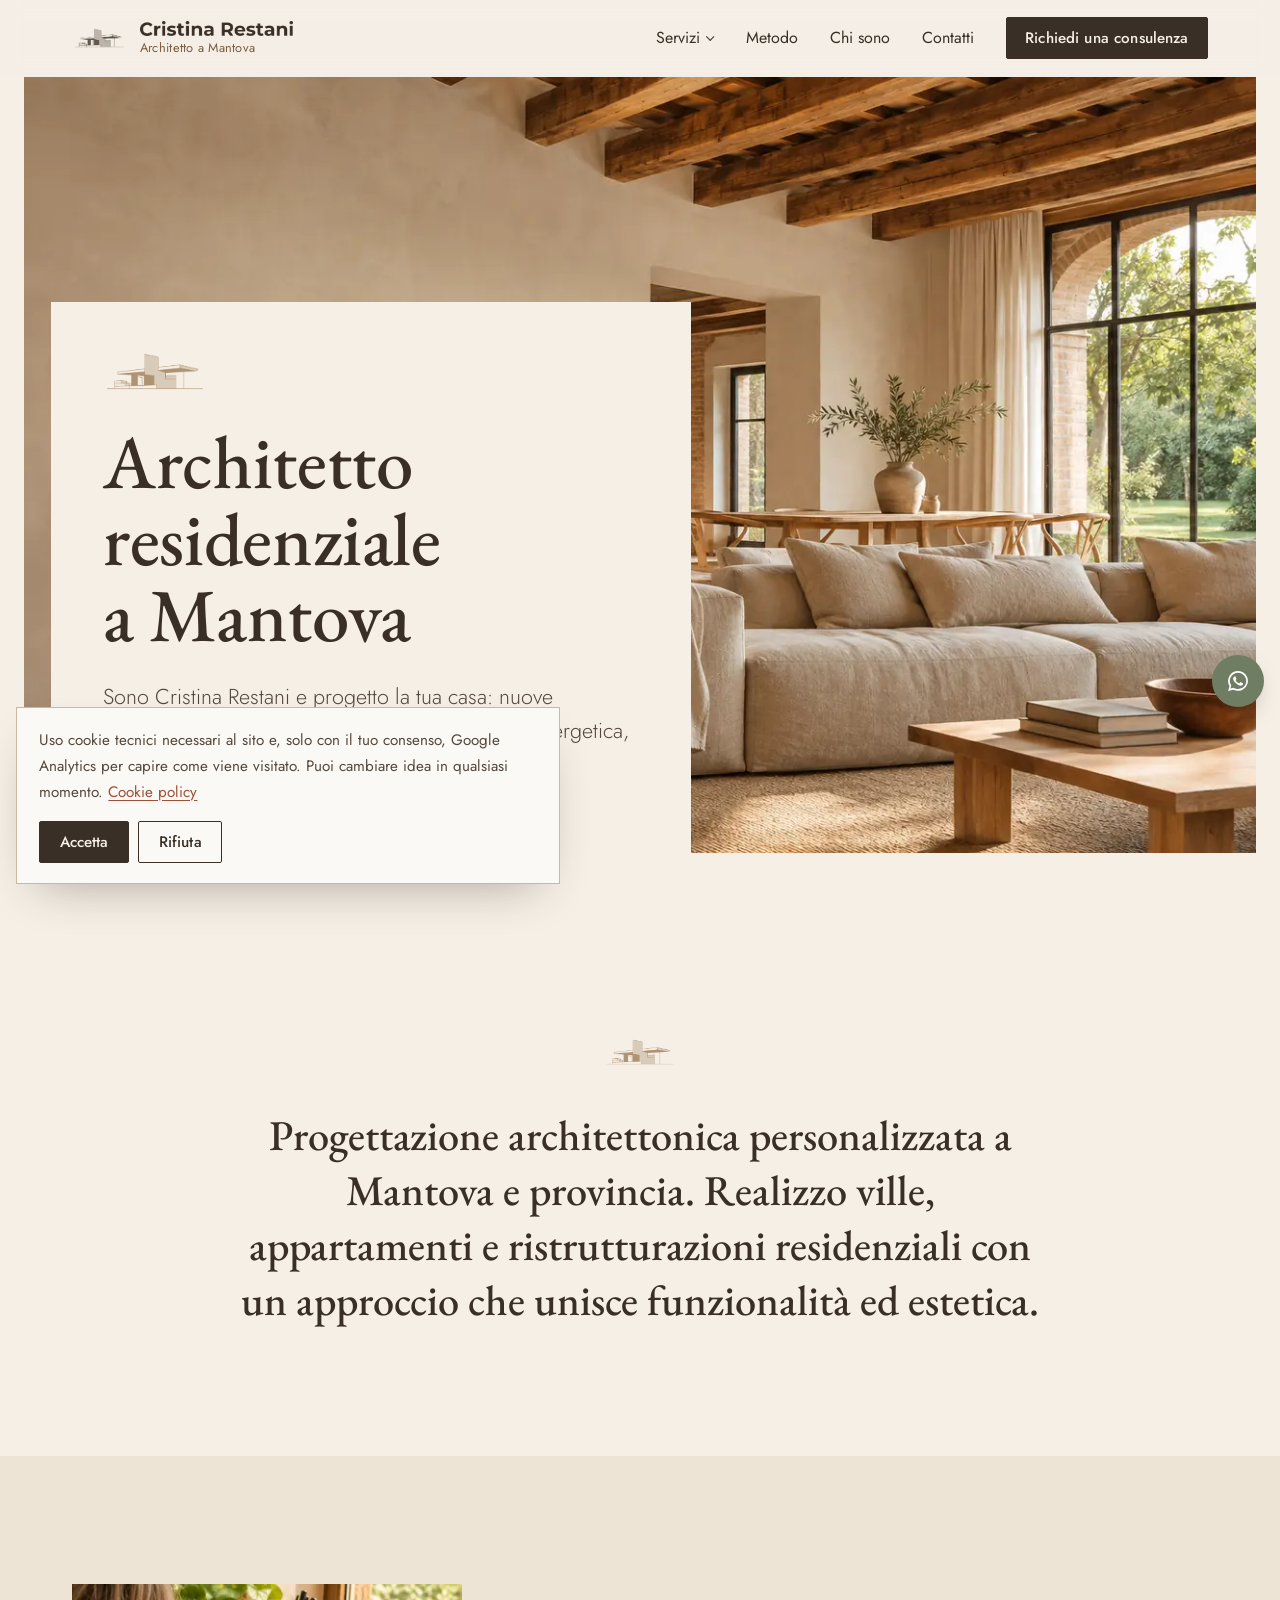
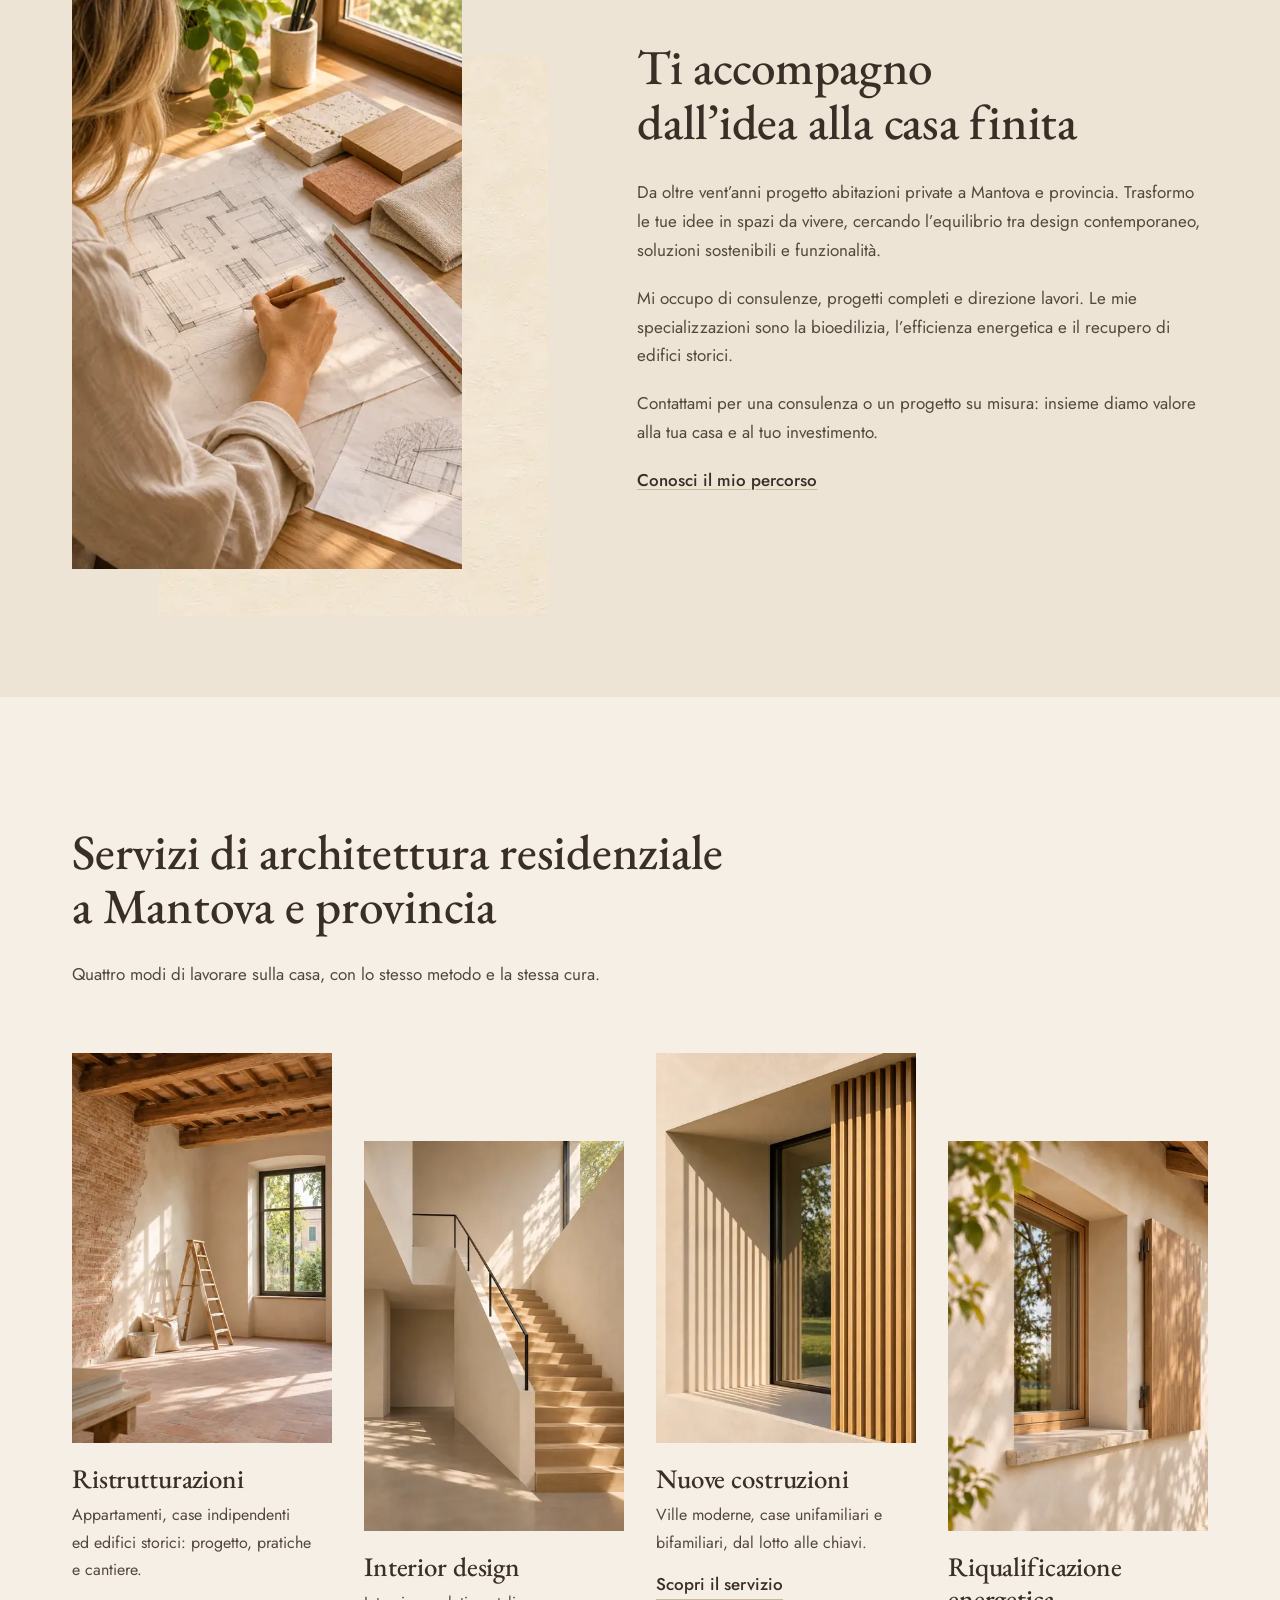
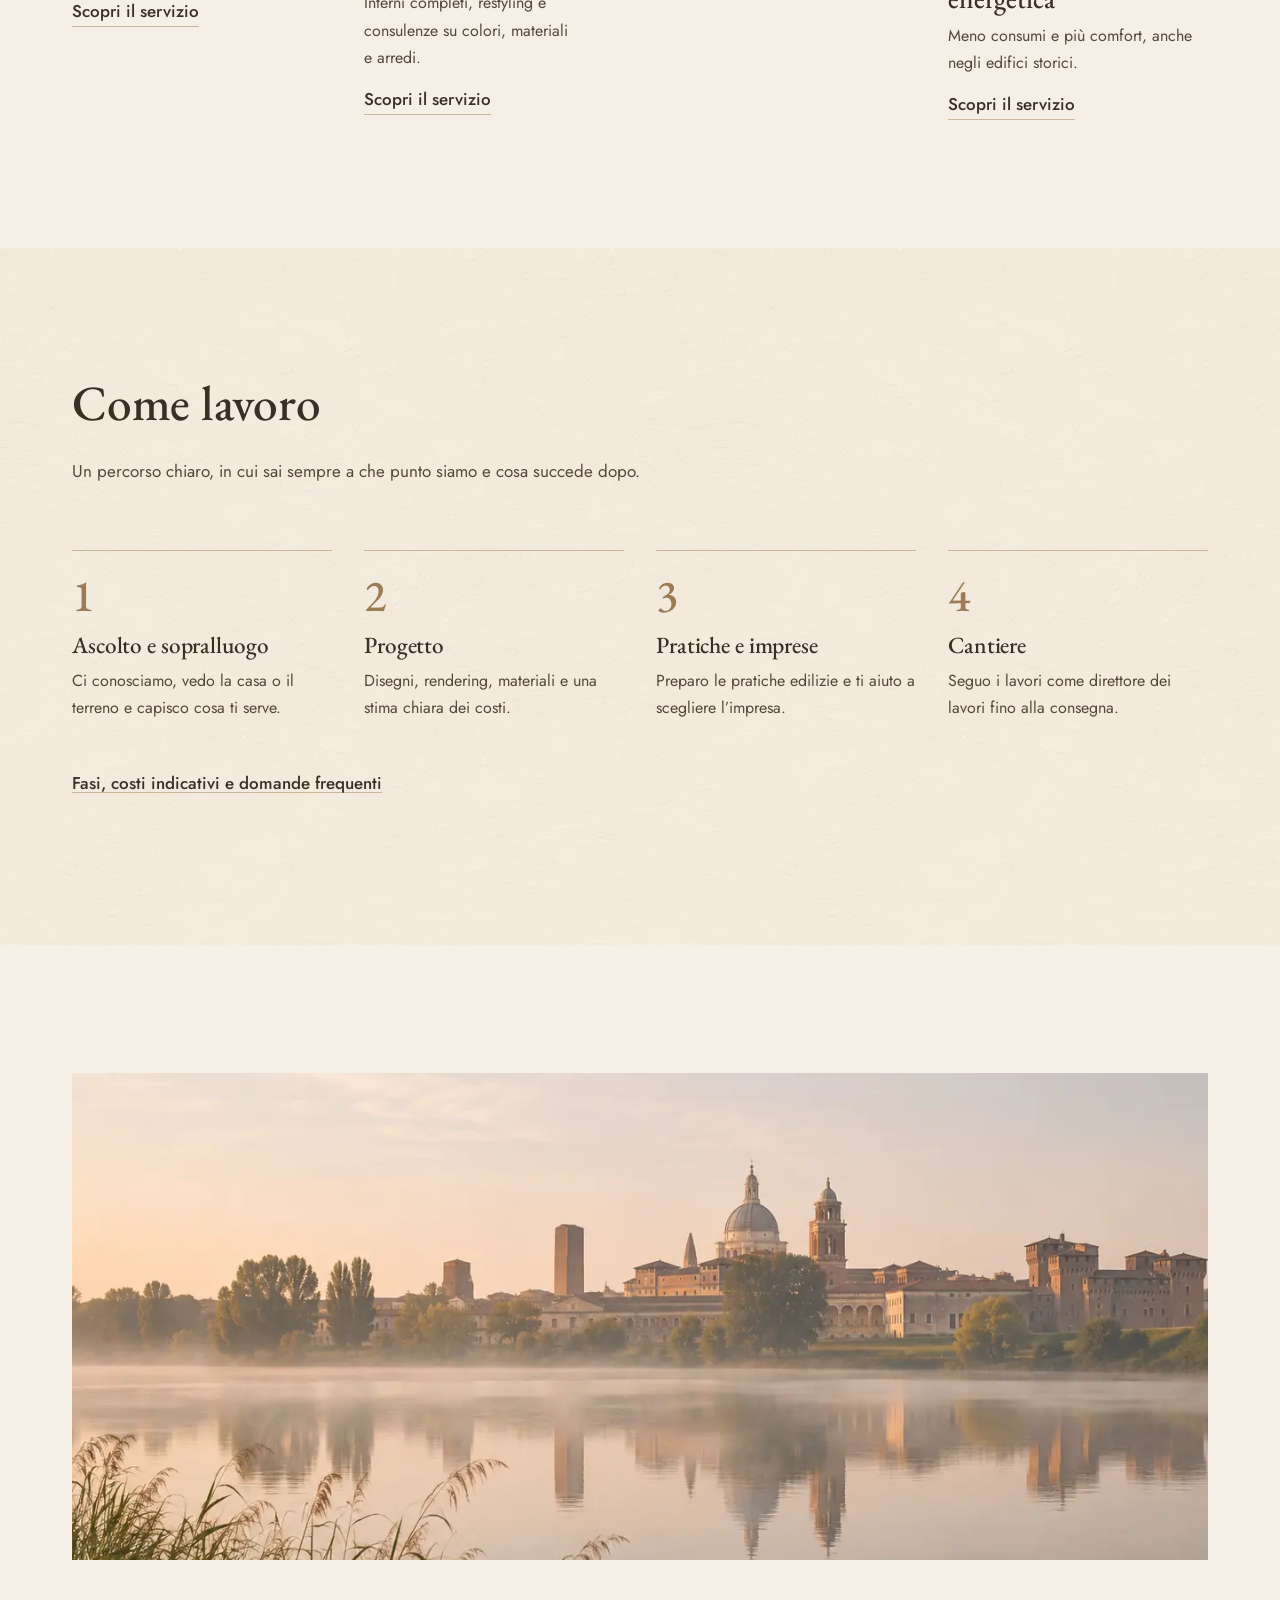
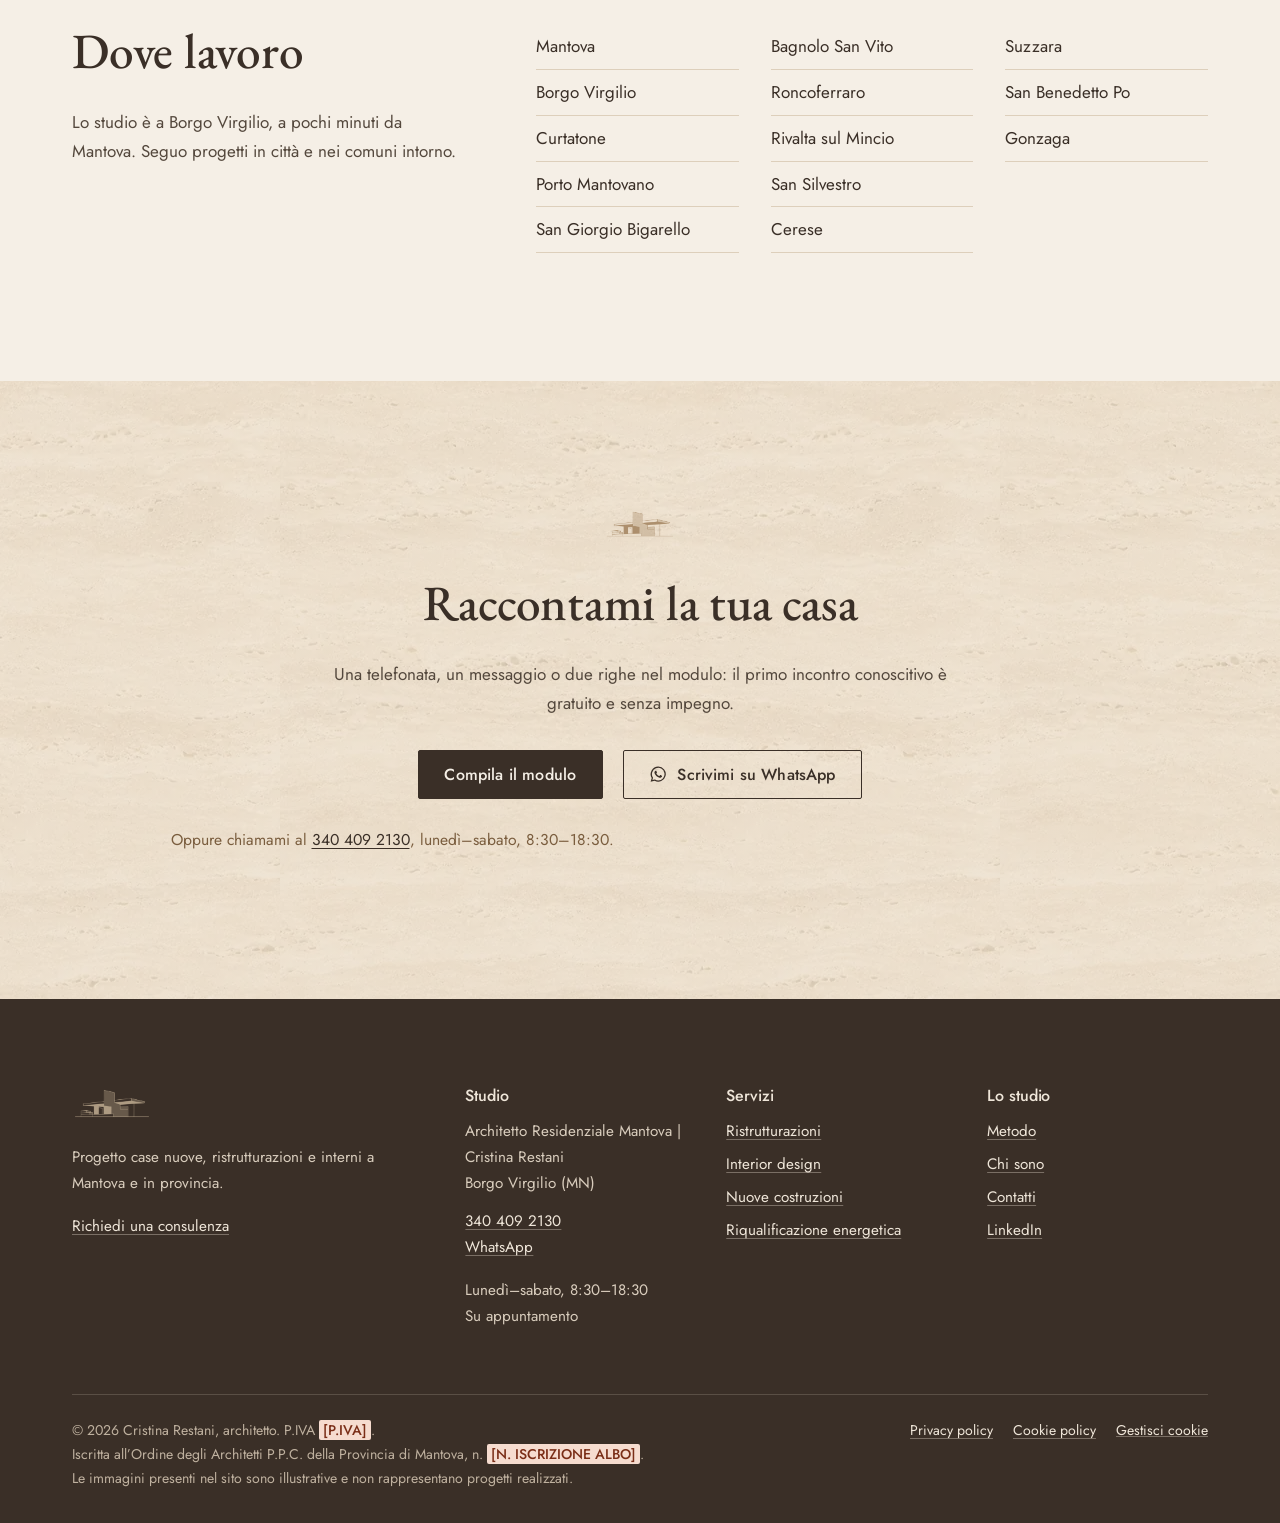
<file: index.html>
<!DOCTYPE html>
<html lang="it">
<head>
<meta charset="utf-8">
<meta name="viewport" content="width=device-width, initial-scale=1">
<title>Architetto Residenziale a Mantova | Progettazione Case | Cristina Restani</title>
<meta name="description" content="Architetto residenziale a Mantova: progettazione case, ristrutturazioni e interior design su misura. Consulenza e direzione lavori in tutta la provincia.">
<link rel="canonical" href="https://www.architettomantova.it/">
<meta name="robots" content="noindex, nofollow">
<meta property="og:type" content="website">
<meta property="og:locale" content="it_IT">
<meta property="og:site_name" content="Cristina Restani, architetto">
<meta property="og:title" content="Architetto Residenziale a Mantova | Progettazione Case | Cristina Restani">
<meta property="og:description" content="Architetto residenziale a Mantova: progettazione case, ristrutturazioni e interior design su misura. Consulenza e direzione lavori in tutta la provincia.">
<meta property="og:url" content="https://www.architettomantova.it/">
<meta property="og:image" content="https://www.architettomantova.it/assets/img/og-image.jpg">
<meta property="og:image:width" content="1200">
<meta property="og:image:height" content="630">
<meta name="twitter:card" content="summary_large_image">
<meta name="theme-color" content="#f5efe6">
<link rel="icon" href="favicon.ico" sizes="any">
<link rel="icon" type="image/png" sizes="32x32" href="assets/favicon/favicon-32x32.png">
<link rel="icon" type="image/png" sizes="16x16" href="assets/favicon/favicon-16x16.png">
<link rel="apple-touch-icon" href="assets/favicon/apple-touch-icon.png">
<link rel="manifest" href="site.webmanifest">
<link rel="preload" href="assets/fonts/eb-garamond-latin-wght-normal.woff2" as="font" type="font/woff2" crossorigin>
<link rel="preload" href="assets/fonts/jost-latin-400-normal.woff2" as="font" type="font/woff2" crossorigin>
<link rel="stylesheet" href="assets/css/style.css">
<script type="application/ld+json">{"@context":"https://schema.org","@type":"ProfessionalService","additionalType":"https://www.wikidata.org/wiki/Q42973","@id":"https://www.architettomantova.it/#studio","name":"Architetto Residenziale Mantova | Cristina Restani","alternateName":"Architetto Cristina Restani","description":"Architetto residenziale a Mantova: progettazione case, nuove costruzioni, ristrutturazioni, interior design e riqualificazione energetica. Consulenze e direzione lavori a Mantova e provincia.","url":"https://www.architettomantova.it/","image":"https://www.architettomantova.it/assets/img/og-image.jpg","logo":"https://www.architettomantova.it/assets/favicon/android-chrome-512x512.png","telephone":"+39 340 409 2130","email":"architettocristinarestani@gmail.com","address":{"@type":"PostalAddress","addressLocality":"Borgo Virgilio","addressRegion":"MN","addressCountry":"IT"},"openingHoursSpecification":[{"@type":"OpeningHoursSpecification","dayOfWeek":["Monday","Tuesday","Wednesday","Thursday","Friday","Saturday"],"opens":"08:30","closes":"18:30"}],"areaServed":[{"@type":"City","name":"Mantova"},{"@type":"City","name":"Borgo Virgilio"},{"@type":"City","name":"Curtatone"},{"@type":"City","name":"Porto Mantovano"},{"@type":"City","name":"San Giorgio Bigarello"},{"@type":"City","name":"Bagnolo San Vito"},{"@type":"City","name":"Roncoferraro"},{"@type":"City","name":"Rivalta sul Mincio"},{"@type":"City","name":"San Silvestro"},{"@type":"City","name":"Cerese"},{"@type":"City","name":"Suzzara"},{"@type":"City","name":"San Benedetto Po"},{"@type":"City","name":"Gonzaga"}],"founder":{"@type":"Person","name":"Cristina Restani","jobTitle":"Architetto","sameAs":["https://www.linkedin.com/in/cristina-restani-8320693a/"]},"sameAs":["https://www.linkedin.com/in/cristina-restani-8320693a/"],"knowsAbout":["Architettura residenziale","Ristrutturazioni","Interior design","Bioedilizia","Efficienza energetica","Recupero di edifici storici"]}</script>
</head>
<body class="tema-caldo">
<a class="skip-link" href="#contenuto">Vai al contenuto</a>
<header class="site-header">
  <div class="wrap site-header__bar">
    <a class="brand" href="./" aria-label="Cristina Restani, architetto: torna alla home">
      <span class="pict" aria-hidden="true"></span>
      <span class="brand__text"><span class="brand__name" aria-hidden="true"></span><span class="brand__role">Architetto a Mantova</span></span>
    </a>
    <button class="nav-toggle" type="button" aria-expanded="false" aria-controls="site-nav"><span class="nav-toggle__label">Menu</span><span class="nav-toggle__icon" aria-hidden="true"></span></button>
    <nav class="site-nav" id="site-nav" aria-label="Navigazione principale">
      <ul>
        <li><button class="nav-sub-toggle" type="button" aria-expanded="false" aria-controls="nav-servizi">Servizi</button>
          <ul class="nav-sub" id="nav-servizi" hidden><li><a href="ristrutturazioni/">Ristrutturazioni</a></li><li><a href="interior-design/">Interior design</a></li><li><a href="nuove-costruzioni/">Nuove costruzioni</a></li><li><a href="riqualificazione-energetica/">Riqualificazione energetica</a></li></ul></li>
        <li><a href="metodo/">Metodo</a></li>
        <li><a href="chi-sono/">Chi sono</a></li>
        <li><a href="contatti/">Contatti</a></li>
        <li class="nav-cta"><a class="btn btn--primary" href="contatti/#modulo">Richiedi una consulenza</a></li>
      </ul>
    </nav>
  </div>
</header>
<main id="contenuto">
<section class="hero-home">
  <div class="hero-home__frame"><img src="assets/img/home-hero-1280.webp" srcset="assets/img/home-hero-768.webp 768w, assets/img/home-hero-1280.webp 1280w, assets/img/home-hero-1536.webp 1536w" sizes="(min-width: 60em) calc(100vw - 3rem), 100vw" width="1536" height="1024" alt="Soggiorno luminoso in un casale della pianura padana ristrutturato, con travi a vista, pareti a calce, pavimento in cotto e divano in lino" fetchpriority="high"></div>
  <div class="hero-home__text">
    <span class="pict pict--draw" aria-hidden="true"></span>
    <h1>Architetto residenziale a Mantova</h1>
    <p class="lead">Sono Cristina Restani e progetto la tua casa: nuove costruzioni, ristrutturazioni, interni ed efficienza energetica, a Mantova e in provincia.</p>
    <div class="actions">
      <a class="btn btn--primary" href="contatti/#modulo">Richiedi una consulenza</a>
      <a class="btn btn--ghost" href="https://wa.me/393404092130?text=Ciao%20Cristina%2C%20ti%20scrivo%20dal%20sito%20architettomantova.it" rel="noopener"><svg viewBox="0 0 24 24" aria-hidden="true" fill="currentColor"><path d="M12.04 2a9.9 9.9 0 0 0-8.5 15l-1.4 5 5.2-1.36A9.9 9.9 0 1 0 12.04 2Zm0 18.1a8.2 8.2 0 0 1-4.18-1.15l-.3-.18-3.08.81.82-3-.2-.31a8.2 8.2 0 1 1 6.94 3.83Zm4.5-6.14c-.25-.12-1.46-.72-1.69-.8-.23-.08-.39-.12-.55.12-.16.25-.63.8-.78.97-.14.16-.29.18-.53.06a6.7 6.7 0 0 1-3.32-2.9c-.25-.43.25-.4.72-1.33.08-.16.04-.3-.02-.43-.06-.12-.55-1.33-.76-1.82-.2-.48-.4-.41-.55-.42h-.47a.9.9 0 0 0-.65.3 2.74 2.74 0 0 0-.86 2.04 4.76 4.76 0 0 0 1 2.53 10.9 10.9 0 0 0 4.17 3.69c1.55.67 2.16.73 2.94.61.47-.07 1.46-.6 1.66-1.17.2-.58.2-1.07.15-1.17-.06-.1-.22-.17-.46-.29Z"/></svg>WhatsApp</a>
    </div>
  </div>
</section>

<section class="section statement" style="padding-top:calc(var(--section) + 3.5rem)">
  <div class="wrap">
    <span class="pict" aria-hidden="true"></span>
    <p class="statement__text">Progettazione architettonica personalizzata a Mantova e provincia. Realizzo ville, appartamenti e ristrutturazioni residenziali con un approccio che unisce funzionalità ed estetica.</p>
  </div>
</section>

<section class="section section--alt" aria-labelledby="presentazione">
  <div class="wrap intro">
    <div class="intro__media"><img src="assets/img/home-studio-768.webp" srcset="assets/img/home-studio-480.webp 480w, assets/img/home-studio-768.webp 768w, assets/img/home-studio-1024.webp 1024w" sizes="(min-width: 56em) 30vw, 80vw" width="1024" height="1536" alt="Mano di un architetto che disegna una pianta su carta da lucido, accanto a campioni di travertino, rovere, cotto e lino" loading="lazy" decoding="async"></div>
    <div>
      <h2 id="presentazione">Ti accompagno dall’idea alla casa finita</h2>
      <p>Da oltre vent’anni progetto abitazioni private a Mantova e provincia. Trasformo le tue idee in spazi da vivere, cercando l’equilibrio tra design contemporaneo, soluzioni sostenibili e funzionalità.</p>
      <p>Mi occupo di consulenze, progetti completi e direzione lavori. Le mie specializzazioni sono la bioedilizia, l’efficienza energetica e il recupero di edifici storici.</p>
      <p>Contattami per una consulenza o un progetto su misura: insieme diamo valore alla tua casa e al tuo investimento.</p>
      <p><a class="link-quiet" href="chi-sono/">Conosci il mio percorso</a></p>
    </div>
  </div>
</section>

<section class="section" aria-labelledby="servizi">
  <div class="wrap">
    <div class="section__head">
      <h2 id="servizi">Servizi di architettura residenziale a Mantova e provincia</h2>
      <p>Quattro modi di lavorare sulla casa, con lo stesso metodo e la stessa cura.</p>
    </div>
    <div class="services"><article class="service">
  <div class="service__img"><img src="assets/img/card-ristrutturazioni-640.webp" srcset="assets/img/card-ristrutturazioni-400.webp 400w, assets/img/card-ristrutturazioni-640.webp 640w, assets/img/card-ristrutturazioni-1024.webp 1024w" sizes="(min-width: 64em) 23vw, (min-width: 38em) 45vw, 92vw" width="1024" height="1536" alt="Stanza di una casa storica durante una ristrutturazione, con muro in mattoni a vista, travi restaurate e luce da una finestra alta" loading="lazy" decoding="async"></div>
  <h3><a href="ristrutturazioni/">Ristrutturazioni</a></h3>
  <p>Appartamenti, case indipendenti ed edifici storici: progetto, pratiche e cantiere.</p>
  <span class="service__more" aria-hidden="true">Scopri il servizio</span>
</article><article class="service">
  <div class="service__img"><img src="assets/img/interni-minimal-scala-640.webp" srcset="assets/img/interni-minimal-scala-400.webp 400w, assets/img/interni-minimal-scala-640.webp 640w, assets/img/interni-minimal-scala-1024.webp 1024w" sizes="(min-width: 64em) 23vw, (min-width: 38em) 45vw, 92vw" width="1024" height="1536" alt="Scala minimale in rovere con parapetto sottile, pareti chiare e luce naturale dall’alto" loading="lazy" decoding="async"></div>
  <h3><a href="interior-design/">Interior design</a></h3>
  <p>Interni completi, restyling e consulenze su colori, materiali e arredi.</p>
  <span class="service__more" aria-hidden="true">Scopri il servizio</span>
</article><article class="service">
  <div class="service__img"><img src="assets/img/esterni-minimal-facciata-640.webp" srcset="assets/img/esterni-minimal-facciata-400.webp 400w, assets/img/esterni-minimal-facciata-640.webp 640w, assets/img/esterni-minimal-facciata-1024.webp 1024w" sizes="(min-width: 64em) 23vw, (min-width: 38em) 45vw, 92vw" width="1024" height="1536" alt="Facciata minimale di una casa nuova con intonaco chiaro e frangisole verticali in legno" loading="lazy" decoding="async"></div>
  <h3><a href="nuove-costruzioni/">Nuove costruzioni</a></h3>
  <p>Ville moderne, case unifamiliari e bifamiliari, dal lotto alle chiavi.</p>
  <span class="service__more" aria-hidden="true">Scopri il servizio</span>
</article><article class="service">
  <div class="service__img"><img src="assets/img/card-riqualificazione-640.webp" srcset="assets/img/card-riqualificazione-400.webp 400w, assets/img/card-riqualificazione-640.webp 640w, assets/img/card-riqualificazione-1024.webp 1024w" sizes="(min-width: 64em) 23vw, (min-width: 38em) 45vw, 92vw" width="1024" height="1536" alt="Dettaglio di una facciata riqualificata con serramento in legno ad alte prestazioni, spalletta isolata e persiana" loading="lazy" decoding="async"></div>
  <h3><a href="riqualificazione-energetica/">Riqualificazione energetica</a></h3>
  <p>Meno consumi e più comfort, anche negli edifici storici.</p>
  <span class="service__more" aria-hidden="true">Scopri il servizio</span>
</article></div>
  </div>
</section>

<section class="section section--soft" aria-labelledby="metodo-breve">
  <div class="wrap">
    <div class="section__head">
      <h2 id="metodo-breve">Come lavoro</h2>
      <p>Un percorso chiaro, in cui sai sempre a che punto siamo e cosa succede dopo.</p>
    </div>
    <ol class="steps steps--4">
      <li class="step"><h3>Ascolto e sopralluogo</h3><p>Ci conosciamo, vedo la casa o il terreno e capisco cosa ti serve.</p></li>
      <li class="step"><h3>Progetto</h3><p>Disegni, rendering, materiali e una stima chiara dei costi.</p></li>
      <li class="step"><h3>Pratiche e imprese</h3><p>Preparo le pratiche edilizie e ti aiuto a scegliere l’impresa.</p></li>
      <li class="step"><h3>Cantiere</h3><p>Seguo i lavori come direttore dei lavori fino alla consegna.</p></li>
    </ol>
    <p class="section__foot"><a class="link-quiet" href="metodo/">Fasi, costi indicativi e domande frequenti</a></p>
  </div>
</section>

<section class="section" aria-labelledby="zona">
  <div class="wrap">
    <div class="zone__media"><img src="assets/img/home-zona-1280.webp" srcset="assets/img/home-zona-768.webp 768w, assets/img/home-zona-1280.webp 1280w, assets/img/home-zona-1536.webp 1536w" sizes="(min-width: 76em) 72rem, 100vw" width="1536" height="1024" alt="Veduta all’alba di una città storica con torri e cupola, riflessa sull’acqua di un lago tra i canneti" loading="lazy" decoding="async"></div>
    <div class="zone">
      <div>
        <h2 id="zona">Dove lavoro</h2>
        <p>Lo studio è a Borgo Virgilio, a pochi minuti da Mantova. Seguo progetti in città e nei comuni intorno.</p>
      </div>
      <ul class="towns"><li>Mantova</li><li>Borgo Virgilio</li><li>Curtatone</li><li>Porto Mantovano</li><li>San Giorgio Bigarello</li><li>Bagnolo San Vito</li><li>Roncoferraro</li><li>Rivalta sul Mincio</li><li>San Silvestro</li><li>Cerese</li><li>Suzzara</li><li>San Benedetto Po</li><li>Gonzaga</li></ul>
    </div>
  </div>
</section>

<section class="section section--feature cta" aria-labelledby="cta-title">
  <div class="wrap">
    <span class="pict" aria-hidden="true"></span>
    <h2 id="cta-title">Raccontami la tua casa</h2>
    <p class="center">Una telefonata, un messaggio o due righe nel modulo: il primo incontro conoscitivo è gratuito e senza impegno.</p>
    <div class="actions">
      <a class="btn btn--primary" href="contatti/#modulo">Compila il modulo</a>
      <a class="btn btn--ghost" href="https://wa.me/393404092130?text=Ciao%20Cristina%2C%20ti%20scrivo%20dal%20sito%20architettomantova.it" rel="noopener"><svg viewBox="0 0 24 24" aria-hidden="true" fill="currentColor"><path d="M12.04 2a9.9 9.9 0 0 0-8.5 15l-1.4 5 5.2-1.36A9.9 9.9 0 1 0 12.04 2Zm0 18.1a8.2 8.2 0 0 1-4.18-1.15l-.3-.18-3.08.81.82-3-.2-.31a8.2 8.2 0 1 1 6.94 3.83Zm4.5-6.14c-.25-.12-1.46-.72-1.69-.8-.23-.08-.39-.12-.55.12-.16.25-.63.8-.78.97-.14.16-.29.18-.53.06a6.7 6.7 0 0 1-3.32-2.9c-.25-.43.25-.4.72-1.33.08-.16.04-.3-.02-.43-.06-.12-.55-1.33-.76-1.82-.2-.48-.4-.41-.55-.42h-.47a.9.9 0 0 0-.65.3 2.74 2.74 0 0 0-.86 2.04 4.76 4.76 0 0 0 1 2.53 10.9 10.9 0 0 0 4.17 3.69c1.55.67 2.16.73 2.94.61.47-.07 1.46-.6 1.66-1.17.2-.58.2-1.07.15-1.17-.06-.1-.22-.17-.46-.29Z"/></svg>Scrivimi su WhatsApp</a>
    </div>
    <p class="cta__phone">Oppure chiamami al <a href="tel:+393404092130">340 409 2130</a>, lunedì–sabato, 8:30–18:30.</p>
  </div>
</section>
</main>
<footer class="site-footer">
  <div class="wrap">
    <div class="footer-grid">
      <div class="footer-brand">
        <span class="pict" aria-hidden="true"></span>
        <p>Progetto case nuove, ristrutturazioni e interni a Mantova e in provincia.</p>
        <p><a href="contatti/#modulo">Richiedi una consulenza</a></p>
      </div>
      <div>
        <h2>Studio</h2>
        <address>Architetto Residenziale Mantova | Cristina Restani<br>Borgo Virgilio (MN)</address>
        <p style="margin-top:.8rem"><a href="tel:+393404092130">340 409 2130</a><br><a href="https://wa.me/393404092130?text=Ciao%20Cristina%2C%20ti%20scrivo%20dal%20sito%20architettomantova.it" rel="noopener">WhatsApp</a></p>
        <p>Lunedì–sabato, 8:30–18:30<br>Su appuntamento</p>
      </div>
      <div>
        <h2>Servizi</h2>
        <ul><li><a href="ristrutturazioni/">Ristrutturazioni</a></li><li><a href="interior-design/">Interior design</a></li><li><a href="nuove-costruzioni/">Nuove costruzioni</a></li><li><a href="riqualificazione-energetica/">Riqualificazione energetica</a></li></ul>
      </div>
      <div>
        <h2>Lo studio</h2>
        <ul>
          <li><a href="metodo/">Metodo</a></li>
          <li><a href="chi-sono/">Chi sono</a></li>
          <li><a href="contatti/">Contatti</a></li>
          <li><a href="https://www.linkedin.com/in/cristina-restani-8320693a/" rel="noopener">LinkedIn</a></li>
        </ul>
      </div>
    </div>
    <div class="footer-bottom">
      <div>
        <p>© 2026 Cristina Restani, architetto. P.IVA <span class="placeholder">[P.IVA]</span>.<br>Iscritta all’Ordine degli Architetti P.P.C. della Provincia di Mantova, n. <span class="placeholder">[N. ISCRIZIONE ALBO]</span>.</p>
        <p>Le immagini presenti nel sito sono illustrative e non rappresentano progetti realizzati.</p>
      </div>
      <p class="footer-legal"><a href="privacy-policy/">Privacy policy</a> <a href="cookie-policy/">Cookie policy</a> <button class="linkbtn" type="button" data-cookie-settings>Gestisci cookie</button></p>
    </div>
  </div>
</footer>
<a class="wa-float" href="https://wa.me/393404092130?text=Ciao%20Cristina%2C%20ti%20scrivo%20dal%20sito%20architettomantova.it" rel="noopener" aria-label="Scrivimi su WhatsApp"><svg viewBox="0 0 24 24" aria-hidden="true" fill="currentColor"><path d="M12.04 2a9.9 9.9 0 0 0-8.5 15l-1.4 5 5.2-1.36A9.9 9.9 0 1 0 12.04 2Zm0 18.1a8.2 8.2 0 0 1-4.18-1.15l-.3-.18-3.08.81.82-3-.2-.31a8.2 8.2 0 1 1 6.94 3.83Zm4.5-6.14c-.25-.12-1.46-.72-1.69-.8-.23-.08-.39-.12-.55.12-.16.25-.63.8-.78.97-.14.16-.29.18-.53.06a6.7 6.7 0 0 1-3.32-2.9c-.25-.43.25-.4.72-1.33.08-.16.04-.3-.02-.43-.06-.12-.55-1.33-.76-1.82-.2-.48-.4-.41-.55-.42h-.47a.9.9 0 0 0-.65.3 2.74 2.74 0 0 0-.86 2.04 4.76 4.76 0 0 0 1 2.53 10.9 10.9 0 0 0 4.17 3.69c1.55.67 2.16.73 2.94.61.47-.07 1.46-.6 1.66-1.17.2-.58.2-1.07.15-1.17-.06-.1-.22-.17-.46-.29Z"/></svg></a>
<div class="cookie-banner" id="cookie-banner" role="dialog" aria-live="polite" aria-label="Preferenze sui cookie" hidden>
  <p>Uso cookie tecnici necessari al sito e, solo con il tuo consenso, Google Analytics per capire come viene visitato. Puoi cambiare idea in qualsiasi momento. <a href="cookie-policy/">Cookie policy</a></p>
  <div class="actions"><button class="btn btn--primary" type="button" data-consent="accept">Accetta</button><button class="btn btn--ghost" type="button" data-consent="reject">Rifiuta</button></div>
</div>
<script src="assets/js/main.js" defer></script>
</body>
</html>
</file>
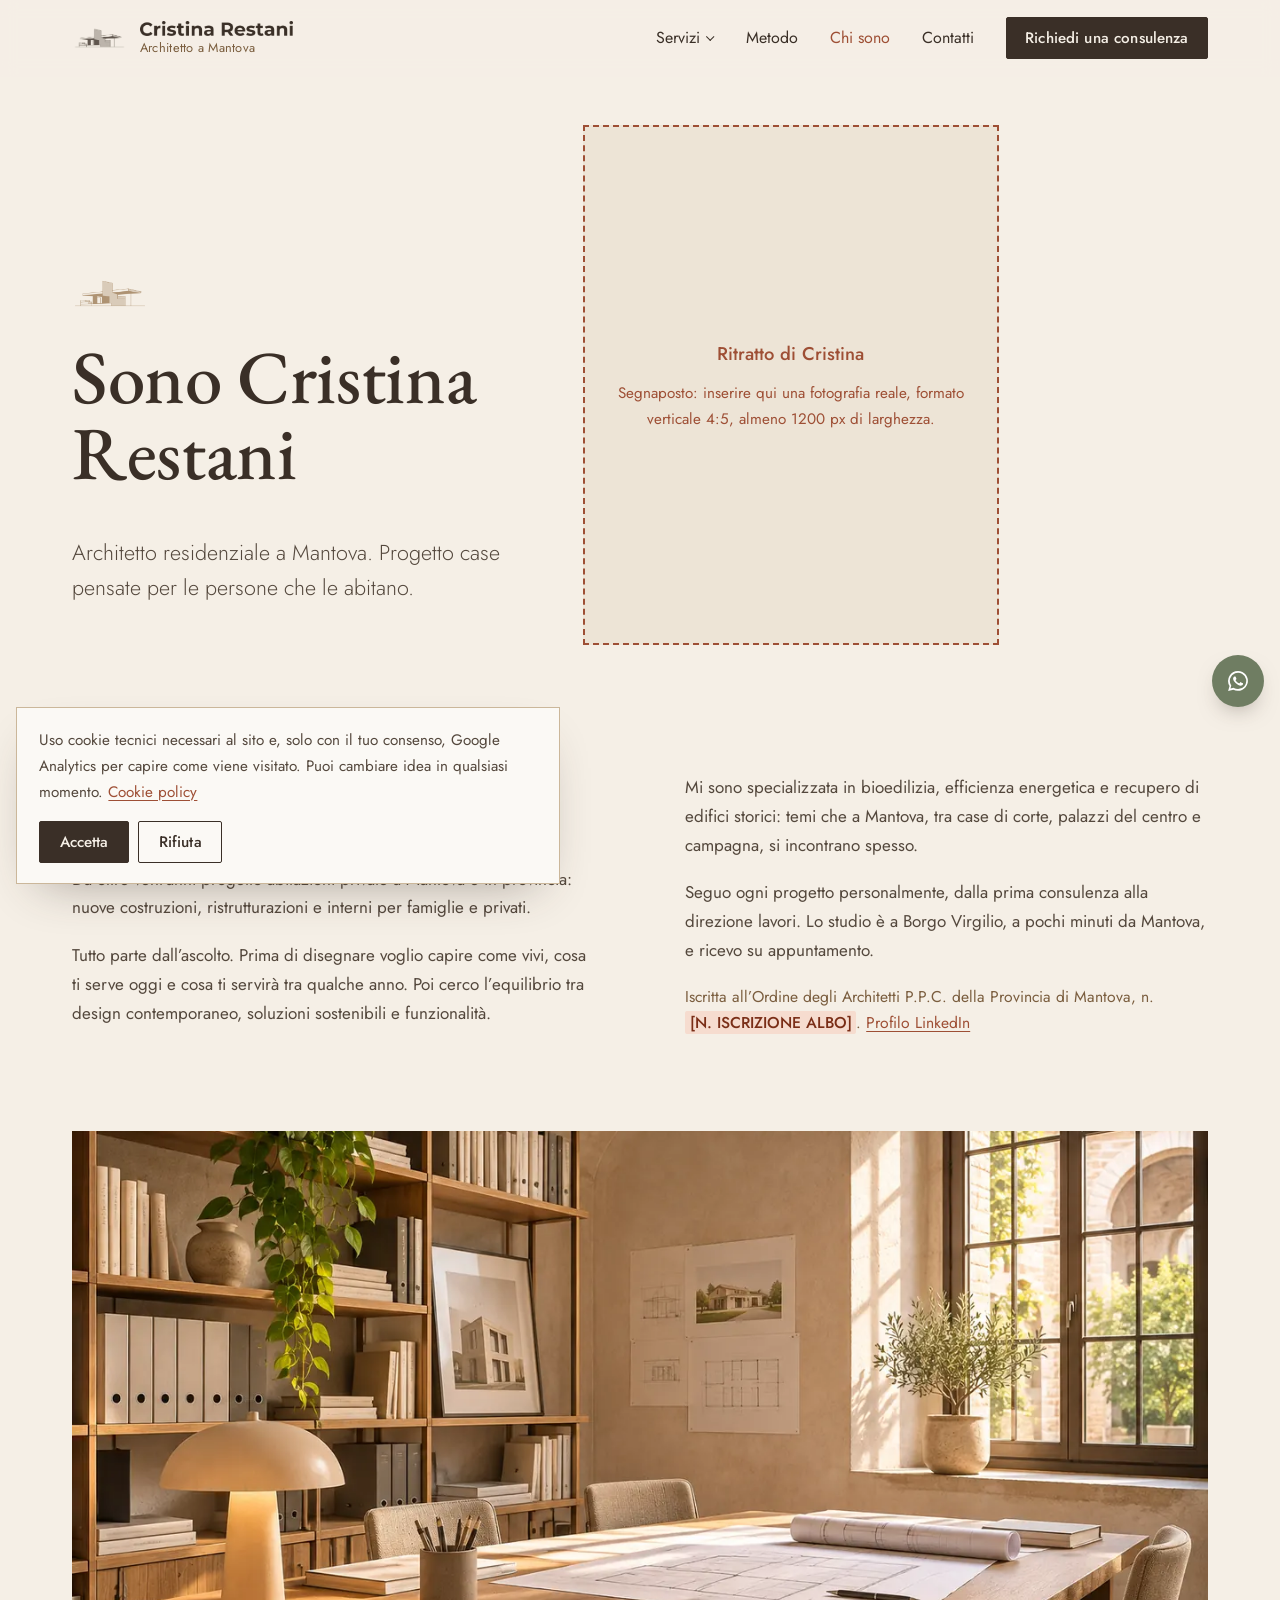
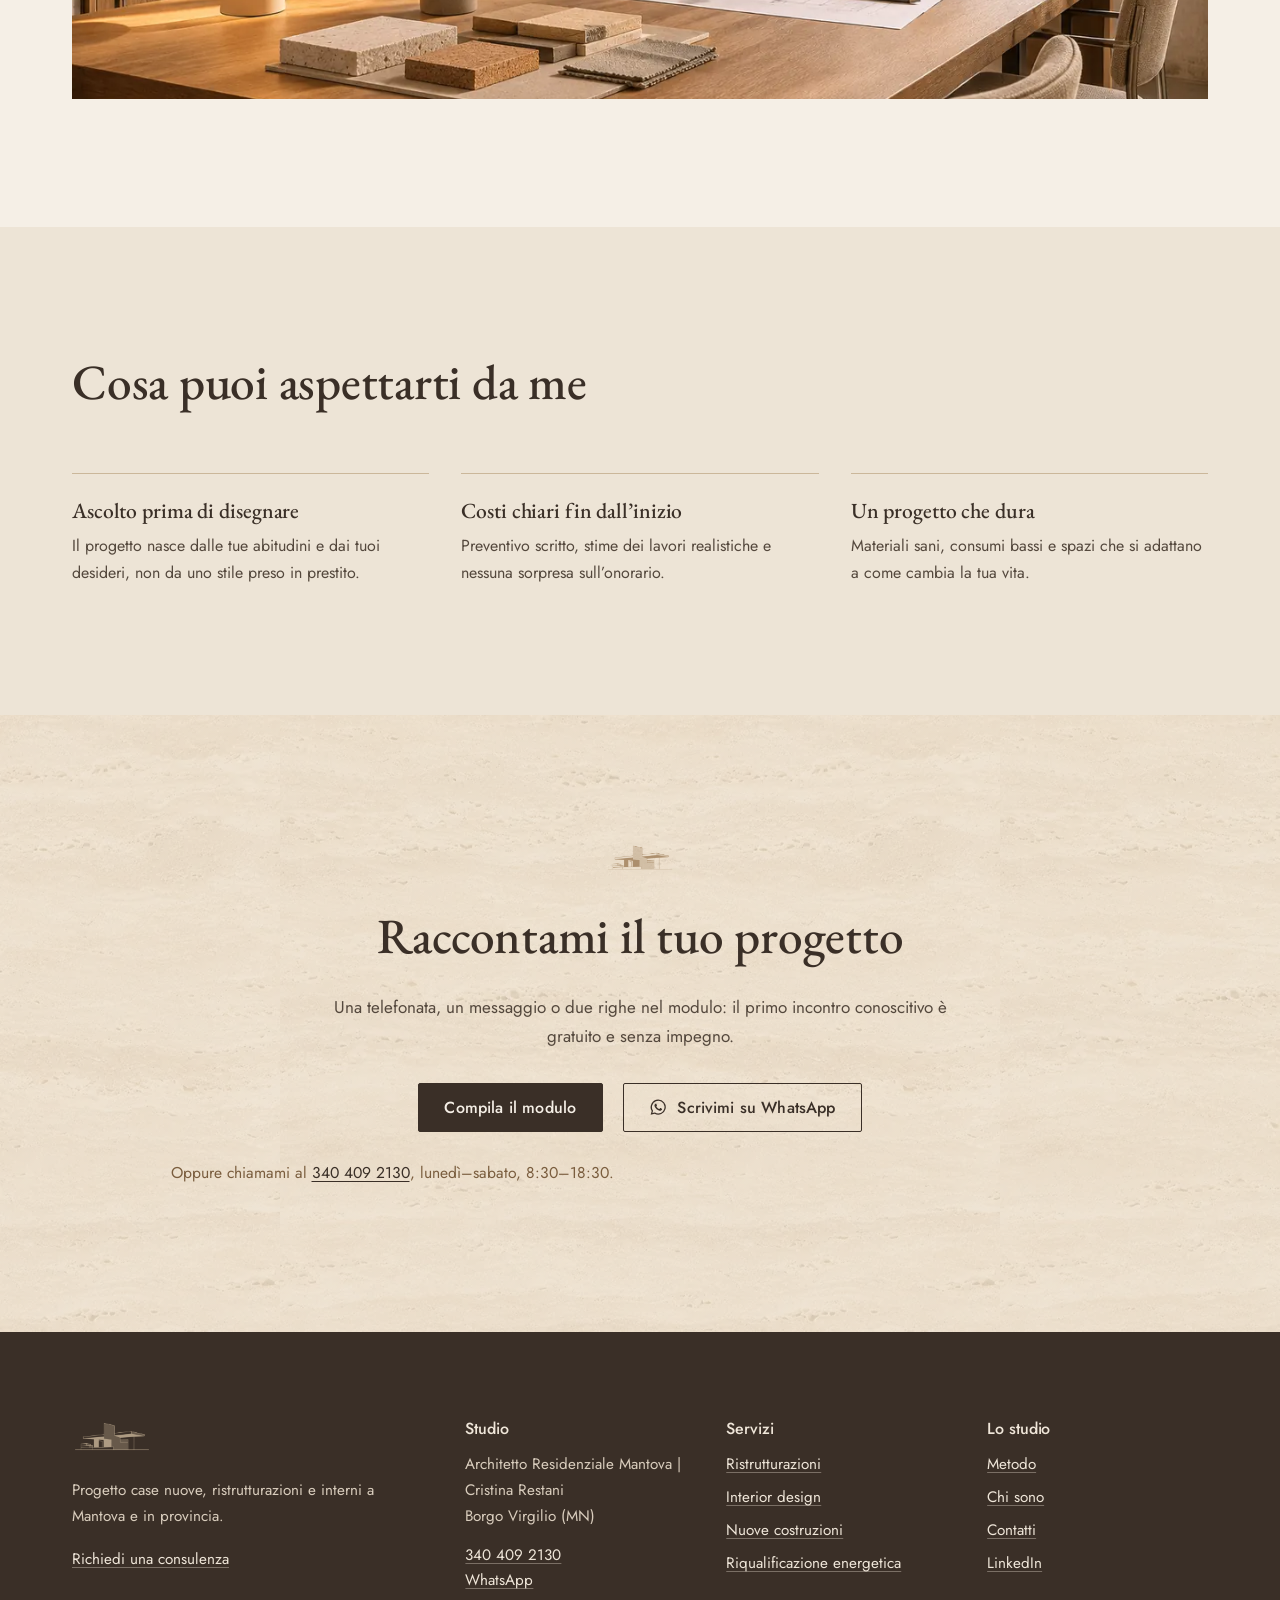
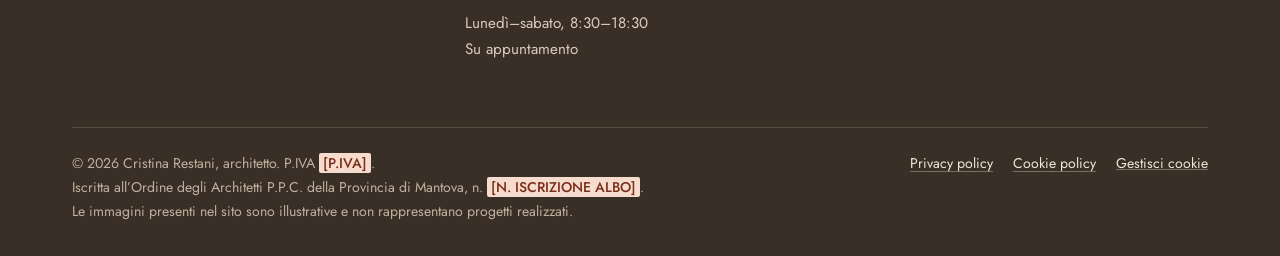
<file: chi-sono/index.html>
<!DOCTYPE html>
<html lang="it">
<head>
<meta charset="utf-8">
<meta name="viewport" content="width=device-width, initial-scale=1">
<title>Chi sono | Cristina Restani, architetto a Mantova</title>
<meta name="description" content="Cristina Restani, architetto residenziale a Mantova: nuove costruzioni, ristrutturazioni e interni, con attenzione a bioedilizia, efficienza energetica ed edifici storici.">
<link rel="canonical" href="https://www.architettomantova.it/chi-sono/">
<meta name="robots" content="noindex, nofollow">
<meta property="og:type" content="website">
<meta property="og:locale" content="it_IT">
<meta property="og:site_name" content="Cristina Restani, architetto">
<meta property="og:title" content="Chi sono | Cristina Restani, architetto a Mantova">
<meta property="og:description" content="Cristina Restani, architetto residenziale a Mantova: nuove costruzioni, ristrutturazioni e interni, con attenzione a bioedilizia, efficienza energetica ed edifici storici.">
<meta property="og:url" content="https://www.architettomantova.it/chi-sono/">
<meta property="og:image" content="https://www.architettomantova.it/assets/img/og-image.jpg">
<meta property="og:image:width" content="1200">
<meta property="og:image:height" content="630">
<meta name="twitter:card" content="summary_large_image">
<meta name="theme-color" content="#f5efe6">
<link rel="icon" href="../favicon.ico" sizes="any">
<link rel="icon" type="image/png" sizes="32x32" href="../assets/favicon/favicon-32x32.png">
<link rel="icon" type="image/png" sizes="16x16" href="../assets/favicon/favicon-16x16.png">
<link rel="apple-touch-icon" href="../assets/favicon/apple-touch-icon.png">
<link rel="manifest" href="../site.webmanifest">
<link rel="preload" href="../assets/fonts/eb-garamond-latin-wght-normal.woff2" as="font" type="font/woff2" crossorigin>
<link rel="preload" href="../assets/fonts/jost-latin-400-normal.woff2" as="font" type="font/woff2" crossorigin>
<link rel="stylesheet" href="../assets/css/style.css">
<script type="application/ld+json">{"@context":"https://schema.org","@type":"ProfessionalService","additionalType":"https://www.wikidata.org/wiki/Q42973","@id":"https://www.architettomantova.it/#studio","name":"Architetto Residenziale Mantova | Cristina Restani","alternateName":"Architetto Cristina Restani","description":"Architetto residenziale a Mantova: progettazione case, nuove costruzioni, ristrutturazioni, interior design e riqualificazione energetica. Consulenze e direzione lavori a Mantova e provincia.","url":"https://www.architettomantova.it/","image":"https://www.architettomantova.it/assets/img/og-image.jpg","logo":"https://www.architettomantova.it/assets/favicon/android-chrome-512x512.png","telephone":"+39 340 409 2130","email":"architettocristinarestani@gmail.com","address":{"@type":"PostalAddress","addressLocality":"Borgo Virgilio","addressRegion":"MN","addressCountry":"IT"},"openingHoursSpecification":[{"@type":"OpeningHoursSpecification","dayOfWeek":["Monday","Tuesday","Wednesday","Thursday","Friday","Saturday"],"opens":"08:30","closes":"18:30"}],"areaServed":[{"@type":"City","name":"Mantova"},{"@type":"City","name":"Borgo Virgilio"},{"@type":"City","name":"Curtatone"},{"@type":"City","name":"Porto Mantovano"},{"@type":"City","name":"San Giorgio Bigarello"},{"@type":"City","name":"Bagnolo San Vito"},{"@type":"City","name":"Roncoferraro"},{"@type":"City","name":"Rivalta sul Mincio"},{"@type":"City","name":"San Silvestro"},{"@type":"City","name":"Cerese"},{"@type":"City","name":"Suzzara"},{"@type":"City","name":"San Benedetto Po"},{"@type":"City","name":"Gonzaga"}],"founder":{"@type":"Person","name":"Cristina Restani","jobTitle":"Architetto","sameAs":["https://www.linkedin.com/in/cristina-restani-8320693a/"]},"sameAs":["https://www.linkedin.com/in/cristina-restani-8320693a/"],"knowsAbout":["Architettura residenziale","Ristrutturazioni","Interior design","Bioedilizia","Efficienza energetica","Recupero di edifici storici"]}</script>
<script type="application/ld+json">{"@context":"https://schema.org","@type":"BreadcrumbList","itemListElement":[{"@type":"ListItem","position":1,"name":"Home","item":"https://www.architettomantova.it/"},{"@type":"ListItem","position":2,"name":"Chi sono","item":"https://www.architettomantova.it/chi-sono/"}]}</script>
</head>
<body class="tema-caldo">
<a class="skip-link" href="#contenuto">Vai al contenuto</a>
<header class="site-header">
  <div class="wrap site-header__bar">
    <a class="brand" href="../" aria-label="Cristina Restani, architetto: torna alla home">
      <span class="pict" aria-hidden="true"></span>
      <span class="brand__text"><span class="brand__name" aria-hidden="true"></span><span class="brand__role">Architetto a Mantova</span></span>
    </a>
    <button class="nav-toggle" type="button" aria-expanded="false" aria-controls="site-nav"><span class="nav-toggle__label">Menu</span><span class="nav-toggle__icon" aria-hidden="true"></span></button>
    <nav class="site-nav" id="site-nav" aria-label="Navigazione principale">
      <ul>
        <li><button class="nav-sub-toggle" type="button" aria-expanded="false" aria-controls="nav-servizi">Servizi</button>
          <ul class="nav-sub" id="nav-servizi" hidden><li><a href="../ristrutturazioni/">Ristrutturazioni</a></li><li><a href="../interior-design/">Interior design</a></li><li><a href="../nuove-costruzioni/">Nuove costruzioni</a></li><li><a href="../riqualificazione-energetica/">Riqualificazione energetica</a></li></ul></li>
        <li><a href="../metodo/">Metodo</a></li>
        <li><a href="../chi-sono/" aria-current="page">Chi sono</a></li>
        <li><a href="../contatti/">Contatti</a></li>
        <li class="nav-cta"><a class="btn btn--primary" href="../contatti/#modulo">Richiedi una consulenza</a></li>
      </ul>
    </nav>
  </div>
</header>
<main id="contenuto">
<section class="hero-page">
  <div class="wrap hero-page__grid">
    <div class="hero-page__media" style="margin:0">
      <div class="portrait-slot" role="img" aria-label="Spazio riservato al ritratto di Cristina Restani">
        <strong>Ritratto di Cristina</strong>
        <span>Segnaposto: inserire qui una fotografia reale, formato verticale 4:5, almeno 1200 px di larghezza.</span>
      </div>
    </div>
    <div class="hero-page__text">
      <span class="pict pict--draw" aria-hidden="true"></span>
      <h1>Sono Cristina Restani</h1>
      <p class="lead">Architetto residenziale a Mantova. Progetto case pensate per le persone che le abitano.</p>
    </div>
  </div>
</section>

<section class="section">
  <div class="wrap split">
    <div class="prose">
      <h2>Il mio lavoro</h2>
      <p>Da oltre vent’anni progetto abitazioni private a Mantova e in provincia: nuove costruzioni, ristrutturazioni e interni per famiglie e privati.</p>
      <p>Tutto parte dall’ascolto. Prima di disegnare voglio capire come vivi, cosa ti serve oggi e cosa ti servirà tra qualche anno. Poi cerco l’equilibrio tra design contemporaneo, soluzioni sostenibili e funzionalità.</p>
    </div>
    <div class="prose">
      <p>Mi sono specializzata in bioedilizia, efficienza energetica e recupero di edifici storici: temi che a Mantova, tra case di corte, palazzi del centro e campagna, si incontrano spesso.</p>
      <p>Seguo ogni progetto personalmente, dalla prima consulenza alla direzione lavori. Lo studio è a Borgo Virgilio, a pochi minuti da Mantova, e ricevo su appuntamento.</p>
      <p class="credentials">Iscritta all’Ordine degli Architetti P.P.C. della Provincia di Mantova, n. <span class="placeholder">[N. ISCRIZIONE ALBO]</span>. <a href="https://www.linkedin.com/in/cristina-restani-8320693a/" rel="noopener">Profilo LinkedIn</a></p>
    </div>
  </div>
  <div class="wrap wide-media"><img src="../assets/img/chisono-studio-1280.webp" srcset="../assets/img/chisono-studio-768.webp 768w, ../assets/img/chisono-studio-1280.webp 1280w, ../assets/img/chisono-studio-1536.webp 1536w" sizes="(min-width: 76em) 72rem, 100vw" width="1536" height="1024" alt="Piccolo studio di architettura in un edificio storico, con un grande tavolo in legno, disegni, campioni di materiali e librerie" loading="lazy" decoding="async"></div>
</section>

<section class="section section--alt" aria-labelledby="principi">
  <div class="wrap">
    <div class="section__head"><h2 id="principi">Cosa puoi aspettarti da me</h2></div>
    <div class="principles">
      <div class="offer__item"><h3>Ascolto prima di disegnare</h3><p>Il progetto nasce dalle tue abitudini e dai tuoi desideri, non da uno stile preso in prestito.</p></div>
      <div class="offer__item"><h3>Costi chiari fin dall’inizio</h3><p>Preventivo scritto, stime dei lavori realistiche e nessuna sorpresa sull’onorario.</p></div>
      <div class="offer__item"><h3>Un progetto che dura</h3><p>Materiali sani, consumi bassi e spazi che si adattano a come cambia la tua vita.</p></div>
    </div>
  </div>
</section>

<section class="section section--feature cta" aria-labelledby="cta-title">
  <div class="wrap">
    <span class="pict" aria-hidden="true"></span>
    <h2 id="cta-title">Raccontami il tuo progetto</h2>
    <p class="center">Una telefonata, un messaggio o due righe nel modulo: il primo incontro conoscitivo è gratuito e senza impegno.</p>
    <div class="actions">
      <a class="btn btn--primary" href="../contatti/#modulo">Compila il modulo</a>
      <a class="btn btn--ghost" href="https://wa.me/393404092130?text=Ciao%20Cristina%2C%20ti%20scrivo%20dal%20sito%20architettomantova.it" rel="noopener"><svg viewBox="0 0 24 24" aria-hidden="true" fill="currentColor"><path d="M12.04 2a9.9 9.9 0 0 0-8.5 15l-1.4 5 5.2-1.36A9.9 9.9 0 1 0 12.04 2Zm0 18.1a8.2 8.2 0 0 1-4.18-1.15l-.3-.18-3.08.81.82-3-.2-.31a8.2 8.2 0 1 1 6.94 3.83Zm4.5-6.14c-.25-.12-1.46-.72-1.69-.8-.23-.08-.39-.12-.55.12-.16.25-.63.8-.78.97-.14.16-.29.18-.53.06a6.7 6.7 0 0 1-3.32-2.9c-.25-.43.25-.4.72-1.33.08-.16.04-.3-.02-.43-.06-.12-.55-1.33-.76-1.82-.2-.48-.4-.41-.55-.42h-.47a.9.9 0 0 0-.65.3 2.74 2.74 0 0 0-.86 2.04 4.76 4.76 0 0 0 1 2.53 10.9 10.9 0 0 0 4.17 3.69c1.55.67 2.16.73 2.94.61.47-.07 1.46-.6 1.66-1.17.2-.58.2-1.07.15-1.17-.06-.1-.22-.17-.46-.29Z"/></svg>Scrivimi su WhatsApp</a>
    </div>
    <p class="cta__phone">Oppure chiamami al <a href="tel:+393404092130">340 409 2130</a>, lunedì–sabato, 8:30–18:30.</p>
  </div>
</section>
</main>
<footer class="site-footer">
  <div class="wrap">
    <div class="footer-grid">
      <div class="footer-brand">
        <span class="pict" aria-hidden="true"></span>
        <p>Progetto case nuove, ristrutturazioni e interni a Mantova e in provincia.</p>
        <p><a href="../contatti/#modulo">Richiedi una consulenza</a></p>
      </div>
      <div>
        <h2>Studio</h2>
        <address>Architetto Residenziale Mantova | Cristina Restani<br>Borgo Virgilio (MN)</address>
        <p style="margin-top:.8rem"><a href="tel:+393404092130">340 409 2130</a><br><a href="https://wa.me/393404092130?text=Ciao%20Cristina%2C%20ti%20scrivo%20dal%20sito%20architettomantova.it" rel="noopener">WhatsApp</a></p>
        <p>Lunedì–sabato, 8:30–18:30<br>Su appuntamento</p>
      </div>
      <div>
        <h2>Servizi</h2>
        <ul><li><a href="../ristrutturazioni/">Ristrutturazioni</a></li><li><a href="../interior-design/">Interior design</a></li><li><a href="../nuove-costruzioni/">Nuove costruzioni</a></li><li><a href="../riqualificazione-energetica/">Riqualificazione energetica</a></li></ul>
      </div>
      <div>
        <h2>Lo studio</h2>
        <ul>
          <li><a href="../metodo/">Metodo</a></li>
          <li><a href="../chi-sono/">Chi sono</a></li>
          <li><a href="../contatti/">Contatti</a></li>
          <li><a href="https://www.linkedin.com/in/cristina-restani-8320693a/" rel="noopener">LinkedIn</a></li>
        </ul>
      </div>
    </div>
    <div class="footer-bottom">
      <div>
        <p>© 2026 Cristina Restani, architetto. P.IVA <span class="placeholder">[P.IVA]</span>.<br>Iscritta all’Ordine degli Architetti P.P.C. della Provincia di Mantova, n. <span class="placeholder">[N. ISCRIZIONE ALBO]</span>.</p>
        <p>Le immagini presenti nel sito sono illustrative e non rappresentano progetti realizzati.</p>
      </div>
      <p class="footer-legal"><a href="../privacy-policy/">Privacy policy</a> <a href="../cookie-policy/">Cookie policy</a> <button class="linkbtn" type="button" data-cookie-settings>Gestisci cookie</button></p>
    </div>
  </div>
</footer>
<a class="wa-float" href="https://wa.me/393404092130?text=Ciao%20Cristina%2C%20ti%20scrivo%20dal%20sito%20architettomantova.it" rel="noopener" aria-label="Scrivimi su WhatsApp"><svg viewBox="0 0 24 24" aria-hidden="true" fill="currentColor"><path d="M12.04 2a9.9 9.9 0 0 0-8.5 15l-1.4 5 5.2-1.36A9.9 9.9 0 1 0 12.04 2Zm0 18.1a8.2 8.2 0 0 1-4.18-1.15l-.3-.18-3.08.81.82-3-.2-.31a8.2 8.2 0 1 1 6.94 3.83Zm4.5-6.14c-.25-.12-1.46-.72-1.69-.8-.23-.08-.39-.12-.55.12-.16.25-.63.8-.78.97-.14.16-.29.18-.53.06a6.7 6.7 0 0 1-3.32-2.9c-.25-.43.25-.4.72-1.33.08-.16.04-.3-.02-.43-.06-.12-.55-1.33-.76-1.82-.2-.48-.4-.41-.55-.42h-.47a.9.9 0 0 0-.65.3 2.74 2.74 0 0 0-.86 2.04 4.76 4.76 0 0 0 1 2.53 10.9 10.9 0 0 0 4.17 3.69c1.55.67 2.16.73 2.94.61.47-.07 1.46-.6 1.66-1.17.2-.58.2-1.07.15-1.17-.06-.1-.22-.17-.46-.29Z"/></svg></a>
<div class="cookie-banner" id="cookie-banner" role="dialog" aria-live="polite" aria-label="Preferenze sui cookie" hidden>
  <p>Uso cookie tecnici necessari al sito e, solo con il tuo consenso, Google Analytics per capire come viene visitato. Puoi cambiare idea in qualsiasi momento. <a href="../cookie-policy/">Cookie policy</a></p>
  <div class="actions"><button class="btn btn--primary" type="button" data-consent="accept">Accetta</button><button class="btn btn--ghost" type="button" data-consent="reject">Rifiuta</button></div>
</div>
<script src="../assets/js/main.js" defer></script>
</body>
</html>
</file>
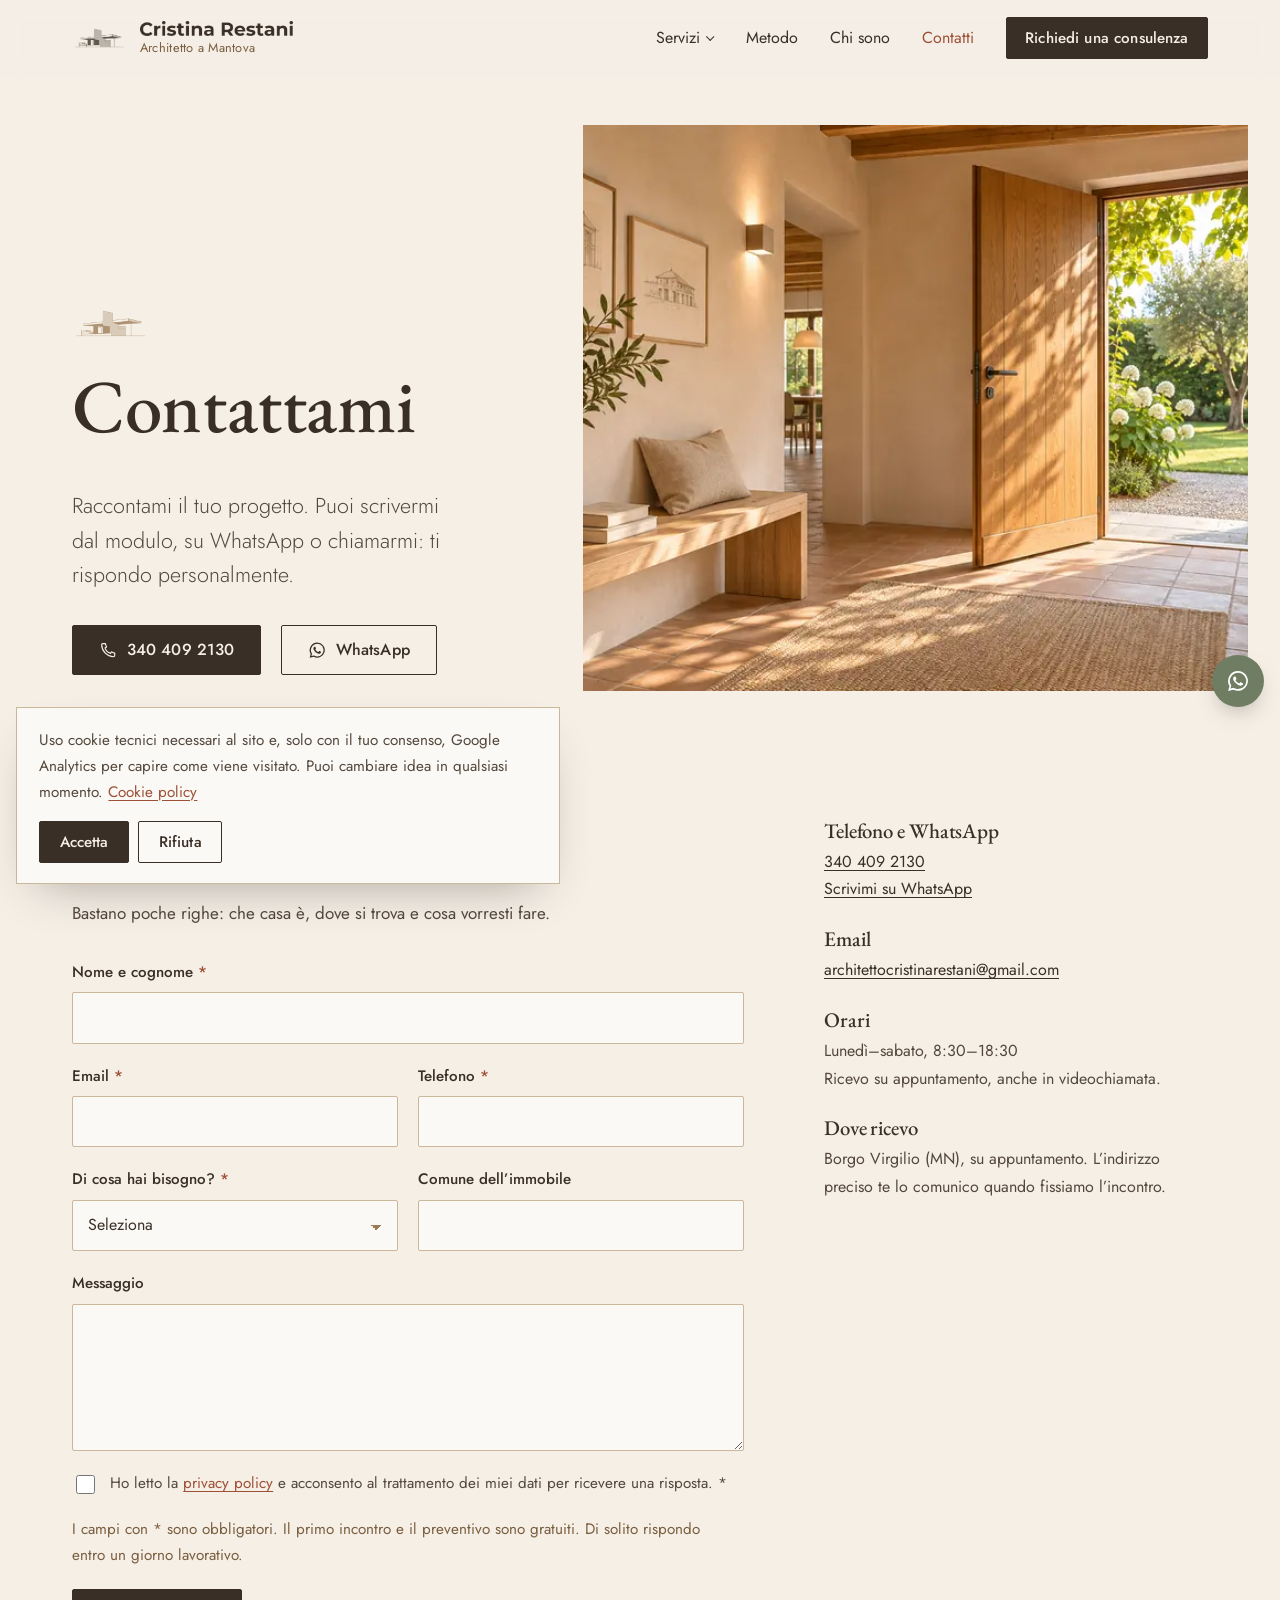
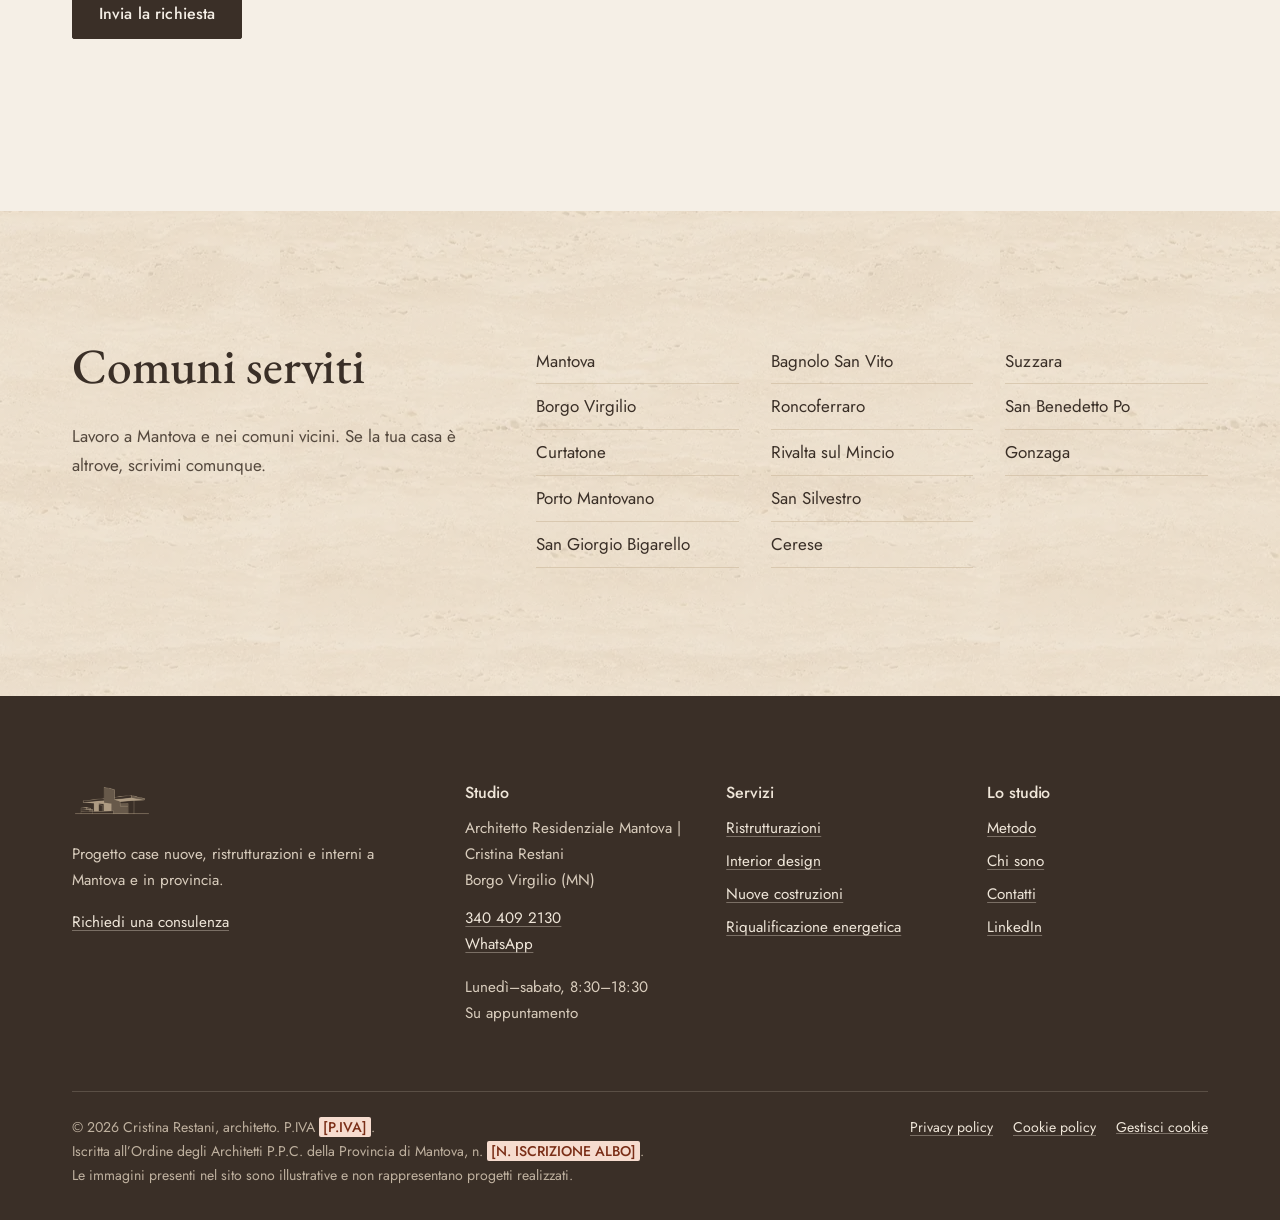
<file: contatti/index.html>
<!DOCTYPE html>
<html lang="it">
<head>
<meta charset="utf-8">
<meta name="viewport" content="width=device-width, initial-scale=1">
<title>Contatti | Architetto Cristina Restani, Mantova</title>
<meta name="description" content="Contatta l’architetto Cristina Restani: telefono e WhatsApp 340 409 2130, studio a Borgo Virgilio (MN), lunedì–sabato 8:30–18:30. Primo incontro gratuito.">
<link rel="canonical" href="https://www.architettomantova.it/contatti/">
<meta name="robots" content="noindex, nofollow">
<meta property="og:type" content="website">
<meta property="og:locale" content="it_IT">
<meta property="og:site_name" content="Cristina Restani, architetto">
<meta property="og:title" content="Contatti | Architetto Cristina Restani, Mantova">
<meta property="og:description" content="Contatta l’architetto Cristina Restani: telefono e WhatsApp 340 409 2130, studio a Borgo Virgilio (MN), lunedì–sabato 8:30–18:30. Primo incontro gratuito.">
<meta property="og:url" content="https://www.architettomantova.it/contatti/">
<meta property="og:image" content="https://www.architettomantova.it/assets/img/og-image.jpg">
<meta property="og:image:width" content="1200">
<meta property="og:image:height" content="630">
<meta name="twitter:card" content="summary_large_image">
<meta name="theme-color" content="#f5efe6">
<link rel="icon" href="../favicon.ico" sizes="any">
<link rel="icon" type="image/png" sizes="32x32" href="../assets/favicon/favicon-32x32.png">
<link rel="icon" type="image/png" sizes="16x16" href="../assets/favicon/favicon-16x16.png">
<link rel="apple-touch-icon" href="../assets/favicon/apple-touch-icon.png">
<link rel="manifest" href="../site.webmanifest">
<link rel="preload" href="../assets/fonts/eb-garamond-latin-wght-normal.woff2" as="font" type="font/woff2" crossorigin>
<link rel="preload" href="../assets/fonts/jost-latin-400-normal.woff2" as="font" type="font/woff2" crossorigin>
<link rel="stylesheet" href="../assets/css/style.css">
<script type="application/ld+json">{"@context":"https://schema.org","@type":"ProfessionalService","additionalType":"https://www.wikidata.org/wiki/Q42973","@id":"https://www.architettomantova.it/#studio","name":"Architetto Residenziale Mantova | Cristina Restani","alternateName":"Architetto Cristina Restani","description":"Architetto residenziale a Mantova: progettazione case, nuove costruzioni, ristrutturazioni, interior design e riqualificazione energetica. Consulenze e direzione lavori a Mantova e provincia.","url":"https://www.architettomantova.it/","image":"https://www.architettomantova.it/assets/img/og-image.jpg","logo":"https://www.architettomantova.it/assets/favicon/android-chrome-512x512.png","telephone":"+39 340 409 2130","email":"architettocristinarestani@gmail.com","address":{"@type":"PostalAddress","addressLocality":"Borgo Virgilio","addressRegion":"MN","addressCountry":"IT"},"openingHoursSpecification":[{"@type":"OpeningHoursSpecification","dayOfWeek":["Monday","Tuesday","Wednesday","Thursday","Friday","Saturday"],"opens":"08:30","closes":"18:30"}],"areaServed":[{"@type":"City","name":"Mantova"},{"@type":"City","name":"Borgo Virgilio"},{"@type":"City","name":"Curtatone"},{"@type":"City","name":"Porto Mantovano"},{"@type":"City","name":"San Giorgio Bigarello"},{"@type":"City","name":"Bagnolo San Vito"},{"@type":"City","name":"Roncoferraro"},{"@type":"City","name":"Rivalta sul Mincio"},{"@type":"City","name":"San Silvestro"},{"@type":"City","name":"Cerese"},{"@type":"City","name":"Suzzara"},{"@type":"City","name":"San Benedetto Po"},{"@type":"City","name":"Gonzaga"}],"founder":{"@type":"Person","name":"Cristina Restani","jobTitle":"Architetto","sameAs":["https://www.linkedin.com/in/cristina-restani-8320693a/"]},"sameAs":["https://www.linkedin.com/in/cristina-restani-8320693a/"],"knowsAbout":["Architettura residenziale","Ristrutturazioni","Interior design","Bioedilizia","Efficienza energetica","Recupero di edifici storici"]}</script>
<script type="application/ld+json">{"@context":"https://schema.org","@type":"BreadcrumbList","itemListElement":[{"@type":"ListItem","position":1,"name":"Home","item":"https://www.architettomantova.it/"},{"@type":"ListItem","position":2,"name":"Contatti","item":"https://www.architettomantova.it/contatti/"}]}</script>
</head>
<body class="tema-caldo">
<a class="skip-link" href="#contenuto">Vai al contenuto</a>
<header class="site-header">
  <div class="wrap site-header__bar">
    <a class="brand" href="../" aria-label="Cristina Restani, architetto: torna alla home">
      <span class="pict" aria-hidden="true"></span>
      <span class="brand__text"><span class="brand__name" aria-hidden="true"></span><span class="brand__role">Architetto a Mantova</span></span>
    </a>
    <button class="nav-toggle" type="button" aria-expanded="false" aria-controls="site-nav"><span class="nav-toggle__label">Menu</span><span class="nav-toggle__icon" aria-hidden="true"></span></button>
    <nav class="site-nav" id="site-nav" aria-label="Navigazione principale">
      <ul>
        <li><button class="nav-sub-toggle" type="button" aria-expanded="false" aria-controls="nav-servizi">Servizi</button>
          <ul class="nav-sub" id="nav-servizi" hidden><li><a href="../ristrutturazioni/">Ristrutturazioni</a></li><li><a href="../interior-design/">Interior design</a></li><li><a href="../nuove-costruzioni/">Nuove costruzioni</a></li><li><a href="../riqualificazione-energetica/">Riqualificazione energetica</a></li></ul></li>
        <li><a href="../metodo/">Metodo</a></li>
        <li><a href="../chi-sono/">Chi sono</a></li>
        <li><a href="../contatti/" aria-current="page">Contatti</a></li>
        <li class="nav-cta"><a class="btn btn--primary" href="../contatti/#modulo">Richiedi una consulenza</a></li>
      </ul>
    </nav>
  </div>
</header>
<main id="contenuto">
<section class="hero-page">
  <div class="wrap hero-page__grid">
    <div class="hero-page__media"><img src="../assets/img/contatti-hero-1280.webp" srcset="../assets/img/contatti-hero-768.webp 768w, ../assets/img/contatti-hero-1280.webp 1280w, ../assets/img/contatti-hero-1536.webp 1536w" sizes="(min-width: 56em) 58vw, 100vw" width="1536" height="1024" alt="Porta d’ingresso in legno aperta su un giardino, vista da un ingresso luminoso con pavimento in cotto e panca in rovere" fetchpriority="high"></div>
    <div class="hero-page__text">
      <span class="pict pict--draw" aria-hidden="true"></span>
      <h1>Contattami</h1>
      <p class="lead">Raccontami il tuo progetto. Puoi scrivermi dal modulo, su WhatsApp o chiamarmi: ti rispondo personalmente.</p>
      <div class="actions"><a class="btn btn--primary" href="tel:+393404092130"><svg viewBox="0 0 24 24" aria-hidden="true" fill="none" stroke="currentColor" stroke-width="1.5"><path d="M5 3.5h3.2l1.6 4.2-2 1.3a11 11 0 0 0 7.2 7.2l1.3-2 4.2 1.6V19a1.6 1.6 0 0 1-1.6 1.6A16.6 16.6 0 0 1 3.4 5.1 1.6 1.6 0 0 1 5 3.5Z"/></svg>340 409 2130</a><a class="btn btn--ghost" href="https://wa.me/393404092130?text=Ciao%20Cristina%2C%20ti%20scrivo%20dal%20sito%20architettomantova.it" rel="noopener"><svg viewBox="0 0 24 24" aria-hidden="true" fill="currentColor"><path d="M12.04 2a9.9 9.9 0 0 0-8.5 15l-1.4 5 5.2-1.36A9.9 9.9 0 1 0 12.04 2Zm0 18.1a8.2 8.2 0 0 1-4.18-1.15l-.3-.18-3.08.81.82-3-.2-.31a8.2 8.2 0 1 1 6.94 3.83Zm4.5-6.14c-.25-.12-1.46-.72-1.69-.8-.23-.08-.39-.12-.55.12-.16.25-.63.8-.78.97-.14.16-.29.18-.53.06a6.7 6.7 0 0 1-3.32-2.9c-.25-.43.25-.4.72-1.33.08-.16.04-.3-.02-.43-.06-.12-.55-1.33-.76-1.82-.2-.48-.4-.41-.55-.42h-.47a.9.9 0 0 0-.65.3 2.74 2.74 0 0 0-.86 2.04 4.76 4.76 0 0 0 1 2.53 10.9 10.9 0 0 0 4.17 3.69c1.55.67 2.16.73 2.94.61.47-.07 1.46-.6 1.66-1.17.2-.58.2-1.07.15-1.17-.06-.1-.22-.17-.46-.29Z"/></svg>WhatsApp</a></div>
    </div>
  </div>
</section>

<section class="section" id="modulo" aria-labelledby="modulo-titolo">
  <div class="wrap contact-grid">
    <div>
      <div class="section__head" style="margin-bottom:2rem"><h2 id="modulo-titolo">Scrivimi</h2><p>Bastano poche righe: che casa è, dove si trova e cosa vorresti fare.</p></div>
      <form class="form" action="https://formspree.io/f/[FORMSPREE_ID]" method="POST" data-formspree novalidate>
  <input type="hidden" name="_subject" value="Richiesta dal sito architettomantova.it">
  <input type="hidden" name="Pagina" value="Contatti">
  <div class="hp" aria-hidden="true"><label for="f-contatti-gotcha">Non compilare questo campo</label><input id="f-contatti-gotcha" type="text" name="_gotcha" tabindex="-1" autocomplete="off"></div>
  <div class="field"><label for="f-contatti-nome">Nome e cognome <span class="req" aria-hidden="true">*</span></label><input id="f-contatti-nome" name="Nome e cognome" type="text" autocomplete="name" required></div>
  <div class="form__row">
    <div class="field"><label for="f-contatti-email">Email <span class="req" aria-hidden="true">*</span></label><input id="f-contatti-email" name="email" type="email" autocomplete="email" required></div>
    <div class="field"><label for="f-contatti-tel">Telefono <span class="req" aria-hidden="true">*</span></label><input id="f-contatti-tel" name="Telefono" type="tel" autocomplete="tel" required></div>
  </div>
  <div class="form__row"><div class="field"><label for="f-contatti-servizio">Di cosa hai bisogno? <span class="req" aria-hidden="true">*</span></label><select id="f-contatti-servizio" name="Di cosa hai bisogno?" required><option value="">Seleziona</option><option>Ristrutturazione</option><option>Interior design</option><option>Nuova costruzione</option><option>Riqualificazione energetica</option><option>Consulenza</option><option>Altro</option></select></div><div class="field"><label for="f-contatti-comune">Comune dell’immobile</label><input id="f-contatti-comune" name="Comune dell’immobile" type="text"></div></div>
  <div class="field"><label for="f-contatti-msg">Messaggio</label><textarea id="f-contatti-msg" name="Messaggio" rows="5"></textarea></div>
  <label class="check"><input type="checkbox" name="Consenso privacy" value="Sì" required><span>Ho letto la <a href="../privacy-policy/">privacy policy</a> e acconsento al trattamento dei miei dati per ricevere una risposta. <span class="req" aria-hidden="true">*</span></span></label>
  <p class="note">I campi con <span class="req">*</span> sono obbligatori. Il primo incontro e il preventivo sono gratuiti. Di solito rispondo entro un giorno lavorativo.</p>
  <div><button class="btn btn--primary" type="submit">Invia la richiesta</button></div>
  <p class="form__status" role="status" aria-live="polite"></p>
</form>
    </div>
    <aside class="contact-card" aria-label="Recapiti dello studio">
      <div><h3>Telefono e WhatsApp</h3><p><a href="tel:+393404092130">340 409 2130</a><br><a href="https://wa.me/393404092130?text=Ciao%20Cristina%2C%20ti%20scrivo%20dal%20sito%20architettomantova.it" rel="noopener">Scrivimi su WhatsApp</a></p></div>
      <div><h3>Email</h3><p><a href="mailto:architettocristinarestani@gmail.com">architettocristinarestani@gmail.com</a></p></div>
      <div><h3>Orari</h3><p>Lunedì–sabato, 8:30–18:30<br>Ricevo su appuntamento, anche in videochiamata.</p></div>
      <div><h3>Dove ricevo</h3><p>Borgo Virgilio (MN), su appuntamento. L’indirizzo preciso te lo comunico quando fissiamo l’incontro.</p></div>
    </aside>
  </div>
</section>

<section class="section section--feature" aria-labelledby="comuni">
  <div class="wrap zone">
    <div><h2 id="comuni">Comuni serviti</h2><p>Lavoro a Mantova e nei comuni vicini. Se la tua casa è altrove, scrivimi comunque.</p></div>
    <ul class="towns"><li>Mantova</li><li>Borgo Virgilio</li><li>Curtatone</li><li>Porto Mantovano</li><li>San Giorgio Bigarello</li><li>Bagnolo San Vito</li><li>Roncoferraro</li><li>Rivalta sul Mincio</li><li>San Silvestro</li><li>Cerese</li><li>Suzzara</li><li>San Benedetto Po</li><li>Gonzaga</li></ul>
  </div>
</section>
</main>
<footer class="site-footer">
  <div class="wrap">
    <div class="footer-grid">
      <div class="footer-brand">
        <span class="pict" aria-hidden="true"></span>
        <p>Progetto case nuove, ristrutturazioni e interni a Mantova e in provincia.</p>
        <p><a href="../contatti/#modulo">Richiedi una consulenza</a></p>
      </div>
      <div>
        <h2>Studio</h2>
        <address>Architetto Residenziale Mantova | Cristina Restani<br>Borgo Virgilio (MN)</address>
        <p style="margin-top:.8rem"><a href="tel:+393404092130">340 409 2130</a><br><a href="https://wa.me/393404092130?text=Ciao%20Cristina%2C%20ti%20scrivo%20dal%20sito%20architettomantova.it" rel="noopener">WhatsApp</a></p>
        <p>Lunedì–sabato, 8:30–18:30<br>Su appuntamento</p>
      </div>
      <div>
        <h2>Servizi</h2>
        <ul><li><a href="../ristrutturazioni/">Ristrutturazioni</a></li><li><a href="../interior-design/">Interior design</a></li><li><a href="../nuove-costruzioni/">Nuove costruzioni</a></li><li><a href="../riqualificazione-energetica/">Riqualificazione energetica</a></li></ul>
      </div>
      <div>
        <h2>Lo studio</h2>
        <ul>
          <li><a href="../metodo/">Metodo</a></li>
          <li><a href="../chi-sono/">Chi sono</a></li>
          <li><a href="../contatti/">Contatti</a></li>
          <li><a href="https://www.linkedin.com/in/cristina-restani-8320693a/" rel="noopener">LinkedIn</a></li>
        </ul>
      </div>
    </div>
    <div class="footer-bottom">
      <div>
        <p>© 2026 Cristina Restani, architetto. P.IVA <span class="placeholder">[P.IVA]</span>.<br>Iscritta all’Ordine degli Architetti P.P.C. della Provincia di Mantova, n. <span class="placeholder">[N. ISCRIZIONE ALBO]</span>.</p>
        <p>Le immagini presenti nel sito sono illustrative e non rappresentano progetti realizzati.</p>
      </div>
      <p class="footer-legal"><a href="../privacy-policy/">Privacy policy</a> <a href="../cookie-policy/">Cookie policy</a> <button class="linkbtn" type="button" data-cookie-settings>Gestisci cookie</button></p>
    </div>
  </div>
</footer>
<a class="wa-float" href="https://wa.me/393404092130?text=Ciao%20Cristina%2C%20ti%20scrivo%20dal%20sito%20architettomantova.it" rel="noopener" aria-label="Scrivimi su WhatsApp"><svg viewBox="0 0 24 24" aria-hidden="true" fill="currentColor"><path d="M12.04 2a9.9 9.9 0 0 0-8.5 15l-1.4 5 5.2-1.36A9.9 9.9 0 1 0 12.04 2Zm0 18.1a8.2 8.2 0 0 1-4.18-1.15l-.3-.18-3.08.81.82-3-.2-.31a8.2 8.2 0 1 1 6.94 3.83Zm4.5-6.14c-.25-.12-1.46-.72-1.69-.8-.23-.08-.39-.12-.55.12-.16.25-.63.8-.78.97-.14.16-.29.18-.53.06a6.7 6.7 0 0 1-3.32-2.9c-.25-.43.25-.4.72-1.33.08-.16.04-.3-.02-.43-.06-.12-.55-1.33-.76-1.82-.2-.48-.4-.41-.55-.42h-.47a.9.9 0 0 0-.65.3 2.74 2.74 0 0 0-.86 2.04 4.76 4.76 0 0 0 1 2.53 10.9 10.9 0 0 0 4.17 3.69c1.55.67 2.16.73 2.94.61.47-.07 1.46-.6 1.66-1.17.2-.58.2-1.07.15-1.17-.06-.1-.22-.17-.46-.29Z"/></svg></a>
<div class="cookie-banner" id="cookie-banner" role="dialog" aria-live="polite" aria-label="Preferenze sui cookie" hidden>
  <p>Uso cookie tecnici necessari al sito e, solo con il tuo consenso, Google Analytics per capire come viene visitato. Puoi cambiare idea in qualsiasi momento. <a href="../cookie-policy/">Cookie policy</a></p>
  <div class="actions"><button class="btn btn--primary" type="button" data-consent="accept">Accetta</button><button class="btn btn--ghost" type="button" data-consent="reject">Rifiuta</button></div>
</div>
<script src="../assets/js/main.js" defer></script>
</body>
</html>
</file>
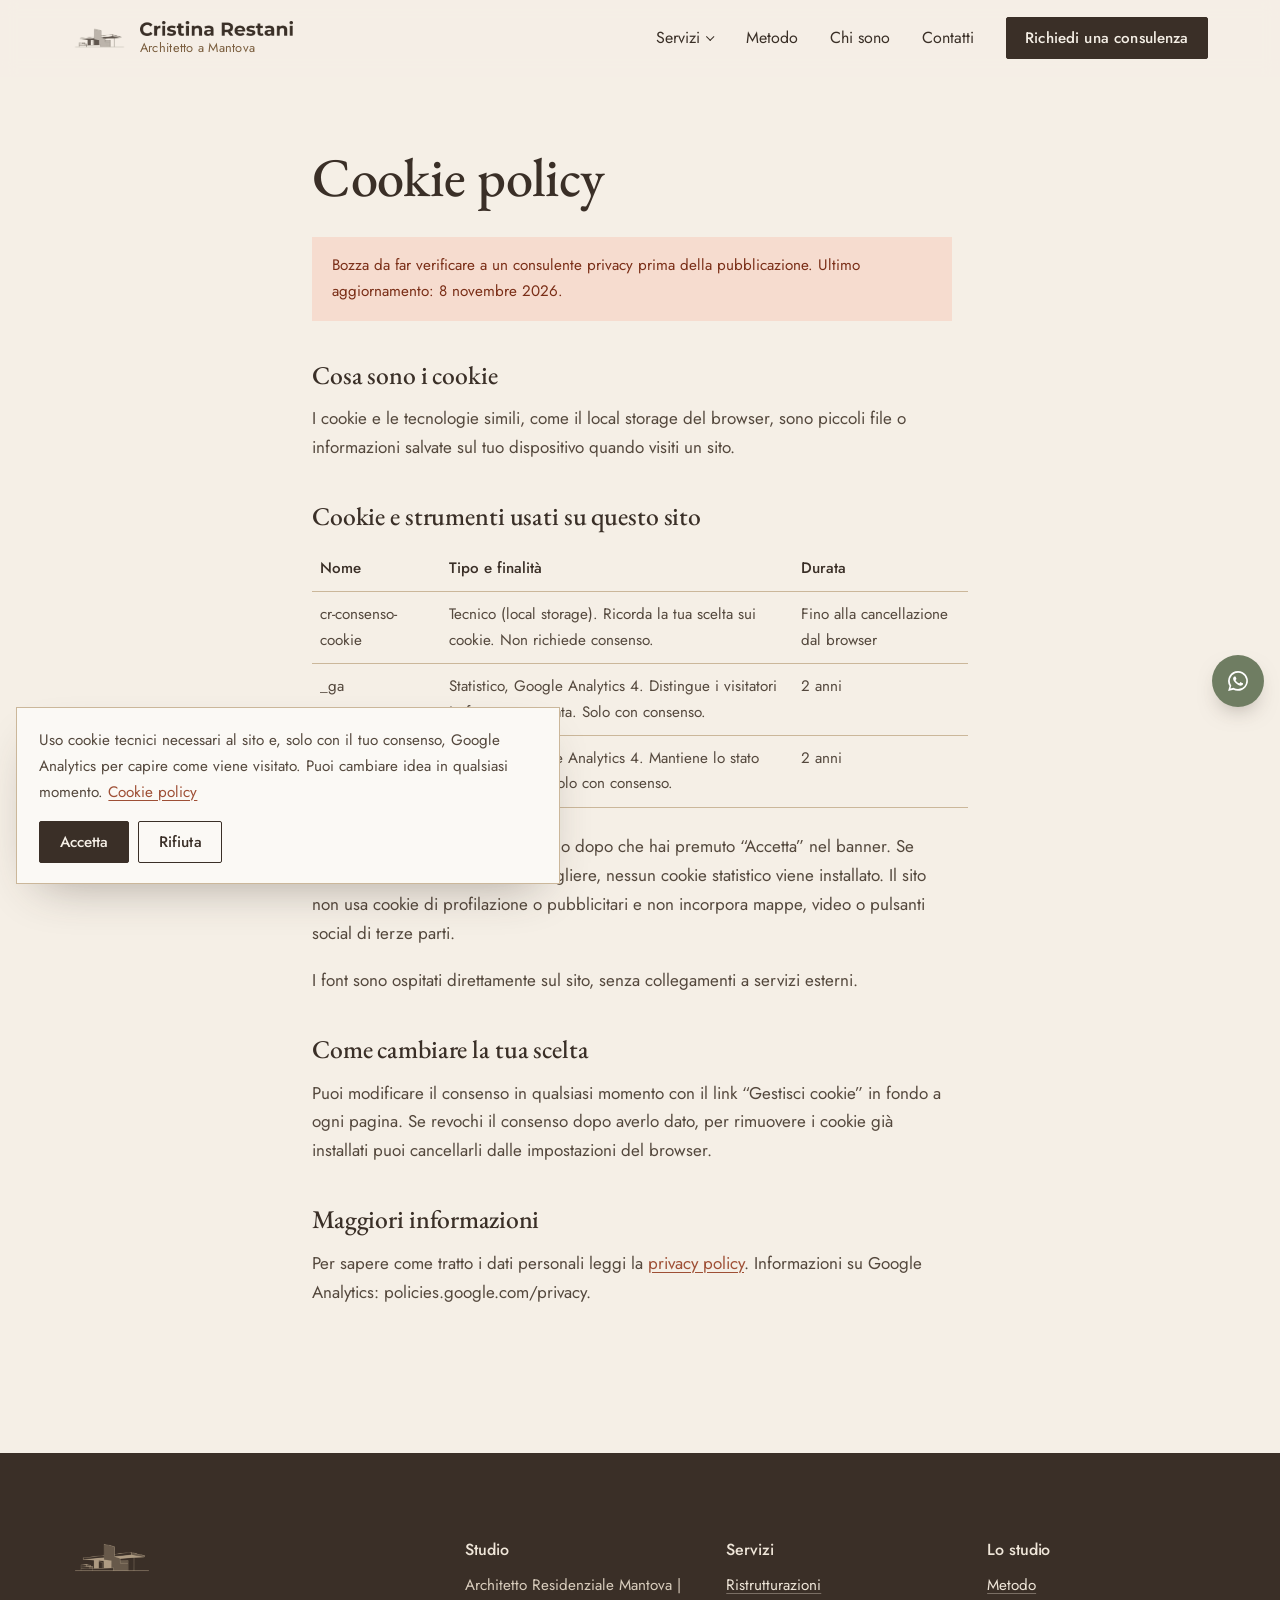
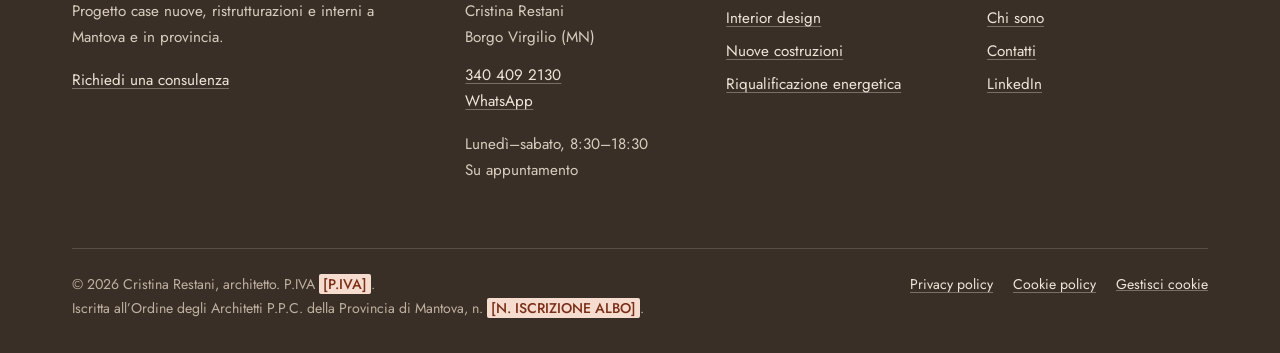
<file: cookie-policy/index.html>
<!DOCTYPE html>
<html lang="it">
<head>
<meta charset="utf-8">
<meta name="viewport" content="width=device-width, initial-scale=1">
<title>Cookie policy | Cristina Restani, architetto</title>
<meta name="description" content="Informazioni sui cookie usati dal sito architettomantova.it e su come gestire il consenso.">
<link rel="canonical" href="https://www.architettomantova.it/cookie-policy/">
<meta name="robots" content="noindex, nofollow">
<meta property="og:type" content="website">
<meta property="og:locale" content="it_IT">
<meta property="og:site_name" content="Cristina Restani, architetto">
<meta property="og:title" content="Cookie policy | Cristina Restani, architetto">
<meta property="og:description" content="Informazioni sui cookie usati dal sito architettomantova.it e su come gestire il consenso.">
<meta property="og:url" content="https://www.architettomantova.it/cookie-policy/">
<meta property="og:image" content="https://www.architettomantova.it/assets/img/og-image.jpg">
<meta property="og:image:width" content="1200">
<meta property="og:image:height" content="630">
<meta name="twitter:card" content="summary_large_image">
<meta name="theme-color" content="#f5efe6">
<link rel="icon" href="../favicon.ico" sizes="any">
<link rel="icon" type="image/png" sizes="32x32" href="../assets/favicon/favicon-32x32.png">
<link rel="icon" type="image/png" sizes="16x16" href="../assets/favicon/favicon-16x16.png">
<link rel="apple-touch-icon" href="../assets/favicon/apple-touch-icon.png">
<link rel="manifest" href="../site.webmanifest">
<link rel="preload" href="../assets/fonts/eb-garamond-latin-wght-normal.woff2" as="font" type="font/woff2" crossorigin>
<link rel="preload" href="../assets/fonts/jost-latin-400-normal.woff2" as="font" type="font/woff2" crossorigin>
<link rel="stylesheet" href="../assets/css/style.css">
<script type="application/ld+json">{"@context":"https://schema.org","@type":"ProfessionalService","additionalType":"https://www.wikidata.org/wiki/Q42973","@id":"https://www.architettomantova.it/#studio","name":"Architetto Residenziale Mantova | Cristina Restani","alternateName":"Architetto Cristina Restani","description":"Architetto residenziale a Mantova: progettazione case, nuove costruzioni, ristrutturazioni, interior design e riqualificazione energetica. Consulenze e direzione lavori a Mantova e provincia.","url":"https://www.architettomantova.it/","image":"https://www.architettomantova.it/assets/img/og-image.jpg","logo":"https://www.architettomantova.it/assets/favicon/android-chrome-512x512.png","telephone":"+39 340 409 2130","email":"architettocristinarestani@gmail.com","address":{"@type":"PostalAddress","addressLocality":"Borgo Virgilio","addressRegion":"MN","addressCountry":"IT"},"openingHoursSpecification":[{"@type":"OpeningHoursSpecification","dayOfWeek":["Monday","Tuesday","Wednesday","Thursday","Friday","Saturday"],"opens":"08:30","closes":"18:30"}],"areaServed":[{"@type":"City","name":"Mantova"},{"@type":"City","name":"Borgo Virgilio"},{"@type":"City","name":"Curtatone"},{"@type":"City","name":"Porto Mantovano"},{"@type":"City","name":"San Giorgio Bigarello"},{"@type":"City","name":"Bagnolo San Vito"},{"@type":"City","name":"Roncoferraro"},{"@type":"City","name":"Rivalta sul Mincio"},{"@type":"City","name":"San Silvestro"},{"@type":"City","name":"Cerese"},{"@type":"City","name":"Suzzara"},{"@type":"City","name":"San Benedetto Po"},{"@type":"City","name":"Gonzaga"}],"founder":{"@type":"Person","name":"Cristina Restani","jobTitle":"Architetto","sameAs":["https://www.linkedin.com/in/cristina-restani-8320693a/"]},"sameAs":["https://www.linkedin.com/in/cristina-restani-8320693a/"],"knowsAbout":["Architettura residenziale","Ristrutturazioni","Interior design","Bioedilizia","Efficienza energetica","Recupero di edifici storici"]}</script>
</head>
<body class="tema-caldo">
<a class="skip-link" href="#contenuto">Vai al contenuto</a>
<header class="site-header">
  <div class="wrap site-header__bar">
    <a class="brand" href="../" aria-label="Cristina Restani, architetto: torna alla home">
      <span class="pict" aria-hidden="true"></span>
      <span class="brand__text"><span class="brand__name" aria-hidden="true"></span><span class="brand__role">Architetto a Mantova</span></span>
    </a>
    <button class="nav-toggle" type="button" aria-expanded="false" aria-controls="site-nav"><span class="nav-toggle__label">Menu</span><span class="nav-toggle__icon" aria-hidden="true"></span></button>
    <nav class="site-nav" id="site-nav" aria-label="Navigazione principale">
      <ul>
        <li><button class="nav-sub-toggle" type="button" aria-expanded="false" aria-controls="nav-servizi">Servizi</button>
          <ul class="nav-sub" id="nav-servizi" hidden><li><a href="../ristrutturazioni/">Ristrutturazioni</a></li><li><a href="../interior-design/">Interior design</a></li><li><a href="../nuove-costruzioni/">Nuove costruzioni</a></li><li><a href="../riqualificazione-energetica/">Riqualificazione energetica</a></li></ul></li>
        <li><a href="../metodo/">Metodo</a></li>
        <li><a href="../chi-sono/">Chi sono</a></li>
        <li><a href="../contatti/">Contatti</a></li>
        <li class="nav-cta"><a class="btn btn--primary" href="../contatti/#modulo">Richiedi una consulenza</a></li>
      </ul>
    </nav>
  </div>
</header>
<main id="contenuto">
<section class="section" style="padding-top:clamp(2.5rem,6vw,4.5rem)">
  <div class="wrap legal">
    <h1 style="font-size:clamp(2.2rem,3vw + 1rem,3.4rem)">Cookie policy</h1>
    <p class="draft-banner">Bozza da far verificare a un consulente privacy prima della pubblicazione. Ultimo aggiornamento: 8 novembre 2026.</p>
    
<h2>Cosa sono i cookie</h2>
<p>I cookie e le tecnologie simili, come il local storage del browser, sono piccoli file o informazioni salvate sul tuo dispositivo quando visiti un sito.</p>

<h2>Cookie e strumenti usati su questo sito</h2>
<table>
<tr><th>Nome</th><th>Tipo e finalità</th><th>Durata</th></tr>
<tr><td>cr-consenso-cookie</td><td>Tecnico (local storage). Ricorda la tua scelta sui cookie. Non richiede consenso.</td><td>Fino alla cancellazione dal browser</td></tr>
<tr><td>_ga</td><td>Statistico, Google Analytics 4. Distingue i visitatori in forma aggregata. Solo con consenso.</td><td>2 anni</td></tr>
<tr><td>_ga_<span class="placeholder">[GA4_ID]</span></td><td>Statistico, Google Analytics 4. Mantiene lo stato della sessione. Solo con consenso.</td><td>2 anni</td></tr>
</table>
<p>Google Analytics viene caricato solo dopo che hai premuto “Accetta” nel banner. Se rifiuti o chiudi il banner senza scegliere, nessun cookie statistico viene installato. Il sito non usa cookie di profilazione o pubblicitari e non incorpora mappe, video o pulsanti social di terze parti.</p>
<p>I font sono ospitati direttamente sul sito, senza collegamenti a servizi esterni.</p>

<h2>Come cambiare la tua scelta</h2>
<p>Puoi modificare il consenso in qualsiasi momento con il link “Gestisci cookie” in fondo a ogni pagina. Se revochi il consenso dopo averlo dato, per rimuovere i cookie già installati puoi cancellarli dalle impostazioni del browser.</p>

<h2>Maggiori informazioni</h2>
<p>Per sapere come tratto i dati personali leggi la <a href="../privacy-policy/">privacy policy</a>. Informazioni su Google Analytics: policies.google.com/privacy.</p>

  </div>
</section>
</main>
<footer class="site-footer">
  <div class="wrap">
    <div class="footer-grid">
      <div class="footer-brand">
        <span class="pict" aria-hidden="true"></span>
        <p>Progetto case nuove, ristrutturazioni e interni a Mantova e in provincia.</p>
        <p><a href="../contatti/#modulo">Richiedi una consulenza</a></p>
      </div>
      <div>
        <h2>Studio</h2>
        <address>Architetto Residenziale Mantova | Cristina Restani<br>Borgo Virgilio (MN)</address>
        <p style="margin-top:.8rem"><a href="tel:+393404092130">340 409 2130</a><br><a href="https://wa.me/393404092130?text=Ciao%20Cristina%2C%20ti%20scrivo%20dal%20sito%20architettomantova.it" rel="noopener">WhatsApp</a></p>
        <p>Lunedì–sabato, 8:30–18:30<br>Su appuntamento</p>
      </div>
      <div>
        <h2>Servizi</h2>
        <ul><li><a href="../ristrutturazioni/">Ristrutturazioni</a></li><li><a href="../interior-design/">Interior design</a></li><li><a href="../nuove-costruzioni/">Nuove costruzioni</a></li><li><a href="../riqualificazione-energetica/">Riqualificazione energetica</a></li></ul>
      </div>
      <div>
        <h2>Lo studio</h2>
        <ul>
          <li><a href="../metodo/">Metodo</a></li>
          <li><a href="../chi-sono/">Chi sono</a></li>
          <li><a href="../contatti/">Contatti</a></li>
          <li><a href="https://www.linkedin.com/in/cristina-restani-8320693a/" rel="noopener">LinkedIn</a></li>
        </ul>
      </div>
    </div>
    <div class="footer-bottom">
      <div>
        <p>© 2026 Cristina Restani, architetto. P.IVA <span class="placeholder">[P.IVA]</span>.<br>Iscritta all’Ordine degli Architetti P.P.C. della Provincia di Mantova, n. <span class="placeholder">[N. ISCRIZIONE ALBO]</span>.</p>
        
      </div>
      <p class="footer-legal"><a href="../privacy-policy/">Privacy policy</a> <a href="../cookie-policy/">Cookie policy</a> <button class="linkbtn" type="button" data-cookie-settings>Gestisci cookie</button></p>
    </div>
  </div>
</footer>
<a class="wa-float" href="https://wa.me/393404092130?text=Ciao%20Cristina%2C%20ti%20scrivo%20dal%20sito%20architettomantova.it" rel="noopener" aria-label="Scrivimi su WhatsApp"><svg viewBox="0 0 24 24" aria-hidden="true" fill="currentColor"><path d="M12.04 2a9.9 9.9 0 0 0-8.5 15l-1.4 5 5.2-1.36A9.9 9.9 0 1 0 12.04 2Zm0 18.1a8.2 8.2 0 0 1-4.18-1.15l-.3-.18-3.08.81.82-3-.2-.31a8.2 8.2 0 1 1 6.94 3.83Zm4.5-6.14c-.25-.12-1.46-.72-1.69-.8-.23-.08-.39-.12-.55.12-.16.25-.63.8-.78.97-.14.16-.29.18-.53.06a6.7 6.7 0 0 1-3.32-2.9c-.25-.43.25-.4.72-1.33.08-.16.04-.3-.02-.43-.06-.12-.55-1.33-.76-1.82-.2-.48-.4-.41-.55-.42h-.47a.9.9 0 0 0-.65.3 2.74 2.74 0 0 0-.86 2.04 4.76 4.76 0 0 0 1 2.53 10.9 10.9 0 0 0 4.17 3.69c1.55.67 2.16.73 2.94.61.47-.07 1.46-.6 1.66-1.17.2-.58.2-1.07.15-1.17-.06-.1-.22-.17-.46-.29Z"/></svg></a>
<div class="cookie-banner" id="cookie-banner" role="dialog" aria-live="polite" aria-label="Preferenze sui cookie" hidden>
  <p>Uso cookie tecnici necessari al sito e, solo con il tuo consenso, Google Analytics per capire come viene visitato. Puoi cambiare idea in qualsiasi momento. <a href="../cookie-policy/">Cookie policy</a></p>
  <div class="actions"><button class="btn btn--primary" type="button" data-consent="accept">Accetta</button><button class="btn btn--ghost" type="button" data-consent="reject">Rifiuta</button></div>
</div>
<script src="../assets/js/main.js" defer></script>
</body>
</html>
</file>
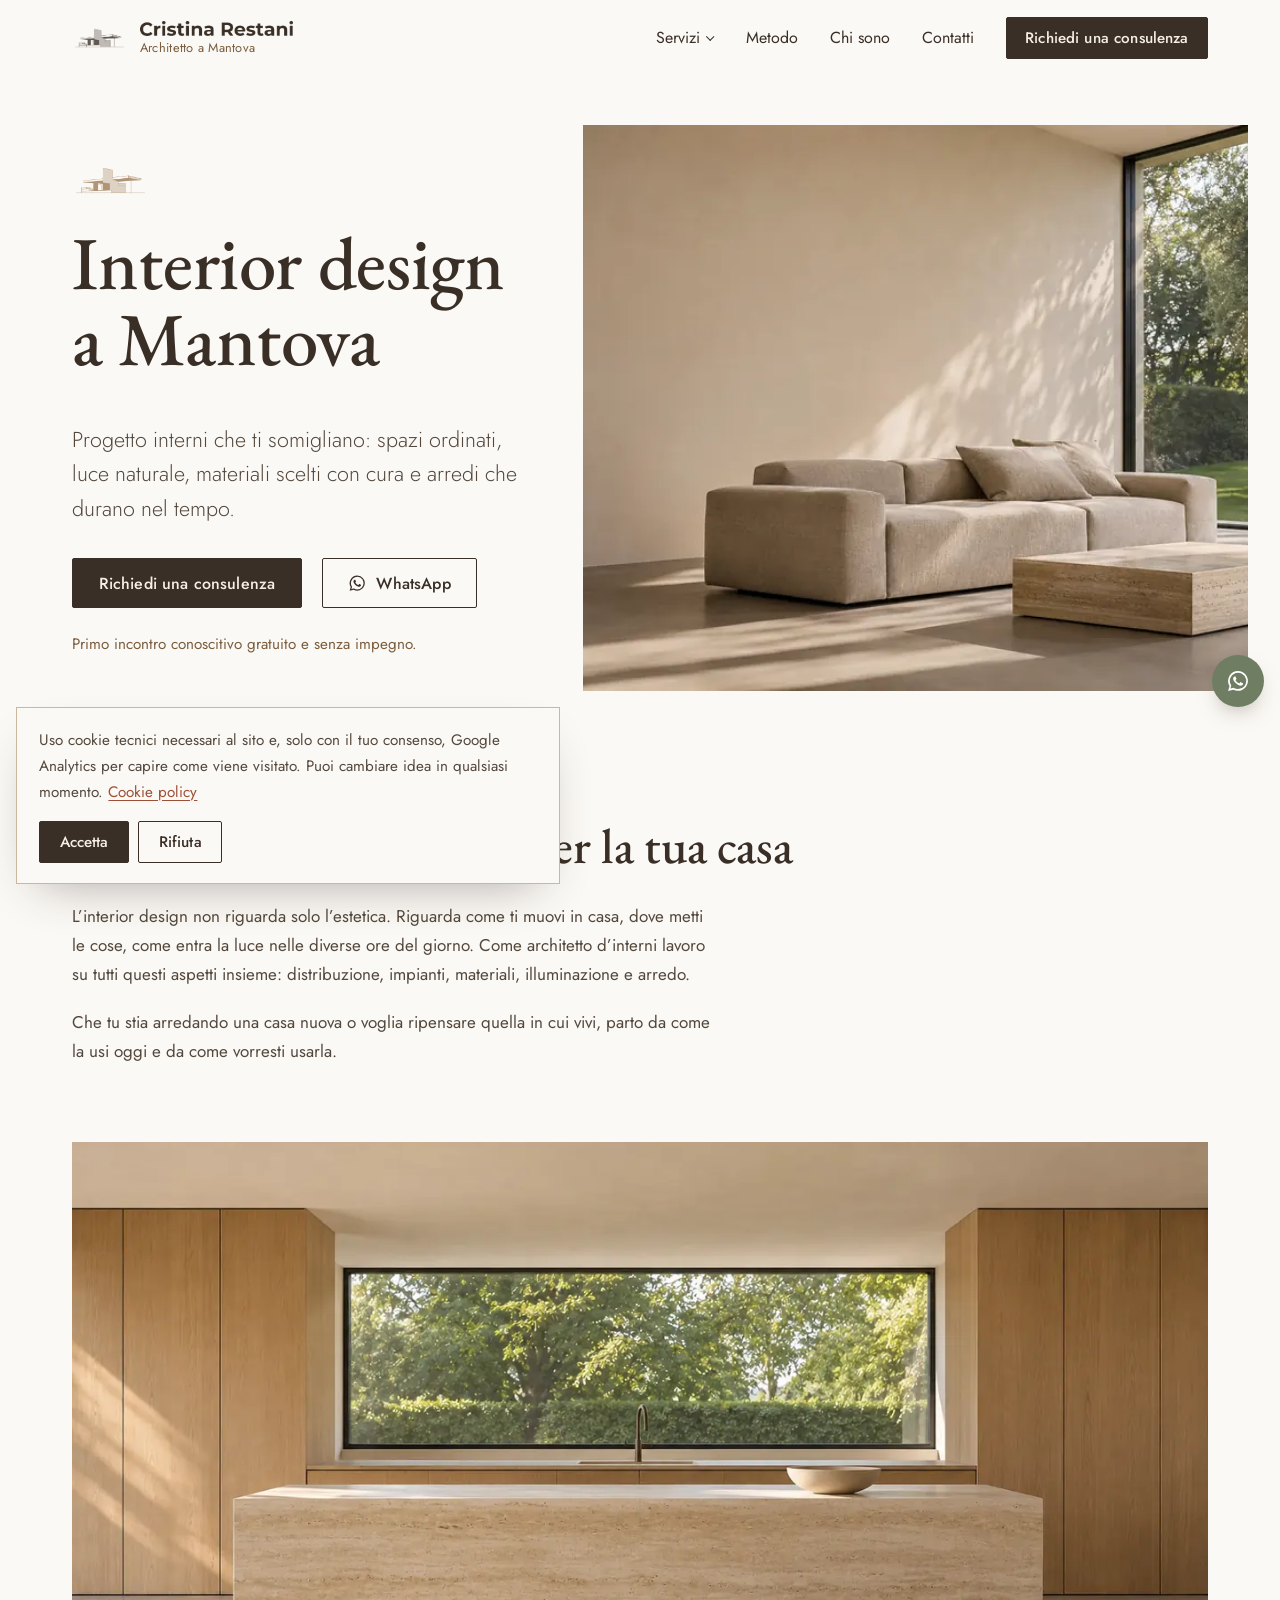
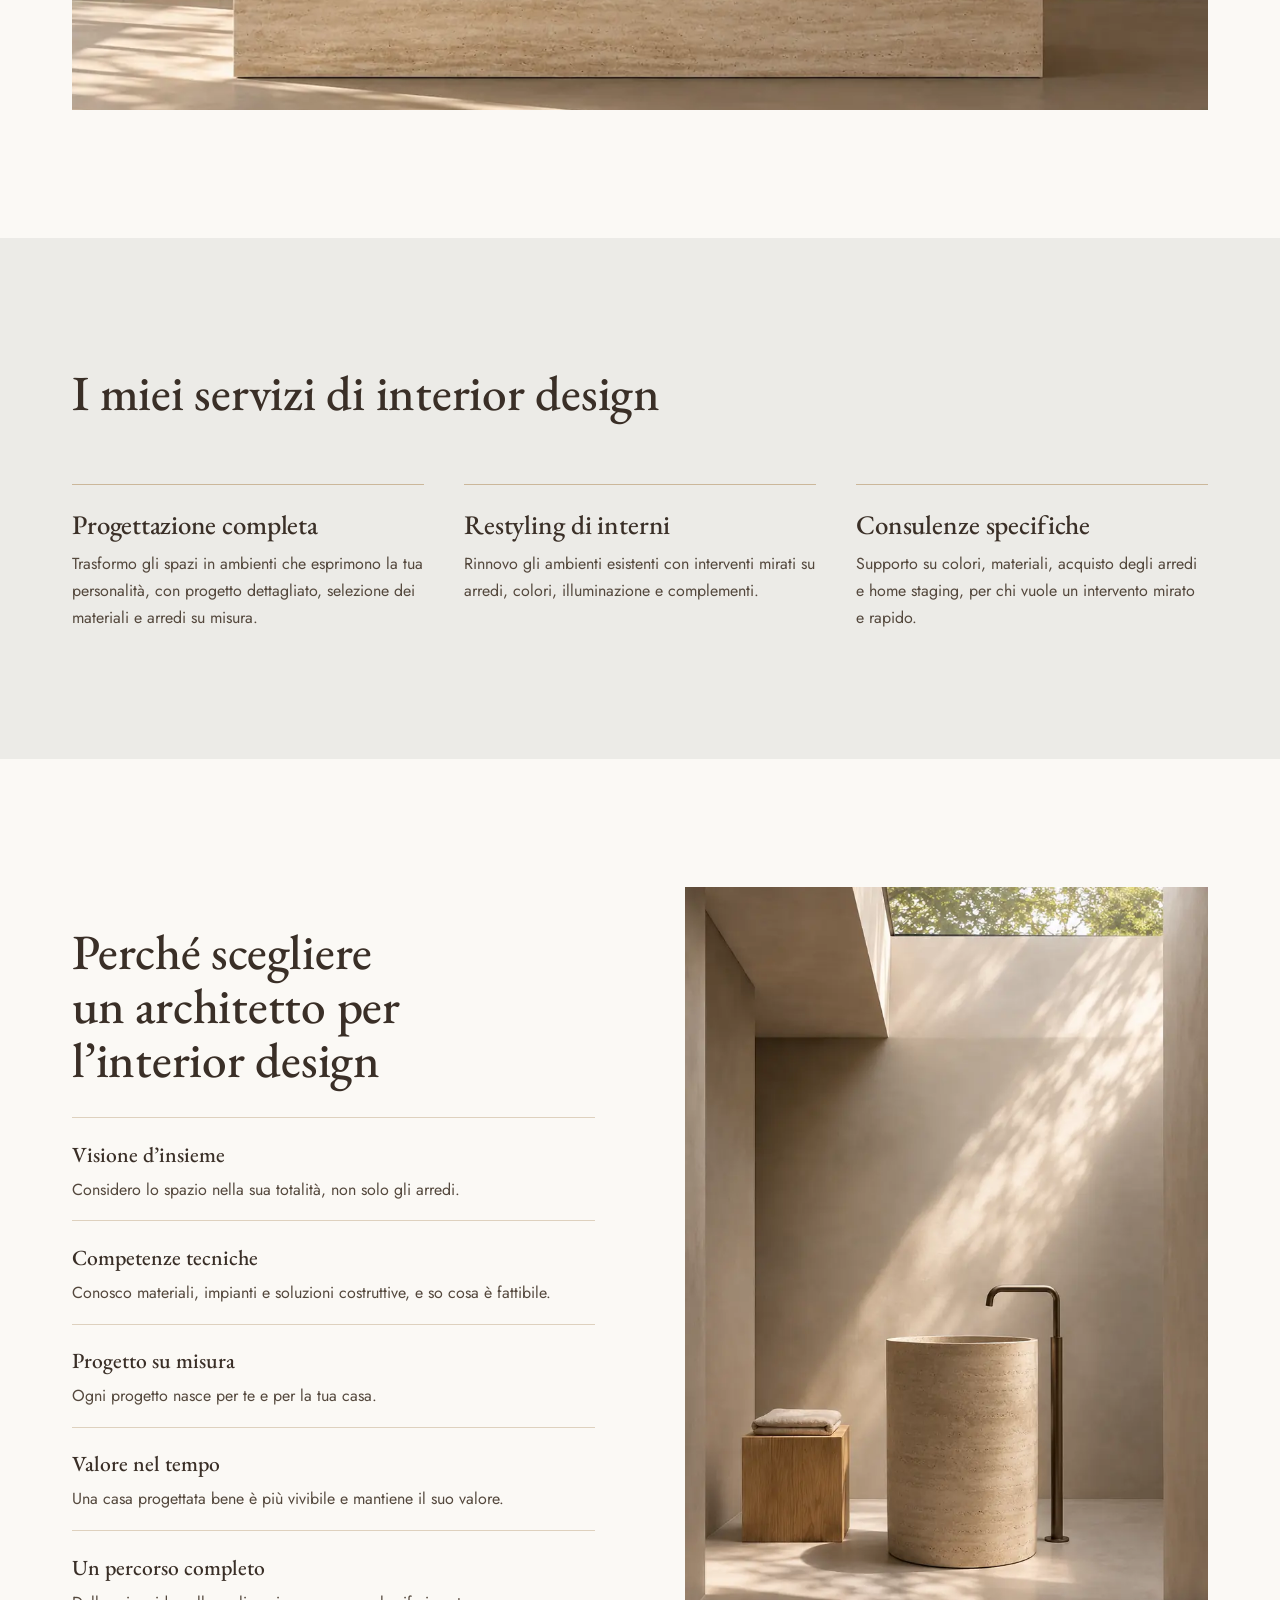
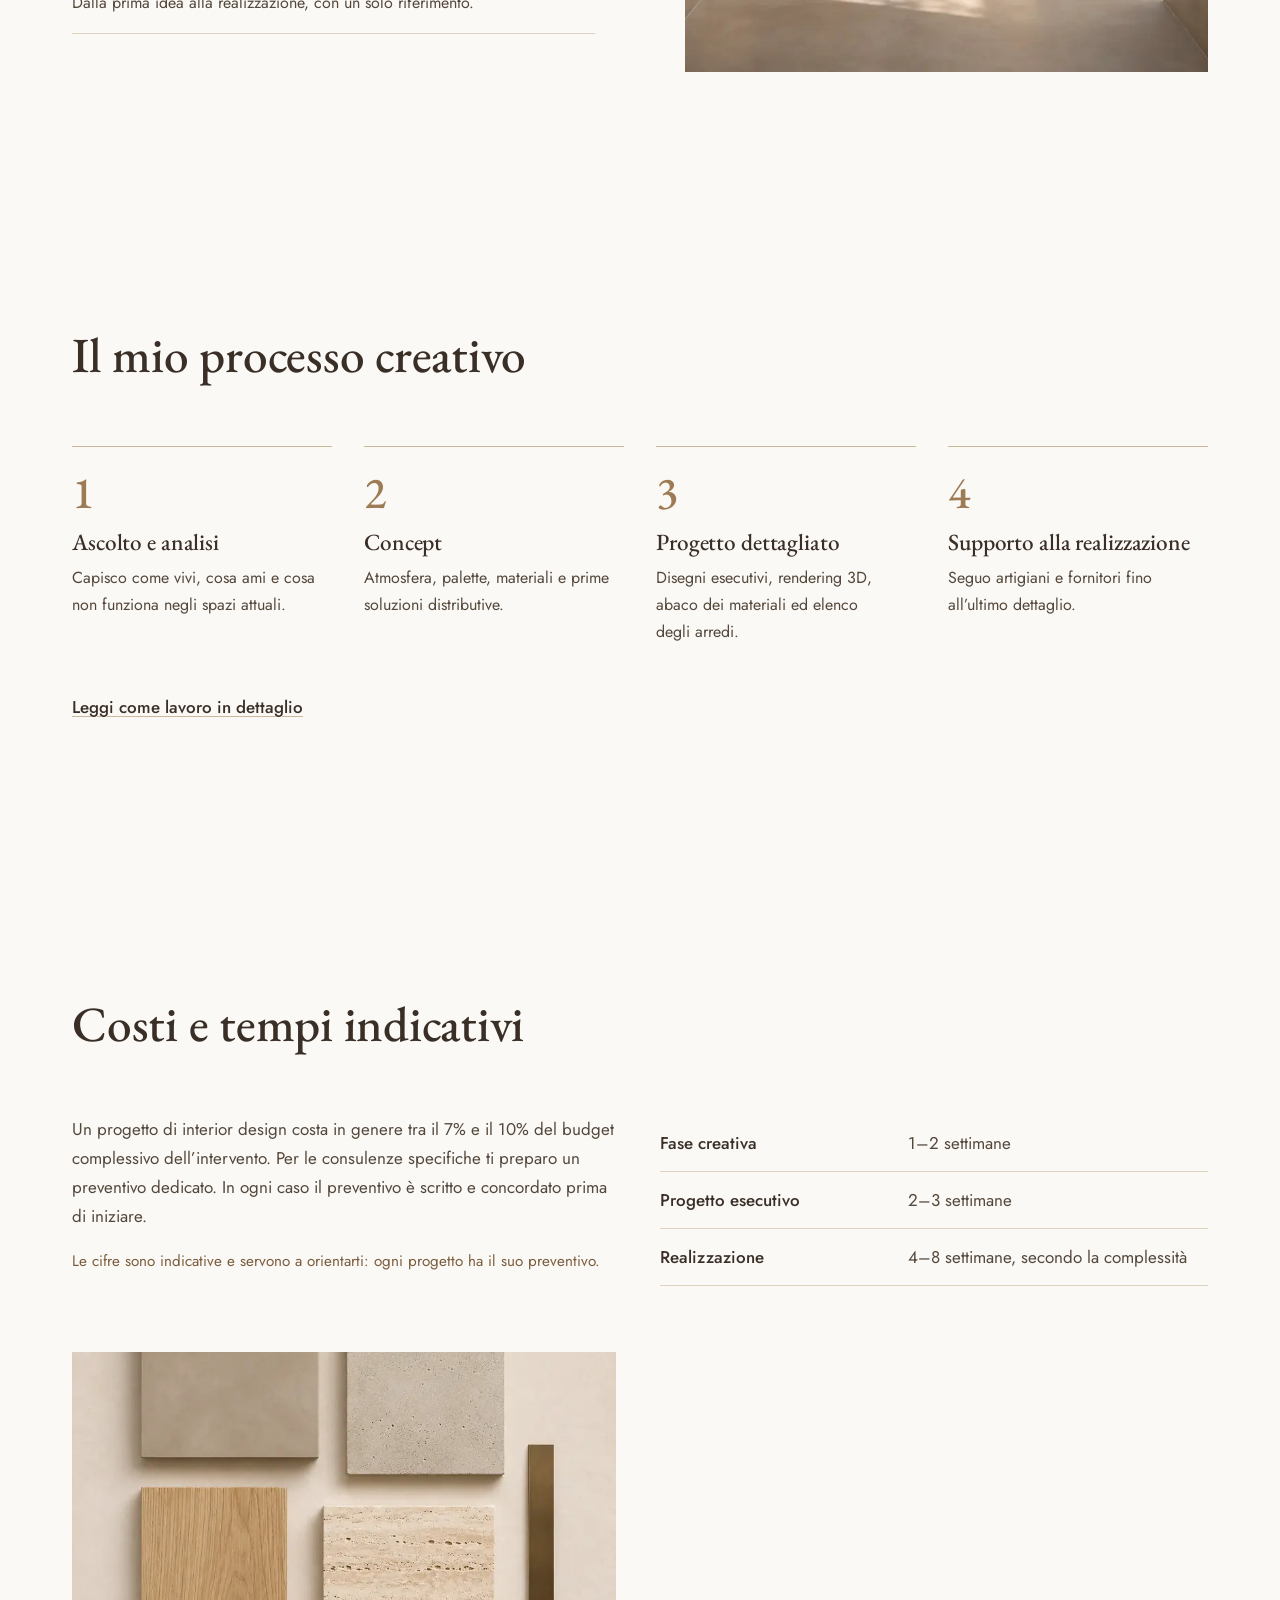
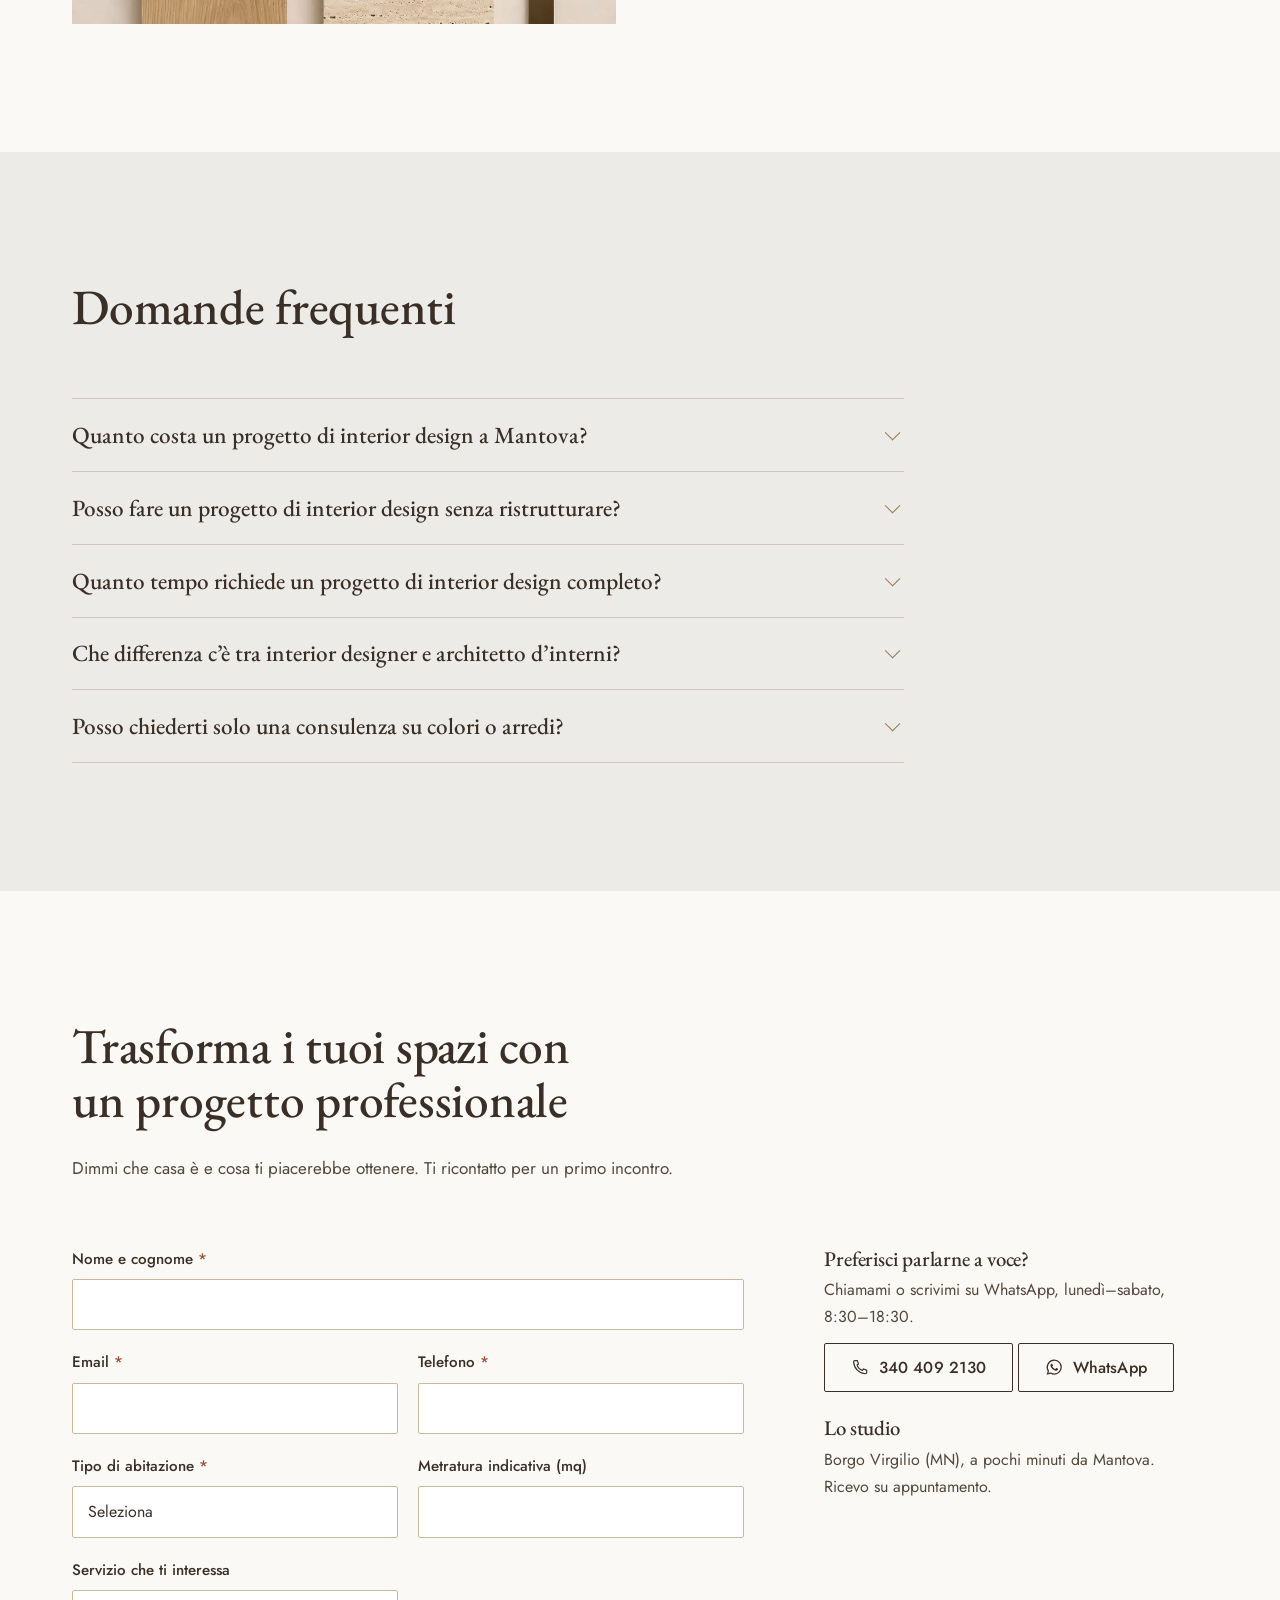
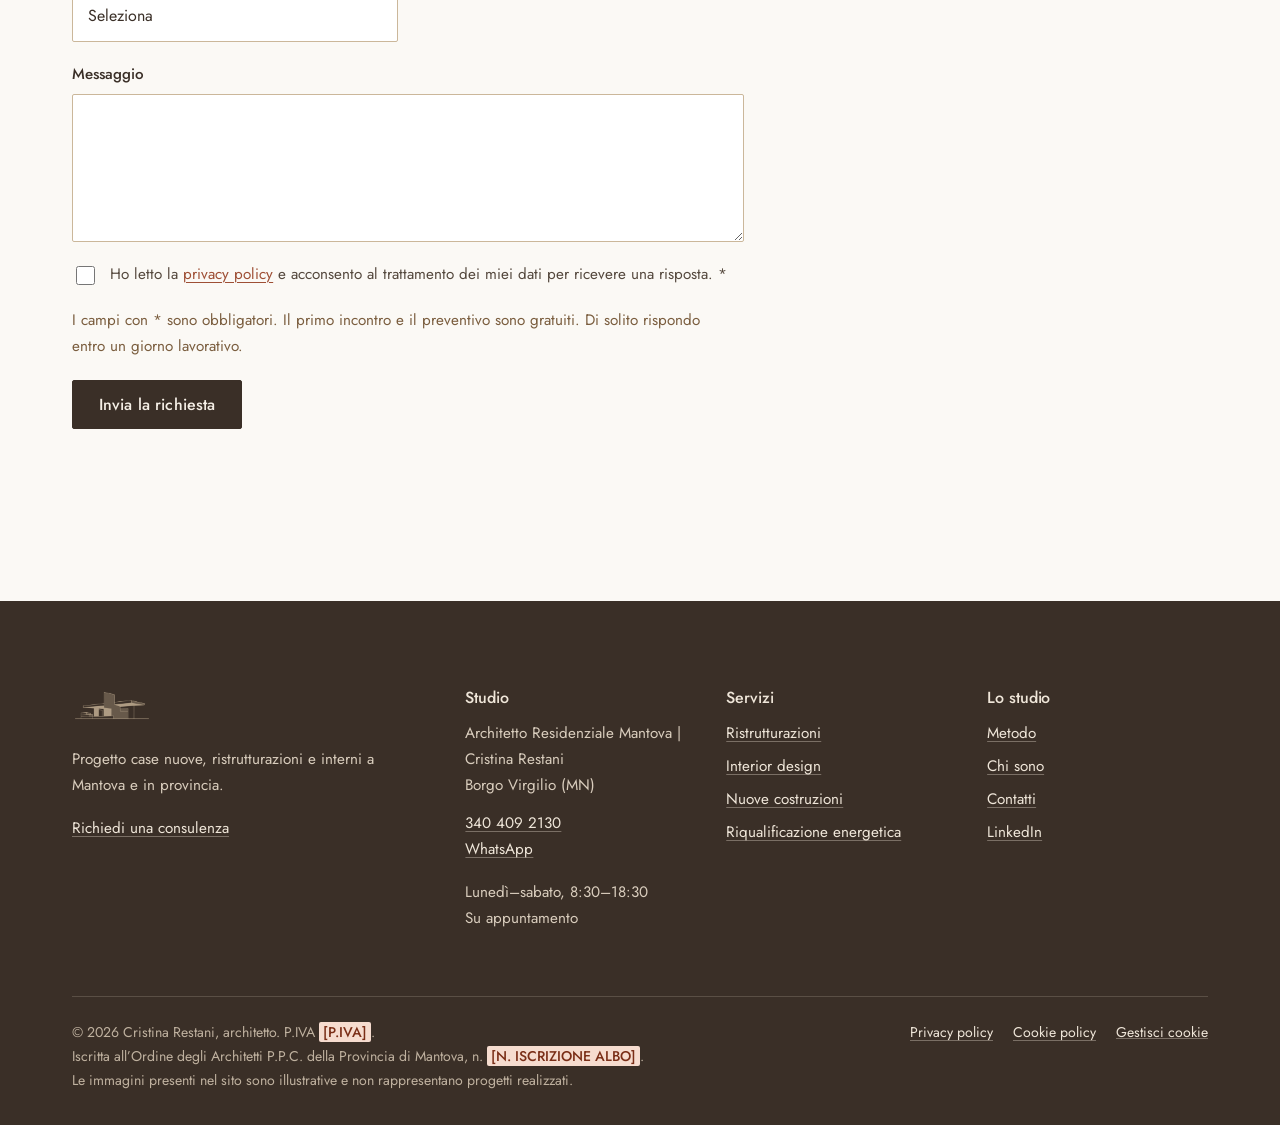
<file: interior-design/index.html>
<!DOCTYPE html>
<html lang="it">
<head>
<meta charset="utf-8">
<meta name="viewport" content="width=device-width, initial-scale=1">
<title>Architetto d’interni a Mantova | Interior design | Cristina Restani</title>
<meta name="description" content="Interior design a Mantova con un architetto d’interni: progetto completo, restyling e consulenze su colori, materiali, luci e arredi, con rendering 3D.">
<link rel="canonical" href="https://www.architettomantova.it/interior-design/">
<meta name="robots" content="noindex, nofollow">
<meta property="og:type" content="website">
<meta property="og:locale" content="it_IT">
<meta property="og:site_name" content="Cristina Restani, architetto">
<meta property="og:title" content="Architetto d’interni a Mantova | Interior design | Cristina Restani">
<meta property="og:description" content="Interior design a Mantova con un architetto d’interni: progetto completo, restyling e consulenze su colori, materiali, luci e arredi, con rendering 3D.">
<meta property="og:url" content="https://www.architettomantova.it/interior-design/">
<meta property="og:image" content="https://www.architettomantova.it/assets/img/og-image.jpg">
<meta property="og:image:width" content="1200">
<meta property="og:image:height" content="630">
<meta name="twitter:card" content="summary_large_image">
<meta name="theme-color" content="#f5efe6">
<link rel="icon" href="../favicon.ico" sizes="any">
<link rel="icon" type="image/png" sizes="32x32" href="../assets/favicon/favicon-32x32.png">
<link rel="icon" type="image/png" sizes="16x16" href="../assets/favicon/favicon-16x16.png">
<link rel="apple-touch-icon" href="../assets/favicon/apple-touch-icon.png">
<link rel="manifest" href="../site.webmanifest">
<link rel="preload" href="../assets/fonts/eb-garamond-latin-wght-normal.woff2" as="font" type="font/woff2" crossorigin>
<link rel="preload" href="../assets/fonts/jost-latin-400-normal.woff2" as="font" type="font/woff2" crossorigin>
<link rel="stylesheet" href="../assets/css/style.css">
<script type="application/ld+json">{"@context":"https://schema.org","@type":"ProfessionalService","additionalType":"https://www.wikidata.org/wiki/Q42973","@id":"https://www.architettomantova.it/#studio","name":"Architetto Residenziale Mantova | Cristina Restani","alternateName":"Architetto Cristina Restani","description":"Architetto residenziale a Mantova: progettazione case, nuove costruzioni, ristrutturazioni, interior design e riqualificazione energetica. Consulenze e direzione lavori a Mantova e provincia.","url":"https://www.architettomantova.it/","image":"https://www.architettomantova.it/assets/img/og-image.jpg","logo":"https://www.architettomantova.it/assets/favicon/android-chrome-512x512.png","telephone":"+39 340 409 2130","email":"architettocristinarestani@gmail.com","address":{"@type":"PostalAddress","addressLocality":"Borgo Virgilio","addressRegion":"MN","addressCountry":"IT"},"openingHoursSpecification":[{"@type":"OpeningHoursSpecification","dayOfWeek":["Monday","Tuesday","Wednesday","Thursday","Friday","Saturday"],"opens":"08:30","closes":"18:30"}],"areaServed":[{"@type":"City","name":"Mantova"},{"@type":"City","name":"Borgo Virgilio"},{"@type":"City","name":"Curtatone"},{"@type":"City","name":"Porto Mantovano"},{"@type":"City","name":"San Giorgio Bigarello"},{"@type":"City","name":"Bagnolo San Vito"},{"@type":"City","name":"Roncoferraro"},{"@type":"City","name":"Rivalta sul Mincio"},{"@type":"City","name":"San Silvestro"},{"@type":"City","name":"Cerese"},{"@type":"City","name":"Suzzara"},{"@type":"City","name":"San Benedetto Po"},{"@type":"City","name":"Gonzaga"}],"founder":{"@type":"Person","name":"Cristina Restani","jobTitle":"Architetto","sameAs":["https://www.linkedin.com/in/cristina-restani-8320693a/"]},"sameAs":["https://www.linkedin.com/in/cristina-restani-8320693a/"],"knowsAbout":["Architettura residenziale","Ristrutturazioni","Interior design","Bioedilizia","Efficienza energetica","Recupero di edifici storici"]}</script>
<script type="application/ld+json">{"@context":"https://schema.org","@type":"Service","name":"Progettazione di interni e interior design","serviceType":"Interior design residenziale","description":"Interior design a Mantova con un architetto d’interni: progetto completo, restyling e consulenze su colori, materiali, luci e arredi, con rendering 3D.","url":"https://www.architettomantova.it/interior-design/","provider":{"@id":"https://www.architettomantova.it/#studio"},"areaServed":[{"@type":"City","name":"Mantova"},{"@type":"City","name":"Borgo Virgilio"},{"@type":"City","name":"Curtatone"},{"@type":"City","name":"Porto Mantovano"},{"@type":"City","name":"San Giorgio Bigarello"},{"@type":"City","name":"Bagnolo San Vito"},{"@type":"City","name":"Roncoferraro"},{"@type":"City","name":"Rivalta sul Mincio"},{"@type":"City","name":"San Silvestro"},{"@type":"City","name":"Cerese"},{"@type":"City","name":"Suzzara"},{"@type":"City","name":"San Benedetto Po"},{"@type":"City","name":"Gonzaga"}]}</script>
<script type="application/ld+json">{"@context":"https://schema.org","@type":"FAQPage","mainEntity":[{"@type":"Question","name":"Quanto costa un progetto di interior design a Mantova?","acceptedAnswer":{"@type":"Answer","text":"L’investimento per un progetto professionale è in genere tra il 7% e il 10% del budget totale dell’intervento. Un progetto ben fatto aiuta a spendere meglio il resto: evita acquisti sbagliati e permette di confrontare le offerte dei fornitori."}},{"@type":"Question","name":"Posso fare un progetto di interior design senza ristrutturare?","acceptedAnswer":{"@type":"Answer","text":"Sì. Un restyling può cambiare molto gli spazi con interventi non strutturali: arredi, illuminazione, colori e tessuti."}},{"@type":"Question","name":"Quanto tempo richiede un progetto di interior design completo?","acceptedAnswer":{"@type":"Answer","text":"Indicativamente 1–2 settimane per la fase creativa, 2–3 settimane per il progetto esecutivo e 4–8 settimane per la realizzazione, secondo la complessità."}},{"@type":"Question","name":"Che differenza c’è tra interior designer e architetto d’interni?","acceptedAnswer":{"@type":"Answer","text":"Come architetto d’interni, oltre agli aspetti estetici e funzionali, seguo quelli tecnici, strutturali e normativi. Se l’intervento richiede modifiche agli spazi o agli impianti, posso progettarle e firmare le pratiche necessarie."}},{"@type":"Question","name":"Posso chiederti solo una consulenza su colori o arredi?","acceptedAnswer":{"@type":"Answer","text":"Sì, è proprio lo scopo delle consulenze specifiche: un aiuto mirato su un ambiente o su una scelta, senza un progetto completo."}}]}</script>
<script type="application/ld+json">{"@context":"https://schema.org","@type":"BreadcrumbList","itemListElement":[{"@type":"ListItem","position":1,"name":"Home","item":"https://www.architettomantova.it/"},{"@type":"ListItem","position":2,"name":"Interior design","item":"https://www.architettomantova.it/interior-design/"}]}</script>
</head>
<body class="tema-minimal">
<a class="skip-link" href="#contenuto">Vai al contenuto</a>
<header class="site-header">
  <div class="wrap site-header__bar">
    <a class="brand" href="../" aria-label="Cristina Restani, architetto: torna alla home">
      <span class="pict" aria-hidden="true"></span>
      <span class="brand__text"><span class="brand__name" aria-hidden="true"></span><span class="brand__role">Architetto a Mantova</span></span>
    </a>
    <button class="nav-toggle" type="button" aria-expanded="false" aria-controls="site-nav"><span class="nav-toggle__label">Menu</span><span class="nav-toggle__icon" aria-hidden="true"></span></button>
    <nav class="site-nav" id="site-nav" aria-label="Navigazione principale">
      <ul>
        <li><button class="nav-sub-toggle" type="button" aria-expanded="false" aria-controls="nav-servizi">Servizi</button>
          <ul class="nav-sub" id="nav-servizi" hidden><li><a href="../ristrutturazioni/">Ristrutturazioni</a></li><li><a href="../interior-design/" aria-current="page">Interior design</a></li><li><a href="../nuove-costruzioni/">Nuove costruzioni</a></li><li><a href="../riqualificazione-energetica/">Riqualificazione energetica</a></li></ul></li>
        <li><a href="../metodo/">Metodo</a></li>
        <li><a href="../chi-sono/">Chi sono</a></li>
        <li><a href="../contatti/">Contatti</a></li>
        <li class="nav-cta"><a class="btn btn--primary" href="../contatti/#modulo">Richiedi una consulenza</a></li>
      </ul>
    </nav>
  </div>
</header>
<main id="contenuto">
<section class="hero-page">
  <div class="wrap hero-page__grid">
    <div class="hero-page__media"><img src="../assets/img/interni-minimal-living-1280.webp" srcset="../assets/img/interni-minimal-living-768.webp 768w, ../assets/img/interni-minimal-living-1280.webp 1280w, ../assets/img/interni-minimal-living-1536.webp 1536w" sizes="(min-width: 56em) 58vw, 100vw" width="1536" height="1024" alt="Soggiorno minimale con divano chiaro, pavimento continuo e grande vetrata aperta sul giardino" fetchpriority="high"></div>
    <div class="hero-page__text">
      <span class="pict pict--draw" aria-hidden="true"></span>
      <h1>Interior design a Mantova</h1>
      <p class="lead">Progetto interni che ti somigliano: spazi ordinati, luce naturale, materiali scelti con cura e arredi che durano nel tempo.</p>
      <div class="actions"><a class="btn btn--primary" href="#modulo">Richiedi una consulenza</a><a class="btn btn--ghost" href="https://wa.me/393404092130?text=Ciao%20Cristina%2C%20ti%20scrivo%20dal%20sito%20architettomantova.it" rel="noopener"><svg viewBox="0 0 24 24" aria-hidden="true" fill="currentColor"><path d="M12.04 2a9.9 9.9 0 0 0-8.5 15l-1.4 5 5.2-1.36A9.9 9.9 0 1 0 12.04 2Zm0 18.1a8.2 8.2 0 0 1-4.18-1.15l-.3-.18-3.08.81.82-3-.2-.31a8.2 8.2 0 1 1 6.94 3.83Zm4.5-6.14c-.25-.12-1.46-.72-1.69-.8-.23-.08-.39-.12-.55.12-.16.25-.63.8-.78.97-.14.16-.29.18-.53.06a6.7 6.7 0 0 1-3.32-2.9c-.25-.43.25-.4.72-1.33.08-.16.04-.3-.02-.43-.06-.12-.55-1.33-.76-1.82-.2-.48-.4-.41-.55-.42h-.47a.9.9 0 0 0-.65.3 2.74 2.74 0 0 0-.86 2.04 4.76 4.76 0 0 0 1 2.53 10.9 10.9 0 0 0 4.17 3.69c1.55.67 2.16.73 2.94.61.47-.07 1.46-.6 1.66-1.17.2-.58.2-1.07.15-1.17-.06-.1-.22-.17-.46-.29Z"/></svg>WhatsApp</a></div>
      <p class="hero-page__note">Primo incontro conoscitivo gratuito e senza impegno.</p>
    </div>
  </div>
</section>

<section class="section"><div class="wrap"><div class="prose"><h2>Un architetto d’interni per la tua casa</h2><p>L’interior design non riguarda solo l’estetica. Riguarda come ti muovi in casa, dove metti le cose, come entra la luce nelle diverse ore del giorno. Come architetto d’interni lavoro su tutti questi aspetti insieme: distribuzione, impianti, materiali, illuminazione e arredo.</p><p>Che tu stia arredando una casa nuova o voglia ripensare quella in cui vivi, parto da come la usi oggi e da come vorresti usarla.</p></div>
  <div class="wide-media"><img src="../assets/img/interni-minimal-cucina-1280.webp" srcset="../assets/img/interni-minimal-cucina-768.webp 768w, ../assets/img/interni-minimal-cucina-1280.webp 1280w, ../assets/img/interni-minimal-cucina-1536.webp 1536w" sizes="(min-width: 76em) 72rem, 100vw" width="1536" height="1024" alt="Cucina minimale con isola in travertino, ante in rovere e finestra a nastro sul verde" loading="lazy" decoding="async"></div></div></section>

<section class="section section--alt" aria-labelledby="offerta">
  <div class="wrap"><div class="section__head"><h2 id="offerta">I miei servizi di interior design</h2></div><div class="offer"><div class="offer__item"><h3>Progettazione completa</h3><p>Trasformo gli spazi in ambienti che esprimono la tua personalità, con progetto dettagliato, selezione dei materiali e arredi su misura.</p></div><div class="offer__item"><h3>Restyling di interni</h3><p>Rinnovo gli ambienti esistenti con interventi mirati su arredi, colori, illuminazione e complementi.</p></div><div class="offer__item"><h3>Consulenze specifiche</h3><p>Supporto su colori, materiali, acquisto degli arredi e home staging, per chi vuole un intervento mirato e rapido.</p></div></div></div>
</section>

<section class="section"><div class="wrap split split--media-left">
  <div><h2>Perché scegliere un architetto per l’interior design</h2><dl class="reasons"><div><dt>Visione d’insieme</dt><dd>Considero lo spazio nella sua totalità, non solo gli arredi.</dd></div><div><dt>Competenze tecniche</dt><dd>Conosco materiali, impianti e soluzioni costruttive, e so cosa è fattibile.</dd></div><div><dt>Progetto su misura</dt><dd>Ogni progetto nasce per te e per la tua casa.</dd></div><div><dt>Valore nel tempo</dt><dd>Una casa progettata bene è più vivibile e mantiene il suo valore.</dd></div><div><dt>Un percorso completo</dt><dd>Dalla prima idea alla realizzazione, con un solo riferimento.</dd></div></dl></div>
  <div class="split__media"><img src="../assets/img/interni-minimal-bagno-768.webp" srcset="../assets/img/interni-minimal-bagno-480.webp 480w, ../assets/img/interni-minimal-bagno-768.webp 768w, ../assets/img/interni-minimal-bagno-1024.webp 1024w" sizes="(min-width: 56em) 45vw, 100vw" width="1024" height="1536" alt="Bagno minimale con lavabo a colonna in travertino e rubinetteria scura, illuminato da un lucernario" loading="lazy" decoding="async"></div></div></section>

<section class="section section--soft" aria-labelledby="processo">
  <div class="wrap"><div class="section__head"><h2 id="processo">Il mio processo creativo</h2></div>
  <ol class="steps steps--4"><li class="step"><h3>Ascolto e analisi</h3><p>Capisco come vivi, cosa ami e cosa non funziona negli spazi attuali.</p></li><li class="step"><h3>Concept</h3><p>Atmosfera, palette, materiali e prime soluzioni distributive.</p></li><li class="step"><h3>Progetto dettagliato</h3><p>Disegni esecutivi, rendering 3D, abaco dei materiali ed elenco degli arredi.</p></li><li class="step"><h3>Supporto alla realizzazione</h3><p>Seguo artigiani e fornitori fino all’ultimo dettaglio.</p></li></ol>
  <p class="section__foot"><a class="link-quiet" href="../metodo/">Leggi come lavoro in dettaglio</a></p></div>
</section>

<section class="section" aria-labelledby="costi">
  <div class="wrap">
    <div class="section__head"><h2 id="costi">Costi e tempi indicativi</h2></div>
    <div class="costs">
      <div><p>Un progetto di interior design costa in genere tra il 7% e il 10% del budget complessivo dell’intervento. Per le consulenze specifiche ti preparo un preventivo dedicato. In ogni caso il preventivo è scritto e concordato prima di iniziare.</p><p class="note">Le cifre sono indicative e servono a orientarti: ogni progetto ha il suo preventivo.</p><div class="wide-media" style="max-width:34rem"><img src="../assets/img/materiali-minimal-800.webp" srcset="../assets/img/materiali-minimal-480.webp 480w, ../assets/img/materiali-minimal-800.webp 800w, ../assets/img/materiali-minimal-1254.webp 1254w" sizes="(min-width: 56em) 34rem, 100vw" width="1254" height="1254" alt="Campioni di materiali su fondo chiaro: rovere, travertino, pietra grigia e un profilo in ottone" loading="lazy" decoding="async"></div></div>
      <dl class="costs__list"><div><dt>Fase creativa</dt><dd>1–2 settimane</dd></div><div><dt>Progetto esecutivo</dt><dd>2–3 settimane</dd></div><div><dt>Realizzazione</dt><dd>4–8 settimane, secondo la complessità</dd></div></dl>
    </div>
  </div>
</section>

<section class="section section--feature" aria-labelledby="faq">
  <div class="wrap"><div class="section__head"><h2 id="faq">Domande frequenti</h2></div><div class="faq"><details><summary>Quanto costa un progetto di interior design a Mantova?</summary><div class="faq__answer"><p>L’investimento per un progetto professionale è in genere tra il 7% e il 10% del budget totale dell’intervento. Un progetto ben fatto aiuta a spendere meglio il resto: evita acquisti sbagliati e permette di confrontare le offerte dei fornitori.</p></div></details><details><summary>Posso fare un progetto di interior design senza ristrutturare?</summary><div class="faq__answer"><p>Sì. Un restyling può cambiare molto gli spazi con interventi non strutturali: arredi, illuminazione, colori e tessuti.</p></div></details><details><summary>Quanto tempo richiede un progetto di interior design completo?</summary><div class="faq__answer"><p>Indicativamente 1–2 settimane per la fase creativa, 2–3 settimane per il progetto esecutivo e 4–8 settimane per la realizzazione, secondo la complessità.</p></div></details><details><summary>Che differenza c’è tra interior designer e architetto d’interni?</summary><div class="faq__answer"><p>Come architetto d’interni, oltre agli aspetti estetici e funzionali, seguo quelli tecnici, strutturali e normativi. Se l’intervento richiede modifiche agli spazi o agli impianti, posso progettarle e firmare le pratiche necessarie.</p></div></details><details><summary>Posso chiederti solo una consulenza su colori o arredi?</summary><div class="faq__answer"><p>Sì, è proprio lo scopo delle consulenze specifiche: un aiuto mirato su un ambiente o su una scelta, senza un progetto completo.</p></div></details></div></div>
</section>

<section class="section" id="modulo" aria-labelledby="modulo-titolo">
  <div class="wrap">
    <div class="section__head"><h2 id="modulo-titolo">Trasforma i tuoi spazi con un progetto professionale</h2><p>Dimmi che casa è e cosa ti piacerebbe ottenere. Ti ricontatto per un primo incontro.</p></div>
    <div class="contact-grid"><form class="form" action="https://formspree.io/f/[FORMSPREE_ID]" method="POST" data-formspree novalidate>
  <input type="hidden" name="_subject" value="Richiesta interior design dal sito">
  <input type="hidden" name="Pagina" value="Interior design">
  <div class="hp" aria-hidden="true"><label for="f-interiordesi-gotcha">Non compilare questo campo</label><input id="f-interiordesi-gotcha" type="text" name="_gotcha" tabindex="-1" autocomplete="off"></div>
  <div class="field"><label for="f-interiordesi-nome">Nome e cognome <span class="req" aria-hidden="true">*</span></label><input id="f-interiordesi-nome" name="Nome e cognome" type="text" autocomplete="name" required></div>
  <div class="form__row">
    <div class="field"><label for="f-interiordesi-email">Email <span class="req" aria-hidden="true">*</span></label><input id="f-interiordesi-email" name="email" type="email" autocomplete="email" required></div>
    <div class="field"><label for="f-interiordesi-tel">Telefono <span class="req" aria-hidden="true">*</span></label><input id="f-interiordesi-tel" name="Telefono" type="tel" autocomplete="tel" required></div>
  </div>
  <div class="form__row"><div class="field"><label for="f-interiordesi-abitazione">Tipo di abitazione <span class="req" aria-hidden="true">*</span></label><select id="f-interiordesi-abitazione" name="Tipo di abitazione" required><option value="">Seleziona</option><option>Appartamento</option><option>Casa indipendente</option><option>Villa</option><option>Altro</option></select></div><div class="field"><label for="f-interiordesi-metratura">Metratura indicativa (mq)</label><input id="f-interiordesi-metratura" name="Metratura indicativa (mq)" type="text"></div></div><div class="form__row"><div class="field"><label for="f-interiordesi-servizio">Servizio che ti interessa</label><select id="f-interiordesi-servizio" name="Servizio che ti interessa"><option value="">Seleziona</option><option>Progettazione completa</option><option>Restyling di interni</option><option>Consulenza specifica</option><option>Non lo so ancora</option></select></div></div>
  <div class="field"><label for="f-interiordesi-msg">Messaggio</label><textarea id="f-interiordesi-msg" name="Messaggio" rows="5"></textarea></div>
  <label class="check"><input type="checkbox" name="Consenso privacy" value="Sì" required><span>Ho letto la <a href="../privacy-policy/">privacy policy</a> e acconsento al trattamento dei miei dati per ricevere una risposta. <span class="req" aria-hidden="true">*</span></span></label>
  <p class="note">I campi con <span class="req">*</span> sono obbligatori. Il primo incontro e il preventivo sono gratuiti. Di solito rispondo entro un giorno lavorativo.</p>
  <div><button class="btn btn--primary" type="submit">Invia la richiesta</button></div>
  <p class="form__status" role="status" aria-live="polite"></p>
</form><aside class="contact-card" aria-label="Contatti diretti">
  <div><h3>Preferisci parlarne a voce?</h3><p>Chiamami o scrivimi su WhatsApp, lunedì–sabato, 8:30–18:30.</p>
    <a class="btn btn--ghost" href="tel:+393404092130"><svg viewBox="0 0 24 24" aria-hidden="true" fill="none" stroke="currentColor" stroke-width="1.5"><path d="M5 3.5h3.2l1.6 4.2-2 1.3a11 11 0 0 0 7.2 7.2l1.3-2 4.2 1.6V19a1.6 1.6 0 0 1-1.6 1.6A16.6 16.6 0 0 1 3.4 5.1 1.6 1.6 0 0 1 5 3.5Z"/></svg>340 409 2130</a>
    <a class="btn btn--ghost" href="https://wa.me/393404092130?text=Ciao%20Cristina%2C%20ti%20scrivo%20dal%20sito%20architettomantova.it" rel="noopener"><svg viewBox="0 0 24 24" aria-hidden="true" fill="currentColor"><path d="M12.04 2a9.9 9.9 0 0 0-8.5 15l-1.4 5 5.2-1.36A9.9 9.9 0 1 0 12.04 2Zm0 18.1a8.2 8.2 0 0 1-4.18-1.15l-.3-.18-3.08.81.82-3-.2-.31a8.2 8.2 0 1 1 6.94 3.83Zm4.5-6.14c-.25-.12-1.46-.72-1.69-.8-.23-.08-.39-.12-.55.12-.16.25-.63.8-.78.97-.14.16-.29.18-.53.06a6.7 6.7 0 0 1-3.32-2.9c-.25-.43.25-.4.72-1.33.08-.16.04-.3-.02-.43-.06-.12-.55-1.33-.76-1.82-.2-.48-.4-.41-.55-.42h-.47a.9.9 0 0 0-.65.3 2.74 2.74 0 0 0-.86 2.04 4.76 4.76 0 0 0 1 2.53 10.9 10.9 0 0 0 4.17 3.69c1.55.67 2.16.73 2.94.61.47-.07 1.46-.6 1.66-1.17.2-.58.2-1.07.15-1.17-.06-.1-.22-.17-.46-.29Z"/></svg>WhatsApp</a></div>
  <div><h3>Lo studio</h3><p>Borgo Virgilio (MN), a pochi minuti da Mantova.<br>Ricevo su appuntamento.</p></div>
</aside></div>
  </div>
</section>
</main>
<footer class="site-footer">
  <div class="wrap">
    <div class="footer-grid">
      <div class="footer-brand">
        <span class="pict" aria-hidden="true"></span>
        <p>Progetto case nuove, ristrutturazioni e interni a Mantova e in provincia.</p>
        <p><a href="../contatti/#modulo">Richiedi una consulenza</a></p>
      </div>
      <div>
        <h2>Studio</h2>
        <address>Architetto Residenziale Mantova | Cristina Restani<br>Borgo Virgilio (MN)</address>
        <p style="margin-top:.8rem"><a href="tel:+393404092130">340 409 2130</a><br><a href="https://wa.me/393404092130?text=Ciao%20Cristina%2C%20ti%20scrivo%20dal%20sito%20architettomantova.it" rel="noopener">WhatsApp</a></p>
        <p>Lunedì–sabato, 8:30–18:30<br>Su appuntamento</p>
      </div>
      <div>
        <h2>Servizi</h2>
        <ul><li><a href="../ristrutturazioni/">Ristrutturazioni</a></li><li><a href="../interior-design/">Interior design</a></li><li><a href="../nuove-costruzioni/">Nuove costruzioni</a></li><li><a href="../riqualificazione-energetica/">Riqualificazione energetica</a></li></ul>
      </div>
      <div>
        <h2>Lo studio</h2>
        <ul>
          <li><a href="../metodo/">Metodo</a></li>
          <li><a href="../chi-sono/">Chi sono</a></li>
          <li><a href="../contatti/">Contatti</a></li>
          <li><a href="https://www.linkedin.com/in/cristina-restani-8320693a/" rel="noopener">LinkedIn</a></li>
        </ul>
      </div>
    </div>
    <div class="footer-bottom">
      <div>
        <p>© 2026 Cristina Restani, architetto. P.IVA <span class="placeholder">[P.IVA]</span>.<br>Iscritta all’Ordine degli Architetti P.P.C. della Provincia di Mantova, n. <span class="placeholder">[N. ISCRIZIONE ALBO]</span>.</p>
        <p>Le immagini presenti nel sito sono illustrative e non rappresentano progetti realizzati.</p>
      </div>
      <p class="footer-legal"><a href="../privacy-policy/">Privacy policy</a> <a href="../cookie-policy/">Cookie policy</a> <button class="linkbtn" type="button" data-cookie-settings>Gestisci cookie</button></p>
    </div>
  </div>
</footer>
<a class="wa-float" href="https://wa.me/393404092130?text=Ciao%20Cristina%2C%20ti%20scrivo%20dal%20sito%20architettomantova.it" rel="noopener" aria-label="Scrivimi su WhatsApp"><svg viewBox="0 0 24 24" aria-hidden="true" fill="currentColor"><path d="M12.04 2a9.9 9.9 0 0 0-8.5 15l-1.4 5 5.2-1.36A9.9 9.9 0 1 0 12.04 2Zm0 18.1a8.2 8.2 0 0 1-4.18-1.15l-.3-.18-3.08.81.82-3-.2-.31a8.2 8.2 0 1 1 6.94 3.83Zm4.5-6.14c-.25-.12-1.46-.72-1.69-.8-.23-.08-.39-.12-.55.12-.16.25-.63.8-.78.97-.14.16-.29.18-.53.06a6.7 6.7 0 0 1-3.32-2.9c-.25-.43.25-.4.72-1.33.08-.16.04-.3-.02-.43-.06-.12-.55-1.33-.76-1.82-.2-.48-.4-.41-.55-.42h-.47a.9.9 0 0 0-.65.3 2.74 2.74 0 0 0-.86 2.04 4.76 4.76 0 0 0 1 2.53 10.9 10.9 0 0 0 4.17 3.69c1.55.67 2.16.73 2.94.61.47-.07 1.46-.6 1.66-1.17.2-.58.2-1.07.15-1.17-.06-.1-.22-.17-.46-.29Z"/></svg></a>
<div class="cookie-banner" id="cookie-banner" role="dialog" aria-live="polite" aria-label="Preferenze sui cookie" hidden>
  <p>Uso cookie tecnici necessari al sito e, solo con il tuo consenso, Google Analytics per capire come viene visitato. Puoi cambiare idea in qualsiasi momento. <a href="../cookie-policy/">Cookie policy</a></p>
  <div class="actions"><button class="btn btn--primary" type="button" data-consent="accept">Accetta</button><button class="btn btn--ghost" type="button" data-consent="reject">Rifiuta</button></div>
</div>
<script src="../assets/js/main.js" defer></script>
</body>
</html>
</file>
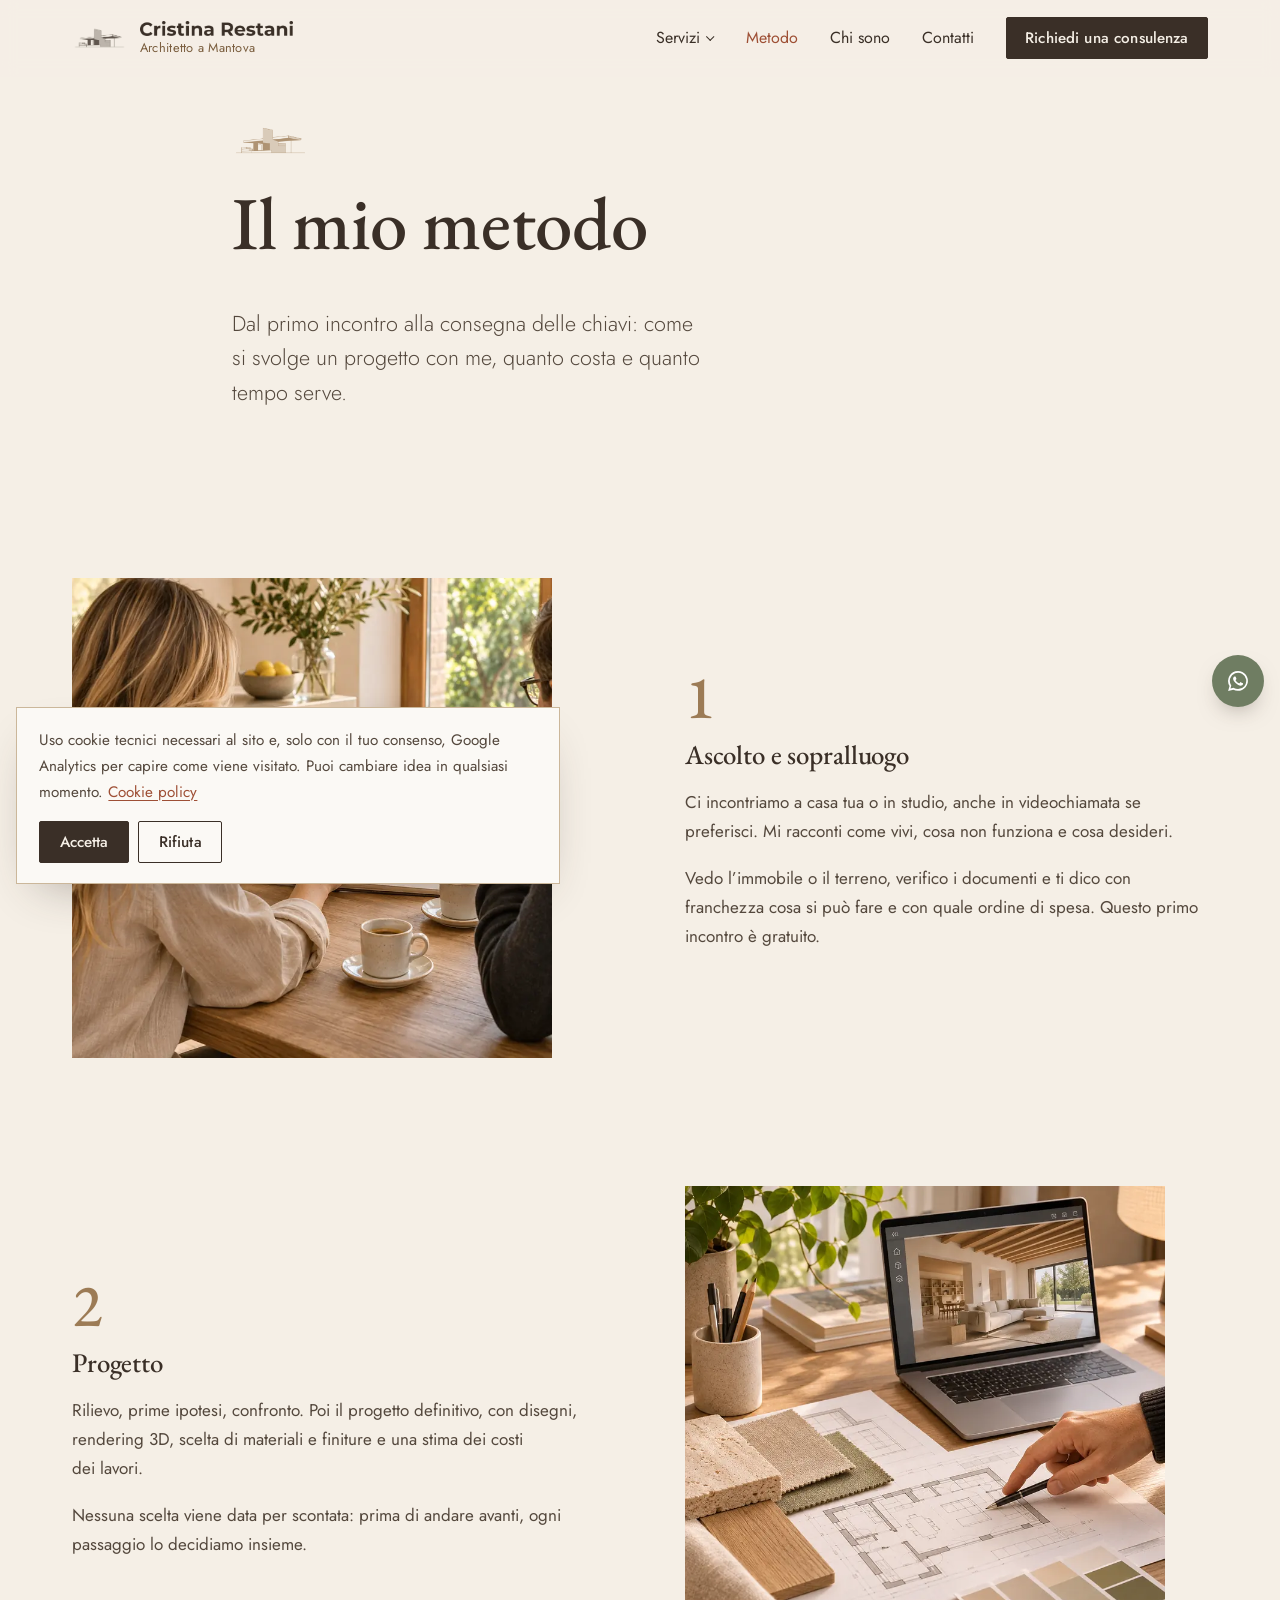
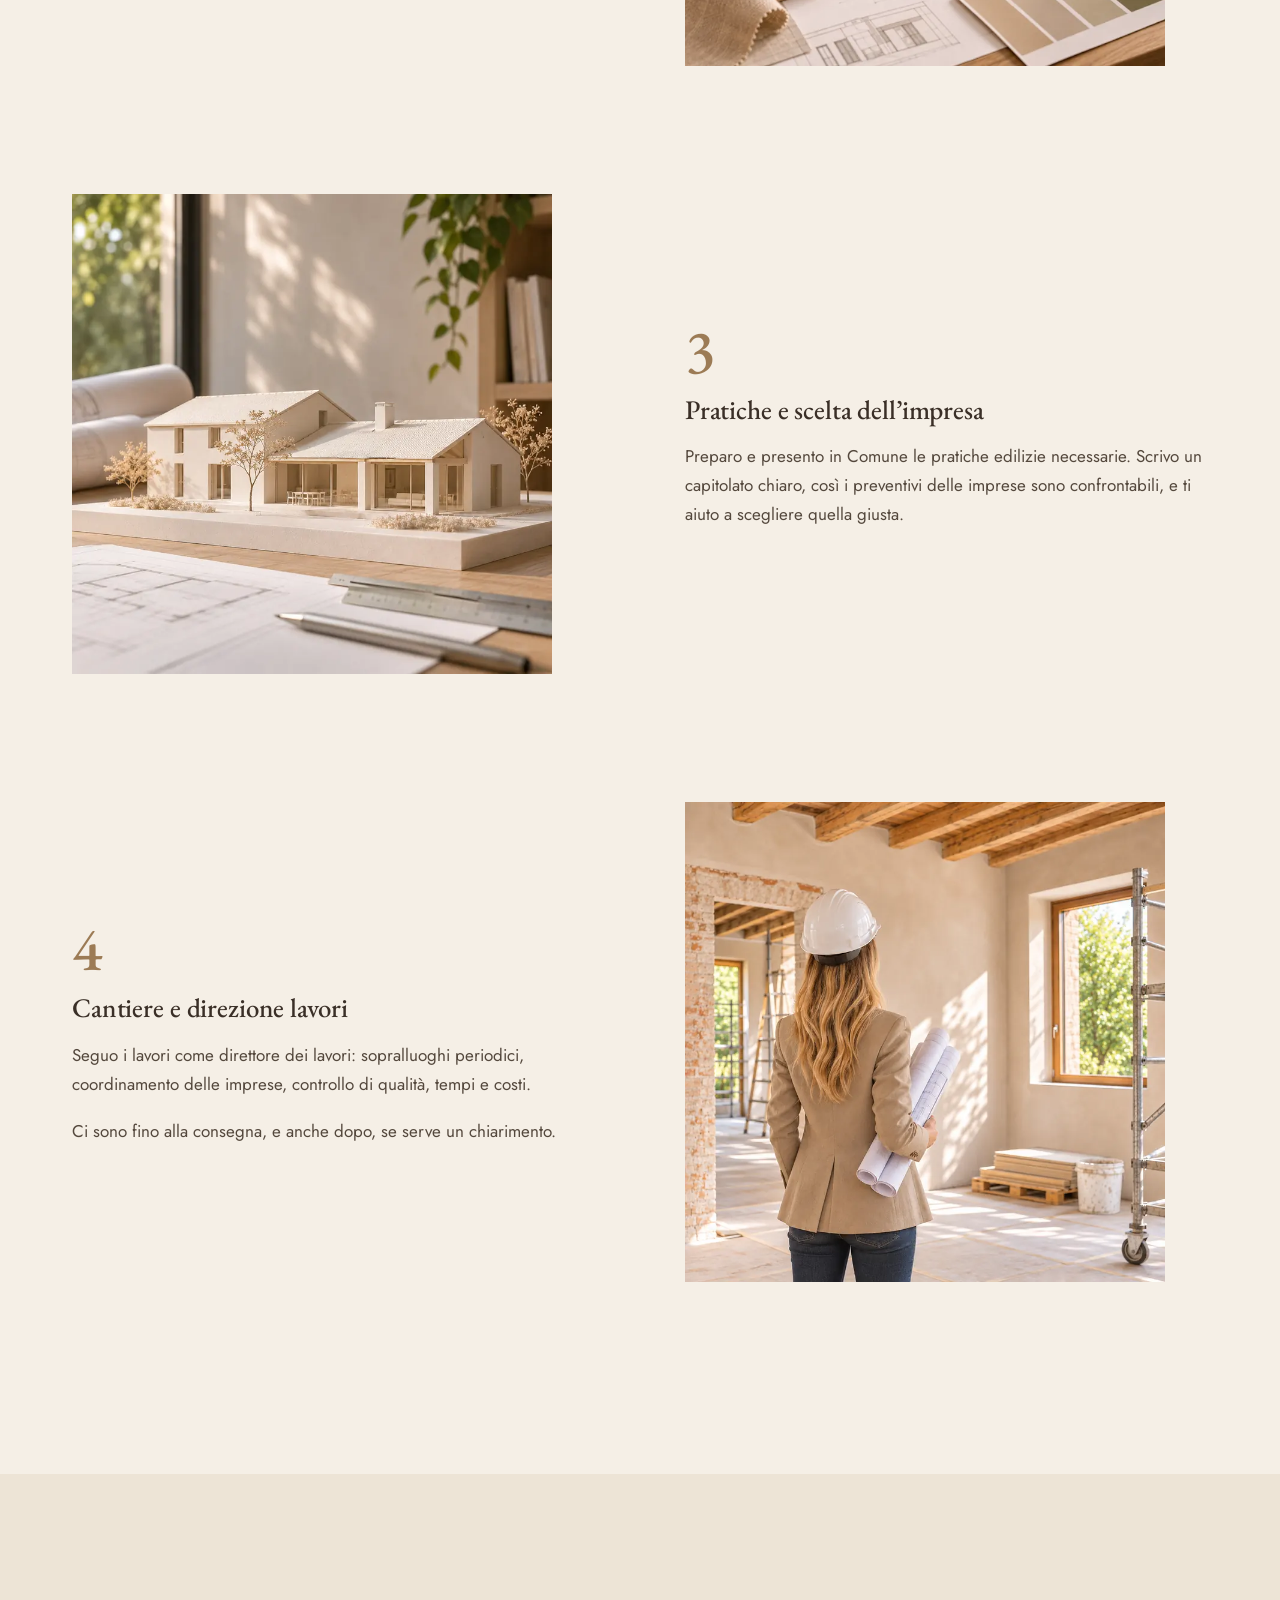
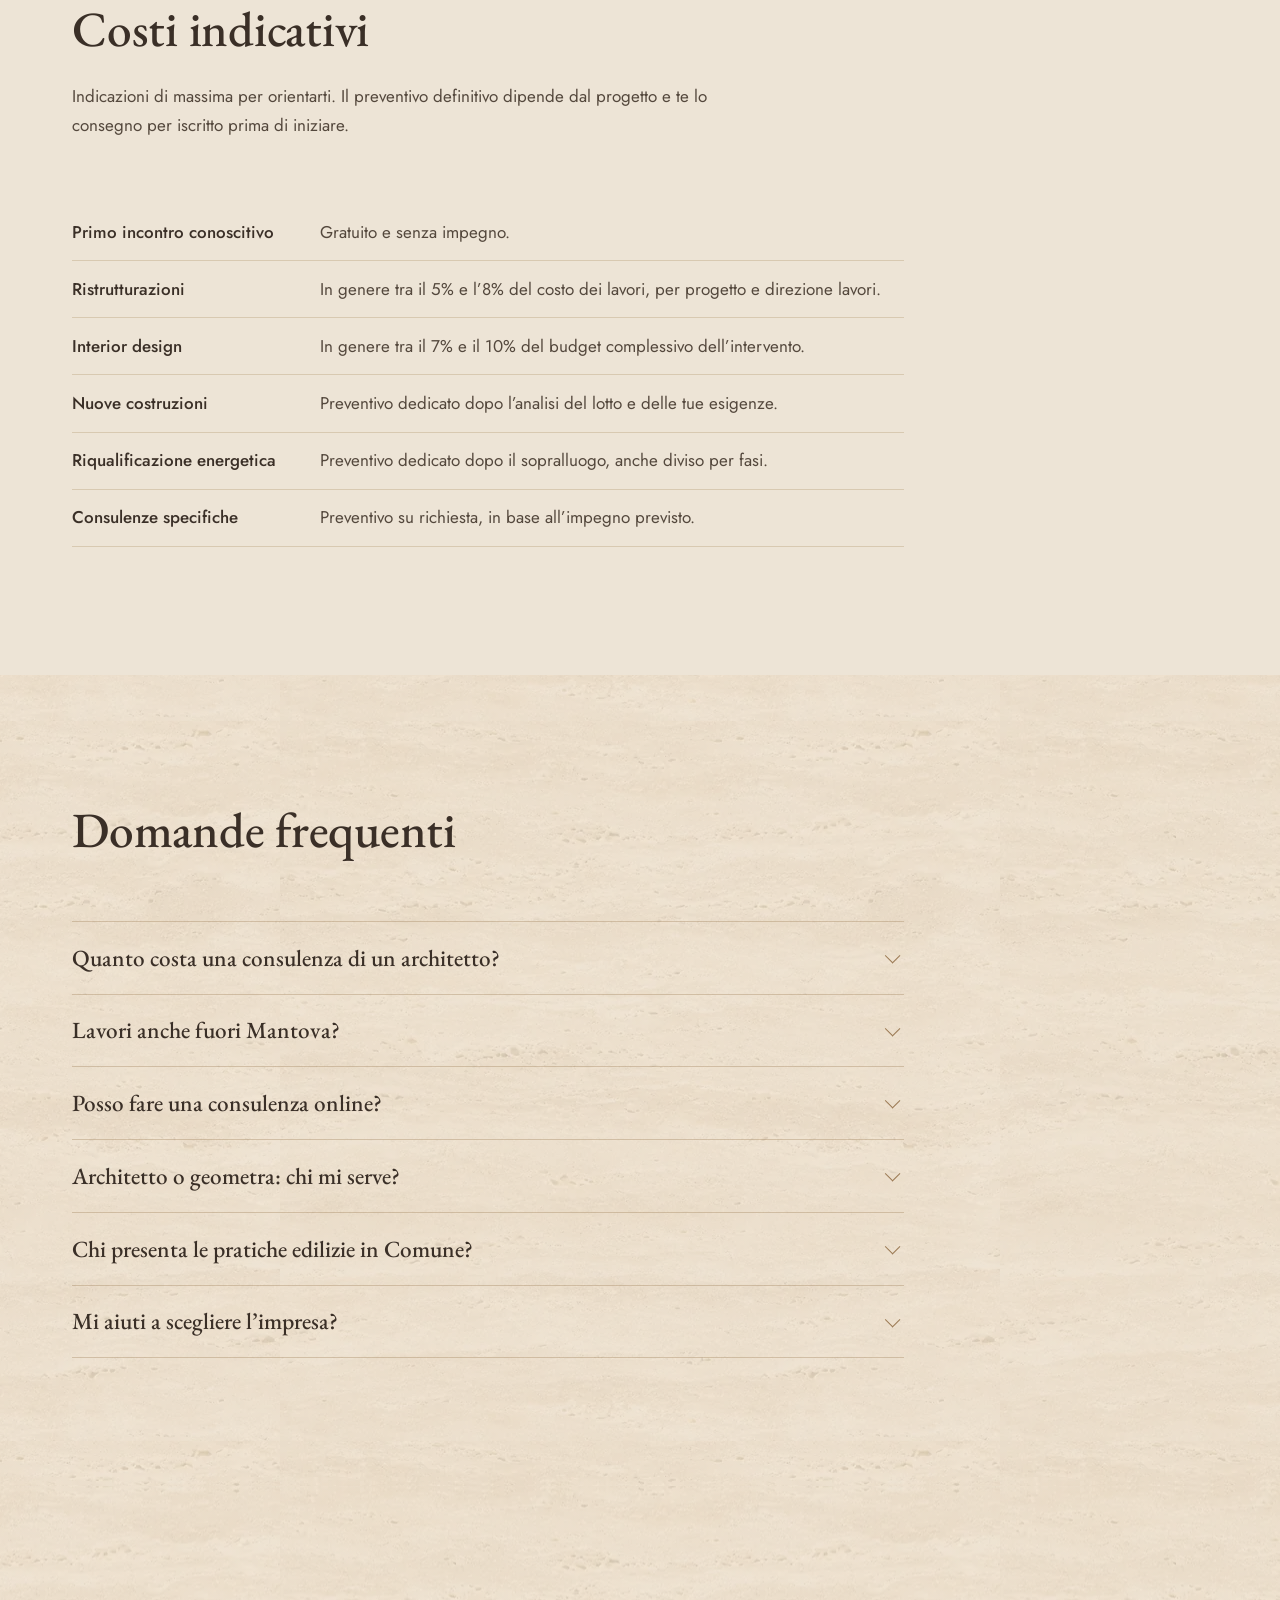
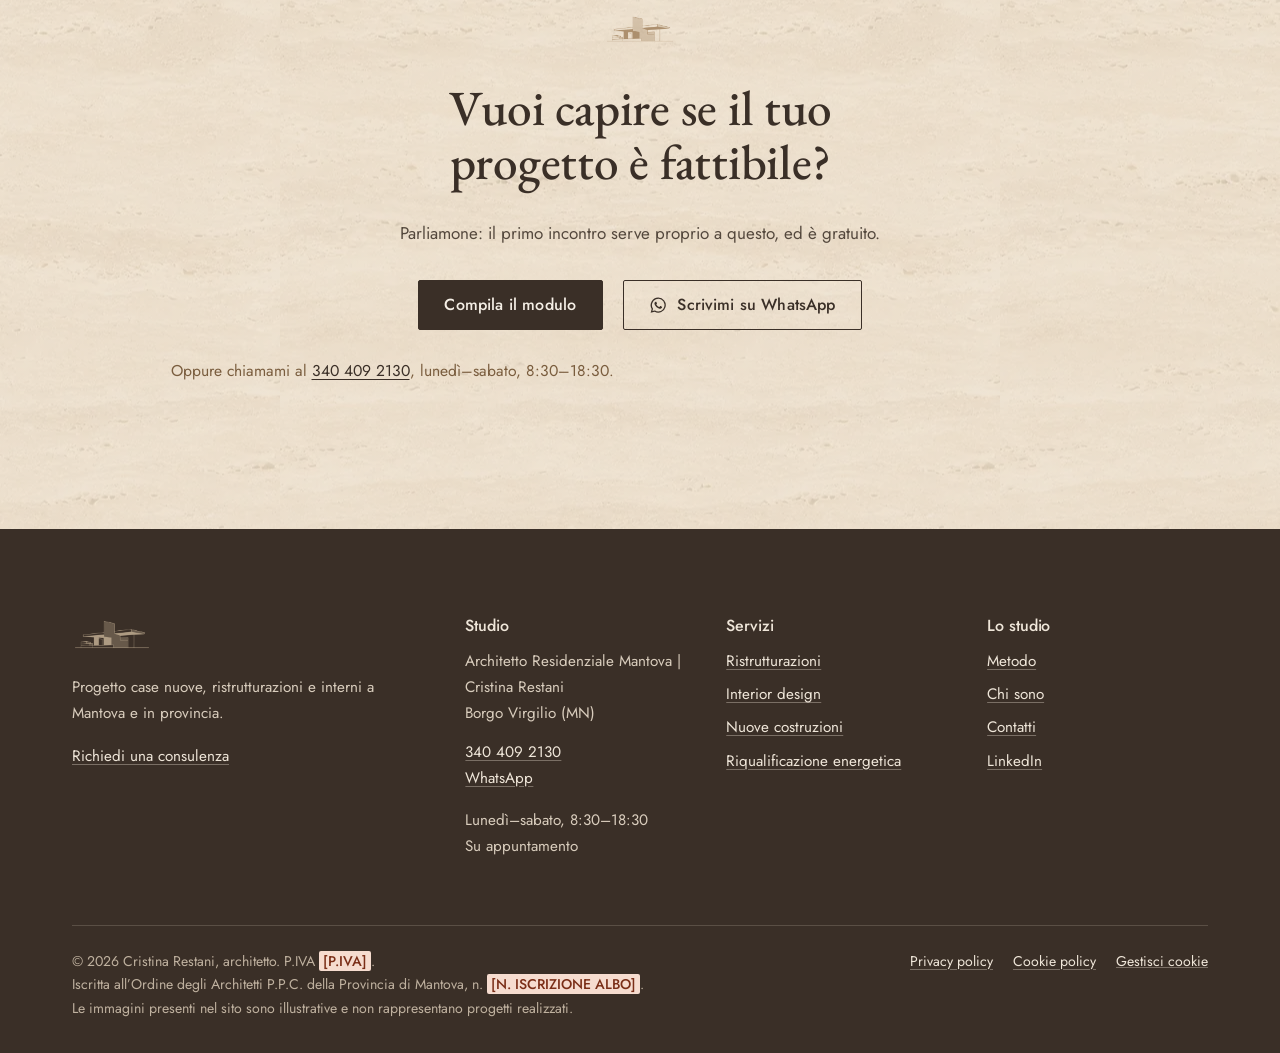
<file: metodo/index.html>
<!DOCTYPE html>
<html lang="it">
<head>
<meta charset="utf-8">
<meta name="viewport" content="width=device-width, initial-scale=1">
<title>Come lavoro: fasi, costi e domande frequenti | Architetto Cristina Restani</title>
<meta name="description" content="Come si svolge un progetto con l’architetto Cristina Restani a Mantova: fasi di lavoro, costi indicativi, tempi e risposte alle domande più frequenti.">
<link rel="canonical" href="https://www.architettomantova.it/metodo/">
<meta name="robots" content="noindex, nofollow">
<meta property="og:type" content="website">
<meta property="og:locale" content="it_IT">
<meta property="og:site_name" content="Cristina Restani, architetto">
<meta property="og:title" content="Come lavoro: fasi, costi e domande frequenti | Architetto Cristina Restani">
<meta property="og:description" content="Come si svolge un progetto con l’architetto Cristina Restani a Mantova: fasi di lavoro, costi indicativi, tempi e risposte alle domande più frequenti.">
<meta property="og:url" content="https://www.architettomantova.it/metodo/">
<meta property="og:image" content="https://www.architettomantova.it/assets/img/og-image.jpg">
<meta property="og:image:width" content="1200">
<meta property="og:image:height" content="630">
<meta name="twitter:card" content="summary_large_image">
<meta name="theme-color" content="#f5efe6">
<link rel="icon" href="../favicon.ico" sizes="any">
<link rel="icon" type="image/png" sizes="32x32" href="../assets/favicon/favicon-32x32.png">
<link rel="icon" type="image/png" sizes="16x16" href="../assets/favicon/favicon-16x16.png">
<link rel="apple-touch-icon" href="../assets/favicon/apple-touch-icon.png">
<link rel="manifest" href="../site.webmanifest">
<link rel="preload" href="../assets/fonts/eb-garamond-latin-wght-normal.woff2" as="font" type="font/woff2" crossorigin>
<link rel="preload" href="../assets/fonts/jost-latin-400-normal.woff2" as="font" type="font/woff2" crossorigin>
<link rel="stylesheet" href="../assets/css/style.css">
<script type="application/ld+json">{"@context":"https://schema.org","@type":"ProfessionalService","additionalType":"https://www.wikidata.org/wiki/Q42973","@id":"https://www.architettomantova.it/#studio","name":"Architetto Residenziale Mantova | Cristina Restani","alternateName":"Architetto Cristina Restani","description":"Architetto residenziale a Mantova: progettazione case, nuove costruzioni, ristrutturazioni, interior design e riqualificazione energetica. Consulenze e direzione lavori a Mantova e provincia.","url":"https://www.architettomantova.it/","image":"https://www.architettomantova.it/assets/img/og-image.jpg","logo":"https://www.architettomantova.it/assets/favicon/android-chrome-512x512.png","telephone":"+39 340 409 2130","email":"architettocristinarestani@gmail.com","address":{"@type":"PostalAddress","addressLocality":"Borgo Virgilio","addressRegion":"MN","addressCountry":"IT"},"openingHoursSpecification":[{"@type":"OpeningHoursSpecification","dayOfWeek":["Monday","Tuesday","Wednesday","Thursday","Friday","Saturday"],"opens":"08:30","closes":"18:30"}],"areaServed":[{"@type":"City","name":"Mantova"},{"@type":"City","name":"Borgo Virgilio"},{"@type":"City","name":"Curtatone"},{"@type":"City","name":"Porto Mantovano"},{"@type":"City","name":"San Giorgio Bigarello"},{"@type":"City","name":"Bagnolo San Vito"},{"@type":"City","name":"Roncoferraro"},{"@type":"City","name":"Rivalta sul Mincio"},{"@type":"City","name":"San Silvestro"},{"@type":"City","name":"Cerese"},{"@type":"City","name":"Suzzara"},{"@type":"City","name":"San Benedetto Po"},{"@type":"City","name":"Gonzaga"}],"founder":{"@type":"Person","name":"Cristina Restani","jobTitle":"Architetto","sameAs":["https://www.linkedin.com/in/cristina-restani-8320693a/"]},"sameAs":["https://www.linkedin.com/in/cristina-restani-8320693a/"],"knowsAbout":["Architettura residenziale","Ristrutturazioni","Interior design","Bioedilizia","Efficienza energetica","Recupero di edifici storici"]}</script>
<script type="application/ld+json">{"@context":"https://schema.org","@type":"FAQPage","mainEntity":[{"@type":"Question","name":"Quanto costa una consulenza di un architetto?","acceptedAnswer":{"@type":"Answer","text":"Il primo incontro conoscitivo è gratuito: serve a capire cosa ti serve e se posso aiutarti. Le consulenze successive e i progetti hanno un preventivo scritto, concordato prima di iniziare."}},{"@type":"Question","name":"Lavori anche fuori Mantova?","acceptedAnswer":{"@type":"Answer","text":"Sì. Ho lo studio a Borgo Virgilio e lavoro a Mantova e nei comuni vicini: Borgo Virgilio, Curtatone, Porto Mantovano, San Giorgio Bigarello, Bagnolo San Vito, Roncoferraro, Rivalta sul Mincio, San Silvestro, Cerese, Suzzara, San Benedetto Po e Gonzaga. Per altre zone scrivimi e ne parliamo."}},{"@type":"Question","name":"Posso fare una consulenza online?","acceptedAnswer":{"@type":"Answer","text":"Sì, se preferisci possiamo sentirci in videochiamata, per esempio per un primo confronto o per una consulenza su interni e arredi. Per i sopralluoghi, ovviamente, vengo di persona."}},{"@type":"Question","name":"Architetto o geometra: chi mi serve?","acceptedAnswer":{"@type":"Answer","text":"Per pratiche semplici un geometra può bastare. Se la casa va ripensata negli spazi, nell’estetica o nell’efficienza, o se l’edificio è vincolato, un architetto offre una visione progettuale più ampia."}},{"@type":"Question","name":"Chi presenta le pratiche edilizie in Comune?","acceptedAnswer":{"@type":"Answer","text":"Per la maggior parte degli interventi serve un tecnico abilitato che prepari e firmi la pratica. Me ne occupo io, come parte del progetto."}},{"@type":"Question","name":"Mi aiuti a scegliere l’impresa?","acceptedAnswer":{"@type":"Answer","text":"Sì. Preparo un capitolato chiaro, così i preventivi delle imprese sono confrontabili, e ti aiuto a valutarli."}}]}</script>
<script type="application/ld+json">{"@context":"https://schema.org","@type":"BreadcrumbList","itemListElement":[{"@type":"ListItem","position":1,"name":"Home","item":"https://www.architettomantova.it/"},{"@type":"ListItem","position":2,"name":"Metodo","item":"https://www.architettomantova.it/metodo/"}]}</script>
</head>
<body class="tema-caldo">
<a class="skip-link" href="#contenuto">Vai al contenuto</a>
<header class="site-header">
  <div class="wrap site-header__bar">
    <a class="brand" href="../" aria-label="Cristina Restani, architetto: torna alla home">
      <span class="pict" aria-hidden="true"></span>
      <span class="brand__text"><span class="brand__name" aria-hidden="true"></span><span class="brand__role">Architetto a Mantova</span></span>
    </a>
    <button class="nav-toggle" type="button" aria-expanded="false" aria-controls="site-nav"><span class="nav-toggle__label">Menu</span><span class="nav-toggle__icon" aria-hidden="true"></span></button>
    <nav class="site-nav" id="site-nav" aria-label="Navigazione principale">
      <ul>
        <li><button class="nav-sub-toggle" type="button" aria-expanded="false" aria-controls="nav-servizi">Servizi</button>
          <ul class="nav-sub" id="nav-servizi" hidden><li><a href="../ristrutturazioni/">Ristrutturazioni</a></li><li><a href="../interior-design/">Interior design</a></li><li><a href="../nuove-costruzioni/">Nuove costruzioni</a></li><li><a href="../riqualificazione-energetica/">Riqualificazione energetica</a></li></ul></li>
        <li><a href="../metodo/" aria-current="page">Metodo</a></li>
        <li><a href="../chi-sono/">Chi sono</a></li>
        <li><a href="../contatti/">Contatti</a></li>
        <li class="nav-cta"><a class="btn btn--primary" href="../contatti/#modulo">Richiedi una consulenza</a></li>
      </ul>
    </nav>
  </div>
</header>
<main id="contenuto">
<section class="hero-page">
  <div class="wrap" style="max-width:56rem">
    <div class="hero-page__text">
      <span class="pict pict--draw" aria-hidden="true"></span>
      <h1>Il mio metodo</h1>
      <p class="lead">Dal primo incontro alla consegna delle chiavi: come si svolge un progetto con me, quanto costa e quanto tempo serve.</p>
    </div>
  </div>
</section>

<section class="section" aria-labelledby="fasi" style="padding-top:clamp(2.5rem,5vw,4rem)">
  <div class="wrap">
    <h2 id="fasi" class="visually-hidden">Le fasi di lavoro</h2>
    <ol style="list-style:none;padding:0;margin:0"><li><div class="phase"><div class="phase__media"><img src="../assets/img/metodo-ascolto-800.webp" srcset="../assets/img/metodo-ascolto-480.webp 480w, ../assets/img/metodo-ascolto-800.webp 800w, ../assets/img/metodo-ascolto-1254.webp 1254w" sizes="(min-width: 56em) 40vw, 100vw" width="1254" height="1254" alt="Due persone a un tavolo di cucina in legno, viste di spalle, guardano un quaderno con schizzi e una pianta; una donna bionda con i capelli lunghi indica il disegno" loading="lazy" decoding="async"></div><div><span class="phase__num" aria-hidden="true">1</span><h3>Ascolto e sopralluogo</h3><p>Ci incontriamo a casa tua o in studio, anche in videochiamata se preferisci. Mi racconti come vivi, cosa non funziona e cosa desideri.</p><p>Vedo l’immobile o il terreno, verifico i documenti e ti dico con franchezza cosa si può fare e con quale ordine di spesa. Questo primo incontro è gratuito.</p></div></div></li><li><div class="phase phase--flip"><div class="phase__media"><img src="../assets/img/metodo-progetto-800.webp" srcset="../assets/img/metodo-progetto-480.webp 480w, ../assets/img/metodo-progetto-800.webp 800w, ../assets/img/metodo-progetto-1254.webp 1254w" sizes="(min-width: 56em) 40vw, 100vw" width="1254" height="1254" alt="Scrivania di un architetto con un portatile che mostra il modello 3D di un soggiorno, piante stampate, campioni di colore e materiali" loading="lazy" decoding="async"></div><div><span class="phase__num" aria-hidden="true">2</span><h3>Progetto</h3><p>Rilievo, prime ipotesi, confronto. Poi il progetto definitivo, con disegni, rendering 3D, scelta di materiali e finiture e una stima dei costi dei lavori.</p><p>Nessuna scelta viene data per scontata: prima di andare avanti, ogni passaggio lo decidiamo insieme.</p></div></div></li><li><div class="phase"><div class="phase__media"><img src="../assets/img/nuove-costruzioni-dettaglio-800.webp" srcset="../assets/img/nuove-costruzioni-dettaglio-480.webp 480w, ../assets/img/nuove-costruzioni-dettaglio-800.webp 800w, ../assets/img/nuove-costruzioni-dettaglio-1254.webp 1254w" sizes="(min-width: 56em) 40vw, 100vw" width="1254" height="1254" alt="Plastico bianco di una casa con tetto a falde su un tavolo da architetto, accanto a disegni arrotolati e a un righello" loading="lazy" decoding="async"></div><div><span class="phase__num" aria-hidden="true">3</span><h3>Pratiche e scelta dell’impresa</h3><p>Preparo e presento in Comune le pratiche edilizie necessarie. Scrivo un capitolato chiaro, così i preventivi delle imprese sono confrontabili, e ti aiuto a scegliere quella giusta.</p></div></div></li><li><div class="phase phase--flip"><div class="phase__media"><img src="../assets/img/metodo-cantiere-800.webp" srcset="../assets/img/metodo-cantiere-480.webp 480w, ../assets/img/metodo-cantiere-800.webp 800w, ../assets/img/metodo-cantiere-1254.webp 1254w" sizes="(min-width: 56em) 40vw, 100vw" width="1254" height="1254" alt="Architetto di spalle in un cantiere di ristrutturazione, con casco bianco, capelli biondi lunghi e disegni arrotolati in mano, davanti a una parete appena intonacata" loading="lazy" decoding="async"></div><div><span class="phase__num" aria-hidden="true">4</span><h3>Cantiere e direzione lavori</h3><p>Seguo i lavori come direttore dei lavori: sopralluoghi periodici, coordinamento delle imprese, controllo di qualità, tempi e costi.</p><p>Ci sono fino alla consegna, e anche dopo, se serve un chiarimento.</p></div></div></li></ol>
  </div>
</section>

<section class="section section--alt" aria-labelledby="costi">
  <div class="wrap">
    <div class="section__head"><h2 id="costi">Costi indicativi</h2><p>Indicazioni di massima per orientarti. Il preventivo definitivo dipende dal progetto e te lo consegno per iscritto prima di iniziare.</p></div>
    <dl class="costs__list" style="max-width:52rem">
      <div><dt>Primo incontro conoscitivo</dt><dd>Gratuito e senza impegno.</dd></div>
      <div><dt>Ristrutturazioni</dt><dd>In genere tra il 5% e l’8% del costo dei lavori, per progetto e direzione lavori.</dd></div>
      <div><dt>Interior design</dt><dd>In genere tra il 7% e il 10% del budget complessivo dell’intervento.</dd></div>
      <div><dt>Nuove costruzioni</dt><dd>Preventivo dedicato dopo l’analisi del lotto e delle tue esigenze.</dd></div>
      <div><dt>Riqualificazione energetica</dt><dd>Preventivo dedicato dopo il sopralluogo, anche diviso per fasi.</dd></div>
      <div><dt>Consulenze specifiche</dt><dd>Preventivo su richiesta, in base all’impegno previsto.</dd></div>
    </dl>
  </div>
</section>

<section class="section section--feature" aria-labelledby="faq">
  <div class="wrap"><div class="section__head"><h2 id="faq">Domande frequenti</h2></div><div class="faq"><details><summary>Quanto costa una consulenza di un architetto?</summary><div class="faq__answer"><p>Il primo incontro conoscitivo è gratuito: serve a capire cosa ti serve e se posso aiutarti. Le consulenze successive e i progetti hanno un preventivo scritto, concordato prima di iniziare.</p></div></details><details><summary>Lavori anche fuori Mantova?</summary><div class="faq__answer"><p>Sì. Ho lo studio a Borgo Virgilio e lavoro a Mantova e nei comuni vicini: Borgo Virgilio, Curtatone, Porto Mantovano, San Giorgio Bigarello, Bagnolo San Vito, Roncoferraro, Rivalta sul Mincio, San Silvestro, Cerese, Suzzara, San Benedetto Po e Gonzaga. Per altre zone scrivimi e ne parliamo.</p></div></details><details><summary>Posso fare una consulenza online?</summary><div class="faq__answer"><p>Sì, se preferisci possiamo sentirci in videochiamata, per esempio per un primo confronto o per una consulenza su interni e arredi. Per i sopralluoghi, ovviamente, vengo di persona.</p></div></details><details><summary>Architetto o geometra: chi mi serve?</summary><div class="faq__answer"><p>Per pratiche semplici un geometra può bastare. Se la casa va ripensata negli spazi, nell’estetica o nell’efficienza, o se l’edificio è vincolato, un architetto offre una visione progettuale più ampia.</p></div></details><details><summary>Chi presenta le pratiche edilizie in Comune?</summary><div class="faq__answer"><p>Per la maggior parte degli interventi serve un tecnico abilitato che prepari e firmi la pratica. Me ne occupo io, come parte del progetto.</p></div></details><details><summary>Mi aiuti a scegliere l’impresa?</summary><div class="faq__answer"><p>Sì. Preparo un capitolato chiaro, così i preventivi delle imprese sono confrontabili, e ti aiuto a valutarli.</p></div></details></div></div>
</section>

<section class="section section--feature cta" aria-labelledby="cta-title">
  <div class="wrap">
    <span class="pict" aria-hidden="true"></span>
    <h2 id="cta-title">Vuoi capire se il tuo progetto è fattibile?</h2>
    <p class="center">Parliamone: il primo incontro serve proprio a questo, ed è gratuito.</p>
    <div class="actions">
      <a class="btn btn--primary" href="../contatti/#modulo">Compila il modulo</a>
      <a class="btn btn--ghost" href="https://wa.me/393404092130?text=Ciao%20Cristina%2C%20ti%20scrivo%20dal%20sito%20architettomantova.it" rel="noopener"><svg viewBox="0 0 24 24" aria-hidden="true" fill="currentColor"><path d="M12.04 2a9.9 9.9 0 0 0-8.5 15l-1.4 5 5.2-1.36A9.9 9.9 0 1 0 12.04 2Zm0 18.1a8.2 8.2 0 0 1-4.18-1.15l-.3-.18-3.08.81.82-3-.2-.31a8.2 8.2 0 1 1 6.94 3.83Zm4.5-6.14c-.25-.12-1.46-.72-1.69-.8-.23-.08-.39-.12-.55.12-.16.25-.63.8-.78.97-.14.16-.29.18-.53.06a6.7 6.7 0 0 1-3.32-2.9c-.25-.43.25-.4.72-1.33.08-.16.04-.3-.02-.43-.06-.12-.55-1.33-.76-1.82-.2-.48-.4-.41-.55-.42h-.47a.9.9 0 0 0-.65.3 2.74 2.74 0 0 0-.86 2.04 4.76 4.76 0 0 0 1 2.53 10.9 10.9 0 0 0 4.17 3.69c1.55.67 2.16.73 2.94.61.47-.07 1.46-.6 1.66-1.17.2-.58.2-1.07.15-1.17-.06-.1-.22-.17-.46-.29Z"/></svg>Scrivimi su WhatsApp</a>
    </div>
    <p class="cta__phone">Oppure chiamami al <a href="tel:+393404092130">340 409 2130</a>, lunedì–sabato, 8:30–18:30.</p>
  </div>
</section>
</main>
<footer class="site-footer">
  <div class="wrap">
    <div class="footer-grid">
      <div class="footer-brand">
        <span class="pict" aria-hidden="true"></span>
        <p>Progetto case nuove, ristrutturazioni e interni a Mantova e in provincia.</p>
        <p><a href="../contatti/#modulo">Richiedi una consulenza</a></p>
      </div>
      <div>
        <h2>Studio</h2>
        <address>Architetto Residenziale Mantova | Cristina Restani<br>Borgo Virgilio (MN)</address>
        <p style="margin-top:.8rem"><a href="tel:+393404092130">340 409 2130</a><br><a href="https://wa.me/393404092130?text=Ciao%20Cristina%2C%20ti%20scrivo%20dal%20sito%20architettomantova.it" rel="noopener">WhatsApp</a></p>
        <p>Lunedì–sabato, 8:30–18:30<br>Su appuntamento</p>
      </div>
      <div>
        <h2>Servizi</h2>
        <ul><li><a href="../ristrutturazioni/">Ristrutturazioni</a></li><li><a href="../interior-design/">Interior design</a></li><li><a href="../nuove-costruzioni/">Nuove costruzioni</a></li><li><a href="../riqualificazione-energetica/">Riqualificazione energetica</a></li></ul>
      </div>
      <div>
        <h2>Lo studio</h2>
        <ul>
          <li><a href="../metodo/">Metodo</a></li>
          <li><a href="../chi-sono/">Chi sono</a></li>
          <li><a href="../contatti/">Contatti</a></li>
          <li><a href="https://www.linkedin.com/in/cristina-restani-8320693a/" rel="noopener">LinkedIn</a></li>
        </ul>
      </div>
    </div>
    <div class="footer-bottom">
      <div>
        <p>© 2026 Cristina Restani, architetto. P.IVA <span class="placeholder">[P.IVA]</span>.<br>Iscritta all’Ordine degli Architetti P.P.C. della Provincia di Mantova, n. <span class="placeholder">[N. ISCRIZIONE ALBO]</span>.</p>
        <p>Le immagini presenti nel sito sono illustrative e non rappresentano progetti realizzati.</p>
      </div>
      <p class="footer-legal"><a href="../privacy-policy/">Privacy policy</a> <a href="../cookie-policy/">Cookie policy</a> <button class="linkbtn" type="button" data-cookie-settings>Gestisci cookie</button></p>
    </div>
  </div>
</footer>
<a class="wa-float" href="https://wa.me/393404092130?text=Ciao%20Cristina%2C%20ti%20scrivo%20dal%20sito%20architettomantova.it" rel="noopener" aria-label="Scrivimi su WhatsApp"><svg viewBox="0 0 24 24" aria-hidden="true" fill="currentColor"><path d="M12.04 2a9.9 9.9 0 0 0-8.5 15l-1.4 5 5.2-1.36A9.9 9.9 0 1 0 12.04 2Zm0 18.1a8.2 8.2 0 0 1-4.18-1.15l-.3-.18-3.08.81.82-3-.2-.31a8.2 8.2 0 1 1 6.94 3.83Zm4.5-6.14c-.25-.12-1.46-.72-1.69-.8-.23-.08-.39-.12-.55.12-.16.25-.63.8-.78.97-.14.16-.29.18-.53.06a6.7 6.7 0 0 1-3.32-2.9c-.25-.43.25-.4.72-1.33.08-.16.04-.3-.02-.43-.06-.12-.55-1.33-.76-1.82-.2-.48-.4-.41-.55-.42h-.47a.9.9 0 0 0-.65.3 2.74 2.74 0 0 0-.86 2.04 4.76 4.76 0 0 0 1 2.53 10.9 10.9 0 0 0 4.17 3.69c1.55.67 2.16.73 2.94.61.47-.07 1.46-.6 1.66-1.17.2-.58.2-1.07.15-1.17-.06-.1-.22-.17-.46-.29Z"/></svg></a>
<div class="cookie-banner" id="cookie-banner" role="dialog" aria-live="polite" aria-label="Preferenze sui cookie" hidden>
  <p>Uso cookie tecnici necessari al sito e, solo con il tuo consenso, Google Analytics per capire come viene visitato. Puoi cambiare idea in qualsiasi momento. <a href="../cookie-policy/">Cookie policy</a></p>
  <div class="actions"><button class="btn btn--primary" type="button" data-consent="accept">Accetta</button><button class="btn btn--ghost" type="button" data-consent="reject">Rifiuta</button></div>
</div>
<script src="../assets/js/main.js" defer></script>
</body>
</html>
</file>
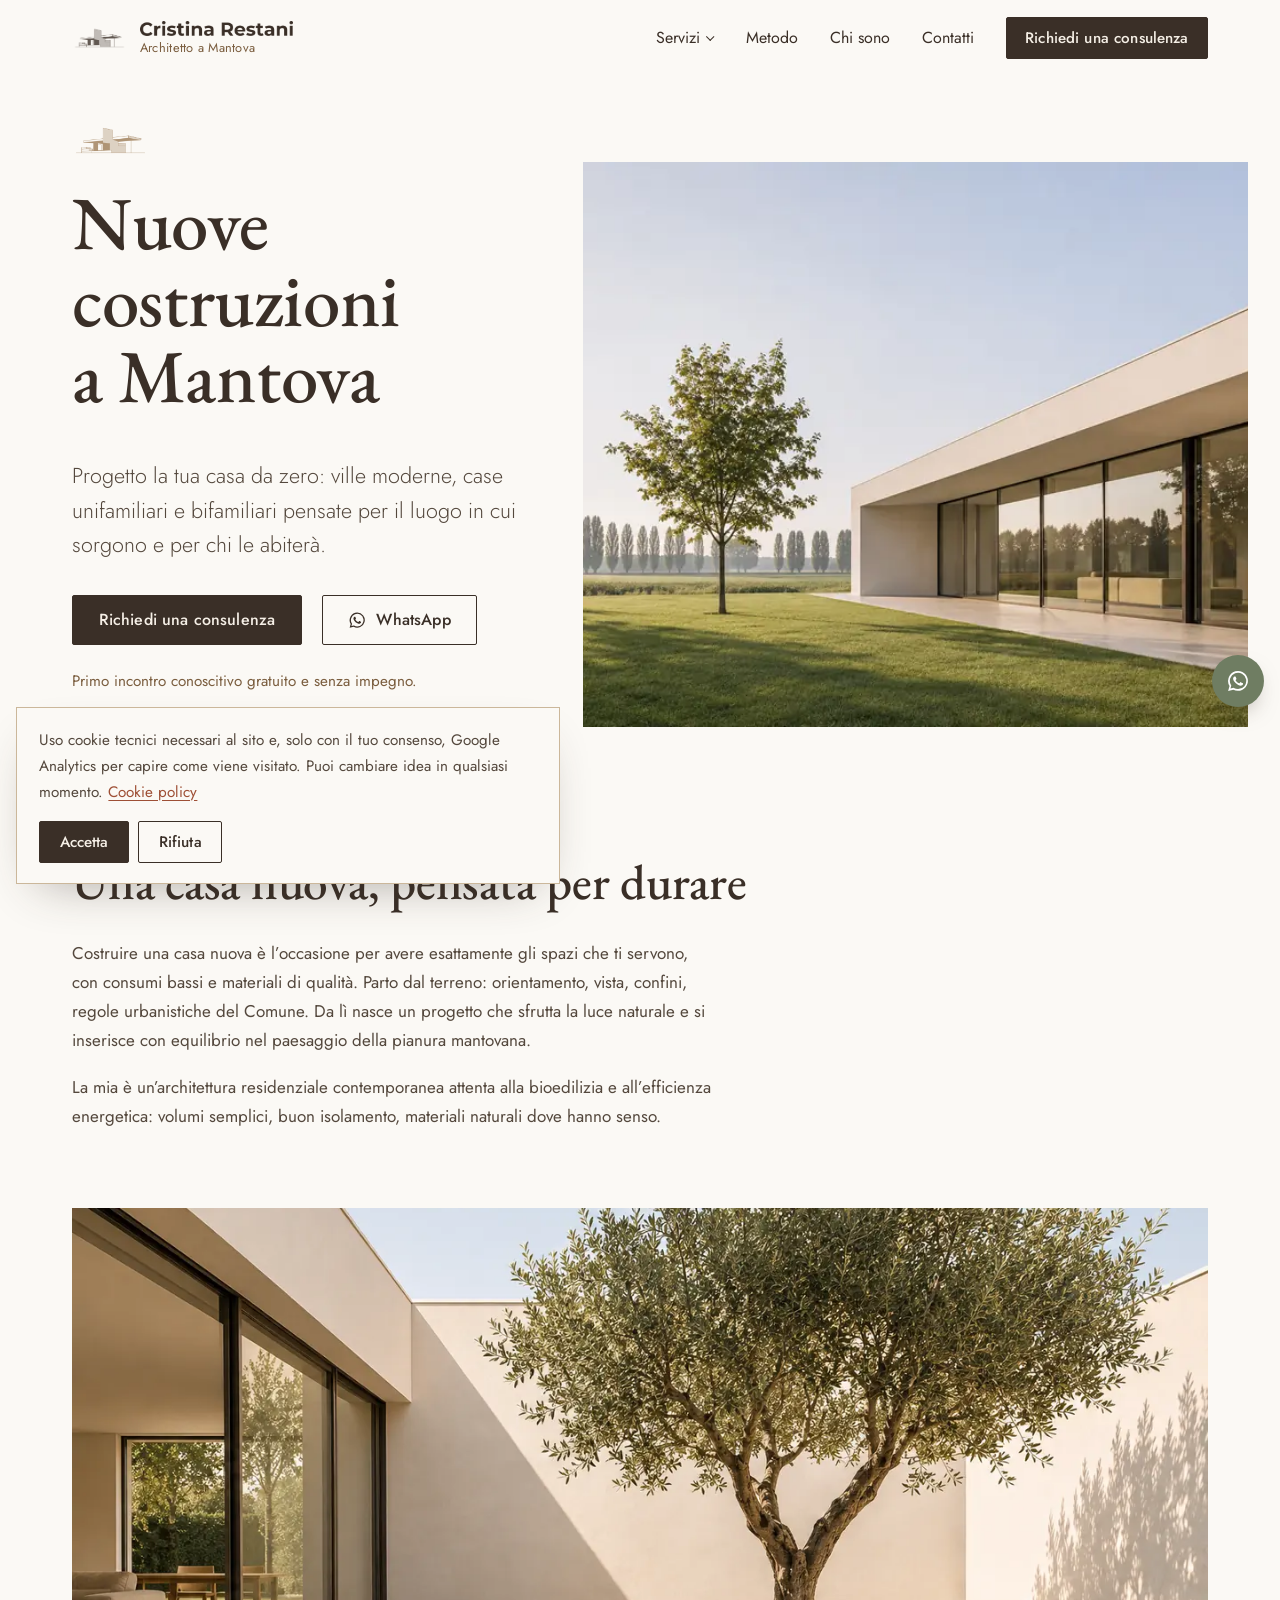
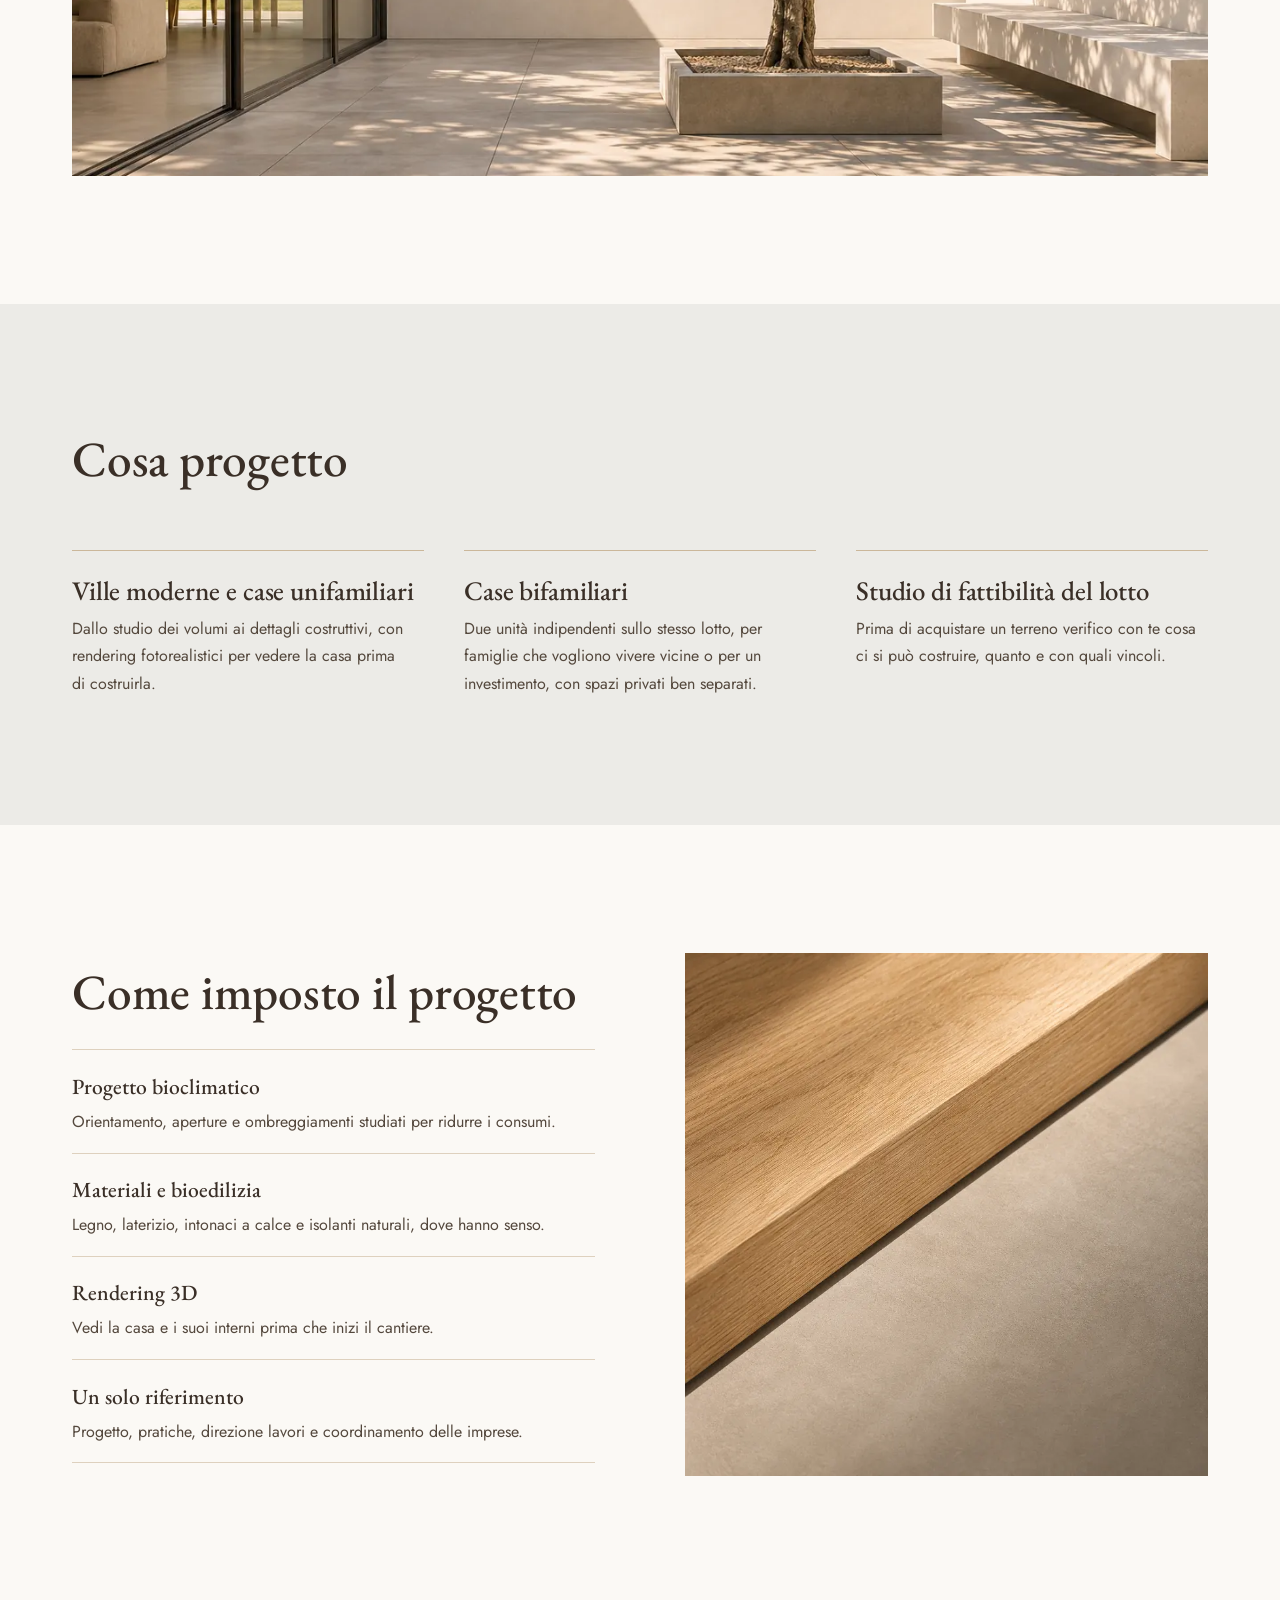
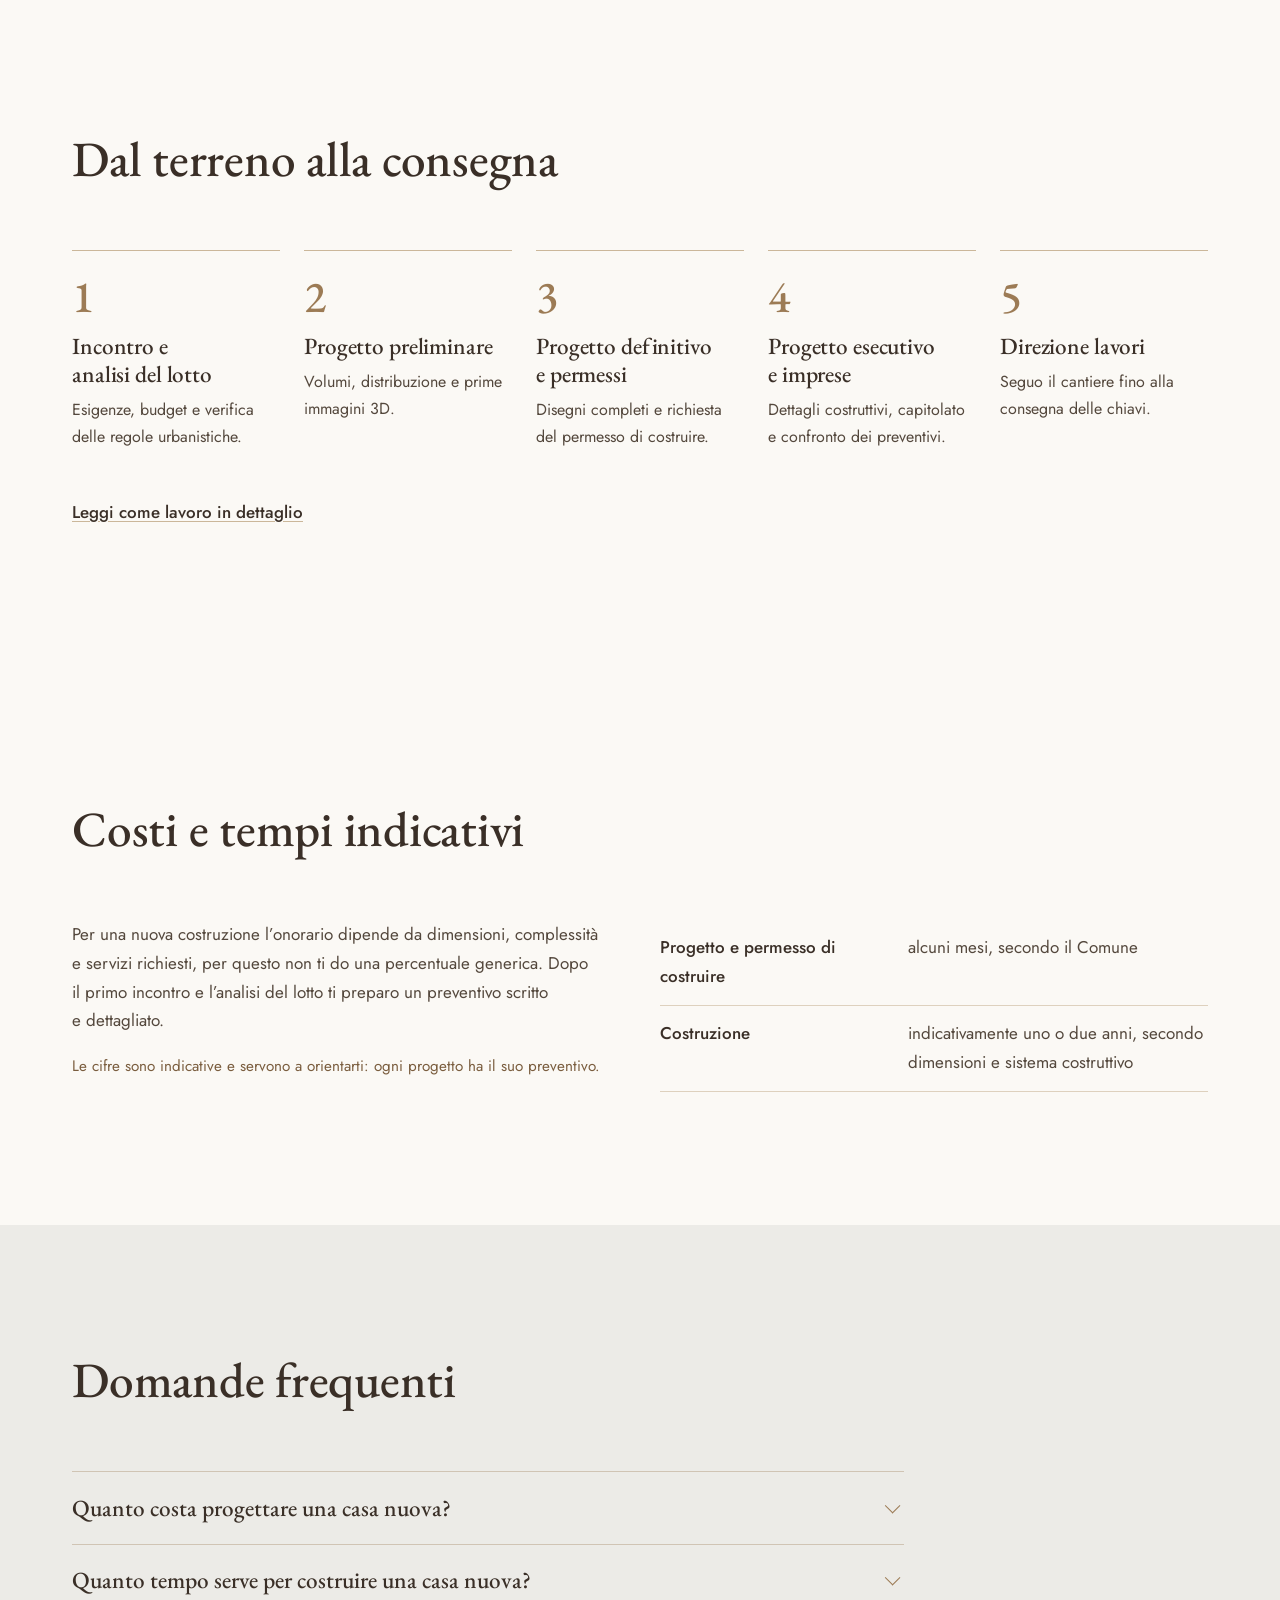
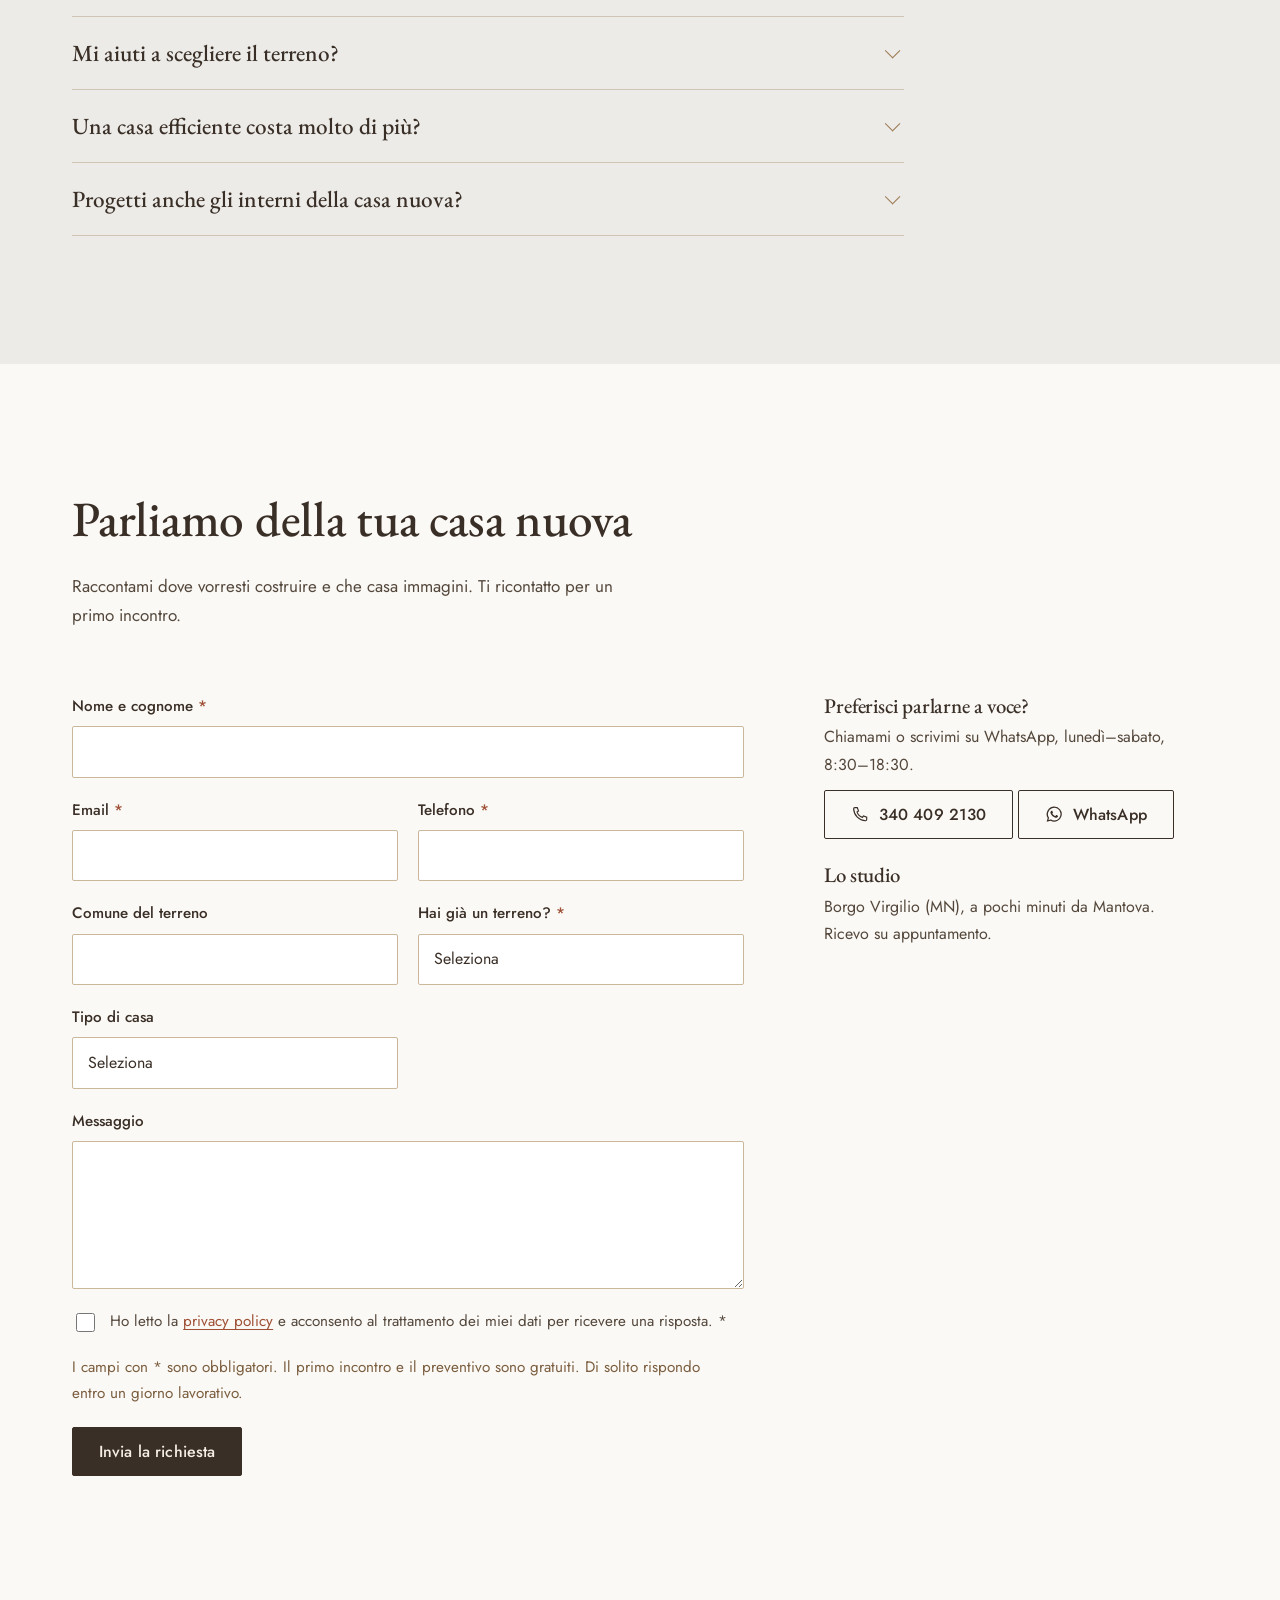
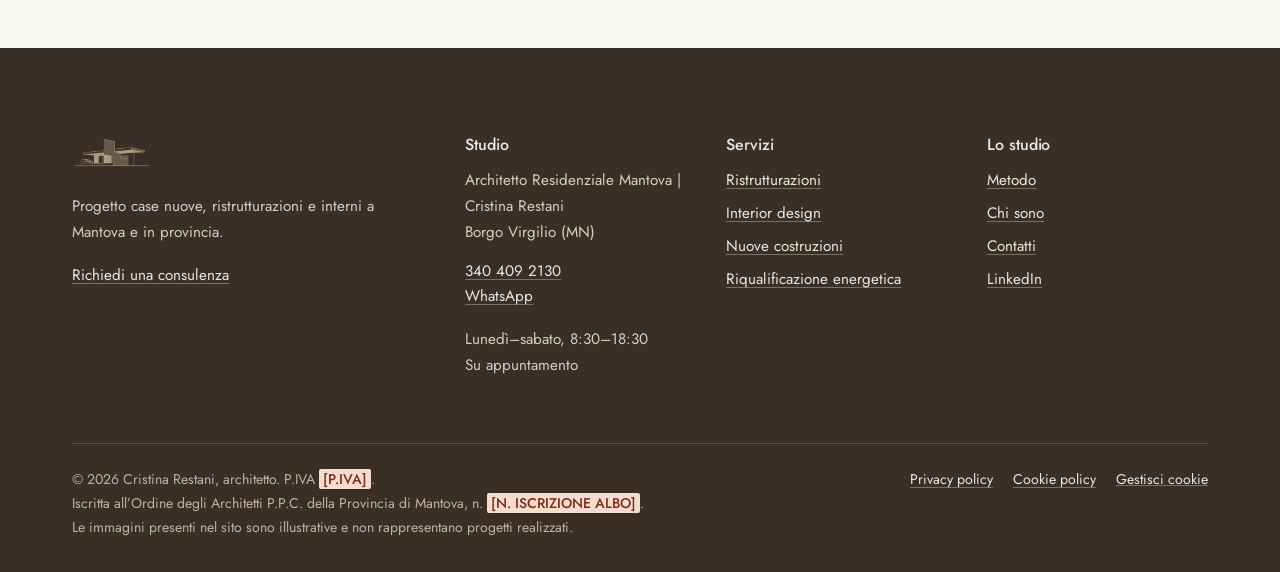
<file: nuove-costruzioni/index.html>
<!DOCTYPE html>
<html lang="it">
<head>
<meta charset="utf-8">
<meta name="viewport" content="width=device-width, initial-scale=1">
<title>Progettazione ville moderne e nuove case a Mantova | Cristina Restani</title>
<meta name="description" content="Progetto nuove abitazioni a Mantova e provincia: ville moderne, case unifamiliari e bifamiliari, architettura residenziale contemporanea attenta a energia e materiali.">
<link rel="canonical" href="https://www.architettomantova.it/nuove-costruzioni/">
<meta name="robots" content="noindex, nofollow">
<meta property="og:type" content="website">
<meta property="og:locale" content="it_IT">
<meta property="og:site_name" content="Cristina Restani, architetto">
<meta property="og:title" content="Progettazione ville moderne e nuove case a Mantova | Cristina Restani">
<meta property="og:description" content="Progetto nuove abitazioni a Mantova e provincia: ville moderne, case unifamiliari e bifamiliari, architettura residenziale contemporanea attenta a energia e materiali.">
<meta property="og:url" content="https://www.architettomantova.it/nuove-costruzioni/">
<meta property="og:image" content="https://www.architettomantova.it/assets/img/og-image.jpg">
<meta property="og:image:width" content="1200">
<meta property="og:image:height" content="630">
<meta name="twitter:card" content="summary_large_image">
<meta name="theme-color" content="#f5efe6">
<link rel="icon" href="../favicon.ico" sizes="any">
<link rel="icon" type="image/png" sizes="32x32" href="../assets/favicon/favicon-32x32.png">
<link rel="icon" type="image/png" sizes="16x16" href="../assets/favicon/favicon-16x16.png">
<link rel="apple-touch-icon" href="../assets/favicon/apple-touch-icon.png">
<link rel="manifest" href="../site.webmanifest">
<link rel="preload" href="../assets/fonts/eb-garamond-latin-wght-normal.woff2" as="font" type="font/woff2" crossorigin>
<link rel="preload" href="../assets/fonts/jost-latin-400-normal.woff2" as="font" type="font/woff2" crossorigin>
<link rel="stylesheet" href="../assets/css/style.css">
<script type="application/ld+json">{"@context":"https://schema.org","@type":"ProfessionalService","additionalType":"https://www.wikidata.org/wiki/Q42973","@id":"https://www.architettomantova.it/#studio","name":"Architetto Residenziale Mantova | Cristina Restani","alternateName":"Architetto Cristina Restani","description":"Architetto residenziale a Mantova: progettazione case, nuove costruzioni, ristrutturazioni, interior design e riqualificazione energetica. Consulenze e direzione lavori a Mantova e provincia.","url":"https://www.architettomantova.it/","image":"https://www.architettomantova.it/assets/img/og-image.jpg","logo":"https://www.architettomantova.it/assets/favicon/android-chrome-512x512.png","telephone":"+39 340 409 2130","email":"architettocristinarestani@gmail.com","address":{"@type":"PostalAddress","addressLocality":"Borgo Virgilio","addressRegion":"MN","addressCountry":"IT"},"openingHoursSpecification":[{"@type":"OpeningHoursSpecification","dayOfWeek":["Monday","Tuesday","Wednesday","Thursday","Friday","Saturday"],"opens":"08:30","closes":"18:30"}],"areaServed":[{"@type":"City","name":"Mantova"},{"@type":"City","name":"Borgo Virgilio"},{"@type":"City","name":"Curtatone"},{"@type":"City","name":"Porto Mantovano"},{"@type":"City","name":"San Giorgio Bigarello"},{"@type":"City","name":"Bagnolo San Vito"},{"@type":"City","name":"Roncoferraro"},{"@type":"City","name":"Rivalta sul Mincio"},{"@type":"City","name":"San Silvestro"},{"@type":"City","name":"Cerese"},{"@type":"City","name":"Suzzara"},{"@type":"City","name":"San Benedetto Po"},{"@type":"City","name":"Gonzaga"}],"founder":{"@type":"Person","name":"Cristina Restani","jobTitle":"Architetto","sameAs":["https://www.linkedin.com/in/cristina-restani-8320693a/"]},"sameAs":["https://www.linkedin.com/in/cristina-restani-8320693a/"],"knowsAbout":["Architettura residenziale","Ristrutturazioni","Interior design","Bioedilizia","Efficienza energetica","Recupero di edifici storici"]}</script>
<script type="application/ld+json">{"@context":"https://schema.org","@type":"Service","name":"Progettazione di nuove abitazioni e ville moderne","serviceType":"Progettazione architettonica residenziale","description":"Progetto nuove abitazioni a Mantova e provincia: ville moderne, case unifamiliari e bifamiliari, architettura residenziale contemporanea attenta a energia e materiali.","url":"https://www.architettomantova.it/nuove-costruzioni/","provider":{"@id":"https://www.architettomantova.it/#studio"},"areaServed":[{"@type":"City","name":"Mantova"},{"@type":"City","name":"Borgo Virgilio"},{"@type":"City","name":"Curtatone"},{"@type":"City","name":"Porto Mantovano"},{"@type":"City","name":"San Giorgio Bigarello"},{"@type":"City","name":"Bagnolo San Vito"},{"@type":"City","name":"Roncoferraro"},{"@type":"City","name":"Rivalta sul Mincio"},{"@type":"City","name":"San Silvestro"},{"@type":"City","name":"Cerese"},{"@type":"City","name":"Suzzara"},{"@type":"City","name":"San Benedetto Po"},{"@type":"City","name":"Gonzaga"}]}</script>
<script type="application/ld+json">{"@context":"https://schema.org","@type":"FAQPage","mainEntity":[{"@type":"Question","name":"Quanto costa progettare una casa nuova?","acceptedAnswer":{"@type":"Answer","text":"Dipende da dimensioni, complessità e servizi richiesti: solo progetto, oppure anche pratiche, direzione lavori e interni. Dopo il primo incontro ti preparo un preventivo scritto e dettagliato."}},{"@type":"Question","name":"Quanto tempo serve per costruire una casa nuova?","acceptedAnswer":{"@type":"Answer","text":"Il progetto e il permesso di costruire richiedono di solito alcuni mesi. La costruzione dura in genere da uno a due anni, secondo dimensioni, sistema costruttivo e organizzazione del cantiere."}},{"@type":"Question","name":"Mi aiuti a scegliere il terreno?","acceptedAnswer":{"@type":"Answer","text":"Sì. Prima dell’acquisto posso verificare cosa prevede il piano urbanistico del Comune, quanto si può costruire e se ci sono vincoli o costi nascosti."}},{"@type":"Question","name":"Una casa efficiente costa molto di più?","acceptedAnswer":{"@type":"Answer","text":"Se l’efficienza è prevista dall’inizio, molto meno di quanto si pensi. Orientamento, forma compatta, isolamento continuo e impianti dimensionati correttamente costano meno che correggere dopo."}},{"@type":"Question","name":"Progetti anche gli interni della casa nuova?","acceptedAnswer":{"@type":"Answer","text":"Sì. Progettare insieme architettura e interni evita incongruenze e permette di definire impianti, luci e arredi su misura fin dall’inizio. Scopri l’interior design."}}]}</script>
<script type="application/ld+json">{"@context":"https://schema.org","@type":"BreadcrumbList","itemListElement":[{"@type":"ListItem","position":1,"name":"Home","item":"https://www.architettomantova.it/"},{"@type":"ListItem","position":2,"name":"Nuove costruzioni","item":"https://www.architettomantova.it/nuove-costruzioni/"}]}</script>
</head>
<body class="tema-minimal">
<a class="skip-link" href="#contenuto">Vai al contenuto</a>
<header class="site-header">
  <div class="wrap site-header__bar">
    <a class="brand" href="../" aria-label="Cristina Restani, architetto: torna alla home">
      <span class="pict" aria-hidden="true"></span>
      <span class="brand__text"><span class="brand__name" aria-hidden="true"></span><span class="brand__role">Architetto a Mantova</span></span>
    </a>
    <button class="nav-toggle" type="button" aria-expanded="false" aria-controls="site-nav"><span class="nav-toggle__label">Menu</span><span class="nav-toggle__icon" aria-hidden="true"></span></button>
    <nav class="site-nav" id="site-nav" aria-label="Navigazione principale">
      <ul>
        <li><button class="nav-sub-toggle" type="button" aria-expanded="false" aria-controls="nav-servizi">Servizi</button>
          <ul class="nav-sub" id="nav-servizi" hidden><li><a href="../ristrutturazioni/">Ristrutturazioni</a></li><li><a href="../interior-design/">Interior design</a></li><li><a href="../nuove-costruzioni/" aria-current="page">Nuove costruzioni</a></li><li><a href="../riqualificazione-energetica/">Riqualificazione energetica</a></li></ul></li>
        <li><a href="../metodo/">Metodo</a></li>
        <li><a href="../chi-sono/">Chi sono</a></li>
        <li><a href="../contatti/">Contatti</a></li>
        <li class="nav-cta"><a class="btn btn--primary" href="../contatti/#modulo">Richiedi una consulenza</a></li>
      </ul>
    </nav>
  </div>
</header>
<main id="contenuto">
<section class="hero-page">
  <div class="wrap hero-page__grid">
    <div class="hero-page__media"><img src="../assets/img/esterni-minimal-villa-1280.webp" srcset="../assets/img/esterni-minimal-villa-768.webp 768w, ../assets/img/esterni-minimal-villa-1280.webp 1280w, ../assets/img/esterni-minimal-villa-1536.webp 1536w" sizes="(min-width: 56em) 58vw, 100vw" width="1536" height="1024" alt="Villa moderna a un piano con intonaco chiaro e grandi vetrate, in un prato con un albero e filari di pioppi sullo sfondo" fetchpriority="high"></div>
    <div class="hero-page__text">
      <span class="pict pict--draw" aria-hidden="true"></span>
      <h1>Nuove costruzioni a Mantova</h1>
      <p class="lead">Progetto la tua casa da zero: ville moderne, case unifamiliari e bifamiliari pensate per il luogo in cui sorgono e per chi le abiterà.</p>
      <div class="actions"><a class="btn btn--primary" href="#modulo">Richiedi una consulenza</a><a class="btn btn--ghost" href="https://wa.me/393404092130?text=Ciao%20Cristina%2C%20ti%20scrivo%20dal%20sito%20architettomantova.it" rel="noopener"><svg viewBox="0 0 24 24" aria-hidden="true" fill="currentColor"><path d="M12.04 2a9.9 9.9 0 0 0-8.5 15l-1.4 5 5.2-1.36A9.9 9.9 0 1 0 12.04 2Zm0 18.1a8.2 8.2 0 0 1-4.18-1.15l-.3-.18-3.08.81.82-3-.2-.31a8.2 8.2 0 1 1 6.94 3.83Zm4.5-6.14c-.25-.12-1.46-.72-1.69-.8-.23-.08-.39-.12-.55.12-.16.25-.63.8-.78.97-.14.16-.29.18-.53.06a6.7 6.7 0 0 1-3.32-2.9c-.25-.43.25-.4.72-1.33.08-.16.04-.3-.02-.43-.06-.12-.55-1.33-.76-1.82-.2-.48-.4-.41-.55-.42h-.47a.9.9 0 0 0-.65.3 2.74 2.74 0 0 0-.86 2.04 4.76 4.76 0 0 0 1 2.53 10.9 10.9 0 0 0 4.17 3.69c1.55.67 2.16.73 2.94.61.47-.07 1.46-.6 1.66-1.17.2-.58.2-1.07.15-1.17-.06-.1-.22-.17-.46-.29Z"/></svg>WhatsApp</a></div>
      <p class="hero-page__note">Primo incontro conoscitivo gratuito e senza impegno.</p>
    </div>
  </div>
</section>

<section class="section"><div class="wrap"><div class="prose"><h2>Una casa nuova, pensata per durare</h2><p>Costruire una casa nuova è l’occasione per avere esattamente gli spazi che ti servono, con consumi bassi e materiali di qualità. Parto dal terreno: orientamento, vista, confini, regole urbanistiche del Comune. Da lì nasce un progetto che sfrutta la luce naturale e si inserisce con equilibrio nel paesaggio della pianura mantovana.</p><p>La mia è un’architettura residenziale contemporanea attenta alla bioedilizia e all’efficienza energetica: volumi semplici, buon isolamento, materiali naturali dove hanno senso.</p></div>
  <div class="wide-media"><img src="../assets/img/esterni-minimal-patio-1280.webp" srcset="../assets/img/esterni-minimal-patio-768.webp 768w, ../assets/img/esterni-minimal-patio-1280.webp 1280w, ../assets/img/esterni-minimal-patio-1536.webp 1536w" sizes="(min-width: 76em) 72rem, 100vw" width="1536" height="1024" alt="Patio minimale con pavimentazione chiara, un ulivo in vaso e una grande vetrata scorrevole" loading="lazy" decoding="async"></div></div></section>

<section class="section section--alt" aria-labelledby="offerta">
  <div class="wrap"><div class="section__head"><h2 id="offerta">Cosa progetto</h2></div><div class="offer"><div class="offer__item"><h3>Ville moderne e case unifamiliari</h3><p>Dallo studio dei volumi ai dettagli costruttivi, con rendering fotorealistici per vedere la casa prima di costruirla.</p></div><div class="offer__item"><h3>Case bifamiliari</h3><p>Due unità indipendenti sullo stesso lotto, per famiglie che vogliono vivere vicine o per un investimento, con spazi privati ben separati.</p></div><div class="offer__item"><h3>Studio di fattibilità del lotto</h3><p>Prima di acquistare un terreno verifico con te cosa ci si può costruire, quanto e con quali vincoli.</p></div></div></div>
</section>

<section class="section"><div class="wrap split split--media-left">
  <div><h2>Come imposto il progetto</h2><dl class="reasons"><div><dt>Progetto bioclimatico</dt><dd>Orientamento, aperture e ombreggiamenti studiati per ridurre i consumi.</dd></div><div><dt>Materiali e bioedilizia</dt><dd>Legno, laterizio, intonaci a calce e isolanti naturali, dove hanno senso.</dd></div><div><dt>Rendering 3D</dt><dd>Vedi la casa e i suoi interni prima che inizi il cantiere.</dd></div><div><dt>Un solo riferimento</dt><dd>Progetto, pratiche, direzione lavori e coordinamento delle imprese.</dd></div></dl></div>
  <div class="split__media"><img src="../assets/img/materiali-minimal-dettaglio-800.webp" srcset="../assets/img/materiali-minimal-dettaglio-480.webp 480w, ../assets/img/materiali-minimal-dettaglio-800.webp 800w, ../assets/img/materiali-minimal-dettaglio-1254.webp 1254w" sizes="(min-width: 56em) 45vw, 100vw" width="1254" height="1254" alt="Dettaglio di un gradino in rovere che incontra una superficie in pietra chiara" loading="lazy" decoding="async"></div></div></section>

<section class="section section--soft" aria-labelledby="processo">
  <div class="wrap"><div class="section__head"><h2 id="processo">Dal terreno alla consegna</h2></div>
  <ol class="steps steps--5"><li class="step"><h3>Incontro e analisi del lotto</h3><p>Esigenze, budget e verifica delle regole urbanistiche.</p></li><li class="step"><h3>Progetto preliminare</h3><p>Volumi, distribuzione e prime immagini 3D.</p></li><li class="step"><h3>Progetto definitivo e permessi</h3><p>Disegni completi e richiesta del permesso di costruire.</p></li><li class="step"><h3>Progetto esecutivo e imprese</h3><p>Dettagli costruttivi, capitolato e confronto dei preventivi.</p></li><li class="step"><h3>Direzione lavori</h3><p>Seguo il cantiere fino alla consegna delle chiavi.</p></li></ol>
  <p class="section__foot"><a class="link-quiet" href="../metodo/">Leggi come lavoro in dettaglio</a></p></div>
</section>

<section class="section" aria-labelledby="costi">
  <div class="wrap">
    <div class="section__head"><h2 id="costi">Costi e tempi indicativi</h2></div>
    <div class="costs">
      <div><p>Per una nuova costruzione l’onorario dipende da dimensioni, complessità e servizi richiesti, per questo non ti do una percentuale generica. Dopo il primo incontro e l’analisi del lotto ti preparo un preventivo scritto e dettagliato.</p><p class="note">Le cifre sono indicative e servono a orientarti: ogni progetto ha il suo preventivo.</p></div>
      <dl class="costs__list"><div><dt>Progetto e permesso di costruire</dt><dd>alcuni mesi, secondo il Comune</dd></div><div><dt>Costruzione</dt><dd>indicativamente uno o due anni, secondo dimensioni e sistema costruttivo</dd></div></dl>
    </div>
  </div>
</section>

<section class="section section--feature" aria-labelledby="faq">
  <div class="wrap"><div class="section__head"><h2 id="faq">Domande frequenti</h2></div><div class="faq"><details><summary>Quanto costa progettare una casa nuova?</summary><div class="faq__answer"><p>Dipende da dimensioni, complessità e servizi richiesti: solo progetto, oppure anche pratiche, direzione lavori e interni. Dopo il primo incontro ti preparo un preventivo scritto e dettagliato.</p></div></details><details><summary>Quanto tempo serve per costruire una casa nuova?</summary><div class="faq__answer"><p>Il progetto e il permesso di costruire richiedono di solito alcuni mesi. La costruzione dura in genere da uno a due anni, secondo dimensioni, sistema costruttivo e organizzazione del cantiere.</p></div></details><details><summary>Mi aiuti a scegliere il terreno?</summary><div class="faq__answer"><p>Sì. Prima dell’acquisto posso verificare cosa prevede il piano urbanistico del Comune, quanto si può costruire e se ci sono vincoli o costi nascosti.</p></div></details><details><summary>Una casa efficiente costa molto di più?</summary><div class="faq__answer"><p>Se l’efficienza è prevista dall’inizio, molto meno di quanto si pensi. Orientamento, forma compatta, isolamento continuo e impianti dimensionati correttamente costano meno che correggere dopo.</p></div></details><details><summary>Progetti anche gli interni della casa nuova?</summary><div class="faq__answer"><p>Sì. Progettare insieme architettura e interni evita incongruenze e permette di definire impianti, luci e arredi su misura fin dall’inizio. <a href="../interior-design/">Scopri l’interior design</a>.</p></div></details></div></div>
</section>

<section class="section" id="modulo" aria-labelledby="modulo-titolo">
  <div class="wrap">
    <div class="section__head"><h2 id="modulo-titolo">Parliamo della tua casa nuova</h2><p>Raccontami dove vorresti costruire e che casa immagini. Ti ricontatto per un primo incontro.</p></div>
    <div class="contact-grid"><form class="form" action="https://formspree.io/f/[FORMSPREE_ID]" method="POST" data-formspree novalidate>
  <input type="hidden" name="_subject" value="Richiesta nuova costruzione dal sito">
  <input type="hidden" name="Pagina" value="Nuove costruzioni">
  <div class="hp" aria-hidden="true"><label for="f-nuovecostruz-gotcha">Non compilare questo campo</label><input id="f-nuovecostruz-gotcha" type="text" name="_gotcha" tabindex="-1" autocomplete="off"></div>
  <div class="field"><label for="f-nuovecostruz-nome">Nome e cognome <span class="req" aria-hidden="true">*</span></label><input id="f-nuovecostruz-nome" name="Nome e cognome" type="text" autocomplete="name" required></div>
  <div class="form__row">
    <div class="field"><label for="f-nuovecostruz-email">Email <span class="req" aria-hidden="true">*</span></label><input id="f-nuovecostruz-email" name="email" type="email" autocomplete="email" required></div>
    <div class="field"><label for="f-nuovecostruz-tel">Telefono <span class="req" aria-hidden="true">*</span></label><input id="f-nuovecostruz-tel" name="Telefono" type="tel" autocomplete="tel" required></div>
  </div>
  <div class="form__row"><div class="field"><label for="f-nuovecostruz-comune">Comune del terreno</label><input id="f-nuovecostruz-comune" name="Comune del terreno" type="text"></div><div class="field"><label for="f-nuovecostruz-terreno">Hai già un terreno? <span class="req" aria-hidden="true">*</span></label><select id="f-nuovecostruz-terreno" name="Hai già un terreno?" required><option value="">Seleziona</option><option>Sì</option><option>In trattativa</option><option>Non ancora</option></select></div></div><div class="form__row"><div class="field"><label for="f-nuovecostruz-tipologia">Tipo di casa</label><select id="f-nuovecostruz-tipologia" name="Tipo di casa"><option value="">Seleziona</option><option>Villa o casa unifamiliare</option><option>Casa bifamiliare</option><option>Altro</option><option>Da definire</option></select></div></div>
  <div class="field"><label for="f-nuovecostruz-msg">Messaggio</label><textarea id="f-nuovecostruz-msg" name="Messaggio" rows="5"></textarea></div>
  <label class="check"><input type="checkbox" name="Consenso privacy" value="Sì" required><span>Ho letto la <a href="../privacy-policy/">privacy policy</a> e acconsento al trattamento dei miei dati per ricevere una risposta. <span class="req" aria-hidden="true">*</span></span></label>
  <p class="note">I campi con <span class="req">*</span> sono obbligatori. Il primo incontro e il preventivo sono gratuiti. Di solito rispondo entro un giorno lavorativo.</p>
  <div><button class="btn btn--primary" type="submit">Invia la richiesta</button></div>
  <p class="form__status" role="status" aria-live="polite"></p>
</form><aside class="contact-card" aria-label="Contatti diretti">
  <div><h3>Preferisci parlarne a voce?</h3><p>Chiamami o scrivimi su WhatsApp, lunedì–sabato, 8:30–18:30.</p>
    <a class="btn btn--ghost" href="tel:+393404092130"><svg viewBox="0 0 24 24" aria-hidden="true" fill="none" stroke="currentColor" stroke-width="1.5"><path d="M5 3.5h3.2l1.6 4.2-2 1.3a11 11 0 0 0 7.2 7.2l1.3-2 4.2 1.6V19a1.6 1.6 0 0 1-1.6 1.6A16.6 16.6 0 0 1 3.4 5.1 1.6 1.6 0 0 1 5 3.5Z"/></svg>340 409 2130</a>
    <a class="btn btn--ghost" href="https://wa.me/393404092130?text=Ciao%20Cristina%2C%20ti%20scrivo%20dal%20sito%20architettomantova.it" rel="noopener"><svg viewBox="0 0 24 24" aria-hidden="true" fill="currentColor"><path d="M12.04 2a9.9 9.9 0 0 0-8.5 15l-1.4 5 5.2-1.36A9.9 9.9 0 1 0 12.04 2Zm0 18.1a8.2 8.2 0 0 1-4.18-1.15l-.3-.18-3.08.81.82-3-.2-.31a8.2 8.2 0 1 1 6.94 3.83Zm4.5-6.14c-.25-.12-1.46-.72-1.69-.8-.23-.08-.39-.12-.55.12-.16.25-.63.8-.78.97-.14.16-.29.18-.53.06a6.7 6.7 0 0 1-3.32-2.9c-.25-.43.25-.4.72-1.33.08-.16.04-.3-.02-.43-.06-.12-.55-1.33-.76-1.82-.2-.48-.4-.41-.55-.42h-.47a.9.9 0 0 0-.65.3 2.74 2.74 0 0 0-.86 2.04 4.76 4.76 0 0 0 1 2.53 10.9 10.9 0 0 0 4.17 3.69c1.55.67 2.16.73 2.94.61.47-.07 1.46-.6 1.66-1.17.2-.58.2-1.07.15-1.17-.06-.1-.22-.17-.46-.29Z"/></svg>WhatsApp</a></div>
  <div><h3>Lo studio</h3><p>Borgo Virgilio (MN), a pochi minuti da Mantova.<br>Ricevo su appuntamento.</p></div>
</aside></div>
  </div>
</section>
</main>
<footer class="site-footer">
  <div class="wrap">
    <div class="footer-grid">
      <div class="footer-brand">
        <span class="pict" aria-hidden="true"></span>
        <p>Progetto case nuove, ristrutturazioni e interni a Mantova e in provincia.</p>
        <p><a href="../contatti/#modulo">Richiedi una consulenza</a></p>
      </div>
      <div>
        <h2>Studio</h2>
        <address>Architetto Residenziale Mantova | Cristina Restani<br>Borgo Virgilio (MN)</address>
        <p style="margin-top:.8rem"><a href="tel:+393404092130">340 409 2130</a><br><a href="https://wa.me/393404092130?text=Ciao%20Cristina%2C%20ti%20scrivo%20dal%20sito%20architettomantova.it" rel="noopener">WhatsApp</a></p>
        <p>Lunedì–sabato, 8:30–18:30<br>Su appuntamento</p>
      </div>
      <div>
        <h2>Servizi</h2>
        <ul><li><a href="../ristrutturazioni/">Ristrutturazioni</a></li><li><a href="../interior-design/">Interior design</a></li><li><a href="../nuove-costruzioni/">Nuove costruzioni</a></li><li><a href="../riqualificazione-energetica/">Riqualificazione energetica</a></li></ul>
      </div>
      <div>
        <h2>Lo studio</h2>
        <ul>
          <li><a href="../metodo/">Metodo</a></li>
          <li><a href="../chi-sono/">Chi sono</a></li>
          <li><a href="../contatti/">Contatti</a></li>
          <li><a href="https://www.linkedin.com/in/cristina-restani-8320693a/" rel="noopener">LinkedIn</a></li>
        </ul>
      </div>
    </div>
    <div class="footer-bottom">
      <div>
        <p>© 2026 Cristina Restani, architetto. P.IVA <span class="placeholder">[P.IVA]</span>.<br>Iscritta all’Ordine degli Architetti P.P.C. della Provincia di Mantova, n. <span class="placeholder">[N. ISCRIZIONE ALBO]</span>.</p>
        <p>Le immagini presenti nel sito sono illustrative e non rappresentano progetti realizzati.</p>
      </div>
      <p class="footer-legal"><a href="../privacy-policy/">Privacy policy</a> <a href="../cookie-policy/">Cookie policy</a> <button class="linkbtn" type="button" data-cookie-settings>Gestisci cookie</button></p>
    </div>
  </div>
</footer>
<a class="wa-float" href="https://wa.me/393404092130?text=Ciao%20Cristina%2C%20ti%20scrivo%20dal%20sito%20architettomantova.it" rel="noopener" aria-label="Scrivimi su WhatsApp"><svg viewBox="0 0 24 24" aria-hidden="true" fill="currentColor"><path d="M12.04 2a9.9 9.9 0 0 0-8.5 15l-1.4 5 5.2-1.36A9.9 9.9 0 1 0 12.04 2Zm0 18.1a8.2 8.2 0 0 1-4.18-1.15l-.3-.18-3.08.81.82-3-.2-.31a8.2 8.2 0 1 1 6.94 3.83Zm4.5-6.14c-.25-.12-1.46-.72-1.69-.8-.23-.08-.39-.12-.55.12-.16.25-.63.8-.78.97-.14.16-.29.18-.53.06a6.7 6.7 0 0 1-3.32-2.9c-.25-.43.25-.4.72-1.33.08-.16.04-.3-.02-.43-.06-.12-.55-1.33-.76-1.82-.2-.48-.4-.41-.55-.42h-.47a.9.9 0 0 0-.65.3 2.74 2.74 0 0 0-.86 2.04 4.76 4.76 0 0 0 1 2.53 10.9 10.9 0 0 0 4.17 3.69c1.55.67 2.16.73 2.94.61.47-.07 1.46-.6 1.66-1.17.2-.58.2-1.07.15-1.17-.06-.1-.22-.17-.46-.29Z"/></svg></a>
<div class="cookie-banner" id="cookie-banner" role="dialog" aria-live="polite" aria-label="Preferenze sui cookie" hidden>
  <p>Uso cookie tecnici necessari al sito e, solo con il tuo consenso, Google Analytics per capire come viene visitato. Puoi cambiare idea in qualsiasi momento. <a href="../cookie-policy/">Cookie policy</a></p>
  <div class="actions"><button class="btn btn--primary" type="button" data-consent="accept">Accetta</button><button class="btn btn--ghost" type="button" data-consent="reject">Rifiuta</button></div>
</div>
<script src="../assets/js/main.js" defer></script>
</body>
</html>
</file>
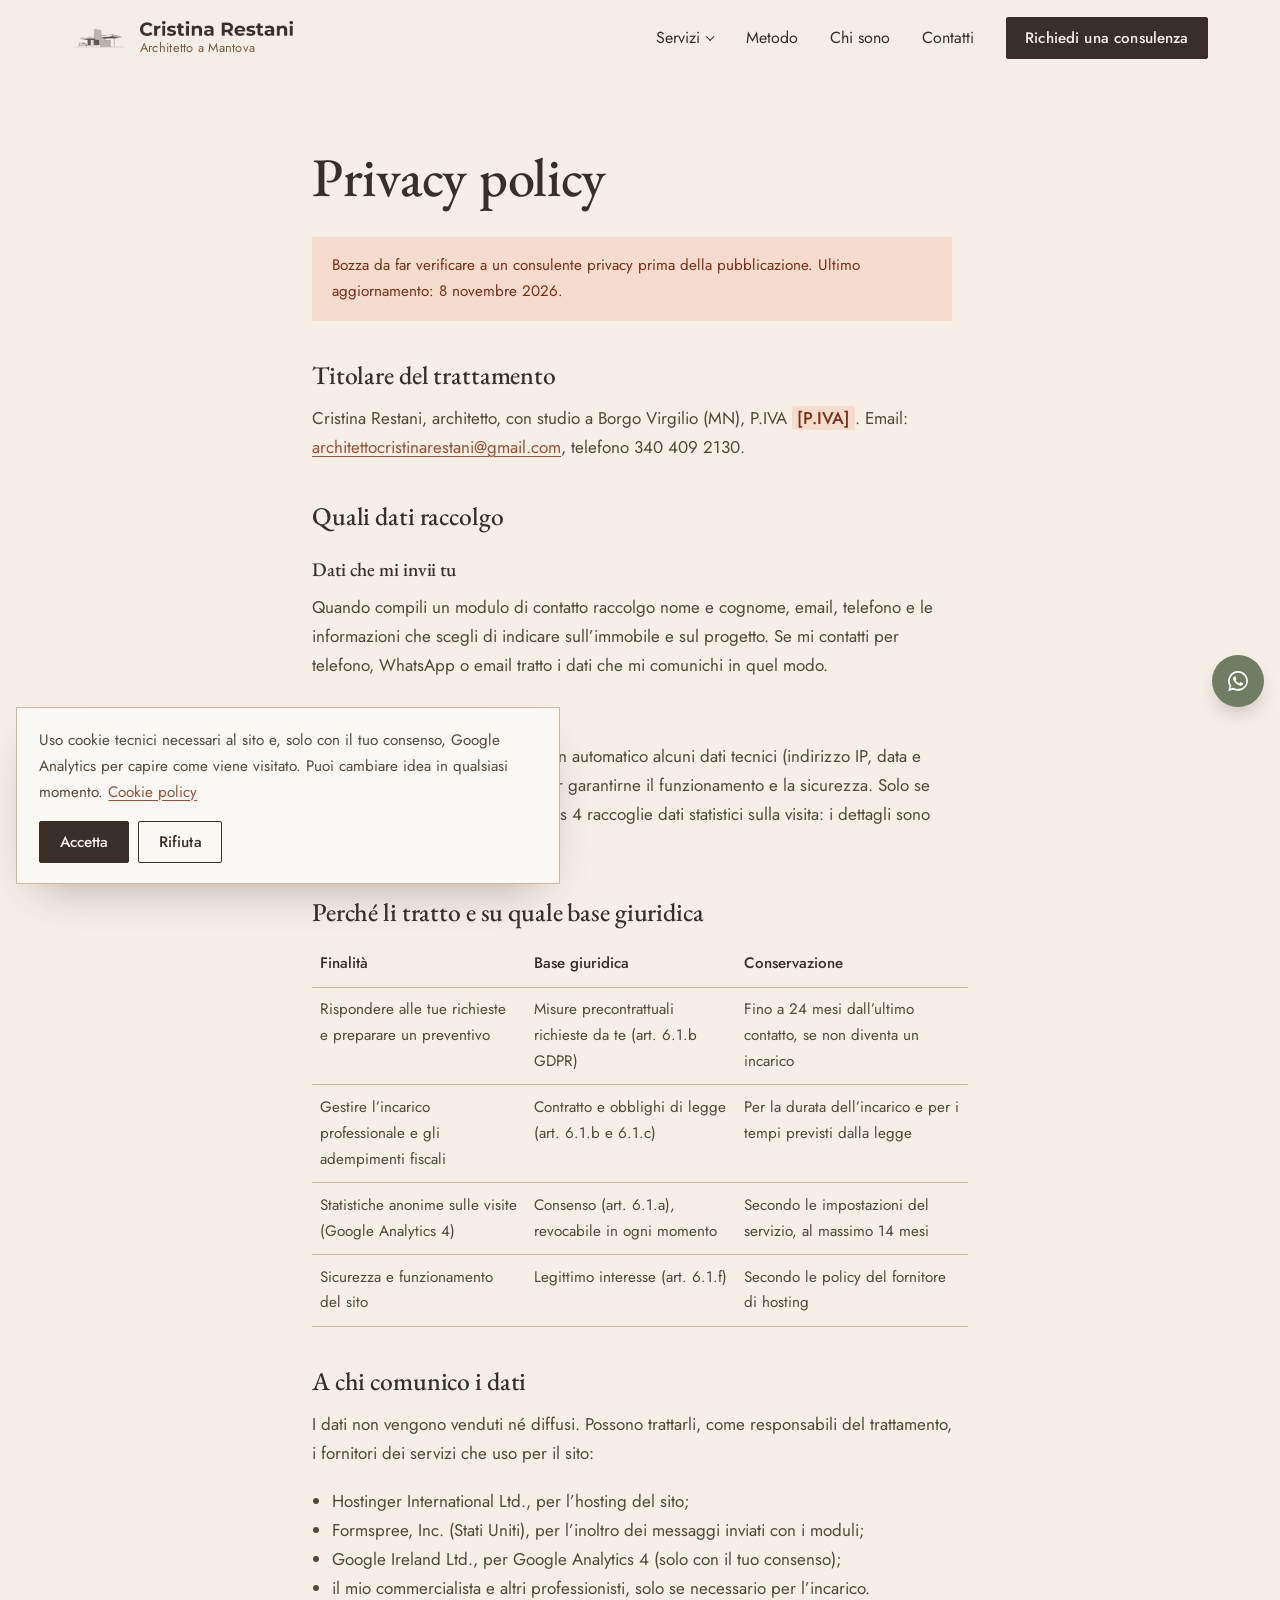
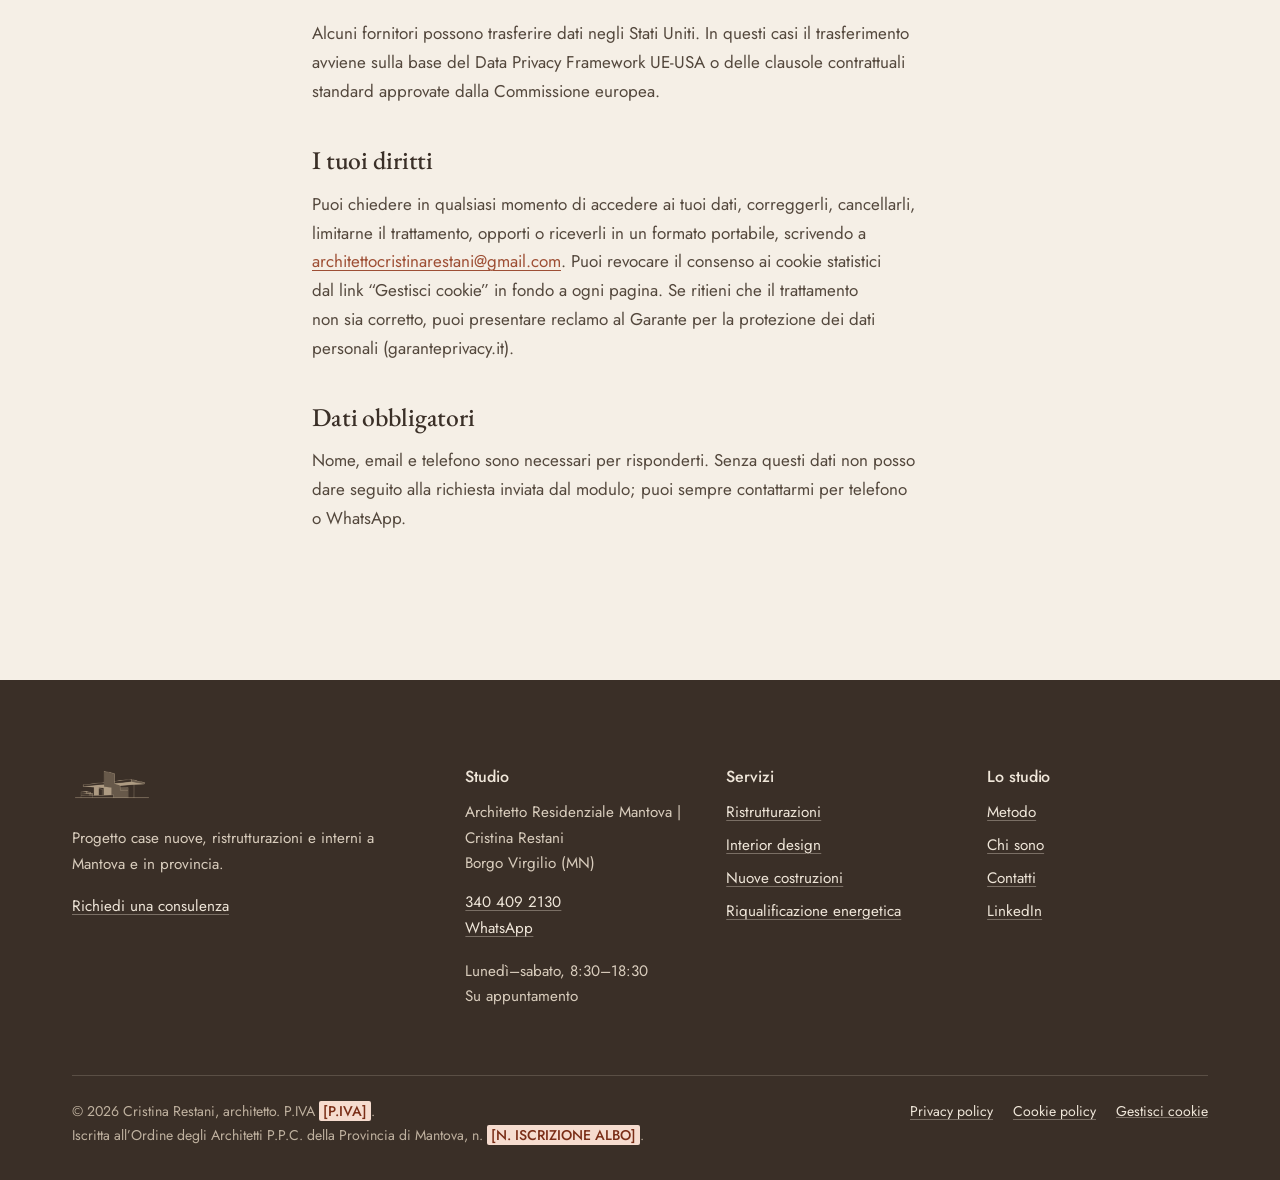
<file: privacy-policy/index.html>
<!DOCTYPE html>
<html lang="it">
<head>
<meta charset="utf-8">
<meta name="viewport" content="width=device-width, initial-scale=1">
<title>Privacy policy | Cristina Restani, architetto</title>
<meta name="description" content="Informativa sul trattamento dei dati personali del sito architettomantova.it.">
<link rel="canonical" href="https://www.architettomantova.it/privacy-policy/">
<meta name="robots" content="noindex, nofollow">
<meta property="og:type" content="website">
<meta property="og:locale" content="it_IT">
<meta property="og:site_name" content="Cristina Restani, architetto">
<meta property="og:title" content="Privacy policy | Cristina Restani, architetto">
<meta property="og:description" content="Informativa sul trattamento dei dati personali del sito architettomantova.it.">
<meta property="og:url" content="https://www.architettomantova.it/privacy-policy/">
<meta property="og:image" content="https://www.architettomantova.it/assets/img/og-image.jpg">
<meta property="og:image:width" content="1200">
<meta property="og:image:height" content="630">
<meta name="twitter:card" content="summary_large_image">
<meta name="theme-color" content="#f5efe6">
<link rel="icon" href="../favicon.ico" sizes="any">
<link rel="icon" type="image/png" sizes="32x32" href="../assets/favicon/favicon-32x32.png">
<link rel="icon" type="image/png" sizes="16x16" href="../assets/favicon/favicon-16x16.png">
<link rel="apple-touch-icon" href="../assets/favicon/apple-touch-icon.png">
<link rel="manifest" href="../site.webmanifest">
<link rel="preload" href="../assets/fonts/eb-garamond-latin-wght-normal.woff2" as="font" type="font/woff2" crossorigin>
<link rel="preload" href="../assets/fonts/jost-latin-400-normal.woff2" as="font" type="font/woff2" crossorigin>
<link rel="stylesheet" href="../assets/css/style.css">
<script type="application/ld+json">{"@context":"https://schema.org","@type":"ProfessionalService","additionalType":"https://www.wikidata.org/wiki/Q42973","@id":"https://www.architettomantova.it/#studio","name":"Architetto Residenziale Mantova | Cristina Restani","alternateName":"Architetto Cristina Restani","description":"Architetto residenziale a Mantova: progettazione case, nuove costruzioni, ristrutturazioni, interior design e riqualificazione energetica. Consulenze e direzione lavori a Mantova e provincia.","url":"https://www.architettomantova.it/","image":"https://www.architettomantova.it/assets/img/og-image.jpg","logo":"https://www.architettomantova.it/assets/favicon/android-chrome-512x512.png","telephone":"+39 340 409 2130","email":"architettocristinarestani@gmail.com","address":{"@type":"PostalAddress","addressLocality":"Borgo Virgilio","addressRegion":"MN","addressCountry":"IT"},"openingHoursSpecification":[{"@type":"OpeningHoursSpecification","dayOfWeek":["Monday","Tuesday","Wednesday","Thursday","Friday","Saturday"],"opens":"08:30","closes":"18:30"}],"areaServed":[{"@type":"City","name":"Mantova"},{"@type":"City","name":"Borgo Virgilio"},{"@type":"City","name":"Curtatone"},{"@type":"City","name":"Porto Mantovano"},{"@type":"City","name":"San Giorgio Bigarello"},{"@type":"City","name":"Bagnolo San Vito"},{"@type":"City","name":"Roncoferraro"},{"@type":"City","name":"Rivalta sul Mincio"},{"@type":"City","name":"San Silvestro"},{"@type":"City","name":"Cerese"},{"@type":"City","name":"Suzzara"},{"@type":"City","name":"San Benedetto Po"},{"@type":"City","name":"Gonzaga"}],"founder":{"@type":"Person","name":"Cristina Restani","jobTitle":"Architetto","sameAs":["https://www.linkedin.com/in/cristina-restani-8320693a/"]},"sameAs":["https://www.linkedin.com/in/cristina-restani-8320693a/"],"knowsAbout":["Architettura residenziale","Ristrutturazioni","Interior design","Bioedilizia","Efficienza energetica","Recupero di edifici storici"]}</script>
</head>
<body class="tema-caldo">
<a class="skip-link" href="#contenuto">Vai al contenuto</a>
<header class="site-header">
  <div class="wrap site-header__bar">
    <a class="brand" href="../" aria-label="Cristina Restani, architetto: torna alla home">
      <span class="pict" aria-hidden="true"></span>
      <span class="brand__text"><span class="brand__name" aria-hidden="true"></span><span class="brand__role">Architetto a Mantova</span></span>
    </a>
    <button class="nav-toggle" type="button" aria-expanded="false" aria-controls="site-nav"><span class="nav-toggle__label">Menu</span><span class="nav-toggle__icon" aria-hidden="true"></span></button>
    <nav class="site-nav" id="site-nav" aria-label="Navigazione principale">
      <ul>
        <li><button class="nav-sub-toggle" type="button" aria-expanded="false" aria-controls="nav-servizi">Servizi</button>
          <ul class="nav-sub" id="nav-servizi" hidden><li><a href="../ristrutturazioni/">Ristrutturazioni</a></li><li><a href="../interior-design/">Interior design</a></li><li><a href="../nuove-costruzioni/">Nuove costruzioni</a></li><li><a href="../riqualificazione-energetica/">Riqualificazione energetica</a></li></ul></li>
        <li><a href="../metodo/">Metodo</a></li>
        <li><a href="../chi-sono/">Chi sono</a></li>
        <li><a href="../contatti/">Contatti</a></li>
        <li class="nav-cta"><a class="btn btn--primary" href="../contatti/#modulo">Richiedi una consulenza</a></li>
      </ul>
    </nav>
  </div>
</header>
<main id="contenuto">
<section class="section" style="padding-top:clamp(2.5rem,6vw,4.5rem)">
  <div class="wrap legal">
    <h1 style="font-size:clamp(2.2rem,3vw + 1rem,3.4rem)">Privacy policy</h1>
    <p class="draft-banner">Bozza da far verificare a un consulente privacy prima della pubblicazione. Ultimo aggiornamento: 8 novembre 2026.</p>
    
<h2>Titolare del trattamento</h2>
<p>Cristina Restani, architetto, con studio a Borgo Virgilio (MN), P.IVA <span class="placeholder">[P.IVA]</span>. Email: <a href="mailto:architettocristinarestani@gmail.com">architettocristinarestani@gmail.com</a>, telefono 340 409 2130.</p>

<h2>Quali dati raccolgo</h2>
<h3>Dati che mi invii tu</h3>
<p>Quando compili un modulo di contatto raccolgo nome e cognome, email, telefono e le informazioni che scegli di indicare sull’immobile e sul progetto. Se mi contatti per telefono, WhatsApp o email tratto i dati che mi comunichi in quel modo.</p>
<h3>Dati di navigazione</h3>
<p>Il server che ospita il sito registra in automatico alcuni dati tecnici (indirizzo IP, data e ora, pagine richieste, browser) per garantirne il funzionamento e la sicurezza. Solo se presti il consenso, Google Analytics 4 raccoglie dati statistici sulla visita: i dettagli sono nella <a href="../cookie-policy/">cookie policy</a>.</p>

<h2>Perché li tratto e su quale base giuridica</h2>
<table>
<tr><th>Finalità</th><th>Base giuridica</th><th>Conservazione</th></tr>
<tr><td>Rispondere alle tue richieste e preparare un preventivo</td><td>Misure precontrattuali richieste da te (art. 6.1.b GDPR)</td><td>Fino a 24 mesi dall’ultimo contatto, se non diventa un incarico</td></tr>
<tr><td>Gestire l’incarico professionale e gli adempimenti fiscali</td><td>Contratto e obblighi di legge (art. 6.1.b e 6.1.c)</td><td>Per la durata dell’incarico e per i tempi previsti dalla legge</td></tr>
<tr><td>Statistiche anonime sulle visite (Google Analytics 4)</td><td>Consenso (art. 6.1.a), revocabile in ogni momento</td><td>Secondo le impostazioni del servizio, al massimo 14 mesi</td></tr>
<tr><td>Sicurezza e funzionamento del sito</td><td>Legittimo interesse (art. 6.1.f)</td><td>Secondo le policy del fornitore di hosting</td></tr>
</table>

<h2>A chi comunico i dati</h2>
<p>I dati non vengono venduti né diffusi. Possono trattarli, come responsabili del trattamento, i fornitori dei servizi che uso per il sito:</p>
<ul>
<li>Hostinger International Ltd., per l’hosting del sito;</li>
<li>Formspree, Inc. (Stati Uniti), per l’inoltro dei messaggi inviati con i moduli;</li>
<li>Google Ireland Ltd., per Google Analytics 4 (solo con il tuo consenso);</li>
<li>il mio commercialista e altri professionisti, solo se necessario per l’incarico.</li>
</ul>
<p>Alcuni fornitori possono trasferire dati negli Stati Uniti. In questi casi il trasferimento avviene sulla base del Data Privacy Framework UE-USA o delle clausole contrattuali standard approvate dalla Commissione europea.</p>

<h2>I tuoi diritti</h2>
<p>Puoi chiedere in qualsiasi momento di accedere ai tuoi dati, correggerli, cancellarli, limitarne il trattamento, opporti o riceverli in un formato portabile, scrivendo a <a href="mailto:architettocristinarestani@gmail.com">architettocristinarestani@gmail.com</a>. Puoi revocare il consenso ai cookie statistici dal link “Gestisci cookie” in fondo a ogni pagina. Se ritieni che il trattamento non sia corretto, puoi presentare reclamo al Garante per la protezione dei dati personali (garanteprivacy.it).</p>

<h2>Dati obbligatori</h2>
<p>Nome, email e telefono sono necessari per risponderti. Senza questi dati non posso dare seguito alla richiesta inviata dal modulo; puoi sempre contattarmi per telefono o WhatsApp.</p>

  </div>
</section>
</main>
<footer class="site-footer">
  <div class="wrap">
    <div class="footer-grid">
      <div class="footer-brand">
        <span class="pict" aria-hidden="true"></span>
        <p>Progetto case nuove, ristrutturazioni e interni a Mantova e in provincia.</p>
        <p><a href="../contatti/#modulo">Richiedi una consulenza</a></p>
      </div>
      <div>
        <h2>Studio</h2>
        <address>Architetto Residenziale Mantova | Cristina Restani<br>Borgo Virgilio (MN)</address>
        <p style="margin-top:.8rem"><a href="tel:+393404092130">340 409 2130</a><br><a href="https://wa.me/393404092130?text=Ciao%20Cristina%2C%20ti%20scrivo%20dal%20sito%20architettomantova.it" rel="noopener">WhatsApp</a></p>
        <p>Lunedì–sabato, 8:30–18:30<br>Su appuntamento</p>
      </div>
      <div>
        <h2>Servizi</h2>
        <ul><li><a href="../ristrutturazioni/">Ristrutturazioni</a></li><li><a href="../interior-design/">Interior design</a></li><li><a href="../nuove-costruzioni/">Nuove costruzioni</a></li><li><a href="../riqualificazione-energetica/">Riqualificazione energetica</a></li></ul>
      </div>
      <div>
        <h2>Lo studio</h2>
        <ul>
          <li><a href="../metodo/">Metodo</a></li>
          <li><a href="../chi-sono/">Chi sono</a></li>
          <li><a href="../contatti/">Contatti</a></li>
          <li><a href="https://www.linkedin.com/in/cristina-restani-8320693a/" rel="noopener">LinkedIn</a></li>
        </ul>
      </div>
    </div>
    <div class="footer-bottom">
      <div>
        <p>© 2026 Cristina Restani, architetto. P.IVA <span class="placeholder">[P.IVA]</span>.<br>Iscritta all’Ordine degli Architetti P.P.C. della Provincia di Mantova, n. <span class="placeholder">[N. ISCRIZIONE ALBO]</span>.</p>
        
      </div>
      <p class="footer-legal"><a href="../privacy-policy/">Privacy policy</a> <a href="../cookie-policy/">Cookie policy</a> <button class="linkbtn" type="button" data-cookie-settings>Gestisci cookie</button></p>
    </div>
  </div>
</footer>
<a class="wa-float" href="https://wa.me/393404092130?text=Ciao%20Cristina%2C%20ti%20scrivo%20dal%20sito%20architettomantova.it" rel="noopener" aria-label="Scrivimi su WhatsApp"><svg viewBox="0 0 24 24" aria-hidden="true" fill="currentColor"><path d="M12.04 2a9.9 9.9 0 0 0-8.5 15l-1.4 5 5.2-1.36A9.9 9.9 0 1 0 12.04 2Zm0 18.1a8.2 8.2 0 0 1-4.18-1.15l-.3-.18-3.08.81.82-3-.2-.31a8.2 8.2 0 1 1 6.94 3.83Zm4.5-6.14c-.25-.12-1.46-.72-1.69-.8-.23-.08-.39-.12-.55.12-.16.25-.63.8-.78.97-.14.16-.29.18-.53.06a6.7 6.7 0 0 1-3.32-2.9c-.25-.43.25-.4.72-1.33.08-.16.04-.3-.02-.43-.06-.12-.55-1.33-.76-1.82-.2-.48-.4-.41-.55-.42h-.47a.9.9 0 0 0-.65.3 2.74 2.74 0 0 0-.86 2.04 4.76 4.76 0 0 0 1 2.53 10.9 10.9 0 0 0 4.17 3.69c1.55.67 2.16.73 2.94.61.47-.07 1.46-.6 1.66-1.17.2-.58.2-1.07.15-1.17-.06-.1-.22-.17-.46-.29Z"/></svg></a>
<div class="cookie-banner" id="cookie-banner" role="dialog" aria-live="polite" aria-label="Preferenze sui cookie" hidden>
  <p>Uso cookie tecnici necessari al sito e, solo con il tuo consenso, Google Analytics per capire come viene visitato. Puoi cambiare idea in qualsiasi momento. <a href="../cookie-policy/">Cookie policy</a></p>
  <div class="actions"><button class="btn btn--primary" type="button" data-consent="accept">Accetta</button><button class="btn btn--ghost" type="button" data-consent="reject">Rifiuta</button></div>
</div>
<script src="../assets/js/main.js" defer></script>
</body>
</html>
</file>
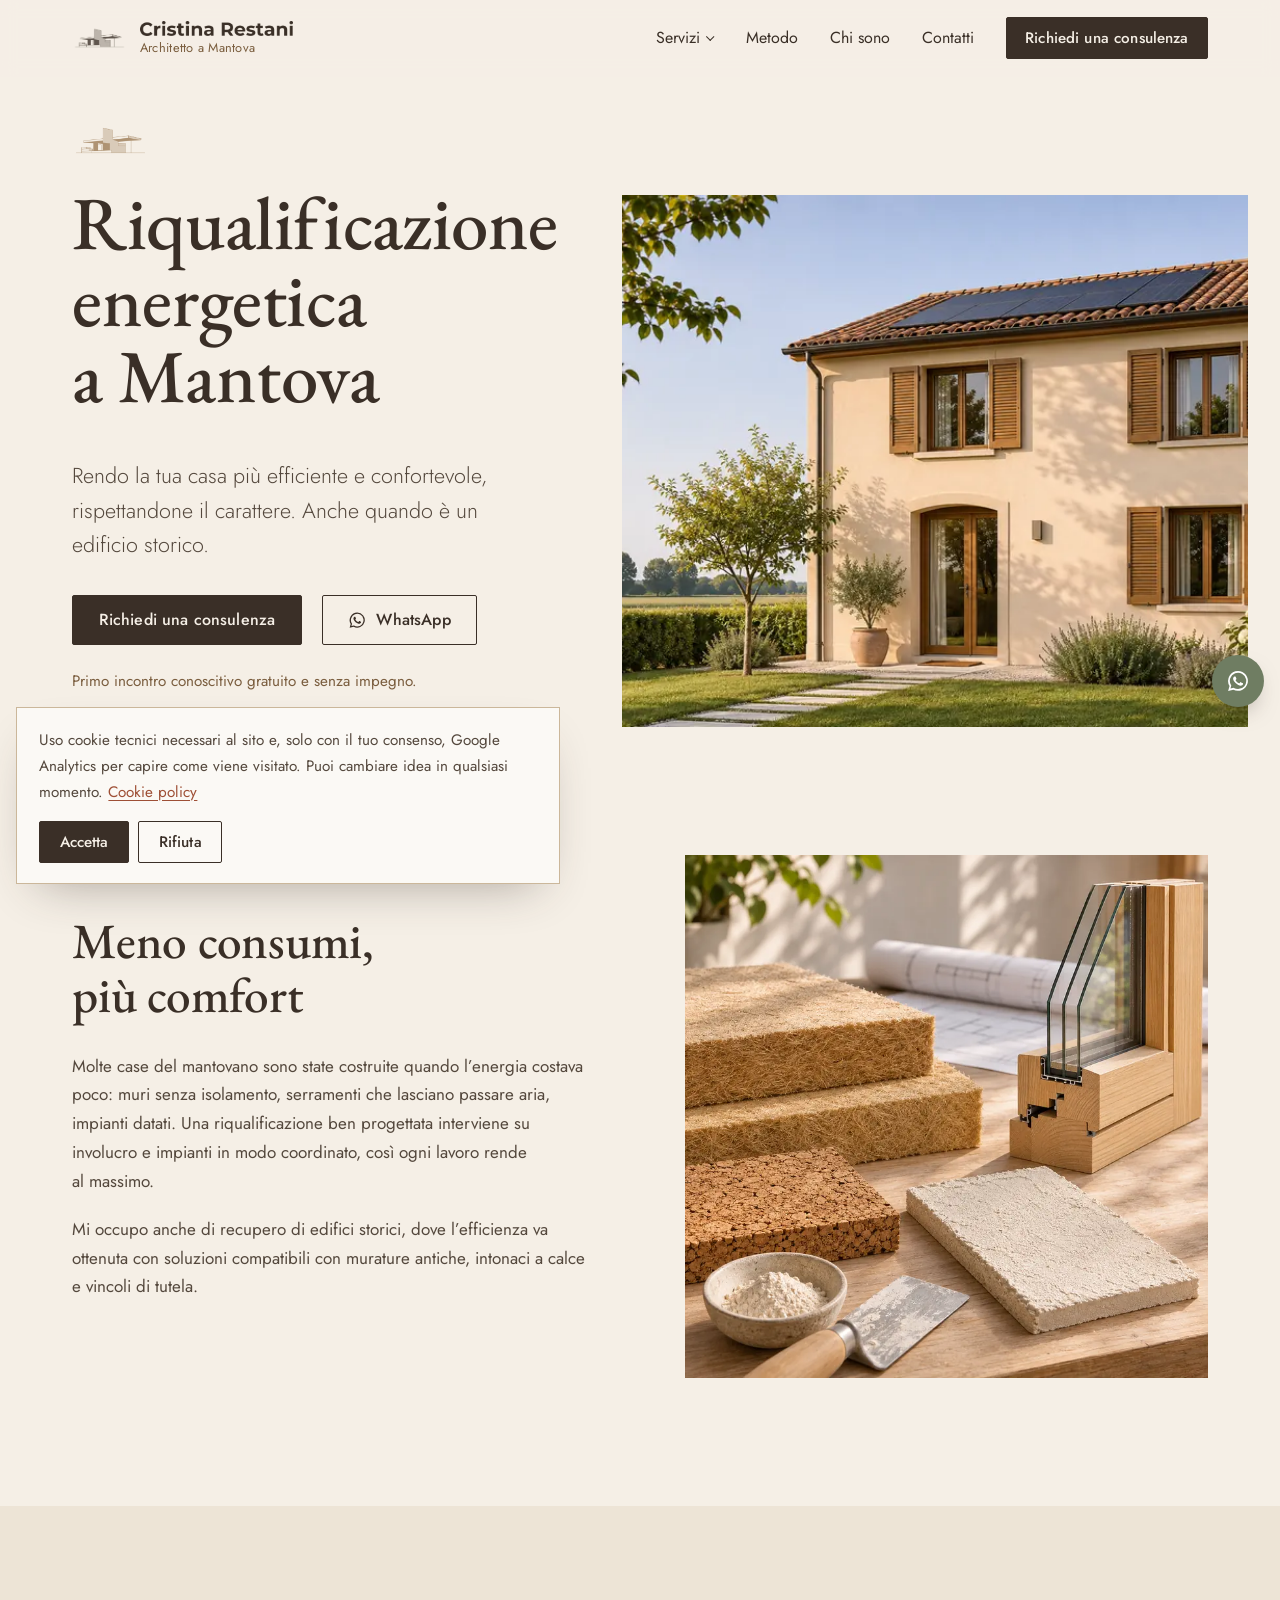
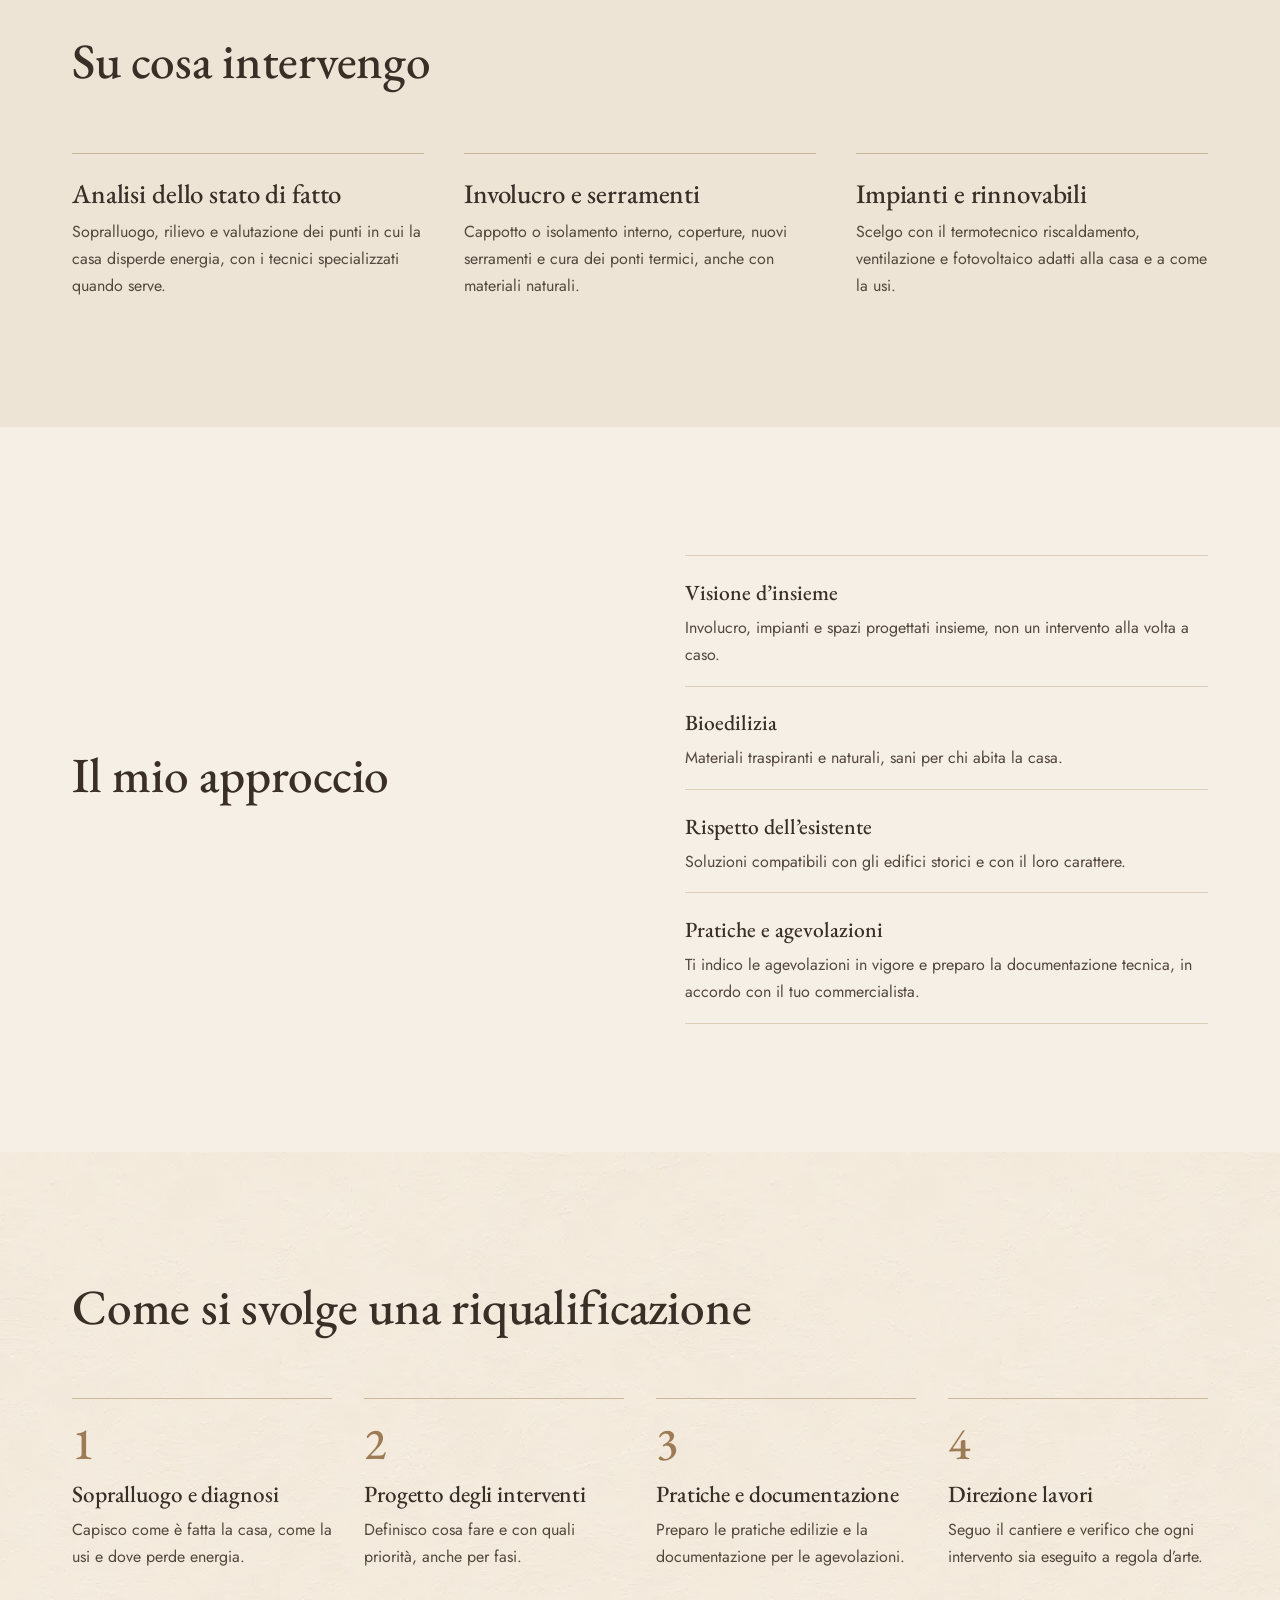
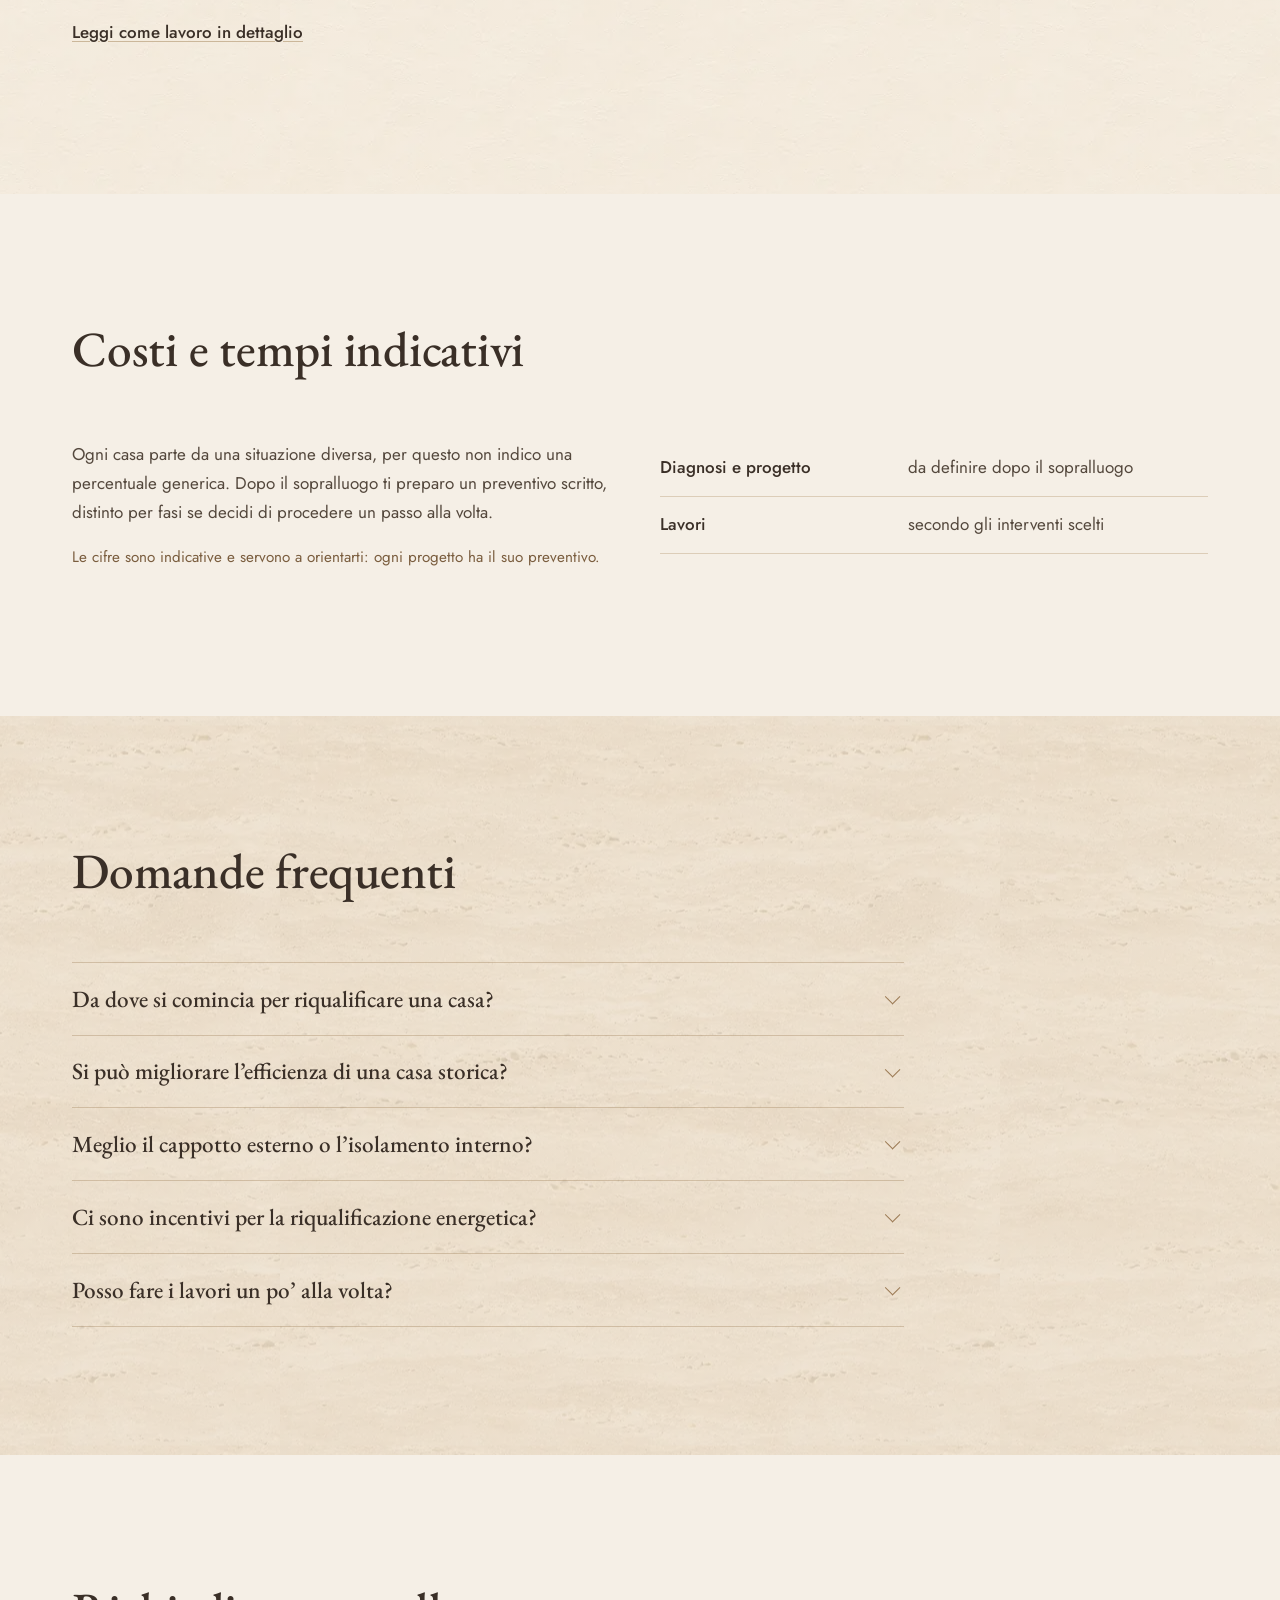
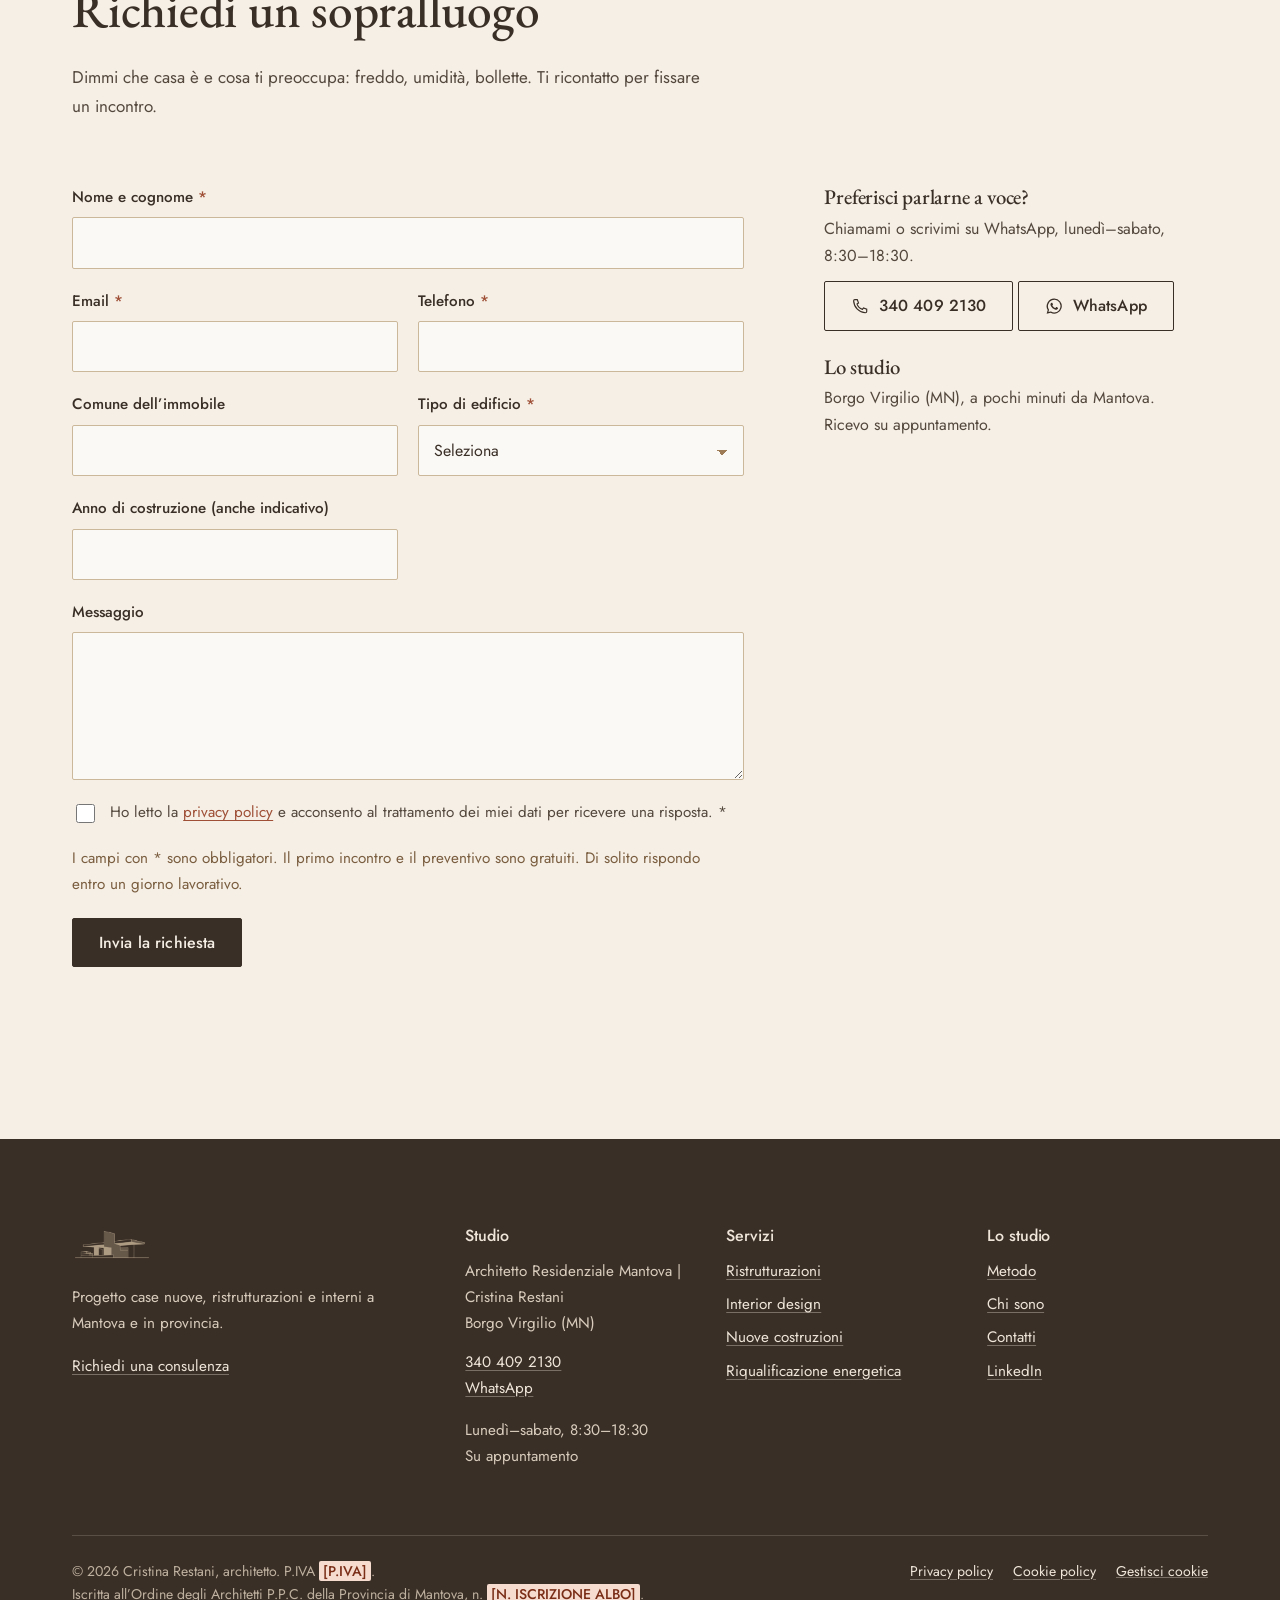
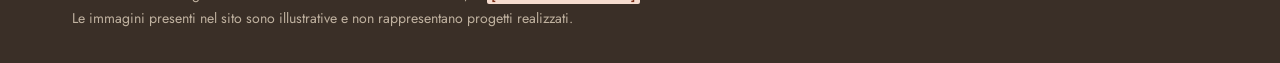
<file: riqualificazione-energetica/index.html>
<!DOCTYPE html>
<html lang="it">
<head>
<meta charset="utf-8">
<meta name="viewport" content="width=device-width, initial-scale=1">
<title>Riqualificazione energetica a Mantova | Architetto Cristina Restani</title>
<meta name="description" content="Riqualificazione energetica di case ed edifici storici a Mantova: isolamento, serramenti, impianti e bioedilizia per consumare meno e vivere meglio.">
<link rel="canonical" href="https://www.architettomantova.it/riqualificazione-energetica/">
<meta name="robots" content="noindex, nofollow">
<meta property="og:type" content="website">
<meta property="og:locale" content="it_IT">
<meta property="og:site_name" content="Cristina Restani, architetto">
<meta property="og:title" content="Riqualificazione energetica a Mantova | Architetto Cristina Restani">
<meta property="og:description" content="Riqualificazione energetica di case ed edifici storici a Mantova: isolamento, serramenti, impianti e bioedilizia per consumare meno e vivere meglio.">
<meta property="og:url" content="https://www.architettomantova.it/riqualificazione-energetica/">
<meta property="og:image" content="https://www.architettomantova.it/assets/img/og-image.jpg">
<meta property="og:image:width" content="1200">
<meta property="og:image:height" content="630">
<meta name="twitter:card" content="summary_large_image">
<meta name="theme-color" content="#f5efe6">
<link rel="icon" href="../favicon.ico" sizes="any">
<link rel="icon" type="image/png" sizes="32x32" href="../assets/favicon/favicon-32x32.png">
<link rel="icon" type="image/png" sizes="16x16" href="../assets/favicon/favicon-16x16.png">
<link rel="apple-touch-icon" href="../assets/favicon/apple-touch-icon.png">
<link rel="manifest" href="../site.webmanifest">
<link rel="preload" href="../assets/fonts/eb-garamond-latin-wght-normal.woff2" as="font" type="font/woff2" crossorigin>
<link rel="preload" href="../assets/fonts/jost-latin-400-normal.woff2" as="font" type="font/woff2" crossorigin>
<link rel="stylesheet" href="../assets/css/style.css">
<script type="application/ld+json">{"@context":"https://schema.org","@type":"ProfessionalService","additionalType":"https://www.wikidata.org/wiki/Q42973","@id":"https://www.architettomantova.it/#studio","name":"Architetto Residenziale Mantova | Cristina Restani","alternateName":"Architetto Cristina Restani","description":"Architetto residenziale a Mantova: progettazione case, nuove costruzioni, ristrutturazioni, interior design e riqualificazione energetica. Consulenze e direzione lavori a Mantova e provincia.","url":"https://www.architettomantova.it/","image":"https://www.architettomantova.it/assets/img/og-image.jpg","logo":"https://www.architettomantova.it/assets/favicon/android-chrome-512x512.png","telephone":"+39 340 409 2130","email":"architettocristinarestani@gmail.com","address":{"@type":"PostalAddress","addressLocality":"Borgo Virgilio","addressRegion":"MN","addressCountry":"IT"},"openingHoursSpecification":[{"@type":"OpeningHoursSpecification","dayOfWeek":["Monday","Tuesday","Wednesday","Thursday","Friday","Saturday"],"opens":"08:30","closes":"18:30"}],"areaServed":[{"@type":"City","name":"Mantova"},{"@type":"City","name":"Borgo Virgilio"},{"@type":"City","name":"Curtatone"},{"@type":"City","name":"Porto Mantovano"},{"@type":"City","name":"San Giorgio Bigarello"},{"@type":"City","name":"Bagnolo San Vito"},{"@type":"City","name":"Roncoferraro"},{"@type":"City","name":"Rivalta sul Mincio"},{"@type":"City","name":"San Silvestro"},{"@type":"City","name":"Cerese"},{"@type":"City","name":"Suzzara"},{"@type":"City","name":"San Benedetto Po"},{"@type":"City","name":"Gonzaga"}],"founder":{"@type":"Person","name":"Cristina Restani","jobTitle":"Architetto","sameAs":["https://www.linkedin.com/in/cristina-restani-8320693a/"]},"sameAs":["https://www.linkedin.com/in/cristina-restani-8320693a/"],"knowsAbout":["Architettura residenziale","Ristrutturazioni","Interior design","Bioedilizia","Efficienza energetica","Recupero di edifici storici"]}</script>
<script type="application/ld+json">{"@context":"https://schema.org","@type":"Service","name":"Progettazione di interventi di riqualificazione energetica","serviceType":"Riqualificazione energetica di edifici residenziali","description":"Riqualificazione energetica di case ed edifici storici a Mantova: isolamento, serramenti, impianti e bioedilizia per consumare meno e vivere meglio.","url":"https://www.architettomantova.it/riqualificazione-energetica/","provider":{"@id":"https://www.architettomantova.it/#studio"},"areaServed":[{"@type":"City","name":"Mantova"},{"@type":"City","name":"Borgo Virgilio"},{"@type":"City","name":"Curtatone"},{"@type":"City","name":"Porto Mantovano"},{"@type":"City","name":"San Giorgio Bigarello"},{"@type":"City","name":"Bagnolo San Vito"},{"@type":"City","name":"Roncoferraro"},{"@type":"City","name":"Rivalta sul Mincio"},{"@type":"City","name":"San Silvestro"},{"@type":"City","name":"Cerese"},{"@type":"City","name":"Suzzara"},{"@type":"City","name":"San Benedetto Po"},{"@type":"City","name":"Gonzaga"}]}</script>
<script type="application/ld+json">{"@context":"https://schema.org","@type":"FAQPage","mainEntity":[{"@type":"Question","name":"Da dove si comincia per riqualificare una casa?","acceptedAnswer":{"@type":"Answer","text":"Da una diagnosi: capire come è costruita, dove disperde energia e come la usi. Solo dopo si decide cosa fare e in che ordine. Isolare senza aver valutato serramenti e ventilazione, per esempio, può creare problemi di condensa."}},{"@type":"Question","name":"Si può migliorare l’efficienza di una casa storica?","acceptedAnswer":{"@type":"Answer","text":"Sì, con soluzioni compatibili: isolanti traspiranti, intonaci a calce, serramenti adatti all’edificio, impianti poco invasivi. Sugli edifici vincolati ogni intervento va concordato con la Soprintendenza."}},{"@type":"Question","name":"Meglio il cappotto esterno o l’isolamento interno?","acceptedAnswer":{"@type":"Answer","text":"Il cappotto esterno è spesso la soluzione più efficace, ma non sempre è possibile: facciate di pregio, vincoli o distanze possono imporre l’isolamento interno. La scelta dipende dall’edificio, e la valutiamo insieme dopo il sopralluogo."}},{"@type":"Question","name":"Ci sono incentivi per la riqualificazione energetica?","acceptedAnswer":{"@type":"Answer","text":"Le agevolazioni cambiano spesso. Ti indico quelle in vigore al momento dei lavori e preparo la documentazione tecnica necessaria, in accordo con il tuo commercialista."}},{"@type":"Question","name":"Posso fare i lavori un po’ alla volta?","acceptedAnswer":{"@type":"Answer","text":"Sì, se c’è un piano. Definiamo insieme le priorità, così ogni intervento prepara quello successivo invece di ostacolarlo."}}]}</script>
<script type="application/ld+json">{"@context":"https://schema.org","@type":"BreadcrumbList","itemListElement":[{"@type":"ListItem","position":1,"name":"Home","item":"https://www.architettomantova.it/"},{"@type":"ListItem","position":2,"name":"Riqualificazione energetica","item":"https://www.architettomantova.it/riqualificazione-energetica/"}]}</script>
</head>
<body class="tema-caldo">
<a class="skip-link" href="#contenuto">Vai al contenuto</a>
<header class="site-header">
  <div class="wrap site-header__bar">
    <a class="brand" href="../" aria-label="Cristina Restani, architetto: torna alla home">
      <span class="pict" aria-hidden="true"></span>
      <span class="brand__text"><span class="brand__name" aria-hidden="true"></span><span class="brand__role">Architetto a Mantova</span></span>
    </a>
    <button class="nav-toggle" type="button" aria-expanded="false" aria-controls="site-nav"><span class="nav-toggle__label">Menu</span><span class="nav-toggle__icon" aria-hidden="true"></span></button>
    <nav class="site-nav" id="site-nav" aria-label="Navigazione principale">
      <ul>
        <li><button class="nav-sub-toggle" type="button" aria-expanded="false" aria-controls="nav-servizi">Servizi</button>
          <ul class="nav-sub" id="nav-servizi" hidden><li><a href="../ristrutturazioni/">Ristrutturazioni</a></li><li><a href="../interior-design/">Interior design</a></li><li><a href="../nuove-costruzioni/">Nuove costruzioni</a></li><li><a href="../riqualificazione-energetica/" aria-current="page">Riqualificazione energetica</a></li></ul></li>
        <li><a href="../metodo/">Metodo</a></li>
        <li><a href="../chi-sono/">Chi sono</a></li>
        <li><a href="../contatti/">Contatti</a></li>
        <li class="nav-cta"><a class="btn btn--primary" href="../contatti/#modulo">Richiedi una consulenza</a></li>
      </ul>
    </nav>
  </div>
</header>
<main id="contenuto">
<section class="hero-page">
  <div class="wrap hero-page__grid">
    <div class="hero-page__media"><img src="../assets/img/riqualificazione-hero-1280.webp" srcset="../assets/img/riqualificazione-hero-768.webp 768w, ../assets/img/riqualificazione-hero-1280.webp 1280w, ../assets/img/riqualificazione-hero-1536.webp 1536w" sizes="(min-width: 56em) 58vw, 100vw" width="1536" height="1024" alt="Casa tradizionale a due piani dopo la riqualificazione, con facciata intonacata, persiane in legno e pannelli solari integrati nel tetto" fetchpriority="high"></div>
    <div class="hero-page__text">
      <span class="pict pict--draw" aria-hidden="true"></span>
      <h1>Riqualificazione energetica a Mantova</h1>
      <p class="lead">Rendo la tua casa più efficiente e confortevole, rispettandone il carattere. Anche quando è un edificio storico.</p>
      <div class="actions"><a class="btn btn--primary" href="#modulo">Richiedi una consulenza</a><a class="btn btn--ghost" href="https://wa.me/393404092130?text=Ciao%20Cristina%2C%20ti%20scrivo%20dal%20sito%20architettomantova.it" rel="noopener"><svg viewBox="0 0 24 24" aria-hidden="true" fill="currentColor"><path d="M12.04 2a9.9 9.9 0 0 0-8.5 15l-1.4 5 5.2-1.36A9.9 9.9 0 1 0 12.04 2Zm0 18.1a8.2 8.2 0 0 1-4.18-1.15l-.3-.18-3.08.81.82-3-.2-.31a8.2 8.2 0 1 1 6.94 3.83Zm4.5-6.14c-.25-.12-1.46-.72-1.69-.8-.23-.08-.39-.12-.55.12-.16.25-.63.8-.78.97-.14.16-.29.18-.53.06a6.7 6.7 0 0 1-3.32-2.9c-.25-.43.25-.4.72-1.33.08-.16.04-.3-.02-.43-.06-.12-.55-1.33-.76-1.82-.2-.48-.4-.41-.55-.42h-.47a.9.9 0 0 0-.65.3 2.74 2.74 0 0 0-.86 2.04 4.76 4.76 0 0 0 1 2.53 10.9 10.9 0 0 0 4.17 3.69c1.55.67 2.16.73 2.94.61.47-.07 1.46-.6 1.66-1.17.2-.58.2-1.07.15-1.17-.06-.1-.22-.17-.46-.29Z"/></svg>WhatsApp</a></div>
      <p class="hero-page__note">Primo incontro conoscitivo gratuito e senza impegno.</p>
    </div>
  </div>
</section>

<section class="section"><div class="wrap split"><div class="prose"><h2>Meno consumi, più comfort</h2><p>Molte case del mantovano sono state costruite quando l’energia costava poco: muri senza isolamento, serramenti che lasciano passare aria, impianti datati. Una riqualificazione ben progettata interviene su involucro e impianti in modo coordinato, così ogni lavoro rende al massimo.</p><p>Mi occupo anche di recupero di edifici storici, dove l’efficienza va ottenuta con soluzioni compatibili con murature antiche, intonaci a calce e vincoli di tutela.</p></div>
  <div class="split__media"><img src="../assets/img/riqualificazione-dettaglio-800.webp" srcset="../assets/img/riqualificazione-dettaglio-480.webp 480w, ../assets/img/riqualificazione-dettaglio-800.webp 800w, ../assets/img/riqualificazione-dettaglio-1254.webp 1254w" sizes="(min-width: 56em) 45vw, 100vw" width="1254" height="1254" alt="Materiali isolanti naturali su un banco di lavoro: pannelli in fibra di legno, sughero, intonaco a calce e la sezione di un serramento" loading="lazy" decoding="async"></div></div></section>

<section class="section section--alt" aria-labelledby="offerta">
  <div class="wrap"><div class="section__head"><h2 id="offerta">Su cosa intervengo</h2></div><div class="offer"><div class="offer__item"><h3>Analisi dello stato di fatto</h3><p>Sopralluogo, rilievo e valutazione dei punti in cui la casa disperde energia, con i tecnici specializzati quando serve.</p></div><div class="offer__item"><h3>Involucro e serramenti</h3><p>Cappotto o isolamento interno, coperture, nuovi serramenti e cura dei ponti termici, anche con materiali naturali.</p></div><div class="offer__item"><h3>Impianti e rinnovabili</h3><p>Scelgo con il termotecnico riscaldamento, ventilazione e fotovoltaico adatti alla casa e a come la usi.</p></div></div></div>
</section>

<section class="section"><div class="wrap split"><div><h2>Il mio approccio</h2></div><dl class="reasons"><div><dt>Visione d’insieme</dt><dd>Involucro, impianti e spazi progettati insieme, non un intervento alla volta a caso.</dd></div><div><dt>Bioedilizia</dt><dd>Materiali traspiranti e naturali, sani per chi abita la casa.</dd></div><div><dt>Rispetto dell’esistente</dt><dd>Soluzioni compatibili con gli edifici storici e con il loro carattere.</dd></div><div><dt>Pratiche e agevolazioni</dt><dd>Ti indico le agevolazioni in vigore e preparo la documentazione tecnica, in accordo con il tuo commercialista.</dd></div></dl></div></section>

<section class="section section--soft" aria-labelledby="processo">
  <div class="wrap"><div class="section__head"><h2 id="processo">Come si svolge una riqualificazione</h2></div>
  <ol class="steps steps--4"><li class="step"><h3>Sopralluogo e diagnosi</h3><p>Capisco come è fatta la casa, come la usi e dove perde energia.</p></li><li class="step"><h3>Progetto degli interventi</h3><p>Definisco cosa fare e con quali priorità, anche per fasi.</p></li><li class="step"><h3>Pratiche e documentazione</h3><p>Preparo le pratiche edilizie e la documentazione per le agevolazioni.</p></li><li class="step"><h3>Direzione lavori</h3><p>Seguo il cantiere e verifico che ogni intervento sia eseguito a regola d’arte.</p></li></ol>
  <p class="section__foot"><a class="link-quiet" href="../metodo/">Leggi come lavoro in dettaglio</a></p></div>
</section>

<section class="section" aria-labelledby="costi">
  <div class="wrap">
    <div class="section__head"><h2 id="costi">Costi e tempi indicativi</h2></div>
    <div class="costs">
      <div><p>Ogni casa parte da una situazione diversa, per questo non indico una percentuale generica. Dopo il sopralluogo ti preparo un preventivo scritto, distinto per fasi se decidi di procedere un passo alla volta.</p><p class="note">Le cifre sono indicative e servono a orientarti: ogni progetto ha il suo preventivo.</p></div>
      <dl class="costs__list"><div><dt>Diagnosi e progetto</dt><dd>da definire dopo il sopralluogo</dd></div><div><dt>Lavori</dt><dd>secondo gli interventi scelti</dd></div></dl>
    </div>
  </div>
</section>

<section class="section section--feature" aria-labelledby="faq">
  <div class="wrap"><div class="section__head"><h2 id="faq">Domande frequenti</h2></div><div class="faq"><details><summary>Da dove si comincia per riqualificare una casa?</summary><div class="faq__answer"><p>Da una diagnosi: capire come è costruita, dove disperde energia e come la usi. Solo dopo si decide cosa fare e in che ordine. Isolare senza aver valutato serramenti e ventilazione, per esempio, può creare problemi di condensa.</p></div></details><details><summary>Si può migliorare l’efficienza di una casa storica?</summary><div class="faq__answer"><p>Sì, con soluzioni compatibili: isolanti traspiranti, intonaci a calce, serramenti adatti all’edificio, impianti poco invasivi. Sugli edifici vincolati ogni intervento va concordato con la Soprintendenza.</p></div></details><details><summary>Meglio il cappotto esterno o l’isolamento interno?</summary><div class="faq__answer"><p>Il cappotto esterno è spesso la soluzione più efficace, ma non sempre è possibile: facciate di pregio, vincoli o distanze possono imporre l’isolamento interno. La scelta dipende dall’edificio, e la valutiamo insieme dopo il sopralluogo.</p></div></details><details><summary>Ci sono incentivi per la riqualificazione energetica?</summary><div class="faq__answer"><p>Le agevolazioni cambiano spesso. Ti indico quelle in vigore al momento dei lavori e preparo la documentazione tecnica necessaria, in accordo con il tuo commercialista.</p></div></details><details><summary>Posso fare i lavori un po’ alla volta?</summary><div class="faq__answer"><p>Sì, se c’è un piano. Definiamo insieme le priorità, così ogni intervento prepara quello successivo invece di ostacolarlo.</p></div></details></div></div>
</section>

<section class="section" id="modulo" aria-labelledby="modulo-titolo">
  <div class="wrap">
    <div class="section__head"><h2 id="modulo-titolo">Richiedi un sopralluogo</h2><p>Dimmi che casa è e cosa ti preoccupa: freddo, umidità, bollette. Ti ricontatto per fissare un incontro.</p></div>
    <div class="contact-grid"><form class="form" action="https://formspree.io/f/[FORMSPREE_ID]" method="POST" data-formspree novalidate>
  <input type="hidden" name="_subject" value="Richiesta riqualificazione energetica dal sito">
  <input type="hidden" name="Pagina" value="Riqualificazione energetica">
  <div class="hp" aria-hidden="true"><label for="f-riqualificaz-gotcha">Non compilare questo campo</label><input id="f-riqualificaz-gotcha" type="text" name="_gotcha" tabindex="-1" autocomplete="off"></div>
  <div class="field"><label for="f-riqualificaz-nome">Nome e cognome <span class="req" aria-hidden="true">*</span></label><input id="f-riqualificaz-nome" name="Nome e cognome" type="text" autocomplete="name" required></div>
  <div class="form__row">
    <div class="field"><label for="f-riqualificaz-email">Email <span class="req" aria-hidden="true">*</span></label><input id="f-riqualificaz-email" name="email" type="email" autocomplete="email" required></div>
    <div class="field"><label for="f-riqualificaz-tel">Telefono <span class="req" aria-hidden="true">*</span></label><input id="f-riqualificaz-tel" name="Telefono" type="tel" autocomplete="tel" required></div>
  </div>
  <div class="form__row"><div class="field"><label for="f-riqualificaz-comune">Comune dell’immobile</label><input id="f-riqualificaz-comune" name="Comune dell’immobile" type="text"></div><div class="field"><label for="f-riqualificaz-edificio">Tipo di edificio <span class="req" aria-hidden="true">*</span></label><select id="f-riqualificaz-edificio" name="Tipo di edificio" required><option value="">Seleziona</option><option>Appartamento</option><option>Casa indipendente</option><option>Edificio storico</option><option>Condominio</option><option>Altro</option></select></div></div><div class="form__row"><div class="field"><label for="f-riqualificaz-anno">Anno di costruzione (anche indicativo)</label><input id="f-riqualificaz-anno" name="Anno di costruzione (anche indicativo)" type="text"></div></div>
  <div class="field"><label for="f-riqualificaz-msg">Messaggio</label><textarea id="f-riqualificaz-msg" name="Messaggio" rows="5"></textarea></div>
  <label class="check"><input type="checkbox" name="Consenso privacy" value="Sì" required><span>Ho letto la <a href="../privacy-policy/">privacy policy</a> e acconsento al trattamento dei miei dati per ricevere una risposta. <span class="req" aria-hidden="true">*</span></span></label>
  <p class="note">I campi con <span class="req">*</span> sono obbligatori. Il primo incontro e il preventivo sono gratuiti. Di solito rispondo entro un giorno lavorativo.</p>
  <div><button class="btn btn--primary" type="submit">Invia la richiesta</button></div>
  <p class="form__status" role="status" aria-live="polite"></p>
</form><aside class="contact-card" aria-label="Contatti diretti">
  <div><h3>Preferisci parlarne a voce?</h3><p>Chiamami o scrivimi su WhatsApp, lunedì–sabato, 8:30–18:30.</p>
    <a class="btn btn--ghost" href="tel:+393404092130"><svg viewBox="0 0 24 24" aria-hidden="true" fill="none" stroke="currentColor" stroke-width="1.5"><path d="M5 3.5h3.2l1.6 4.2-2 1.3a11 11 0 0 0 7.2 7.2l1.3-2 4.2 1.6V19a1.6 1.6 0 0 1-1.6 1.6A16.6 16.6 0 0 1 3.4 5.1 1.6 1.6 0 0 1 5 3.5Z"/></svg>340 409 2130</a>
    <a class="btn btn--ghost" href="https://wa.me/393404092130?text=Ciao%20Cristina%2C%20ti%20scrivo%20dal%20sito%20architettomantova.it" rel="noopener"><svg viewBox="0 0 24 24" aria-hidden="true" fill="currentColor"><path d="M12.04 2a9.9 9.9 0 0 0-8.5 15l-1.4 5 5.2-1.36A9.9 9.9 0 1 0 12.04 2Zm0 18.1a8.2 8.2 0 0 1-4.18-1.15l-.3-.18-3.08.81.82-3-.2-.31a8.2 8.2 0 1 1 6.94 3.83Zm4.5-6.14c-.25-.12-1.46-.72-1.69-.8-.23-.08-.39-.12-.55.12-.16.25-.63.8-.78.97-.14.16-.29.18-.53.06a6.7 6.7 0 0 1-3.32-2.9c-.25-.43.25-.4.72-1.33.08-.16.04-.3-.02-.43-.06-.12-.55-1.33-.76-1.82-.2-.48-.4-.41-.55-.42h-.47a.9.9 0 0 0-.65.3 2.74 2.74 0 0 0-.86 2.04 4.76 4.76 0 0 0 1 2.53 10.9 10.9 0 0 0 4.17 3.69c1.55.67 2.16.73 2.94.61.47-.07 1.46-.6 1.66-1.17.2-.58.2-1.07.15-1.17-.06-.1-.22-.17-.46-.29Z"/></svg>WhatsApp</a></div>
  <div><h3>Lo studio</h3><p>Borgo Virgilio (MN), a pochi minuti da Mantova.<br>Ricevo su appuntamento.</p></div>
</aside></div>
  </div>
</section>
</main>
<footer class="site-footer">
  <div class="wrap">
    <div class="footer-grid">
      <div class="footer-brand">
        <span class="pict" aria-hidden="true"></span>
        <p>Progetto case nuove, ristrutturazioni e interni a Mantova e in provincia.</p>
        <p><a href="../contatti/#modulo">Richiedi una consulenza</a></p>
      </div>
      <div>
        <h2>Studio</h2>
        <address>Architetto Residenziale Mantova | Cristina Restani<br>Borgo Virgilio (MN)</address>
        <p style="margin-top:.8rem"><a href="tel:+393404092130">340 409 2130</a><br><a href="https://wa.me/393404092130?text=Ciao%20Cristina%2C%20ti%20scrivo%20dal%20sito%20architettomantova.it" rel="noopener">WhatsApp</a></p>
        <p>Lunedì–sabato, 8:30–18:30<br>Su appuntamento</p>
      </div>
      <div>
        <h2>Servizi</h2>
        <ul><li><a href="../ristrutturazioni/">Ristrutturazioni</a></li><li><a href="../interior-design/">Interior design</a></li><li><a href="../nuove-costruzioni/">Nuove costruzioni</a></li><li><a href="../riqualificazione-energetica/">Riqualificazione energetica</a></li></ul>
      </div>
      <div>
        <h2>Lo studio</h2>
        <ul>
          <li><a href="../metodo/">Metodo</a></li>
          <li><a href="../chi-sono/">Chi sono</a></li>
          <li><a href="../contatti/">Contatti</a></li>
          <li><a href="https://www.linkedin.com/in/cristina-restani-8320693a/" rel="noopener">LinkedIn</a></li>
        </ul>
      </div>
    </div>
    <div class="footer-bottom">
      <div>
        <p>© 2026 Cristina Restani, architetto. P.IVA <span class="placeholder">[P.IVA]</span>.<br>Iscritta all’Ordine degli Architetti P.P.C. della Provincia di Mantova, n. <span class="placeholder">[N. ISCRIZIONE ALBO]</span>.</p>
        <p>Le immagini presenti nel sito sono illustrative e non rappresentano progetti realizzati.</p>
      </div>
      <p class="footer-legal"><a href="../privacy-policy/">Privacy policy</a> <a href="../cookie-policy/">Cookie policy</a> <button class="linkbtn" type="button" data-cookie-settings>Gestisci cookie</button></p>
    </div>
  </div>
</footer>
<a class="wa-float" href="https://wa.me/393404092130?text=Ciao%20Cristina%2C%20ti%20scrivo%20dal%20sito%20architettomantova.it" rel="noopener" aria-label="Scrivimi su WhatsApp"><svg viewBox="0 0 24 24" aria-hidden="true" fill="currentColor"><path d="M12.04 2a9.9 9.9 0 0 0-8.5 15l-1.4 5 5.2-1.36A9.9 9.9 0 1 0 12.04 2Zm0 18.1a8.2 8.2 0 0 1-4.18-1.15l-.3-.18-3.08.81.82-3-.2-.31a8.2 8.2 0 1 1 6.94 3.83Zm4.5-6.14c-.25-.12-1.46-.72-1.69-.8-.23-.08-.39-.12-.55.12-.16.25-.63.8-.78.97-.14.16-.29.18-.53.06a6.7 6.7 0 0 1-3.32-2.9c-.25-.43.25-.4.72-1.33.08-.16.04-.3-.02-.43-.06-.12-.55-1.33-.76-1.82-.2-.48-.4-.41-.55-.42h-.47a.9.9 0 0 0-.65.3 2.74 2.74 0 0 0-.86 2.04 4.76 4.76 0 0 0 1 2.53 10.9 10.9 0 0 0 4.17 3.69c1.55.67 2.16.73 2.94.61.47-.07 1.46-.6 1.66-1.17.2-.58.2-1.07.15-1.17-.06-.1-.22-.17-.46-.29Z"/></svg></a>
<div class="cookie-banner" id="cookie-banner" role="dialog" aria-live="polite" aria-label="Preferenze sui cookie" hidden>
  <p>Uso cookie tecnici necessari al sito e, solo con il tuo consenso, Google Analytics per capire come viene visitato. Puoi cambiare idea in qualsiasi momento. <a href="../cookie-policy/">Cookie policy</a></p>
  <div class="actions"><button class="btn btn--primary" type="button" data-consent="accept">Accetta</button><button class="btn btn--ghost" type="button" data-consent="reject">Rifiuta</button></div>
</div>
<script src="../assets/js/main.js" defer></script>
</body>
</html>
</file>
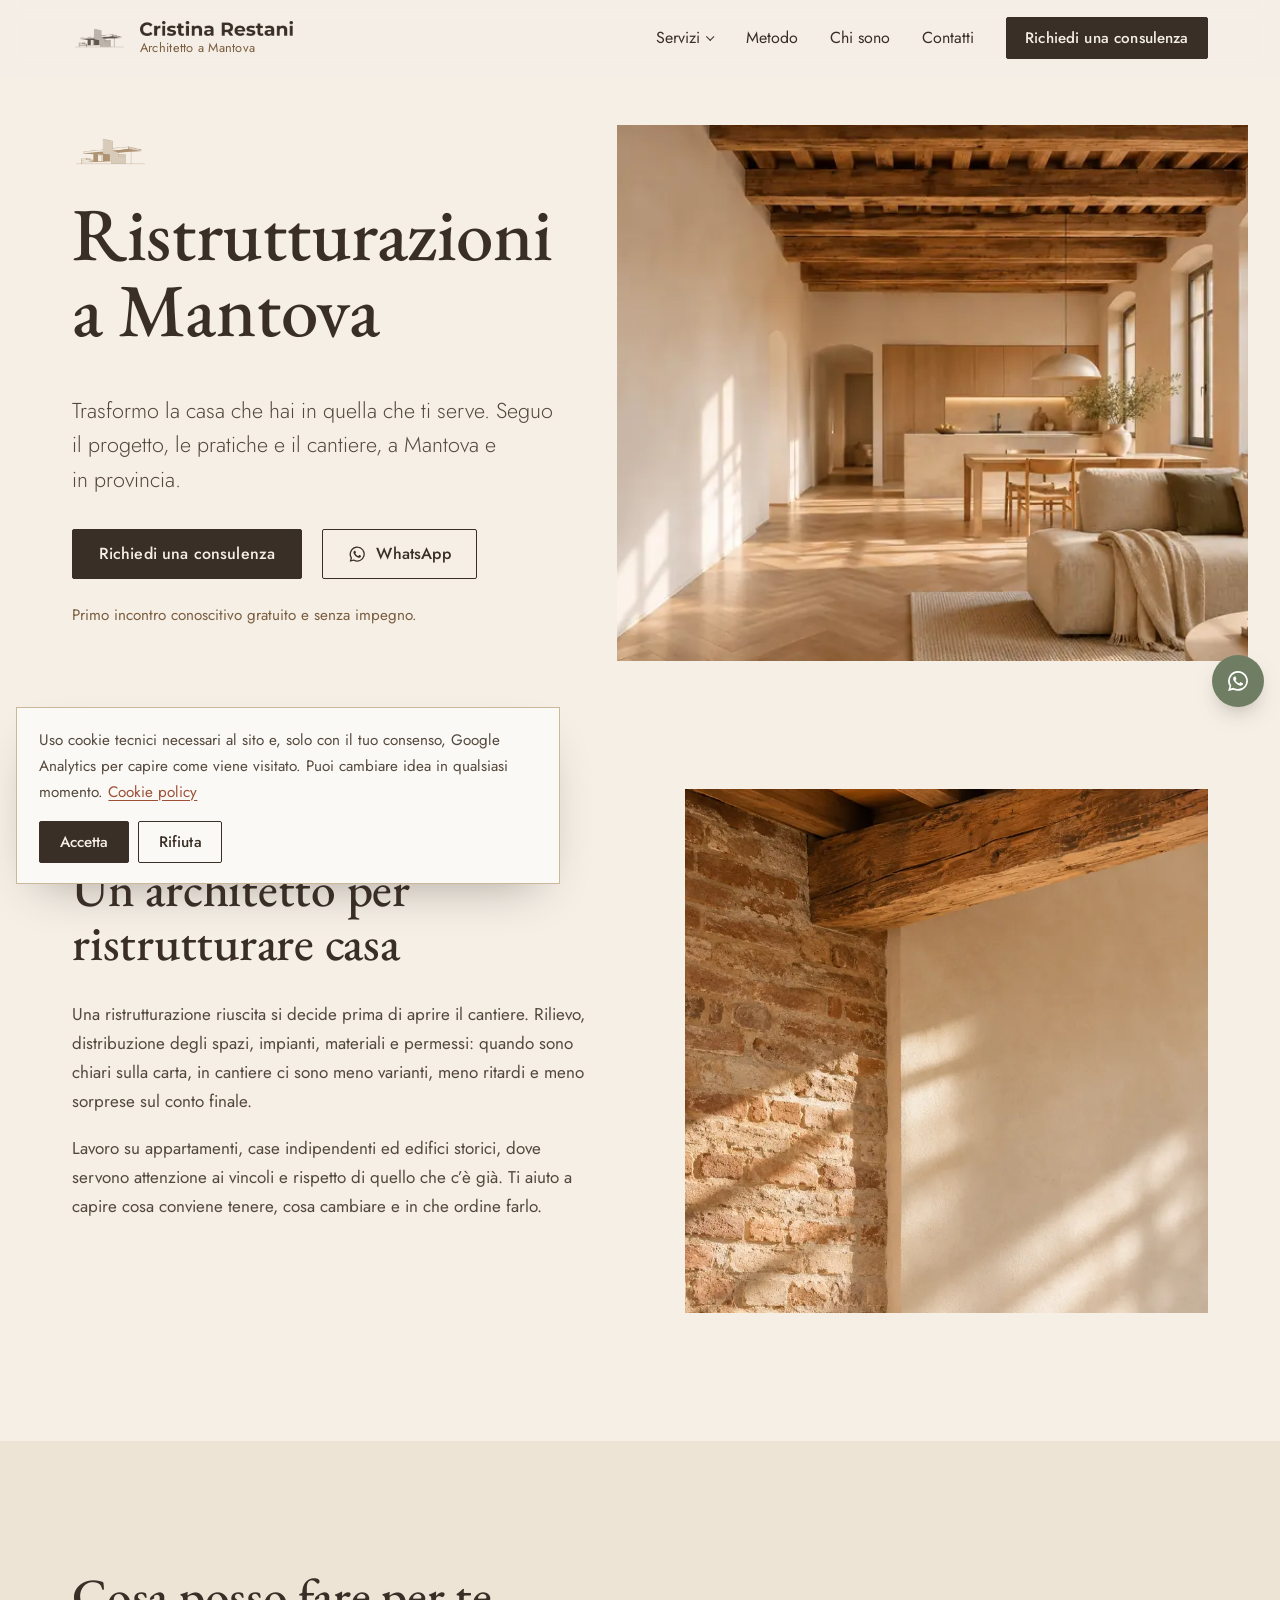
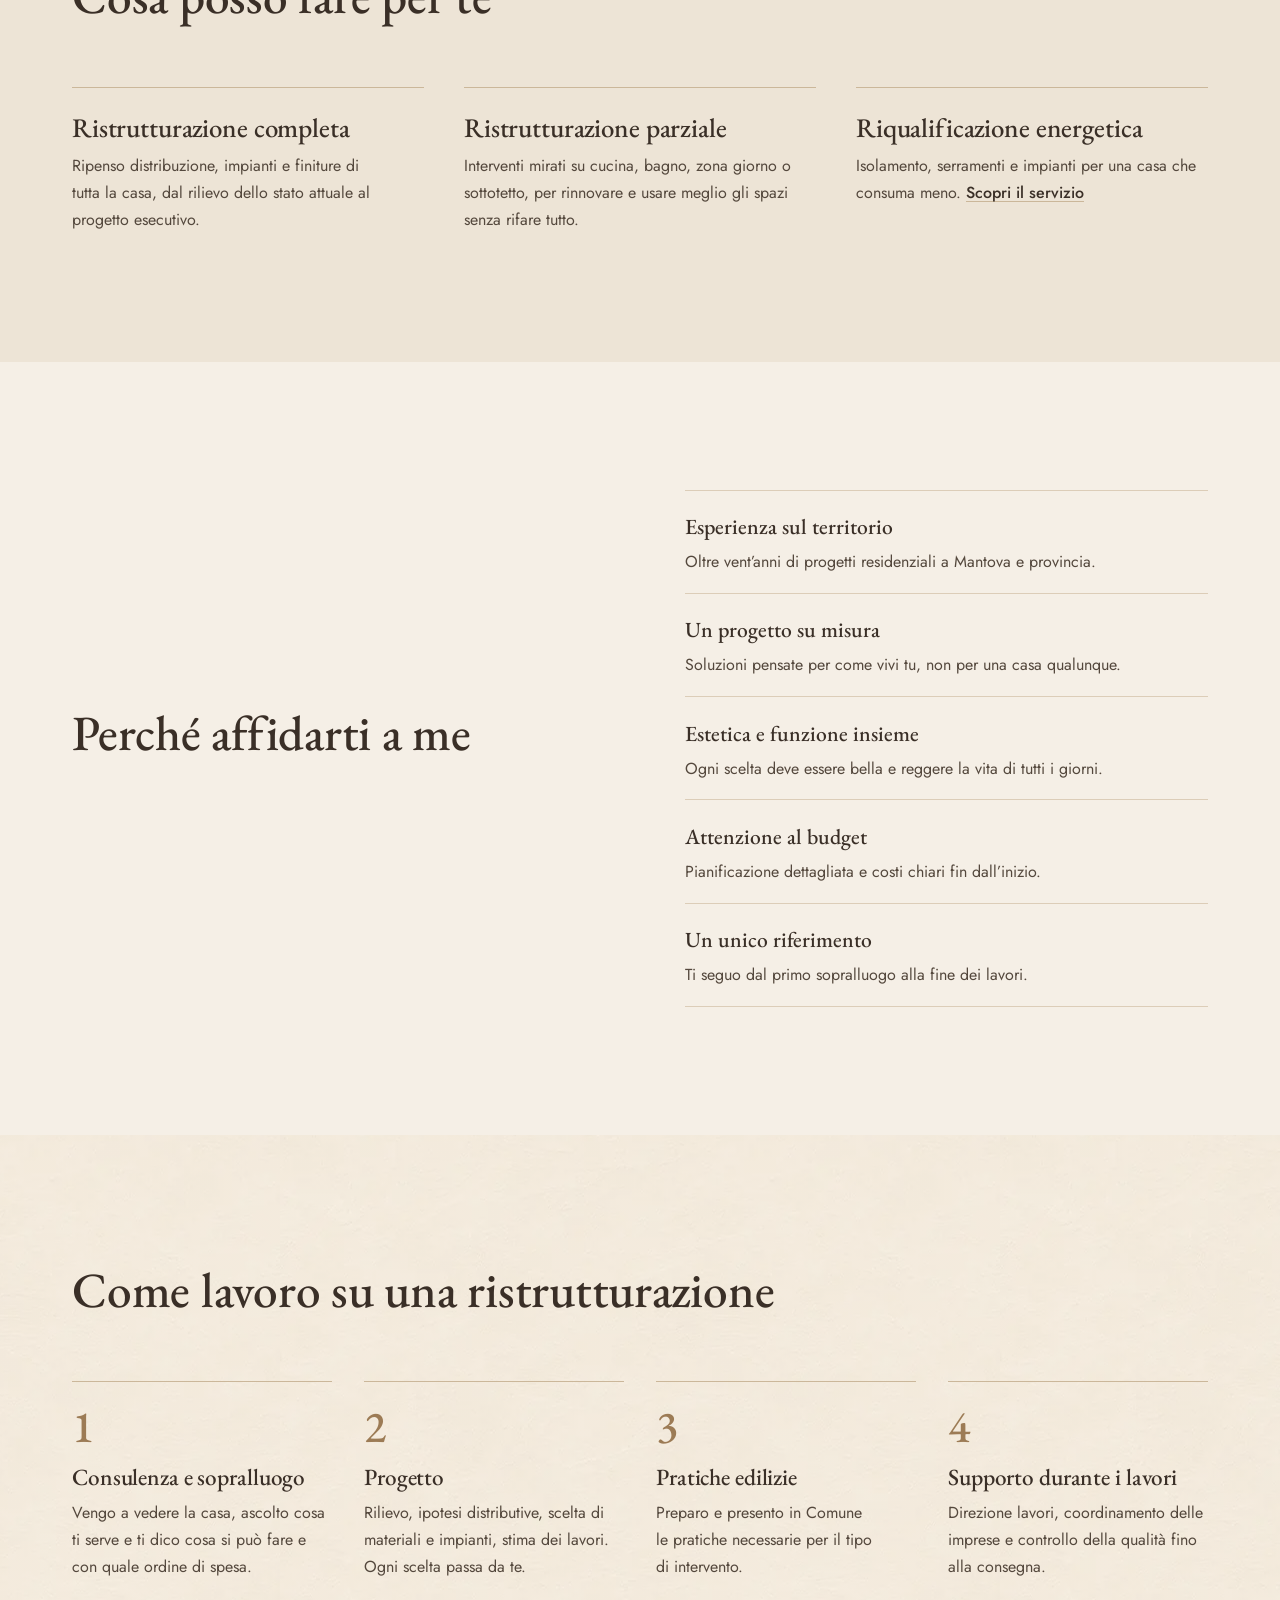
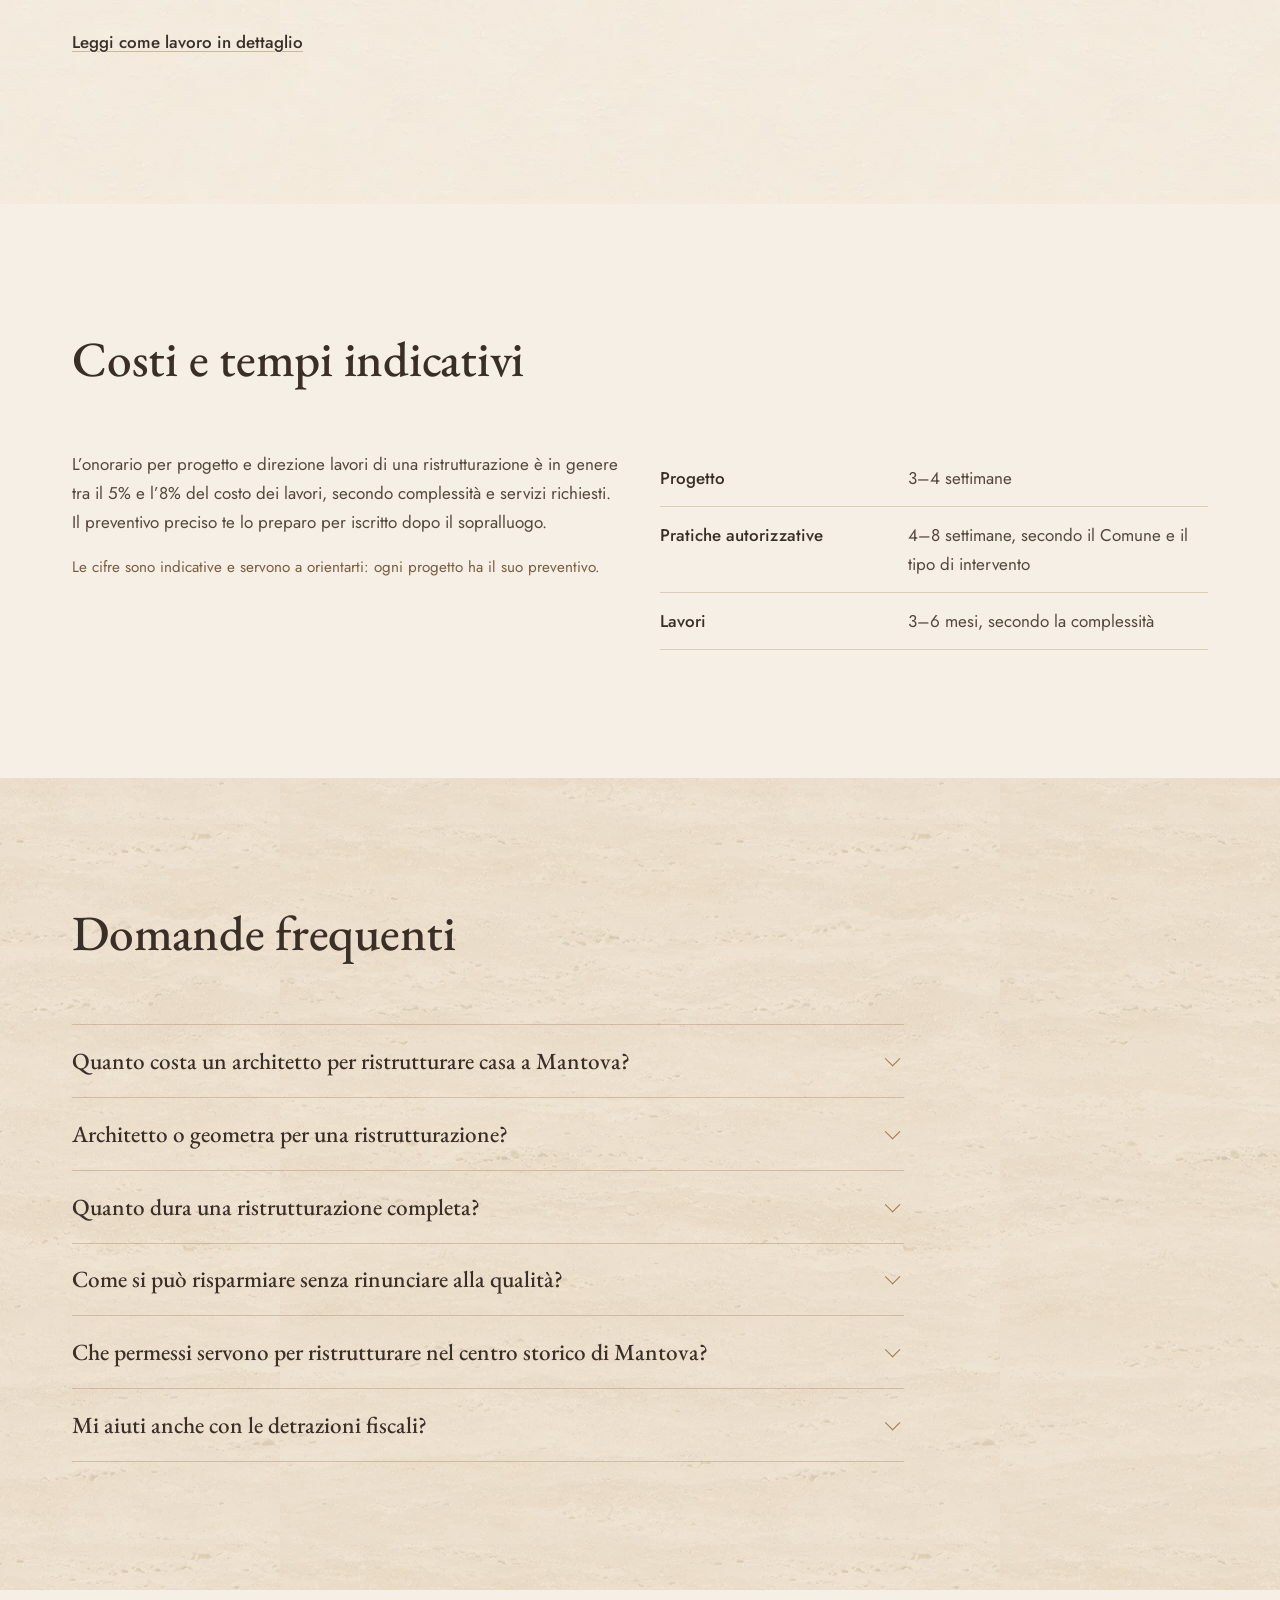
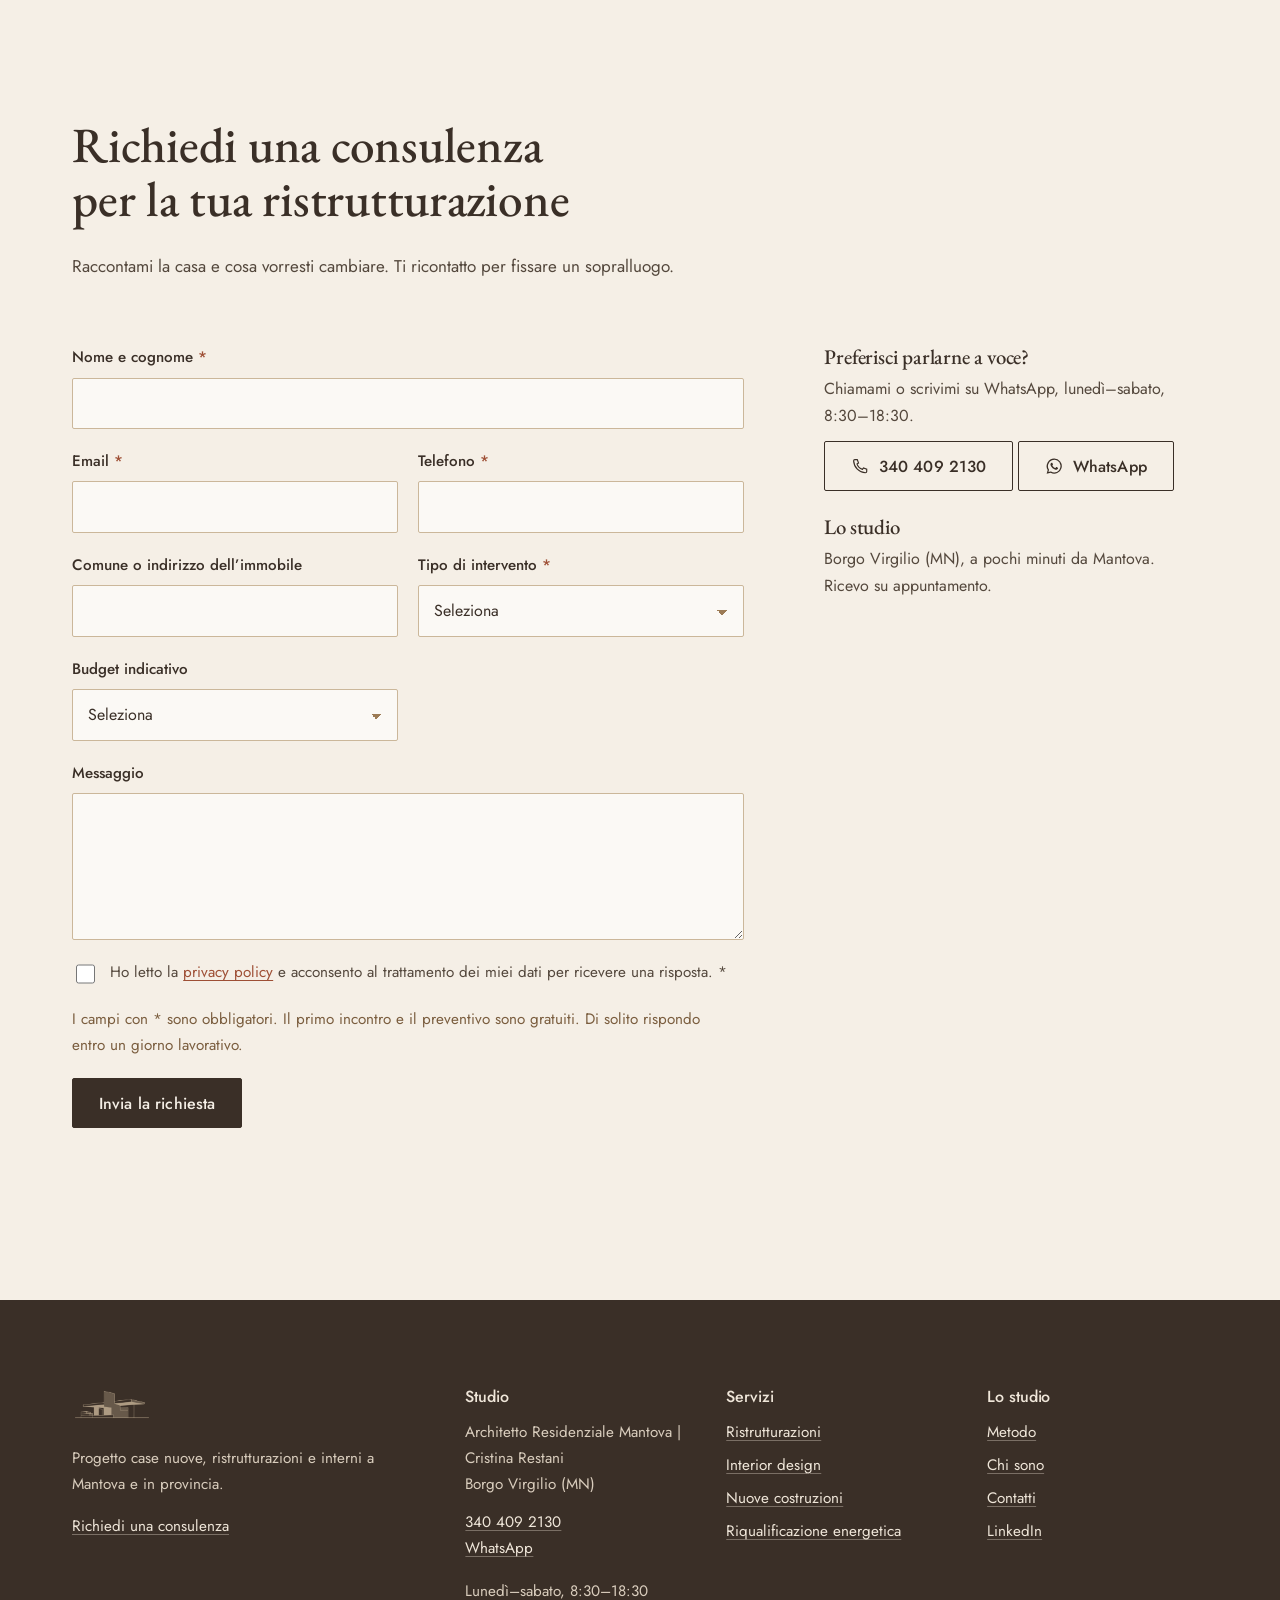
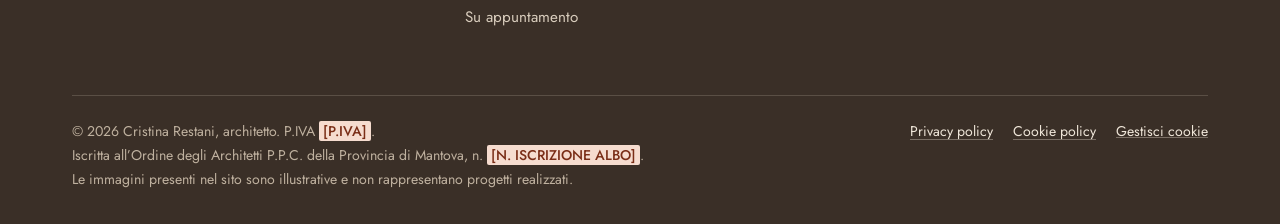
<file: ristrutturazioni/index.html>
<!DOCTYPE html>
<html lang="it">
<head>
<meta charset="utf-8">
<meta name="viewport" content="width=device-width, initial-scale=1">
<title>Architetto per ristrutturazioni a Mantova | Cristina Restani</title>
<meta name="description" content="Architetto per ristrutturazioni a Mantova e provincia: progetto, pratiche edilizie e direzione lavori per appartamenti, case indipendenti ed edifici storici.">
<link rel="canonical" href="https://www.architettomantova.it/ristrutturazioni/">
<meta name="robots" content="noindex, nofollow">
<meta property="og:type" content="website">
<meta property="og:locale" content="it_IT">
<meta property="og:site_name" content="Cristina Restani, architetto">
<meta property="og:title" content="Architetto per ristrutturazioni a Mantova | Cristina Restani">
<meta property="og:description" content="Architetto per ristrutturazioni a Mantova e provincia: progetto, pratiche edilizie e direzione lavori per appartamenti, case indipendenti ed edifici storici.">
<meta property="og:url" content="https://www.architettomantova.it/ristrutturazioni/">
<meta property="og:image" content="https://www.architettomantova.it/assets/img/og-image.jpg">
<meta property="og:image:width" content="1200">
<meta property="og:image:height" content="630">
<meta name="twitter:card" content="summary_large_image">
<meta name="theme-color" content="#f5efe6">
<link rel="icon" href="../favicon.ico" sizes="any">
<link rel="icon" type="image/png" sizes="32x32" href="../assets/favicon/favicon-32x32.png">
<link rel="icon" type="image/png" sizes="16x16" href="../assets/favicon/favicon-16x16.png">
<link rel="apple-touch-icon" href="../assets/favicon/apple-touch-icon.png">
<link rel="manifest" href="../site.webmanifest">
<link rel="preload" href="../assets/fonts/eb-garamond-latin-wght-normal.woff2" as="font" type="font/woff2" crossorigin>
<link rel="preload" href="../assets/fonts/jost-latin-400-normal.woff2" as="font" type="font/woff2" crossorigin>
<link rel="stylesheet" href="../assets/css/style.css">
<script type="application/ld+json">{"@context":"https://schema.org","@type":"ProfessionalService","additionalType":"https://www.wikidata.org/wiki/Q42973","@id":"https://www.architettomantova.it/#studio","name":"Architetto Residenziale Mantova | Cristina Restani","alternateName":"Architetto Cristina Restani","description":"Architetto residenziale a Mantova: progettazione case, nuove costruzioni, ristrutturazioni, interior design e riqualificazione energetica. Consulenze e direzione lavori a Mantova e provincia.","url":"https://www.architettomantova.it/","image":"https://www.architettomantova.it/assets/img/og-image.jpg","logo":"https://www.architettomantova.it/assets/favicon/android-chrome-512x512.png","telephone":"+39 340 409 2130","email":"architettocristinarestani@gmail.com","address":{"@type":"PostalAddress","addressLocality":"Borgo Virgilio","addressRegion":"MN","addressCountry":"IT"},"openingHoursSpecification":[{"@type":"OpeningHoursSpecification","dayOfWeek":["Monday","Tuesday","Wednesday","Thursday","Friday","Saturday"],"opens":"08:30","closes":"18:30"}],"areaServed":[{"@type":"City","name":"Mantova"},{"@type":"City","name":"Borgo Virgilio"},{"@type":"City","name":"Curtatone"},{"@type":"City","name":"Porto Mantovano"},{"@type":"City","name":"San Giorgio Bigarello"},{"@type":"City","name":"Bagnolo San Vito"},{"@type":"City","name":"Roncoferraro"},{"@type":"City","name":"Rivalta sul Mincio"},{"@type":"City","name":"San Silvestro"},{"@type":"City","name":"Cerese"},{"@type":"City","name":"Suzzara"},{"@type":"City","name":"San Benedetto Po"},{"@type":"City","name":"Gonzaga"}],"founder":{"@type":"Person","name":"Cristina Restani","jobTitle":"Architetto","sameAs":["https://www.linkedin.com/in/cristina-restani-8320693a/"]},"sameAs":["https://www.linkedin.com/in/cristina-restani-8320693a/"],"knowsAbout":["Architettura residenziale","Ristrutturazioni","Interior design","Bioedilizia","Efficienza energetica","Recupero di edifici storici"]}</script>
<script type="application/ld+json">{"@context":"https://schema.org","@type":"Service","name":"Progettazione e direzione lavori per ristrutturazioni","serviceType":"Ristrutturazione edilizia residenziale","description":"Architetto per ristrutturazioni a Mantova e provincia: progetto, pratiche edilizie e direzione lavori per appartamenti, case indipendenti ed edifici storici.","url":"https://www.architettomantova.it/ristrutturazioni/","provider":{"@id":"https://www.architettomantova.it/#studio"},"areaServed":[{"@type":"City","name":"Mantova"},{"@type":"City","name":"Borgo Virgilio"},{"@type":"City","name":"Curtatone"},{"@type":"City","name":"Porto Mantovano"},{"@type":"City","name":"San Giorgio Bigarello"},{"@type":"City","name":"Bagnolo San Vito"},{"@type":"City","name":"Roncoferraro"},{"@type":"City","name":"Rivalta sul Mincio"},{"@type":"City","name":"San Silvestro"},{"@type":"City","name":"Cerese"},{"@type":"City","name":"Suzzara"},{"@type":"City","name":"San Benedetto Po"},{"@type":"City","name":"Gonzaga"}]}</script>
<script type="application/ld+json">{"@context":"https://schema.org","@type":"FAQPage","mainEntity":[{"@type":"Question","name":"Quanto costa un architetto per ristrutturare casa a Mantova?","acceptedAnswer":{"@type":"Answer","text":"L’onorario professionale è in genere tra il 5% e l’8% del costo totale dell’intervento. Su lavori da 100.000 €, la progettazione costa indicativamente tra 5.000 e 8.000 €. È una spesa che aiuta a contenere tutte le altre: un progetto accurato evita varianti in corso d’opera, imprevisti costosi e scelte da rifare."}},{"@type":"Question","name":"Architetto o geometra per una ristrutturazione?","acceptedAnswer":{"@type":"Answer","text":"Per lavori semplici, senza modifiche sostanziali agli spazi, un geometra può bastare. Quando la casa va ripensata, servono soluzioni su misura o c’è un vincolo da gestire, un architetto offre una visione progettuale più ampia, che tiene insieme funzione, estetica e aspetti tecnici."}},{"@type":"Question","name":"Quanto dura una ristrutturazione completa?","acceptedAnswer":{"@type":"Answer","text":"Indicativamente: 3–4 settimane per il progetto, 4–8 settimane per le pratiche autorizzative e 3–6 mesi di lavori, secondo la complessità. Una pianificazione accurata è il modo migliore per rispettare i tempi concordati."}},{"@type":"Question","name":"Come si può risparmiare senza rinunciare alla qualità?","acceptedAnswer":{"@type":"Answer","text":"Una progettazione accurata permette di: evitare varianti costose in corso d’opera; scegliere materiali con un buon rapporto tra qualità e prezzo; dividere i lavori in fasi, se serve; progettare impianti che riducono i consumi futuri."}},{"@type":"Question","name":"Che permessi servono per ristrutturare nel centro storico di Mantova?","acceptedAnswer":{"@type":"Answer","text":"Dipende dall’intervento. Per molti lavori interni basta una comunicazione di inizio lavori asseverata (CILA), altri richiedono una SCIA o un permesso di costruire. Sugli edifici vincolati può servire anche l’autorizzazione della Soprintendenza. Al primo incontro verifico la situazione dell’immobile e ti dico quale percorso è necessario."}},{"@type":"Question","name":"Mi aiuti anche con le detrazioni fiscali?","acceptedAnswer":{"@type":"Answer","text":"Le agevolazioni per la casa cambiano spesso. Ti indico quelle in vigore al momento dei lavori e preparo la documentazione tecnica che serve, in accordo con il tuo commercialista."}}]}</script>
<script type="application/ld+json">{"@context":"https://schema.org","@type":"BreadcrumbList","itemListElement":[{"@type":"ListItem","position":1,"name":"Home","item":"https://www.architettomantova.it/"},{"@type":"ListItem","position":2,"name":"Ristrutturazioni","item":"https://www.architettomantova.it/ristrutturazioni/"}]}</script>
</head>
<body class="tema-caldo">
<a class="skip-link" href="#contenuto">Vai al contenuto</a>
<header class="site-header">
  <div class="wrap site-header__bar">
    <a class="brand" href="../" aria-label="Cristina Restani, architetto: torna alla home">
      <span class="pict" aria-hidden="true"></span>
      <span class="brand__text"><span class="brand__name" aria-hidden="true"></span><span class="brand__role">Architetto a Mantova</span></span>
    </a>
    <button class="nav-toggle" type="button" aria-expanded="false" aria-controls="site-nav"><span class="nav-toggle__label">Menu</span><span class="nav-toggle__icon" aria-hidden="true"></span></button>
    <nav class="site-nav" id="site-nav" aria-label="Navigazione principale">
      <ul>
        <li><button class="nav-sub-toggle" type="button" aria-expanded="false" aria-controls="nav-servizi">Servizi</button>
          <ul class="nav-sub" id="nav-servizi" hidden><li><a href="../ristrutturazioni/" aria-current="page">Ristrutturazioni</a></li><li><a href="../interior-design/">Interior design</a></li><li><a href="../nuove-costruzioni/">Nuove costruzioni</a></li><li><a href="../riqualificazione-energetica/">Riqualificazione energetica</a></li></ul></li>
        <li><a href="../metodo/">Metodo</a></li>
        <li><a href="../chi-sono/">Chi sono</a></li>
        <li><a href="../contatti/">Contatti</a></li>
        <li class="nav-cta"><a class="btn btn--primary" href="../contatti/#modulo">Richiedi una consulenza</a></li>
      </ul>
    </nav>
  </div>
</header>
<main id="contenuto">
<section class="hero-page">
  <div class="wrap hero-page__grid">
    <div class="hero-page__media"><img src="../assets/img/ristrutturazioni-hero-1280.webp" srcset="../assets/img/ristrutturazioni-hero-768.webp 768w, ../assets/img/ristrutturazioni-hero-1280.webp 1280w, ../assets/img/ristrutturazioni-hero-1536.webp 1536w" sizes="(min-width: 56em) 58vw, 100vw" width="1536" height="1024" alt="Appartamento ristrutturato in un edificio storico, con travi in legno restaurate, pavimento in rovere a spina di pesce e cucina aperta sullo sfondo" fetchpriority="high"></div>
    <div class="hero-page__text">
      <span class="pict pict--draw" aria-hidden="true"></span>
      <h1>Ristrutturazioni a Mantova</h1>
      <p class="lead">Trasformo la casa che hai in quella che ti serve. Seguo il progetto, le pratiche e il cantiere, a Mantova e in provincia.</p>
      <div class="actions"><a class="btn btn--primary" href="#modulo">Richiedi una consulenza</a><a class="btn btn--ghost" href="https://wa.me/393404092130?text=Ciao%20Cristina%2C%20ti%20scrivo%20dal%20sito%20architettomantova.it" rel="noopener"><svg viewBox="0 0 24 24" aria-hidden="true" fill="currentColor"><path d="M12.04 2a9.9 9.9 0 0 0-8.5 15l-1.4 5 5.2-1.36A9.9 9.9 0 1 0 12.04 2Zm0 18.1a8.2 8.2 0 0 1-4.18-1.15l-.3-.18-3.08.81.82-3-.2-.31a8.2 8.2 0 1 1 6.94 3.83Zm4.5-6.14c-.25-.12-1.46-.72-1.69-.8-.23-.08-.39-.12-.55.12-.16.25-.63.8-.78.97-.14.16-.29.18-.53.06a6.7 6.7 0 0 1-3.32-2.9c-.25-.43.25-.4.72-1.33.08-.16.04-.3-.02-.43-.06-.12-.55-1.33-.76-1.82-.2-.48-.4-.41-.55-.42h-.47a.9.9 0 0 0-.65.3 2.74 2.74 0 0 0-.86 2.04 4.76 4.76 0 0 0 1 2.53 10.9 10.9 0 0 0 4.17 3.69c1.55.67 2.16.73 2.94.61.47-.07 1.46-.6 1.66-1.17.2-.58.2-1.07.15-1.17-.06-.1-.22-.17-.46-.29Z"/></svg>WhatsApp</a></div>
      <p class="hero-page__note">Primo incontro conoscitivo gratuito e senza impegno.</p>
    </div>
  </div>
</section>

<section class="section"><div class="wrap split"><div class="prose"><h2>Un architetto per ristrutturare casa</h2><p>Una ristrutturazione riuscita si decide prima di aprire il cantiere. Rilievo, distribuzione degli spazi, impianti, materiali e permessi: quando sono chiari sulla carta, in cantiere ci sono meno varianti, meno ritardi e meno sorprese sul conto finale.</p><p>Lavoro su appartamenti, case indipendenti ed edifici storici, dove servono attenzione ai vincoli e rispetto di quello che c’è già. Ti aiuto a capire cosa conviene tenere, cosa cambiare e in che ordine farlo.</p></div>
  <div class="split__media"><img src="../assets/img/ristrutturazioni-dettaglio-800.webp" srcset="../assets/img/ristrutturazioni-dettaglio-480.webp 480w, ../assets/img/ristrutturazioni-dettaglio-800.webp 800w, ../assets/img/ristrutturazioni-dettaglio-1254.webp 1254w" sizes="(min-width: 56em) 45vw, 100vw" width="1254" height="1254" alt="Dettaglio di un muro in mattoni antichi accostato a un nuovo intonaco a calce, sotto una trave in legno restaurata" loading="lazy" decoding="async"></div></div></section>

<section class="section section--alt" aria-labelledby="offerta">
  <div class="wrap"><div class="section__head"><h2 id="offerta">Cosa posso fare per te</h2></div><div class="offer"><div class="offer__item"><h3>Ristrutturazione completa</h3><p>Ripenso distribuzione, impianti e finiture di tutta la casa, dal rilievo dello stato attuale al progetto esecutivo.</p></div><div class="offer__item"><h3>Ristrutturazione parziale</h3><p>Interventi mirati su cucina, bagno, zona giorno o sottotetto, per rinnovare e usare meglio gli spazi senza rifare tutto.</p></div><div class="offer__item"><h3>Riqualificazione energetica</h3><p>Isolamento, serramenti e impianti per una casa che consuma meno. <a class="link-quiet" href="../riqualificazione-energetica/">Scopri il servizio</a></p></div></div></div>
</section>

<section class="section"><div class="wrap split"><div><h2>Perché affidarti a me</h2></div><dl class="reasons"><div><dt>Esperienza sul territorio</dt><dd>Oltre vent’anni di progetti residenziali a Mantova e provincia.</dd></div><div><dt>Un progetto su misura</dt><dd>Soluzioni pensate per come vivi tu, non per una casa qualunque.</dd></div><div><dt>Estetica e funzione insieme</dt><dd>Ogni scelta deve essere bella e reggere la vita di tutti i giorni.</dd></div><div><dt>Attenzione al budget</dt><dd>Pianificazione dettagliata e costi chiari fin dall’inizio.</dd></div><div><dt>Un unico riferimento</dt><dd>Ti seguo dal primo sopralluogo alla fine dei lavori.</dd></div></dl></div></section>

<section class="section section--soft" aria-labelledby="processo">
  <div class="wrap"><div class="section__head"><h2 id="processo">Come lavoro su una ristrutturazione</h2></div>
  <ol class="steps steps--4"><li class="step"><h3>Consulenza e sopralluogo</h3><p>Vengo a vedere la casa, ascolto cosa ti serve e ti dico cosa si può fare e con quale ordine di spesa.</p></li><li class="step"><h3>Progetto</h3><p>Rilievo, ipotesi distributive, scelta di materiali e impianti, stima dei lavori. Ogni scelta passa da te.</p></li><li class="step"><h3>Pratiche edilizie</h3><p>Preparo e presento in Comune le pratiche necessarie per il tipo di intervento.</p></li><li class="step"><h3>Supporto durante i lavori</h3><p>Direzione lavori, coordinamento delle imprese e controllo della qualità fino alla consegna.</p></li></ol>
  <p class="section__foot"><a class="link-quiet" href="../metodo/">Leggi come lavoro in dettaglio</a></p></div>
</section>

<section class="section" aria-labelledby="costi">
  <div class="wrap">
    <div class="section__head"><h2 id="costi">Costi e tempi indicativi</h2></div>
    <div class="costs">
      <div><p>L’onorario per progetto e direzione lavori di una ristrutturazione è in genere tra il 5% e l’8% del costo dei lavori, secondo complessità e servizi richiesti. Il preventivo preciso te lo preparo per iscritto dopo il sopralluogo.</p><p class="note">Le cifre sono indicative e servono a orientarti: ogni progetto ha il suo preventivo.</p></div>
      <dl class="costs__list"><div><dt>Progetto</dt><dd>3–4 settimane</dd></div><div><dt>Pratiche autorizzative</dt><dd>4–8 settimane, secondo il Comune e il tipo di intervento</dd></div><div><dt>Lavori</dt><dd>3–6 mesi, secondo la complessità</dd></div></dl>
    </div>
  </div>
</section>

<section class="section section--feature" aria-labelledby="faq">
  <div class="wrap"><div class="section__head"><h2 id="faq">Domande frequenti</h2></div><div class="faq"><details><summary>Quanto costa un architetto per ristrutturare casa a Mantova?</summary><div class="faq__answer"><p>L’onorario professionale è in genere tra il 5% e l’8% del costo totale dell’intervento. Su lavori da 100.000 €, la progettazione costa indicativamente tra 5.000 e 8.000 €.</p><p>È una spesa che aiuta a contenere tutte le altre: un progetto accurato evita varianti in corso d’opera, imprevisti costosi e scelte da rifare.</p></div></details><details><summary>Architetto o geometra per una ristrutturazione?</summary><div class="faq__answer"><p>Per lavori semplici, senza modifiche sostanziali agli spazi, un geometra può bastare. Quando la casa va ripensata, servono soluzioni su misura o c’è un vincolo da gestire, un architetto offre una visione progettuale più ampia, che tiene insieme funzione, estetica e aspetti tecnici.</p></div></details><details><summary>Quanto dura una ristrutturazione completa?</summary><div class="faq__answer"><p>Indicativamente: 3–4 settimane per il progetto, 4–8 settimane per le pratiche autorizzative e 3–6 mesi di lavori, secondo la complessità. Una pianificazione accurata è il modo migliore per rispettare i tempi concordati.</p></div></details><details><summary>Come si può risparmiare senza rinunciare alla qualità?</summary><div class="faq__answer"><p>Una progettazione accurata permette di:</p><ul><li>evitare varianti costose in corso d’opera;</li><li>scegliere materiali con un buon rapporto tra qualità e prezzo;</li><li>dividere i lavori in fasi, se serve;</li><li>progettare impianti che riducono i consumi futuri.</li></ul></div></details><details><summary>Che permessi servono per ristrutturare nel centro storico di Mantova?</summary><div class="faq__answer"><p>Dipende dall’intervento. Per molti lavori interni basta una comunicazione di inizio lavori asseverata (CILA), altri richiedono una SCIA o un permesso di costruire. Sugli edifici vincolati può servire anche l’autorizzazione della Soprintendenza.</p><p>Al primo incontro verifico la situazione dell’immobile e ti dico quale percorso è necessario.</p></div></details><details><summary>Mi aiuti anche con le detrazioni fiscali?</summary><div class="faq__answer"><p>Le agevolazioni per la casa cambiano spesso. Ti indico quelle in vigore al momento dei lavori e preparo la documentazione tecnica che serve, in accordo con il tuo commercialista.</p></div></details></div></div>
</section>

<section class="section" id="modulo" aria-labelledby="modulo-titolo">
  <div class="wrap">
    <div class="section__head"><h2 id="modulo-titolo">Richiedi una consulenza per la tua ristrutturazione</h2><p>Raccontami la casa e cosa vorresti cambiare. Ti ricontatto per fissare un sopralluogo.</p></div>
    <div class="contact-grid"><form class="form" action="https://formspree.io/f/[FORMSPREE_ID]" method="POST" data-formspree novalidate>
  <input type="hidden" name="_subject" value="Richiesta ristrutturazione dal sito">
  <input type="hidden" name="Pagina" value="Ristrutturazioni">
  <div class="hp" aria-hidden="true"><label for="f-ristrutturaz-gotcha">Non compilare questo campo</label><input id="f-ristrutturaz-gotcha" type="text" name="_gotcha" tabindex="-1" autocomplete="off"></div>
  <div class="field"><label for="f-ristrutturaz-nome">Nome e cognome <span class="req" aria-hidden="true">*</span></label><input id="f-ristrutturaz-nome" name="Nome e cognome" type="text" autocomplete="name" required></div>
  <div class="form__row">
    <div class="field"><label for="f-ristrutturaz-email">Email <span class="req" aria-hidden="true">*</span></label><input id="f-ristrutturaz-email" name="email" type="email" autocomplete="email" required></div>
    <div class="field"><label for="f-ristrutturaz-tel">Telefono <span class="req" aria-hidden="true">*</span></label><input id="f-ristrutturaz-tel" name="Telefono" type="tel" autocomplete="tel" required></div>
  </div>
  <div class="form__row"><div class="field"><label for="f-ristrutturaz-indirizzo">Comune o indirizzo dell’immobile</label><input id="f-ristrutturaz-indirizzo" name="Comune o indirizzo dell’immobile" type="text"></div><div class="field"><label for="f-ristrutturaz-intervento">Tipo di intervento <span class="req" aria-hidden="true">*</span></label><select id="f-ristrutturaz-intervento" name="Tipo di intervento" required><option value="">Seleziona</option><option>Ristrutturazione completa</option><option>Ristrutturazione parziale</option><option>Riqualificazione energetica</option><option>Non lo so ancora</option></select></div></div><div class="form__row"><div class="field"><label for="f-ristrutturaz-budget">Budget indicativo</label><select id="f-ristrutturaz-budget" name="Budget indicativo"><option value="">Seleziona</option><option>Fino a 50.000 €</option><option>50.000–100.000 €</option><option>100.000–200.000 €</option><option>Oltre 200.000 €</option><option>Da definire</option></select></div></div>
  <div class="field"><label for="f-ristrutturaz-msg">Messaggio</label><textarea id="f-ristrutturaz-msg" name="Messaggio" rows="5"></textarea></div>
  <label class="check"><input type="checkbox" name="Consenso privacy" value="Sì" required><span>Ho letto la <a href="../privacy-policy/">privacy policy</a> e acconsento al trattamento dei miei dati per ricevere una risposta. <span class="req" aria-hidden="true">*</span></span></label>
  <p class="note">I campi con <span class="req">*</span> sono obbligatori. Il primo incontro e il preventivo sono gratuiti. Di solito rispondo entro un giorno lavorativo.</p>
  <div><button class="btn btn--primary" type="submit">Invia la richiesta</button></div>
  <p class="form__status" role="status" aria-live="polite"></p>
</form><aside class="contact-card" aria-label="Contatti diretti">
  <div><h3>Preferisci parlarne a voce?</h3><p>Chiamami o scrivimi su WhatsApp, lunedì–sabato, 8:30–18:30.</p>
    <a class="btn btn--ghost" href="tel:+393404092130"><svg viewBox="0 0 24 24" aria-hidden="true" fill="none" stroke="currentColor" stroke-width="1.5"><path d="M5 3.5h3.2l1.6 4.2-2 1.3a11 11 0 0 0 7.2 7.2l1.3-2 4.2 1.6V19a1.6 1.6 0 0 1-1.6 1.6A16.6 16.6 0 0 1 3.4 5.1 1.6 1.6 0 0 1 5 3.5Z"/></svg>340 409 2130</a>
    <a class="btn btn--ghost" href="https://wa.me/393404092130?text=Ciao%20Cristina%2C%20ti%20scrivo%20dal%20sito%20architettomantova.it" rel="noopener"><svg viewBox="0 0 24 24" aria-hidden="true" fill="currentColor"><path d="M12.04 2a9.9 9.9 0 0 0-8.5 15l-1.4 5 5.2-1.36A9.9 9.9 0 1 0 12.04 2Zm0 18.1a8.2 8.2 0 0 1-4.18-1.15l-.3-.18-3.08.81.82-3-.2-.31a8.2 8.2 0 1 1 6.94 3.83Zm4.5-6.14c-.25-.12-1.46-.72-1.69-.8-.23-.08-.39-.12-.55.12-.16.25-.63.8-.78.97-.14.16-.29.18-.53.06a6.7 6.7 0 0 1-3.32-2.9c-.25-.43.25-.4.72-1.33.08-.16.04-.3-.02-.43-.06-.12-.55-1.33-.76-1.82-.2-.48-.4-.41-.55-.42h-.47a.9.9 0 0 0-.65.3 2.74 2.74 0 0 0-.86 2.04 4.76 4.76 0 0 0 1 2.53 10.9 10.9 0 0 0 4.17 3.69c1.55.67 2.16.73 2.94.61.47-.07 1.46-.6 1.66-1.17.2-.58.2-1.07.15-1.17-.06-.1-.22-.17-.46-.29Z"/></svg>WhatsApp</a></div>
  <div><h3>Lo studio</h3><p>Borgo Virgilio (MN), a pochi minuti da Mantova.<br>Ricevo su appuntamento.</p></div>
</aside></div>
  </div>
</section>
</main>
<footer class="site-footer">
  <div class="wrap">
    <div class="footer-grid">
      <div class="footer-brand">
        <span class="pict" aria-hidden="true"></span>
        <p>Progetto case nuove, ristrutturazioni e interni a Mantova e in provincia.</p>
        <p><a href="../contatti/#modulo">Richiedi una consulenza</a></p>
      </div>
      <div>
        <h2>Studio</h2>
        <address>Architetto Residenziale Mantova | Cristina Restani<br>Borgo Virgilio (MN)</address>
        <p style="margin-top:.8rem"><a href="tel:+393404092130">340 409 2130</a><br><a href="https://wa.me/393404092130?text=Ciao%20Cristina%2C%20ti%20scrivo%20dal%20sito%20architettomantova.it" rel="noopener">WhatsApp</a></p>
        <p>Lunedì–sabato, 8:30–18:30<br>Su appuntamento</p>
      </div>
      <div>
        <h2>Servizi</h2>
        <ul><li><a href="../ristrutturazioni/">Ristrutturazioni</a></li><li><a href="../interior-design/">Interior design</a></li><li><a href="../nuove-costruzioni/">Nuove costruzioni</a></li><li><a href="../riqualificazione-energetica/">Riqualificazione energetica</a></li></ul>
      </div>
      <div>
        <h2>Lo studio</h2>
        <ul>
          <li><a href="../metodo/">Metodo</a></li>
          <li><a href="../chi-sono/">Chi sono</a></li>
          <li><a href="../contatti/">Contatti</a></li>
          <li><a href="https://www.linkedin.com/in/cristina-restani-8320693a/" rel="noopener">LinkedIn</a></li>
        </ul>
      </div>
    </div>
    <div class="footer-bottom">
      <div>
        <p>© 2026 Cristina Restani, architetto. P.IVA <span class="placeholder">[P.IVA]</span>.<br>Iscritta all’Ordine degli Architetti P.P.C. della Provincia di Mantova, n. <span class="placeholder">[N. ISCRIZIONE ALBO]</span>.</p>
        <p>Le immagini presenti nel sito sono illustrative e non rappresentano progetti realizzati.</p>
      </div>
      <p class="footer-legal"><a href="../privacy-policy/">Privacy policy</a> <a href="../cookie-policy/">Cookie policy</a> <button class="linkbtn" type="button" data-cookie-settings>Gestisci cookie</button></p>
    </div>
  </div>
</footer>
<a class="wa-float" href="https://wa.me/393404092130?text=Ciao%20Cristina%2C%20ti%20scrivo%20dal%20sito%20architettomantova.it" rel="noopener" aria-label="Scrivimi su WhatsApp"><svg viewBox="0 0 24 24" aria-hidden="true" fill="currentColor"><path d="M12.04 2a9.9 9.9 0 0 0-8.5 15l-1.4 5 5.2-1.36A9.9 9.9 0 1 0 12.04 2Zm0 18.1a8.2 8.2 0 0 1-4.18-1.15l-.3-.18-3.08.81.82-3-.2-.31a8.2 8.2 0 1 1 6.94 3.83Zm4.5-6.14c-.25-.12-1.46-.72-1.69-.8-.23-.08-.39-.12-.55.12-.16.25-.63.8-.78.97-.14.16-.29.18-.53.06a6.7 6.7 0 0 1-3.32-2.9c-.25-.43.25-.4.72-1.33.08-.16.04-.3-.02-.43-.06-.12-.55-1.33-.76-1.82-.2-.48-.4-.41-.55-.42h-.47a.9.9 0 0 0-.65.3 2.74 2.74 0 0 0-.86 2.04 4.76 4.76 0 0 0 1 2.53 10.9 10.9 0 0 0 4.17 3.69c1.55.67 2.16.73 2.94.61.47-.07 1.46-.6 1.66-1.17.2-.58.2-1.07.15-1.17-.06-.1-.22-.17-.46-.29Z"/></svg></a>
<div class="cookie-banner" id="cookie-banner" role="dialog" aria-live="polite" aria-label="Preferenze sui cookie" hidden>
  <p>Uso cookie tecnici necessari al sito e, solo con il tuo consenso, Google Analytics per capire come viene visitato. Puoi cambiare idea in qualsiasi momento. <a href="../cookie-policy/">Cookie policy</a></p>
  <div class="actions"><button class="btn btn--primary" type="button" data-consent="accept">Accetta</button><button class="btn btn--ghost" type="button" data-consent="reject">Rifiuta</button></div>
</div>
<script src="../assets/js/main.js" defer></script>
</body>
</html>
</file>
<file: assets/css/style.css>
/* ==========================================================================
   architettomantova.it — Cristina Restani
   Un solo foglio di stile, mobile-first.
   ========================================================================== */

/* ---------- Font (self-hosted, nessuna chiamata esterna) ---------- */
@font-face {
  font-family: "EB Garamond";
  src: url("../fonts/eb-garamond-latin-wght-normal.woff2") format("woff2");
  font-weight: 400 800;
  font-style: normal;
  font-display: swap;
}
@font-face {
  font-family: "Jost";
  src: url("../fonts/jost-latin-300-normal.woff2") format("woff2");
  font-weight: 300;
  font-style: normal;
  font-display: swap;
}
@font-face {
  font-family: "Jost";
  src: url("../fonts/jost-latin-400-normal.woff2") format("woff2");
  font-weight: 400;
  font-style: normal;
  font-display: swap;
}
@font-face {
  font-family: "Jost";
  src: url("../fonts/jost-latin-500-normal.woff2") format("woff2");
  font-weight: 500;
  font-style: normal;
  font-display: swap;
}

/* ---------- Token ---------- */
:root {
  --calce: #f5efe6;        /* intonaco bianco caldo */
  --calce-scura: #ede4d6;  /* sezioni alternate */
  --sabbia: #e2d4be;
  --travertino: #cbb79a;
  --rovere: #9c7b55;       /* linee, numeri, decorazioni */
  --rovere-scuro: #7a5d3e; /* testo secondario su chiaro */
  --terra: #3a2f27;        /* titoli e testo forte */
  --terra-testo: #54483d;  /* testo corrente */
  --terracotta: #9e4f35;   /* accento: link, focus */
  --salvia: #6f7d62;
  --bianco: #fbf9f5;       /* pagine minimal */
  --grigio: #ecebe7;       /* pagine minimal, campiture */

  --bg: var(--calce);
  --bg-alt: var(--calce-scura);
  --bg-feature: linear-gradient(rgba(237, 228, 214, .72), rgba(237, 228, 214, .72)), url("../img/texture-travertino.webp") center / 720px repeat;
  --bg-soft: linear-gradient(rgba(245, 239, 230, .55), rgba(245, 239, 230, .55)), url("../img/texture-intonaco.webp") center / 720px repeat;

  --serif: "EB Garamond", "Garamond", "Iowan Old Style", Georgia, serif;
  --sans: "Jost", "Futura", "Century Gothic", system-ui, sans-serif;

  --wrap: 76rem;
  --wrap-text: 40rem;
  --gutter: clamp(1.25rem, 4vw, 2.5rem);
  --section: clamp(4.5rem, 10vw, 8.5rem);
  --radius: 2px;
  --ease: cubic-bezier(.2, .7, .2, 1);
}

/* Le pagine minimal (progetto del nuovo) cambiano solo le campiture: niente texture. */
.tema-minimal {
  --bg: var(--bianco);
  --bg-alt: var(--grigio);
  --bg-feature: var(--grigio);
  --bg-soft: var(--bianco);
}

/* ---------- Base ---------- */
*, *::before, *::after { box-sizing: border-box; }
html { -webkit-text-size-adjust: 100%; scroll-behavior: smooth; }
@media (prefers-reduced-motion: reduce) {
  html { scroll-behavior: auto; }
  *, *::before, *::after { animation-duration: .01ms !important; animation-iteration-count: 1 !important; transition-duration: .01ms !important; }
}
body {
  margin: 0;
  background: var(--bg);
  color: var(--terra-testo);
  font-family: var(--sans);
  font-size: 1.0625rem;
  font-weight: 400;
  line-height: 1.7;
  text-rendering: optimizeLegibility;
  -webkit-font-smoothing: antialiased;
}
img { display: block; max-width: 100%; height: auto; }
a { color: var(--terracotta); text-decoration-thickness: 1px; text-underline-offset: .2em; }
a:hover { color: var(--terra); }
:focus-visible { outline: 2px solid var(--terracotta); outline-offset: 3px; }
::selection { background: var(--sabbia); color: var(--terra); }

h1, h2, h3, h4 {
  font-family: var(--serif);
  font-weight: 500;
  color: var(--terra);
  line-height: 1.1;
  margin: 0 0 .6em;
  letter-spacing: -.005em;
  text-wrap: balance;
}
h1 { font-size: clamp(2.75rem, 4.6vw + 1rem, 5.2rem); line-height: 1.02; }
h2 { font-size: clamp(2.1rem, 2.6vw + 1rem, 3.35rem); }
h3 { font-size: clamp(1.45rem, .6vw + 1.2rem, 1.8rem); line-height: 1.2; }
p { margin: 0 0 1.1em; max-width: var(--wrap-text); text-wrap: pretty; }
ul, ol { padding-left: 1.2em; }
strong { font-weight: 500; color: var(--terra); }

.lead { font-size: clamp(1.15rem, .5vw + 1rem, 1.35rem); line-height: 1.6; color: var(--terra-testo); font-weight: 300; }
.visually-hidden { position: absolute !important; width: 1px; height: 1px; overflow: hidden; clip: rect(0 0 0 0); white-space: nowrap; }

.skip-link { position: absolute; left: 1rem; top: -4rem; z-index: 100; background: var(--terra); color: var(--calce); padding: .6rem 1rem; }
.skip-link:focus { top: 1rem; }

.wrap { width: 100%; max-width: var(--wrap); margin-inline: auto; padding-inline: var(--gutter); }
.section { padding-block: var(--section); }
.section--alt { background: var(--bg-alt); }
.section--feature { background: var(--bg-feature); }
.section--soft { background: var(--bg-soft); }
.section__head { max-width: 46rem; margin-bottom: clamp(2.5rem, 5vw, 4rem); }
.section__head p { margin-top: -.2em; }
.center { text-align: center; margin-inline: auto; }
.center p { margin-inline: auto; }

/* ---------- Pittogramma: il segno ricorrente ---------- */
.pict {
  display: inline-block;
  width: var(--pw, 5.5rem);
  aspect-ratio: 514 / 213;
  background: currentColor;
  -webkit-mask: url("../brand/pittogramma.png") center / contain no-repeat;
  mask: url("../brand/pittogramma.png") center / contain no-repeat;
  color: var(--rovere);
}
@media (min-resolution: 2dppx) {
  .pict { -webkit-mask-image: url("../brand/pittogramma@2x.png"); mask-image: url("../brand/pittogramma@2x.png"); }
}
/* L'unico momento animato del sito: il pittogramma si disegna da sinistra. */
.pict--draw { animation: draw 1.6s var(--ease) .25s both; }
@keyframes draw { from { clip-path: inset(0 100% 0 0); } to { clip-path: inset(0 0 0 0); } }

/* ---------- Pulsanti ---------- */
.actions { display: flex; flex-wrap: wrap; gap: .75rem 1.25rem; align-items: center; margin-top: 2rem; }
.btn {
  display: inline-flex; align-items: center; gap: .6rem;
  min-height: 3.1rem; padding: .8rem 1.6rem;
  font: 500 1rem/1.2 var(--sans); letter-spacing: .01em;
  text-decoration: none; border-radius: var(--radius);
  border: 1px solid var(--terra); transition: background .25s, color .25s, border-color .25s;
  cursor: pointer;
}
.btn--primary { background: var(--terra); color: var(--calce); }
.btn--primary:hover { background: var(--terracotta); border-color: var(--terracotta); color: #fff; }
.btn--ghost { background: transparent; color: var(--terra); }
.btn--ghost:hover { background: var(--terra); color: var(--calce); }
.btn svg { width: 1.15rem; height: 1.15rem; flex: none; }
.link-quiet { color: var(--terra); font-weight: 500; text-decoration: underline; text-decoration-color: var(--travertino); }
.link-quiet:hover { text-decoration-color: var(--terracotta); color: var(--terracotta); }

/* ---------- Header ---------- */
.site-header {
  position: sticky; top: 0; z-index: 50;
  background: color-mix(in srgb, var(--bg) 94%, transparent);
  -webkit-backdrop-filter: blur(8px); backdrop-filter: blur(8px);
  border-bottom: 1px solid transparent; transition: border-color .3s;
}
.nav-open { overflow: hidden; }
.nav-open .site-header { -webkit-backdrop-filter: none; backdrop-filter: none; background: var(--bg); }
.site-header.is-scrolled { border-bottom-color: color-mix(in srgb, var(--travertino) 55%, transparent); }
.site-header__bar { display: flex; align-items: center; justify-content: space-between; gap: 1rem; height: 4.75rem; }
.brand { display: inline-flex; align-items: center; gap: .85rem; color: var(--terra); text-decoration: none; }
.brand .pict { --pw: 3.4rem; color: var(--terra); }
.brand__text { display: flex; flex-direction: column; line-height: 1.1; }
.brand__name { width: 9.6rem; aspect-ratio: 900 / 88; background: currentColor;
  -webkit-mask: url("../brand/logotipo.png") left center / contain no-repeat; mask: url("../brand/logotipo.png") left center / contain no-repeat; }
.brand__role { font-size: .8rem; color: var(--rovere-scuro); letter-spacing: .02em; margin-top: .3rem; }

.nav-toggle {
  display: inline-flex; align-items: center; gap: .6rem;
  background: none; border: 0; padding: .6rem 0; color: var(--terra); font: 500 1rem var(--sans); cursor: pointer;
}
.nav-toggle__icon { position: relative; width: 1.6rem; height: 10px; }
.nav-toggle__icon::before, .nav-toggle__icon::after { content: ""; position: absolute; left: 0; right: 0; height: 1.5px; background: currentColor; transition: transform .3s var(--ease); }
.nav-toggle__icon::before { top: 0; }
.nav-toggle__icon::after { bottom: 0; }
.nav-open .nav-toggle__icon::before { transform: translateY(4.25px) rotate(45deg); }
.nav-open .nav-toggle__icon::after { transform: translateY(-4.25px) rotate(-45deg); }

.site-nav { display: none; }
.nav-open .site-nav {
  display: block; position: fixed; inset: 4.75rem 0 0 0; background: var(--bg);
  overflow-y: auto; padding: 1.5rem var(--gutter) 3rem;
}
.site-nav ul { list-style: none; margin: 0; padding: 0; }
.site-nav a, .nav-sub-toggle { color: var(--terra); text-decoration: none; }
.site-nav > ul > li { border-bottom: 1px solid color-mix(in srgb, var(--travertino) 50%, transparent); }
.site-nav > ul > li > a, .nav-sub-toggle {
  display: block; width: 100%; text-align: left; padding: 1rem 0;
  font: 500 1.75rem/1.2 var(--serif); background: none; border: 0; cursor: pointer;
}
.site-nav .nav-sub { padding: 0 0 1rem 0; }
.nav-sub a { display: block; padding: .45rem 0; font-size: 1.1rem; }
.site-nav a[aria-current="page"] { color: var(--terracotta); }
.site-nav .nav-cta { border-bottom: 0; padding-top: 1.5rem; }
.site-nav .nav-cta a { font: 500 1rem var(--sans); }

@media (min-width: 64em) {
  .nav-toggle { display: none; }
  .site-nav, .nav-open .site-nav { display: block; position: static; padding: 0; background: none; overflow: visible; }
  .site-nav > ul { display: flex; align-items: center; gap: 2rem; }
  .site-nav > ul > li { border: 0; position: relative; }
  .site-nav > ul > li > a, .nav-sub-toggle { font: 400 1rem/1 var(--sans); padding: .5rem 0; width: auto; }
  .site-nav > ul > li > a:hover, .nav-sub-toggle:hover { color: var(--terracotta); }
  .nav-sub-toggle::after { content: ""; display: inline-block; width: .4em; height: .4em; margin-left: .45em; border: solid currentColor; border-width: 0 1.5px 1.5px 0; transform: translateY(-.2em) rotate(45deg); }
  .site-nav .nav-sub {
    position: absolute; top: calc(100% + .9rem); left: -1.5rem; min-width: 17rem;
    background: var(--bg); padding: 1rem 1.5rem; border: 1px solid color-mix(in srgb, var(--travertino) 60%, transparent);
    box-shadow: 0 18px 40px -24px rgba(58, 47, 39, .35);
  }
  .nav-sub[hidden] { display: none; }
  .nav-sub a { font-size: 1rem; }
  .site-nav .nav-cta { padding: 0; }
  .site-nav .nav-cta a { display: inline-flex; padding: .7rem 1.2rem; font-size: .95rem; min-height: 0; }
}

/* ---------- Hero home: immagine in passe-partout ---------- */
.hero-home { position: relative; padding: 0 clamp(.75rem, 2vw, 1.5rem); }
.hero-home__frame { position: relative; height: min(46vh, 30rem); overflow: hidden; }
.hero-home__frame img { width: 100%; height: 100%; object-fit: cover; object-position: 62% center; }
.hero-home__text {
  position: relative; margin: -4rem clamp(.5rem, 3vw, 2rem) 0;
  background: var(--bg); padding: 2rem clamp(1.25rem, 4vw, 3rem) 0;
}
.hero-home__text .pict { --pw: 6.5rem; margin-bottom: 1.4rem; color: var(--rovere); }
.hero-home__text h1 { margin-bottom: .35em; }
.hero-home__text .lead { max-width: 34rem; }
@media (min-width: 60em) {
  .hero-home__frame { height: calc(100vh - 4.75rem - 3rem); min-height: 34rem; max-height: 52rem; }
  .hero-home__frame img { object-position: center; }
  .hero-home__text {
    position: absolute; left: clamp(1.5rem, 4vw, 4rem); bottom: -3.5rem; margin: 0;
    width: min(40rem, 50%); padding: 3rem 3.25rem 2.75rem;
  }
}

/* ---------- Hero pagine interne: testo e immagine affiancati ---------- */
.hero-page { padding-top: clamp(1.5rem, 4vw, 3rem); }
.hero-page__grid { display: grid; gap: 2rem; }
.hero-page__media { margin: 0 calc(var(--gutter) * -1); }
.hero-page__media img { width: 100%; aspect-ratio: 3 / 2; object-fit: cover; }
.hero-page__text .pict { --pw: 4.75rem; margin-bottom: 1.25rem; }
.hero-page__text .lead { max-width: 32rem; }
.hero-page__note { margin-top: 1.5rem; font-size: .95rem; color: var(--rovere-scuro); }
@media (min-width: 56em) {
  .hero-page__grid { grid-template-columns: 5fr 7fr; align-items: end; gap: clamp(2rem, 5vw, 5rem); }
  .hero-page__media { margin: 0 calc(var(--gutter) * -1) 0 0; order: 2; }
  .hero-page__media img { aspect-ratio: 4 / 3.4; }
  .hero-page__text { padding-bottom: 1rem; }
}

/* ---------- Manifesto (frase centrata nel vuoto) ---------- */
.statement { text-align: center; }
.statement .pict { --pw: 4.5rem; margin-bottom: 2rem; }
.statement__text {
  font-family: var(--serif); color: var(--terra);
  font-size: clamp(1.7rem, 2vw + 1.05rem, 2.7rem); line-height: 1.3; font-weight: 500;
  max-width: 50rem; margin: 0 auto;
}

/* ---------- Presentazione con immagine sfalsata ---------- */
.intro { display: grid; gap: 3rem; align-items: center; }
.intro__media { position: relative; max-width: 30rem; }
.intro__media::before {
  content: ""; position: absolute; inset: 12% 0 -8% 18%;
  background: var(--sabbia) url("../img/texture-intonaco.webp") center / 600px; z-index: 0;
}
.intro__media img { position: relative; z-index: 1; width: 82%; aspect-ratio: 2 / 3; object-fit: cover; }
@media (min-width: 56em) {
  .intro { grid-template-columns: 5fr 6fr; gap: clamp(3rem, 7vw, 7rem); }
}

/* ---------- Servizi in home: colonne sfalsate ---------- */
.services { display: grid; gap: 3rem 1.5rem; grid-template-columns: 1fr; }
.service { position: relative; }
.service__img { overflow: hidden; margin-bottom: 1.25rem; }
.service__img img { width: 100%; aspect-ratio: 4 / 5; object-fit: cover; transition: transform .9s var(--ease); }
.service:hover .service__img img { transform: scale(1.03); }
.service h3 { margin-bottom: .4rem; }
.service h3 a { color: inherit; text-decoration: none; }
.service h3 a::after { content: ""; position: absolute; inset: 0; } /* tutta la scheda è cliccabile */
.service h3 a:focus-visible { outline: none; }
.service:focus-within { outline: 2px solid var(--terracotta); outline-offset: 6px; }
.service p { font-size: 1rem; margin: 0; }
.service__more { display: inline-block; margin-top: .9rem; font-weight: 500; color: var(--terra); border-bottom: 1px solid var(--travertino); }
.service:hover .service__more { border-color: var(--terracotta); color: var(--terracotta); }
@media (min-width: 38em) { .services { grid-template-columns: 1fr 1fr; } .service:nth-child(even) { margin-top: 4rem; } }
@media (min-width: 64em) {
  .services { grid-template-columns: repeat(4, 1fr); gap: 2rem; }
  .service:nth-child(even) { margin-top: 5.5rem; }
  .service__img img { aspect-ratio: 2 / 3; }
}

/* ---------- Passaggi numerati (solo dove c'è una sequenza) ---------- */
.steps { list-style: none; margin: 0; padding: 0; display: grid; gap: 2.25rem; counter-reset: step; }
.step { position: relative; padding-top: 1.4rem; border-top: 1px solid var(--travertino); counter-increment: step; }
.step::before {
  content: counter(step); display: block; font-family: var(--serif); font-weight: 500; font-size: 2.8rem; line-height: 1;
  color: var(--rovere); margin-bottom: .9rem;
}
.step h3 { font-size: 1.45rem; margin-bottom: .45rem; }
.step p { font-size: 1rem; margin: 0; }
@media (min-width: 44em) { .steps { grid-template-columns: repeat(2, 1fr); gap: 2.5rem 2rem; } }
@media (min-width: 64em) {
  .steps--4 { grid-template-columns: repeat(4, 1fr); }
  .steps--5 { grid-template-columns: repeat(5, 1fr); gap: 1.5rem; }
  .steps--3 { grid-template-columns: repeat(3, 1fr); }
}
.section__foot { margin-top: 3rem; }

/* ---------- Zona servita ---------- */
.zone__media { margin-bottom: clamp(2.5rem, 5vw, 4rem); }
.zone__media img { width: 100%; aspect-ratio: 21 / 9; object-fit: cover; }
.zone { display: grid; gap: 2rem; }
.towns { list-style: none; padding: 0; margin: 0; columns: 2; column-gap: 2rem; }
.towns li { padding: .5rem 0; border-bottom: 1px solid color-mix(in srgb, var(--travertino) 55%, transparent); break-inside: avoid; color: var(--terra); }
@media (min-width: 48em) { .towns { columns: 3; } }
@media (min-width: 60em) { .zone { grid-template-columns: 4fr 7fr; gap: 5rem; } }

/* ---------- Invito finale ---------- */
.cta { text-align: center; position: relative; overflow: hidden; }
.cta .pict { --pw: 4.5rem; margin-bottom: 1.75rem; }
.cta h2 { max-width: 34rem; margin-inline: auto; }
.cta .actions { justify-content: center; }
.cta__phone { margin-top: 1.75rem; font-size: .98rem; color: var(--rovere-scuro); }
.cta__phone a { color: var(--terra); }

/* ---------- Pagine servizio ---------- */
.prose h2 { margin-top: 0; }
.split { display: grid; gap: 3rem; align-items: start; }
@media (min-width: 56em) {
  .split { grid-template-columns: 1fr 1fr; gap: clamp(3rem, 7vw, 6.5rem); align-items: center; }
  .split--media-left > :first-child { order: -1; }
}
.split__media img { width: 100%; object-fit: cover; }
.wide-media { margin-top: clamp(3rem, 6vw, 5rem); }
.wide-media img { width: 100%; aspect-ratio: 16 / 8; object-fit: cover; }

.offer { display: grid; gap: 2.5rem; }
.offer__item { border-top: 1px solid var(--travertino); padding-top: 1.5rem; }
.offer__item h3 { margin-bottom: .5rem; }
.offer__item p { font-size: 1rem; margin: 0; }
@media (min-width: 52em) { .offer { grid-template-columns: repeat(3, 1fr); gap: 2.5rem; } }

.reasons { margin: 0; }
.reasons div { padding: 1.1rem 0; border-bottom: 1px solid color-mix(in srgb, var(--travertino) 60%, transparent); }
.reasons div:first-child { border-top: 1px solid color-mix(in srgb, var(--travertino) 60%, transparent); }
.reasons dt { font-family: var(--serif); font-weight: 500; font-size: 1.35rem; color: var(--terra); margin-bottom: .2rem; }
.reasons dd { margin: 0; font-size: 1rem; }

.costs { display: grid; gap: 2.5rem; }
.costs__box { background: var(--bg); padding: clamp(1.75rem, 4vw, 3rem); }
.costs__box h3 { margin-bottom: .75rem; }
.costs__box p:last-child { margin-bottom: 0; }
.costs__list { margin: 0; }
.costs__list div { display: grid; gap: .1rem; padding: .85rem 0; border-bottom: 1px solid color-mix(in srgb, var(--travertino) 60%, transparent); }
.costs__list dt { color: var(--terra); font-weight: 500; }
.costs__list dd { margin: 0; }
.note { font-size: .95rem; color: var(--rovere-scuro); }
@media (min-width: 52em) {
  .costs { grid-template-columns: 1fr 1fr; }
  .costs__list div { grid-template-columns: 14rem 1fr; gap: 1.5rem; }
}

/* ---------- FAQ (details nativi, accessibili senza JS) ---------- */
.faq { max-width: 52rem; }
.faq details { border-bottom: 1px solid color-mix(in srgb, var(--rovere) 35%, transparent); }
.faq details:first-of-type { border-top: 1px solid color-mix(in srgb, var(--rovere) 35%, transparent); }
.faq summary {
  list-style: none; cursor: pointer; position: relative;
  padding: 1.3rem 2.5rem 1.3rem 0; font-family: var(--serif); font-size: clamp(1.25rem, .4vw + 1.15rem, 1.45rem); font-weight: 500; color: var(--terra); line-height: 1.3;
}
.faq summary::-webkit-details-marker { display: none; }
.faq summary::after {
  content: ""; position: absolute; right: .35rem; top: 50%; width: .7rem; height: .7rem;
  border: solid var(--rovere); border-width: 0 1.5px 1.5px 0; transform: translateY(-70%) rotate(45deg); transition: transform .3s var(--ease);
}
.faq details[open] summary::after { transform: translateY(-25%) rotate(-135deg); }
.faq summary:hover { color: var(--terracotta); }
.faq__answer { padding: 0 0 1.4rem; }
.faq__answer p, .faq__answer ul { font-size: 1rem; }
.faq__answer ul { margin: 0 0 1em; }

/* ---------- Modulo ---------- */
.contact-grid { display: grid; gap: 3rem; }
@media (min-width: 60em) { .contact-grid { grid-template-columns: 7fr 4fr; gap: 5rem; } }
.form { display: grid; gap: 1.25rem; }
.form__row { display: grid; gap: 1.25rem; }
@media (min-width: 40em) { .form__row { grid-template-columns: 1fr 1fr; } }
.field { display: grid; gap: .4rem; }
.field label, .field legend { font-size: .95rem; font-weight: 500; color: var(--terra); }
.field .req { color: var(--terracotta); }
.field input, .field select, .field textarea {
  width: 100%; font: 400 1rem/1.5 var(--sans); color: var(--terra);
  background: var(--bianco); border: 1px solid var(--travertino); border-radius: var(--radius);
  padding: .8rem .95rem; min-height: 3.1rem; transition: border-color .2s;
}
.tema-minimal .field input, .tema-minimal .field select, .tema-minimal .field textarea { background: #fff; }
.field select { appearance: none; background-image: linear-gradient(45deg, transparent 50%, var(--rovere) 50%), linear-gradient(135deg, var(--rovere) 50%, transparent 50%);
  background-position: calc(100% - 1.3rem) 55%, calc(100% - .95rem) 55%; background-size: .35rem .35rem; background-repeat: no-repeat; padding-right: 2.5rem; }
.field textarea { min-height: 8rem; resize: vertical; }
.field input:hover, .field select:hover, .field textarea:hover { border-color: var(--rovere); }
.field input:focus-visible, .field select:focus-visible, .field textarea:focus-visible { outline: 2px solid var(--terracotta); outline-offset: 0; border-color: var(--terracotta); }
.check { display: flex; gap: .75rem; align-items: flex-start; font-size: .95rem; }
.check input { width: 1.2rem; height: 1.2rem; margin-top: .25rem; accent-color: var(--terra); flex: none; }
.hp { position: absolute; left: -9999px; }
.form__status { min-height: 1.5rem; margin: 0; font-weight: 500; }
.form__status.is-ok { color: var(--salvia); }
.form__status.is-error { color: var(--terracotta); }
.form .note { margin: 0; }

.contact-card { display: grid; gap: 1.5rem; align-content: start; }
.contact-card h3 { font-size: 1.3rem; margin-bottom: .3rem; }
.contact-card p { margin: 0; font-size: 1rem; }
.contact-card a { color: var(--terra); }
.contact-card .btn { margin-top: .75rem; }

/* ---------- Metodo: fasi alternate ---------- */
.phase { display: grid; gap: 2rem; align-items: center; padding-block: clamp(2.5rem, 5vw, 4rem); }
.phase + .phase { border-top: 1px solid color-mix(in srgb, var(--travertino) 60%, transparent); }
.phase__num { font-family: var(--serif); font-weight: 500; font-size: 3.8rem; line-height: 1; color: var(--rovere); display: block; margin-bottom: .75rem; }
.phase__media img { width: 100%; aspect-ratio: 1; object-fit: cover; max-width: 30rem; }
@media (min-width: 56em) {
  .phase { grid-template-columns: 1fr 1fr; gap: clamp(3rem, 7vw, 6rem); }
  .phase--flip .phase__media { order: 2; }
  .phase--text { grid-template-columns: 1fr; }
  .phase--text > div { max-width: 40rem; margin-left: calc(50% + clamp(1.5rem, 3.5vw, 3rem)); }
}

/* ---------- Chi sono ---------- */
.portrait-slot {
  aspect-ratio: 4 / 5; width: 100%; max-width: 26rem;
  display: grid; place-content: center; gap: .75rem; text-align: center; padding: 2rem;
  border: 2px dashed var(--terracotta); background: var(--calce-scura); color: var(--terracotta);
}
.portrait-slot strong { color: var(--terracotta); font-size: 1.15rem; }
.portrait-slot span { font-size: .95rem; }
.principles { display: grid; gap: 2rem; }
@media (min-width: 52em) { .principles { grid-template-columns: repeat(3, 1fr); } }
.principles h3 { font-size: 1.35rem; }
.principles p { font-size: 1rem; margin: 0; }
.credentials { font-size: .98rem; color: var(--rovere-scuro); }

/* ---------- Segnaposto ben visibili ---------- */
.placeholder { background: #f6dccf; color: #7a2e17; padding: 0 .3em; border-radius: 2px; font-weight: 500; white-space: nowrap; }

/* ---------- Testi legali ---------- */
.legal { max-width: 46rem; }
.legal h2 { font-size: 1.6rem; margin-top: 2.5rem; }
.legal h3 { font-size: 1.2rem; margin-top: 1.75rem; }
.legal table { width: 100%; border-collapse: collapse; font-size: .95rem; margin: 1rem 0 1.5rem; }
.legal th, .legal td { text-align: left; padding: .6rem .5rem; border-bottom: 1px solid var(--travertino); vertical-align: top; }
.legal th { color: var(--terra); font-weight: 500; }
.draft-banner { background: #f6dccf; color: #7a2e17; padding: 1rem 1.25rem; margin-bottom: 2rem; font-size: .95rem; }

/* ---------- 404 ---------- */
.not-found { min-height: 60vh; display: grid; place-content: center; text-align: center; }
.not-found .pict { --pw: 8rem; margin: 0 auto 2rem; }

/* ---------- Footer ---------- */
.site-footer { background: var(--terra); color: #d9cdbd; padding-block: clamp(3.5rem, 7vw, 5.5rem) 2rem; font-size: .95rem; }
.site-footer a { color: #efe6d9; text-decoration-color: rgba(239, 230, 217, .35); }
.site-footer a:hover { color: #fff; text-decoration-color: #fff; }
.footer-grid { display: grid; gap: 2.5rem; }
@media (min-width: 48em) { .footer-grid { grid-template-columns: 1.4fr 1fr 1fr; } }
@media (min-width: 64em) { .footer-grid { grid-template-columns: 1.6fr 1fr 1fr 1fr; } }
.footer-brand .pict { --pw: 5rem; color: var(--travertino); margin-bottom: 1rem; }
.footer-brand p { color: #d9cdbd; }
.site-footer h2 { font-family: var(--sans); font-size: 1rem; font-weight: 500; color: #efe6d9; margin-bottom: .9rem; }
.site-footer ul { list-style: none; padding: 0; margin: 0; }
.site-footer li { margin-bottom: .45rem; }
.site-footer address { font-style: normal; }
.footer-bottom { margin-top: 3rem; padding-top: 1.5rem; border-top: 1px solid rgba(217, 205, 189, .2); display: grid; gap: .6rem; font-size: .88rem; color: #bfb19f; }
@media (min-width: 48em) { .footer-bottom { grid-template-columns: 1fr auto; } }
.footer-bottom p { margin: 0; max-width: none; }
.linkbtn { background: none; border: 0; padding: 0; font: inherit; color: #efe6d9; text-decoration: underline; text-decoration-color: rgba(239, 230, 217, .35); cursor: pointer; }
.site-footer .placeholder { background: #f6dccf; color: #7a2e17; }

/* ---------- WhatsApp discreto ---------- */
.wa-float {
  position: fixed; right: 1rem; bottom: 1rem; z-index: 40;
  width: 3.25rem; height: 3.25rem; border-radius: 50%; display: grid; place-items: center;
  background: var(--salvia); color: #fff; box-shadow: 0 10px 24px -12px rgba(58, 47, 39, .6);
  transition: transform .25s var(--ease), background .25s, bottom .3s var(--ease);
}
.wa-float:hover { background: var(--terra); color: #fff; transform: translateY(-2px); }
.wa-float svg { width: 1.5rem; height: 1.5rem; }
.has-cookie-banner .wa-float { bottom: calc(var(--cookie-h, 9rem) + 1rem); }

/* ---------- Banner cookie ---------- */
.cookie-banner {
  position: fixed; left: 1rem; right: 1rem; bottom: 1rem; z-index: 60;
  max-width: 34rem; background: var(--bianco); color: var(--terra-testo);
  border: 1px solid var(--travertino); padding: 1.25rem 1.4rem; box-shadow: 0 20px 50px -24px rgba(58, 47, 39, .45); font-size: .95rem;
}
.cookie-banner[hidden] { display: none; }
.cookie-banner p { margin: 0 0 1rem; }
.cookie-banner .actions { margin-top: 0; gap: .6rem; }
.cookie-banner .btn { min-height: 2.6rem; padding: .55rem 1.2rem; font-size: .95rem; }
@media (max-width: 40em) {
  .cookie-banner { left: .5rem; right: .5rem; bottom: .5rem; padding: .9rem 1rem; font-size: .86rem; line-height: 1.5; }
  .cookie-banner p { margin-bottom: .7rem; }
  .cookie-banner .actions { flex-wrap: nowrap; }
  .cookie-banner .btn { flex: 1; justify-content: center; min-height: 2.5rem; }
}

/* ---------- Stampa ---------- */
@media print {
  .site-header, .wa-float, .cookie-banner, .site-footer .footer-bottom button { display: none !important; }
  body { background: #fff; }
}
.footer-legal { display: flex; flex-wrap: wrap; gap: .4rem 1.25rem; align-items: baseline; }
/* Pulsante nel menu: ripristina lo stile .btn--primary sovrascritto dalle regole del menu */
.site-nav .nav-cta a.btn { display: inline-flex; width: auto; background: var(--terra); color: var(--calce); border: 1px solid var(--terra); padding: .8rem 1.4rem; font: 500 1rem/1.2 var(--sans); }
.site-nav .nav-cta a.btn:hover { background: var(--terracotta); border-color: var(--terracotta); color: #fff; }
@media (min-width: 64em) { .site-nav .nav-cta a.btn { padding: .65rem 1.15rem; font-size: .95rem; } }
</file>
